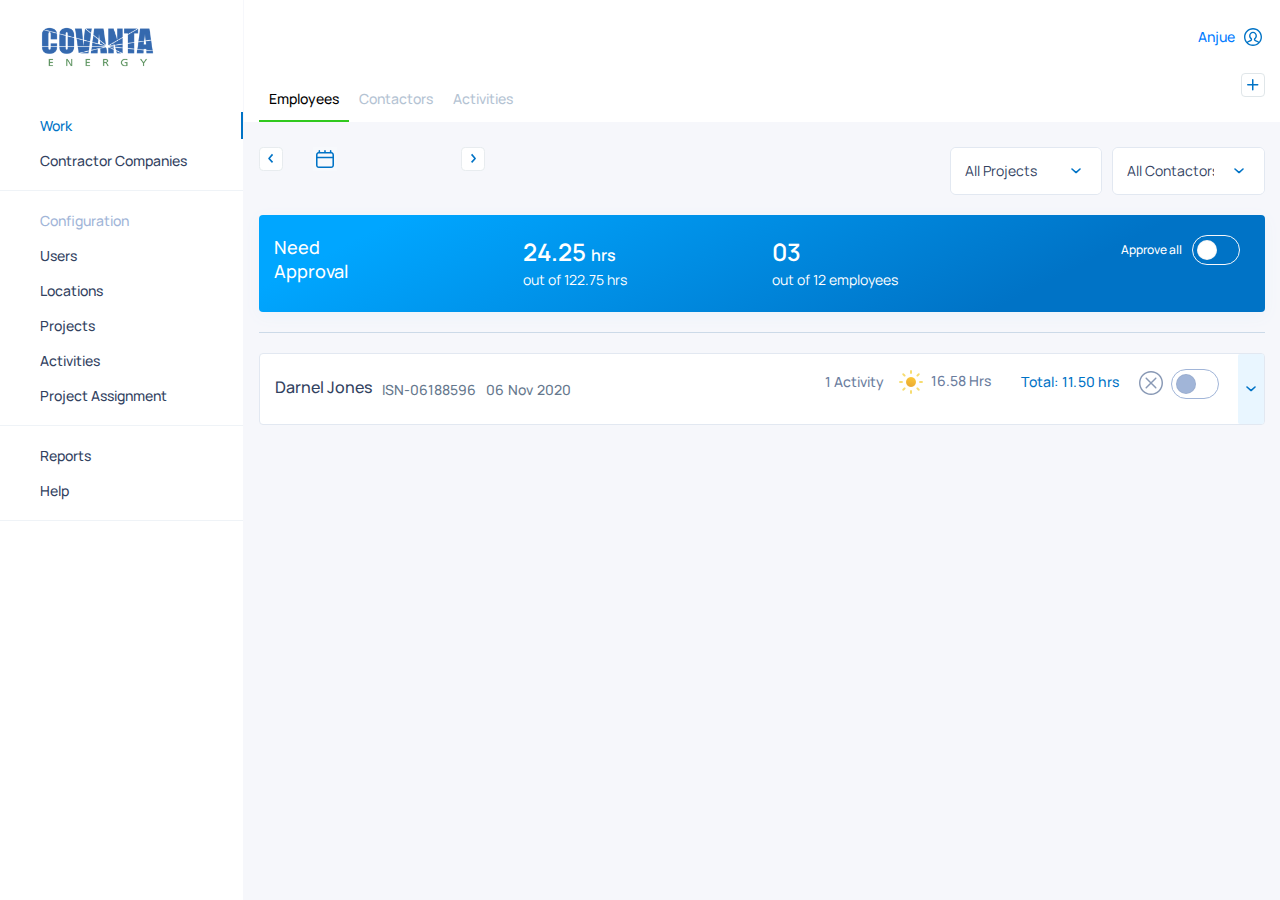
<file: index.html>
<!DOCTYPE html>
<html>
    <head>
        <title>Covanta - Employee</title>
        <meta charset="UTF-8">
        <meta name="viewport" content="width=device-width, initial-scale=1">
        <link rel="stylesheet" href="css/bootstrap.min.css">
        <link rel="stylesheet" href="css/style-ui.css">
       
       
        <link rel="stylesheet" href="css/style.css">
        <!-- <link rel="stylesheet" href="css/style-ui.css"> -->
    </head>
    <body>
        <div class="container-fluid">
            <div class="row flex-xl-nowrap wrap-box">
                <aside id="left-main-nav">
                    <h1><a href=""><img src="./images/logo.png" alt="Covanta"></a></h1>
                    <span class="menu-btn-close toggle d-lg-none"></span>
                    <ul>
                        <li class="active"><a href="./index.html">Work</a></li>
                        <li><a href="./company.html">Contractor Companies</a></li>
                    </ul>
                    <ul>
                        <li class="txt-grey"><a href="">Configuration</a></li>
                        <li><a href="./user-admin.html">Users</a></li>
                        <li><a href="">Locations</a></li>
                        <li><a href="">Projects</a></li>
                        <li><a href="./activity-status.html">Activities</a></li>
                        <li><a href="./assignment.html">Project Assignment</a></li>
                    </ul>
                    <ul>
                        <li><a href="">Reports</a></li>
                        <li><a href="./help.html">Help</a></li>
                    </ul>
                </aside>
                <div id="main-wrap">
                    <header id="header">
                        <div class="container-fluid d-flex justify-content-between">
                            <div class="mobile-menu d-lg-none">
                                <div class="toggle">
                                    <div class="bar"></div>
                                </div>
                                <span>Work</span>
                            </div>
                            

                              <div class="dropdown show ml-auto">
                                <a href="" class="lnk-plus mr-4  d-md-none" data-toggle="modal" data-target="#add-emp-1">+</a>
                                <a class="profile-setting dropdown-toggle" href="#" role="button" id="dropdownMenuLink" data-toggle="dropdown" aria-haspopup="true" aria-expanded="false">Anjue</a>                      
                                <div class="dropdown-menu dropdown-menu-right" aria-labelledby="dropdownMenuLink">
                                    <a class="dropdown-item" href="#" data-toggle="modal" data-target="#chngpwd">Change Password</a>
                                  <a class="dropdown-item" href="#">Logout</a>
                                </div>
                              </div>  
                        </div> 
                        <div class="container-fluid">
                            <div class="tab-header row  position-relative">
                                <nav class="col-md-8">
                                    <ul class="nav nav-pills justify-content-between justify-content-md-start" id="pills-tab" role="tablist">
                                        <li class="nav-item" role="presentation">
                                          <a class="nav-link active" id="employees-tab" data-toggle="pill" href="#pills-employees" role="tab" aria-controls="pills-employees" aria-selected="true">Employees</a>
                                        </li>
                                        <li class="nav-item" role="presentation">
                                          <a class="nav-link" id="contractors-tab" data-toggle="pill" href="#pills-contractors" role="tab" aria-controls="pills-contractors" aria-selected="false">Contactors</a>
                                        </li>
                                        <li class="nav-item" role="presentation">
                                          <a class="nav-link" id="activities-tab" data-toggle="pill" href="#pills-activities" role="tab" aria-controls="pills-activities" aria-selected="false">Activities</a>
                                        </li>
                                      </ul>
                                </nav>
                                <div class="col-md-4 d-none d-md-block">
                                    <a href="" class="lnk-plus" data-toggle="modal" data-target="#add-emp-1">+</a>
                                </div>                          
                            </div>
                        </div> 
                    </header>
                    
                    <div class="container-fluid main-container">                    
                        <div class="tab-data">
                            <div class="tab-content" id="pills-tabContent">
                                <div class="tab-pane fade show active" id="pills-employees" role="tabpanel" aria-labelledby="employees-tab">
                                    <div class="tab-filter row pt-3 mb-3">
                                        <div class=" col-md-8 mr-md-auto pt-4">
                                            <div class="date-picker d-flex week-picker-employee justify-content-between justify-content-md-start">
                                                <button class="prev-day btn" id="previous-day"></button>
                                                <input class="week-picker hasDatepicker" id="dp1606892809754">
                                                <button class="next-day btn" id="next-day"> </button>
                                            </div>
                                        </div>
                                        <div class="col-md-4 d-flex justify-content-end pt-4">
                                            <div class="select mr-md-3">
                                                <select name="" id="">
                                                    <option value="">All Projects</option>
                                                    <option value="">Hemstead Outage - Aug 2020</option>
                                                </select>
                                            </div>
                                            <div class="select">
                                                <select name="" id="">
                                                    <option value="">All Contactors</option>
                                                    <option value="">ABC Welding Company</option>
                                                </select>
                                            </div>
                                        </div>
                                    </div>
                                    <div class="tab-filter-info ">
                                        <div class="row">
                                            <div class="col-md-3 col-6 order-1 order-md-1">
                                                <h2>Need <br> Approval</h2>
                                            </div>
                                            <div class="col-md-3 col-6 order-3 order-md-2">
                                                <strong class="txt-bold">24.25 <small class="txt-small">hrs</small></strong><br>
                                                <span>out of <span class="sep-md"></span> 122.75 hrs</span>
                                            </div>
                                            <div class="col-md-4 col-6 order-4 order-md-3">
                                                <strong class="txt-bold">03</strong>
                                                <br>
                                                <span>out of 12 <span class="sep-md"></span> employees</span>
                                            </div>
                                            <div class="col-md-2 col-6 order-2 order-md-4">
                                                <div class="form-group justify-content-end d-flex align-items-center">  
                                                    <span class="txt-aprov-all">Approve all</span>
                                                    <span class="switch switch-lg">
                                                    <input type="checkbox" class="switch" id="switch-sm" data-toggle="modal" data-target="#alertModal">
                                                    <label for="switch-sm"></label>
                                                    </span>
                                                </div>                       
                                            </div>
                                        </div>
                                    </div>
                                    <hr class="divider">
                                    <ul class="card-list">
                                        <li class="card mb-4">
                                            <div class="row">
                                                    <div class="col-md-4 col-9 order-1 order-md-1 d-md-flex align-items-md-center clock-time">
                                                            <h2>Darnel Jones</h2>

                                                        <h3 class="pl-md-3  pb-3 pb-md-0">ISN-06188596</h3>
                                                        <span class="d-flex pb-4 pb-md-0 pl-md-3"><span class="d-sm-none d-md-block"></span>06 Nov 2020</span>
                                                        <input type="hidden" id="DW" value="2020-11-06">
                                                    </div>
                                                    <div class="col-md-6 ml-auto order-4 order-md-3 justify-content-md-end box-down">
                                                        <div class="d-md-inline-flex d-flex justify-content-between justify-content-md-end activity-emp-box">
                                                                <span class="txt-primary txt-activity pr-md-4">1 Activity</span>
                                                                <span class="txt-secondary txt-activity"><i class="ico-day mr-2"></i> 16.58 Hrs</span>
                                                            <a href="" class="details lnk-update pl-md-5" id="146bfc41-3547-447e-b9b6-3f9f56ef9c37|DAY|7253a921-9773-4cb2-9cd9-0cb1e31597c9|2020-11-06" data-toggle="modal" data-target="#update-emp-1">
                                                                    <span class="d-md-inline-block">Total: 11.50 hrs</span>
                                                            </a>
                                                        </div>
                                                    </div>
                                                    <div class="col-md-2 col-3  order-2 order-md-4 text-right col-btn-toggle pl-0">
                                                        <div class="form-group pr-md-5">
                                                                <span class="ico-close-gray mr-2 reject" id="146bfc41-3547-447e-b9b6-3f9f56ef9c37|ISN-06188596|DAY"></span>
                                                                    <span class="switch switch-lg">
                                                                        <input type="checkbox" class="switch switchApprove" id="ISN-06188596|146bfc41-3547-447e-b9b6-3f9f56ef9c37|DAY|2020-11-06" name="Approve">
                                                                        <label for="ISN-06188596|146bfc41-3547-447e-b9b6-3f9f56ef9c37|DAY|2020-11-06"></label>
                                                                    </span>
                                                        </div>
                                                        <a href="" class="lnk-hours-list d-none d-md-none d-md-block"></a>
                                                    </div>
                                                    <div class="col-md-12 order-5">
                                                        <ul class="acivity-view  d-flex flex-column">
                                                                        <li class="d-md-inline-flex d-flex row pt-4">
                                                                            <span class="col-10">* Unspecified *</span>
                                                                            <span class="col-2 text-right text-md-left txt-hrs">11.50 Hrs</span>
                                                                        </li>

                                                        </ul>
                                                        <a href="" class="lnk-hours-list mt-4 d-block d-md-none"></a>
                                                    </div>
                                            </div>
                                        </li>
                                        
                                    </ul>
    
    
                                    <!-- Employee Modal starts-->
    
                                    <!-- Add Employee Model -->
                                    <div class="modal fade" id="add-emp-1" tabindex="-1" aria-labelledby="addEmployee" style="display: none;" aria-hidden="true">
                                            <div class="modal-dialog modal-dialog-centered">
                                              <div class="modal-content">
                                                <div class="modal-header mb-5">
                                                  <h5 class="modal-title">Add timecard</h5>
                                                  <button type="button" class="close" data-dismiss="modal" aria-label="Close">
                                                    <span aria-hidden="true">×</span>
                                                  </button>
                                                </div>
                                                <div class="modal-body p-0">
                                                    <div class="col-md-12">
                                                        <div class="select mb-5">
                                                            <select name="" id="">
                                                                <option value="">Select Employee</option>
                                                                <option value="">John Honai (ISN-1224-1112)</option>
                                                                <option value="">John Honai (ISN-1224-1112)</option>
                                                            </select>
                                                        </div>
                                                        <div class="d-flex row align-items-center">
                                                            <div class="col-3 col-3 pr-0">
                                                                <!-- <span class="txt-secondary txt-activity"><i class="ico-week mr-2"></i> 10 Sep 2020</span> -->
                                                                <div class="date-picker date-picker-popup d-flex justify-content-between justify-content-md-start">
                                                                    <!-- <button class="prev-day btn" id="previous-day"></button> -->
                                                                    <input class="week-picker hasDatepicker" id="dp1606892809755">
                                                                    <!-- <button class="next-day btn" id="next-day"> </button> -->
                                                                </div>
                                                            
                                                            </div>
                                                            <div class="col-9 pl-0 pl-md-4 text-right">
                                                                <div class="day-night-chk">
                                                                    <div class="toggle-container d-flex">
                                                                        <input id="toggle-on" class="toggle toggle-left checked" name="toggle" type="radio" checked="">
                                                                        <label for="toggle-on" class="btn day-radio-btn"><span class="d-flex"><i class="ico-day mr-2"></i>Day</span></label>
                                                                        <input id="toggle-off" class="toggle toggle-right" name="toggle" type="radio">
                                                                        <label for="toggle-off" class="btn night-radio-btn"><span class="d-flex"><i class="ico-night mr-2"></i>Night</span></label>
                                                                    </div>
                                                                </div>
                                                            </div>
                                                        </div>
                                                        <ul class="row mt-4 activity-update-row">
                                                            <li class="d-flex mb-3">
                                                                <div class="col-6">
                                                                    <div class="select">
                                                                        <select name="" id="">
                                                                            <option value="">Select activity</option>
                                                                        </select>
                                                                    </div>
                                                                </div>
                                                                <div class="col-4 input-increment pl-0">
                                                                    <input type="number" class="increamenter" value="0" min="0" max="10000" step="1" style="display: none;"><div class="input-group  "><div class="input-group-prepend"><button style="min-width: 2.5rem" class="btn btn-decrement " type="button"><strong>−</strong></button></div><input type="text" inputmode="decimal" style="text-align: center" class="form-control increamenter" placeholder=""><div class="input-group-append"><button style="min-width: 2.5rem" class="btn btn-increment " type="button"><strong>+</strong></button></div></div>
                                                                </div>
                                                                <div class="col-2 input-increment pl-0 align-self-center">
                                                                    <span class="icon-delete invisible"></span>
                                                                </div>
                                                            </li>
                                                           <li class="d-flex mb-3">
                                                                <div class="col-6">
                                                                    <div class="select">
                                                                        <select name="" id="">
                                                                            <option value="">Select activity</option>
                                                                        </select>
                                                                    </div>
                                                                </div>
                                                                <div class="col-4 input-increment pl-0">
                                                                    <input type="number" class="increamenter" value="0" min="0" max="10000" step="1" style="display: none;"><div class="input-group  "><div class="input-group-prepend"><button style="min-width: 2.5rem" class="btn btn-decrement " type="button"><strong>−</strong></button></div><input type="text" inputmode="decimal" style="text-align: center" class="form-control increamenter" placeholder=""><div class="input-group-append"><button style="min-width: 2.5rem" class="btn btn-increment " type="button"><strong>+</strong></button></div></div>
                                                                </div>
                                                                <div class="col-2 input-increment pl-0 align-self-center">
                                                                    <span class="icon-delete"></span>
                                                                </div>
                                                            </li>
                                                            <li class="d-flex mb-3">
                                                                <div class="col-6">
                                                                    <div class="select">
                                                                        <select name="" id="">
                                                                            <option value="">Select activity</option>
                                                                        </select>
                                                                    </div>
                                                                </div>
                                                                <div class="col-4 input-increment pl-0">
                                                                    <input type="number" class="increamenter" value="0" min="0" max="10000" step="1" style="display: none;"><div class="input-group  "><div class="input-group-prepend"><button style="min-width: 2.5rem" class="btn btn-decrement " type="button"><strong>−</strong></button></div><input type="text" inputmode="decimal" style="text-align: center" class="form-control increamenter" placeholder=""><div class="input-group-append"><button style="min-width: 2.5rem" class="btn btn-increment " type="button"><strong>+</strong></button></div></div>
                                                                </div>
                                                                <div class="col-2 input-increment pl-0 align-self-center">
                                                                    <span class="icon-delete"></span>
                                                                </div>
                                                            </li>
                                                        </ul>
                                                        <div class="activity-operations">
                                                            <span class="ico-add-activity"></span>
                                                        </div>
                                                        <hr class="divider">
                                                        <div class="row total-hrs-holder">
                                                            <div class="col-6 col-md-8"><span class="txt-secondary txt-activity"><i class="ico-week mr-2"></i> 70.00 hrs</span></div>
                                                            <div class="col-6 col-md-4"><span class="txt-secondary txt-activity">Total:</span><span class="pl-3 txt-primary ">10.00 hrs</span></div>
                                                        </div>
                                                        <div class="row mt-3 align-items-center">
                                                            <div class="col-3 txt-aprov-day">Comment</div>
                                                            <div class="col-9 text-right">
                                                                <div class="select mb-0">
                                                                    <select name="" id="">
                                                                        <option value="">Select activity</option>
                                                                    </select>
                                                                </div>
                                                            </div>
                                                        </div>
                                                        <div class="row mt-3 align-items-center">
                                                            <div class="col-12 text-right">
                                                                <input type="text">
                                                            </div>
                                                        </div>
                                                        <div class="row mt-3">
                                                            <div class="col-8 txt-aprov-day">Approve hours for this day</div>
                                                            <div class="col-4 text-right">
                                                                <div class="form-group m-0">  
                                                                    <span class="switch switch-lg">
                                                                    <input type="checkbox" class="switch" id="switch-aprv-day">
                                                                    <label for="switch-aprv-day"></label>
                                                                    </span>
                                                                </div>
                                                            </div>
                                                        </div>
                                                        <div class="row mt-3">
                                                            <div class="col-8 txt-aprov-day">Reject hours for this shift</div>
                                                            <div class="col-4 text-right">
                                                                <a href="" class="ico-close-gray"></a>
                                                            </div>
                                                        </div>
                                                        
                                                    </div>
                                                </div>
                                                <div class="modal-footer d-flex text-right">
                                                  <button type="button" class="btn btn-time-primary btn-time">Save</button>
                                                </div>
                                              </div>
                                            </div>
                                          </div>
    
                                    <div class="modal fade" id="update-emp-1" tabindex="-1" aria-labelledby="updateEmployee" aria-hidden="true">
                                        <div class="modal-dialog modal-dialog-centered">
                                          <div class="modal-content">
                                            <div class="modal-header mb-5">
                                              <h5 class="modal-title">Allocate  timecard</h5>
                                              <button type="button" class="close" data-dismiss="modal" aria-label="Close">
                                                <span aria-hidden="true">×</span>
                                              </button>
                                            </div>
                                            <div class="modal-body p-0">
                                                <div class="col-md-12">
                                                    <div class="select mb-5 inactive">
                                                        <select name="" id="">
                                                            <option value="">John Honai (ISN-1224-1112)</option>
                                                        </select>
                                                    </div>
                                                    <div class="d-flex row">
                                                        <div class="col-6">
                                                            <!-- <span class="txt-secondary txt-activity"><i class="ico-week mr-2"></i> 10 Sep 2020</span> -->
                                                            <div class="date-picker date-picker-popup d-flex justify-content-between justify-content-md-start">
                                                                <!-- <button class="prev-day btn" id="previous-day"></button> -->
                                                                <input class="week-picker hasDatepicker" id="dp1606892809756">
                                                                <!-- <button class="next-day btn" id="next-day"> </button> -->
                                                            </div>
                                                        
                                                        </div>
                                                        <div class="col-6 text-right"><span class="txt-secondary txt-activity pr-5 mr-5"><i class="ico-night mr-2"></i> 10.00 hrs</span></div>
                                                    </div>
                                                    <ul class="row mt-4 activity-update-row">
                                                        <li class="d-flex mb-3">
                                                            <div class="col-6">
                                                                <div class="select">
                                                                    <select name="" id="">
                                                                        <option value="">Select activity</option>
                                                                    </select>
                                                                </div>
                                                            </div>
                                                            <div class="col-4 input-increment pl-0">
                                                                <input type="number" class="increamenter" value="0" min="0" max="10000" step="1" style="display: none;"><div class="input-group  "><div class="input-group-prepend"><button style="min-width: 2.5rem" class="btn btn-decrement " type="button"><strong>−</strong></button></div><input type="text" inputmode="decimal" style="text-align: center" class="form-control increamenter" placeholder=""><div class="input-group-append"><button style="min-width: 2.5rem" class="btn btn-increment " type="button"><strong>+</strong></button></div></div>
                                                            </div>
                                                            <div class="col-2 input-increment pl-0 align-self-center">
                                                                <span class="icon-delete invisible"></span>
                                                            </div>
                                                        </li>
                                                       <li class="d-flex mb-3">
                                                            <div class="col-6">
                                                                <div class="select">
                                                                    <select name="" id="">
                                                                        <option value="">Select activity</option>
                                                                    </select>
                                                                </div>
                                                            </div>
                                                            <div class="col-4 input-increment pl-0">
                                                                <input type="number" class="increamenter" value="0" min="0" max="10000" step="1" style="display: none;"><div class="input-group  "><div class="input-group-prepend"><button style="min-width: 2.5rem" class="btn btn-decrement " type="button"><strong>−</strong></button></div><input type="text" inputmode="decimal" style="text-align: center" class="form-control increamenter" placeholder=""><div class="input-group-append"><button style="min-width: 2.5rem" class="btn btn-increment " type="button"><strong>+</strong></button></div></div>
                                                            </div>
                                                            <div class="col-2 input-increment pl-0 align-self-center">
                                                                <span class="icon-delete"></span>
                                                            </div>
                                                        </li>
                                                        <li class="d-flex mb-3">
                                                            <div class="col-6">
                                                                <div class="select">
                                                                    <select name="" id="">
                                                                        <option value="">Select activity</option>
                                                                    </select>
                                                                </div>
                                                            </div>
                                                            <div class="col-4 input-increment pl-0">
                                                                <input type="number" class="increamenter" value="0" min="0" max="10000" step="1" style="display: none;"><div class="input-group  "><div class="input-group-prepend"><button style="min-width: 2.5rem" class="btn btn-decrement " type="button"><strong>−</strong></button></div><input type="text" inputmode="decimal" style="text-align: center" class="form-control increamenter" placeholder=""><div class="input-group-append"><button style="min-width: 2.5rem" class="btn btn-increment " type="button"><strong>+</strong></button></div></div>
                                                            </div>
                                                            <div class="col-2 input-increment pl-0 align-self-center">
                                                                <span class="icon-delete"></span>
                                                            </div>
                                                        </li>
                                                    </ul>
                                                    <div class="activity-operations">
                                                        <span class="ico-add-activity"></span>
                                                    </div>
                                                    <hr class="divider">
                                                    <div class="row total-hrs-holder">
                                                        <div class="col-6 col-md-8"><span class="txt-secondary txt-activity"><i class="ico-week mr-2"></i> 70.00 hrs</span></div>
                                                        <div class="col-6 col-md-4"><span class="txt-secondary txt-activity">Total:</span><span class="pl-3 txt-primary ">10.00 hrs</span></div>
                                                    </div>
                                                    <div class="row mt-3 align-items-center">
                                                        <div class="col-3 txt-aprov-day">Comment</div>
                                                        <div class="col-9 text-right">
                                                            <div class="select mb-0">
                                                                <select name="" id="">
                                                                    <option value="">Select activity</option>
                                                                </select>
                                                            </div>
                                                        </div>
                                                    </div>
                                                    <div class="row mt-3">
                                                        <div class="col-8 txt-aprov-day">Approve hours for this day</div>
                                                        <div class="col-4 text-right">
                                                            <div class="form-group m-0">  
                                                                <span class="switch switch-lg">
                                                                <input type="checkbox" class="switch" id="switch-aprv-day">
                                                                <label for="switch-aprv-day"></label>
                                                                </span>
                                                            </div>
                                                        </div>
                                                    </div>
                                                    <div class="row mt-3">
                                                        <div class="col-8 txt-aprov-day">Reject hours for this shift</div>
                                                        <div class="col-4 text-right">
                                                            <a href="" class="ico-close-gray"></a>
                                                        </div>
                                                    </div>
                                                    
                                                </div>
                                            </div>
                                            <div class="modal-footer d-flex justify-content-between modal-footer-multi">
                                              <button type="button" class="btn btn-time-secondary btn-time">Save</button>
                                              <button type="button" class="btn btn-time-primary btn-time">Save &amp; Next</button>
                                              <button type="button" class="btn btn-time-primary btn-time">Save &amp; New</button>
                                            </div>
                                          </div>
                                        </div>
                                      </div>
                                      <!-- Employee Modal ends-->
    
    
                                      <!-- alert starts-->
                                      <div class="modal fade alert-popup" id="alertModal" tabindex="-1" aria-labelledby="alertModalLabel" aria-hidden="true">
                                        <div class="modal-dialog modal-dialog-centered">
                                          <div class="modal-content">
                                            <div class="modal-header">
                                              <h5 class="modal-title" id="exampleModalLabel">Unallocated Timecards</h5>
                                              <button type="button" class="close" data-dismiss="modal" aria-label="Close">
                                                <span aria-hidden="true">×</span>
                                              </button>
                                            </div>
                                            <div class="modal-body p-0 mb-4">
                                                <div class="col-md-12">
                                                    <p>There is still unallocated time, which cannot be approved. Only allocated timecards will be approved.
                                                        evng paryam, cashum idam
                                                    </p>
                                                </div>
                                            </div>
                                            <div class="modal-footer d-flex justify-content-between">
                                              <button type="button" class="btn btn-time-secondary btn-time" data-dismiss="modal">Cancel</button>
                                              <button type="button" class="btn btn-time-primary btn-time">Approve allocated</button>
                                            </div>
                                          </div>
                                        </div>
                                      </div>
                                      <!-- alert ends-->
    
    
    
    
                                </div>
                                <div class="tab-pane fade" id="pills-contractors" role="tabpanel" aria-labelledby="contractors-tab">
                                    <div class="tab-filter row pt-3 mb-3">
                                        <div class=" col-md-8 mr-md-auto pt-4">
                                            <div class="date-picker  week-picker-contactor d-flex justify-content-between justify-content-md-start">
                                                <button class="prev-day btn" id="previous-day"></button>
                                                <input type="hidden" name="contractor-calender" value="" id="contractor-calender">
                                                <label class="week-picker-contract" for="contractor-calender">All Unreviewed</label>
                                                <button class="next-day btn" id="next-day"> </button>
                                                <div class="calender-popup chk-box-all">
                                                    <div class="chk-custom">
                                                        <input type="checkbox" checked="" name="" id="show-all">
                                                        <label for="show-all">Show all unreviewed</label>
                                                    </div>
                                                    <span id="datepicker-contract" class="hasDatepicker"><div class="ui-datepicker-inline ui-datepicker ui-widget ui-widget-content ui-helper-clearfix ui-corner-all" style="display: block;"><div class="ui-datepicker-header ui-widget-header ui-helper-clearfix ui-corner-all"><a class="ui-datepicker-prev ui-corner-all" data-handler="prev" data-event="click" title="Prev"><span class="ui-icon ui-icon-circle-triangle-w">Prev</span></a><a class="ui-datepicker-next ui-corner-all" data-handler="next" data-event="click" title="Next"><span class="ui-icon ui-icon-circle-triangle-e">Next</span></a><div class="ui-datepicker-title"><span class="ui-datepicker-month">Dec</span>&nbsp;<span class="ui-datepicker-year">2020</span></div></div><table class="ui-datepicker-calendar"><thead><tr><th scope="col" class="ui-datepicker-week-end"><span title="Sunday">SUN</span></th><th scope="col"><span title="Monday">MON</span></th><th scope="col"><span title="Tuesday">TUE</span></th><th scope="col"><span title="Wednesday">WED</span></th><th scope="col"><span title="Thursday">THU</span></th><th scope="col"><span title="Friday">FRI</span></th><th scope="col" class="ui-datepicker-week-end"><span title="Saturday">SAT</span></th></tr></thead><tbody><tr><td class=" ui-datepicker-week-end ui-datepicker-other-month " data-handler="selectDay" data-event="click" data-month="10" data-year="2020"><a class="ui-state-default ui-priority-secondary" href="#">29</a></td><td class=" ui-datepicker-other-month " data-handler="selectDay" data-event="click" data-month="10" data-year="2020"><a class="ui-state-default ui-priority-secondary" href="#">30</a></td><td class=" " data-handler="selectDay" data-event="click" data-month="11" data-year="2020"><a class="ui-state-default" href="#">1</a></td><td class=" ui-datepicker-days-cell-over  ui-datepicker-current-day ui-datepicker-today" data-handler="selectDay" data-event="click" data-month="11" data-year="2020"><a class="ui-state-default ui-state-highlight ui-state-active ui-state-hover" href="#">2</a></td><td class=" " data-handler="selectDay" data-event="click" data-month="11" data-year="2020"><a class="ui-state-default" href="#">3</a></td><td class=" " data-handler="selectDay" data-event="click" data-month="11" data-year="2020"><a class="ui-state-default" href="#">4</a></td><td class=" ui-datepicker-week-end " data-handler="selectDay" data-event="click" data-month="11" data-year="2020"><a class="ui-state-default" href="#">5</a></td></tr><tr><td class=" ui-datepicker-week-end " data-handler="selectDay" data-event="click" data-month="11" data-year="2020"><a class="ui-state-default" href="#">6</a></td><td class=" " data-handler="selectDay" data-event="click" data-month="11" data-year="2020"><a class="ui-state-default" href="#">7</a></td><td class=" " data-handler="selectDay" data-event="click" data-month="11" data-year="2020"><a class="ui-state-default" href="#">8</a></td><td class=" " data-handler="selectDay" data-event="click" data-month="11" data-year="2020"><a class="ui-state-default" href="#">9</a></td><td class=" " data-handler="selectDay" data-event="click" data-month="11" data-year="2020"><a class="ui-state-default" href="#">10</a></td><td class=" " data-handler="selectDay" data-event="click" data-month="11" data-year="2020"><a class="ui-state-default" href="#">11</a></td><td class=" ui-datepicker-week-end " data-handler="selectDay" data-event="click" data-month="11" data-year="2020"><a class="ui-state-default" href="#">12</a></td></tr><tr><td class=" ui-datepicker-week-end " data-handler="selectDay" data-event="click" data-month="11" data-year="2020"><a class="ui-state-default" href="#">13</a></td><td class=" " data-handler="selectDay" data-event="click" data-month="11" data-year="2020"><a class="ui-state-default" href="#">14</a></td><td class=" " data-handler="selectDay" data-event="click" data-month="11" data-year="2020"><a class="ui-state-default" href="#">15</a></td><td class=" " data-handler="selectDay" data-event="click" data-month="11" data-year="2020"><a class="ui-state-default" href="#">16</a></td><td class=" " data-handler="selectDay" data-event="click" data-month="11" data-year="2020"><a class="ui-state-default" href="#">17</a></td><td class=" " data-handler="selectDay" data-event="click" data-month="11" data-year="2020"><a class="ui-state-default" href="#">18</a></td><td class=" ui-datepicker-week-end " data-handler="selectDay" data-event="click" data-month="11" data-year="2020"><a class="ui-state-default" href="#">19</a></td></tr><tr><td class=" ui-datepicker-week-end " data-handler="selectDay" data-event="click" data-month="11" data-year="2020"><a class="ui-state-default" href="#">20</a></td><td class=" " data-handler="selectDay" data-event="click" data-month="11" data-year="2020"><a class="ui-state-default" href="#">21</a></td><td class=" " data-handler="selectDay" data-event="click" data-month="11" data-year="2020"><a class="ui-state-default" href="#">22</a></td><td class=" " data-handler="selectDay" data-event="click" data-month="11" data-year="2020"><a class="ui-state-default" href="#">23</a></td><td class=" " data-handler="selectDay" data-event="click" data-month="11" data-year="2020"><a class="ui-state-default" href="#">24</a></td><td class=" " data-handler="selectDay" data-event="click" data-month="11" data-year="2020"><a class="ui-state-default" href="#">25</a></td><td class=" ui-datepicker-week-end " data-handler="selectDay" data-event="click" data-month="11" data-year="2020"><a class="ui-state-default" href="#">26</a></td></tr><tr><td class=" ui-datepicker-week-end " data-handler="selectDay" data-event="click" data-month="11" data-year="2020"><a class="ui-state-default" href="#">27</a></td><td class=" " data-handler="selectDay" data-event="click" data-month="11" data-year="2020"><a class="ui-state-default" href="#">28</a></td><td class=" " data-handler="selectDay" data-event="click" data-month="11" data-year="2020"><a class="ui-state-default" href="#">29</a></td><td class=" " data-handler="selectDay" data-event="click" data-month="11" data-year="2020"><a class="ui-state-default" href="#">30</a></td><td class=" " data-handler="selectDay" data-event="click" data-month="11" data-year="2020"><a class="ui-state-default" href="#">31</a></td><td class=" ui-datepicker-other-month " data-handler="selectDay" data-event="click" data-month="0" data-year="2021"><a class="ui-state-default ui-priority-secondary" href="#">1</a></td><td class=" ui-datepicker-week-end ui-datepicker-other-month " data-handler="selectDay" data-event="click" data-month="0" data-year="2021"><a class="ui-state-default ui-priority-secondary" href="#">2</a></td></tr></tbody></table></div></span>
                                                    <input id="datepicker-contract-ip" type="text">
                                                </div>
                                            </div>
                                        </div>
                                        <div class="col-md-4 d-flex justify-content-end pt-4">
                                            <div class="select mr-md-3">
                                                <select name="" id="">
                                                    <option value="">All Projects</option>
                                                    <option value="">Hemstead Outage - Aug 2020</option>
                                                </select>
                                            </div>
                                            <div class="select">
                                                <select name="" id="">
                                                    <option value="">All Contactors</option>
                                                    <option value="">ABC Welding Company</option>
                                                </select>
                                            </div>
                                        </div>
                                    </div>
                                    <div class="tab-filter-info ">
                                        <div class="row">
                                            <div class="col-md-4 col-12 order-1 order-md-1">
                                                <h2>Needs <br> Review</h2>
                                            </div>
                                            <div class="col-md-4 col-6 order-3 order-md-2">
                                                <strong class="txt-bold">24.25 <small class="txt-small">hrs</small></strong><br>
                                                <span>out of <span class="sep-md"></span> 122.75 hrs</span>
                                            </div>
                                            <div class="col-md-4 col-6 order-4 order-md-3">
                                                <strong class="txt-bold">1</strong>
                                                <br>
                                                <span>out of 1 <span class="sep-md"></span> contractors</span>
                                            </div>
                                            
                                        </div>
                                    </div>
                                    <hr class="divider">
                                    <ul class="card-list">
                                        <li class="card mb-4">
                                            <div class="row">
                                                <div class="col-md-4 col-9 order-1 order-md-1 d-md-flex align-items-md-center">
                                                    <a href="" class="d-flex align-items-center lnk-contactor-title">
                                                        <h2 class="mb-md-0">ABC Welding Company</h2>
                                                        <span class="spn-contract-date pl-md-3">10 Sep 2020</span>
                                                    </a>
                                                </div>
                                                <div class="col-md-7 col-12 order-3 order-md-3 mt-3 mt-md-0 ">
                                                    <div class=" d-flex flex-md-row flex-column justify-content-md-end align-items-md-center">
                                                        <span class="txt-primary-sec txt-activity mr-3">2 Activities</span>
                                                        <span class="txt-primary-sec txt-activity"><i class="ico-clock-warning"></i>6.00 hrs</span>
                                                        
                                                        <span class="txt-primary txt-act-hrs pl-md-5 pl-md-2">98.50/122.75 hrs approved</span>
                                                    </div>
                                                </div>
                                                <div class="col-md-1 col-3  order-2 order-md-4  text-right">
                                                    <div class="form-group pr-md-5 mb-0">  
                                                        <span class="switch switch-lg">
                                                        <input type="checkbox" class="switch" id="switch-sm-12">
                                                        <label for="switch-sm-12"></label>
                                                        </span>
                                                    </div>
                                                    <a href="" class="lnk-hours-list d-none d-md-none d-md-block"></a>
                                                </div>
                                                <div class="col-md-12 order-4 order-md-4">
                                                    <ul class="acivity-view  d-flex flex-column">
                                                        <li class="d-md-inline-flex d-flex row pt-4">
                                                            <span class="col-8 col-md-6 order-1 order-md-1">A12311 Jet lance slurry lines</span>
                                                            <span class="col-12 col-md-3 order-3 order-md-2 text-left txt-hrs-contract text-md-right">38.50/62.75 Hrs approved</span>
                                                            <div class="col-4 col-md-3 order-2 order-md-3 text-right">
                                                                <span class="switch switch-lg pr-md-5">
                                                                    <input type="checkbox" class="switch" id="switch-sm-cont-1">
                                                                    <label for="switch-sm-cont-1"></label>
                                                                </span>
                                                            </div>
                                                        </li>
                                                        <li class="d-md-inline-flex d-flex row pt-4">
                                                            <span class="col-8 col-md-6 order-1 order-md-1">A12311 Vaccum out primary air duct</span>
                                                            <span class="col-12 col-md-3 order-3 order-md-2 text-left txt-hrs-contract text-md-right">60/60 Hrs approved</span>
                                                            <div class="col-4 col-md-3 order-2 order-md-3 text-right">
                                                                <span class="switch switch-lg pr-md-5">
                                                                    <input type="checkbox" class="switch" id="switch-sm-cont-2">
                                                                    <label for="switch-sm-cont-2"></label>
                                                                </span>
                                                            </div>
                                                        </li>
                                                    </ul>
                                                    <a href="" class="lnk-hours-list mt-4 d-md-block d-lg-none"></a>
                                                </div>
                                            </div>
                                        </li>
                                        <li class="card mb-4">
                                            <div class="row">
                                                <div class="col-md-4 col-9 order-1 order-md-1 d-md-flex align-items-md-center">
                                                    <h2 class="mb-md-0">ABC Welding Company</h2>
                                                    <span class="spn-contract-date pl-md-3">10 Sep 2020</span>
                                                </div>
                                                <div class="col-md-7 col-12 order-3 order-md-3 mt-3 mt-md-0 ">
                                                    <div class=" d-flex flex-md-row flex-column justify-content-md-end align-items-md-center">
                                                        <span class="txt-primary-sec txt-activity mr-3">2 Activities</span>
                                                        <span class="txt-primary-sec txt-activity"><i class="ico-pen"></i>6.00 hrs</span>
                                                        
                                                        <span class="txt-primary txt-act-hrs pl-md-5 pl-md-2">98.50/122.75 hrs approved</span>
                                                    </div>
                                                </div>
                                                <div class="col-md-1 col-3  order-2 order-md-4  text-right">
                                                    <div class="form-group pr-md-5 mb-0">  
                                                        <span class="switch switch-lg">
                                                        <input type="checkbox" class="switch" id="switch-sm-12">
                                                        <label for="switch-sm-12"></label>
                                                        </span>
                                                    </div>
                                                    <a href="" class="lnk-hours-list d-none d-md-none d-md-block"></a>
                                                </div>
                                                <div class="col-md-12 order-4 order-md-4">
                                                    <ul class="acivity-view  d-flex flex-column">
                                                        <li class="d-md-inline-flex d-flex row pt-4">
                                                            <span class="col-8 col-md-6 order-1 order-md-1">A12311 Jet lance slurry lines</span>
                                                            <span class="col-12 col-md-3 order-3 order-md-2 text-left txt-hrs-contract text-md-right">38.50/62.75 Hrs approved</span>
                                                            <div class="col-4 col-md-3 order-2 order-md-3 text-right">
                                                                <span class="switch switch-lg pr-md-5">
                                                                    <input type="checkbox" class="switch" id="switch-sm-cont-1">
                                                                    <label for="switch-sm-cont-1"></label>
                                                                </span>
                                                            </div>
                                                        </li>
                                                        <li class="d-md-inline-flex d-flex row pt-4">
                                                            <span class="col-8 col-md-6 order-1 order-md-1">A12311 Vaccum out primary air duct</span>
                                                            <span class="col-12 col-md-3 order-3 order-md-2 text-left txt-hrs-contract text-md-right">60/60 Hrs approved</span>
                                                            <div class="col-4 col-md-3 order-2 order-md-3 text-right">
                                                                <span class="switch switch-lg pr-md-5">
                                                                    <input type="checkbox" class="switch" id="switch-sm-cont-2">
                                                                    <label for="switch-sm-cont-2"></label>
                                                                </span>
                                                            </div>
                                                        </li>
                                                    </ul>
                                                    <a href="" class="lnk-hours-list mt-4 d-md-block d-lg-none"></a>
                                                </div>
                                            </div>
                                        </li>
                                    </ul>
                                </div>
                                <div class="tab-pane fade" id="pills-activities" role="tabpanel" aria-labelledby="activities-tab">
                                    <div class="tab-filter row pt-3 mb-3 justify-content-between">
                                        <div class="col-md-8 d-flex align-items-center flex-column flex-md-row mt-4 mt-md-0">
                                            <div class="date-picker d-flex week-picker-employee justify-content-between justify-content-md-start">
                                                <button class="prev-day btn" id="previous-day"></button>
                                                <input class="week-picker hasDatepicker" id="dp1606892809757">
                                                <button class="next-day btn" id="next-day"> </button>
                                            </div>
                                            <div class="day-night-chk ml-md-4 mt-4 mt-md-0 mr-0 ml-0">
                                                <div class="toggle-container d-flex">
                                                    <input id="toggle-on1" class="toggle toggle-left checked" name="toggle" type="radio" checked="">
                                                    <label for="toggle-on1" class="btn day-radio-btn"><span class="d-flex"><i class="ico-day mr-2"></i>Day</span></label>
                                                    <input id="toggle-off1" class="toggle toggle-right" name="toggle" type="radio">
                                                    <label for="toggle-off1" class="btn night-radio-btn"><span class="d-flex"><i class="ico-night mr-2"></i>Night</span></label>
                                                </div>
                                            </div>
                                        </div>
                                        <div class="col-md-4 flex-column flex-md-row d-flex pt-4">
                                            <div class="select mr-md-3">
                                                <select name="" id="">
                                                    <option value="">All Projects</option>
                                                    <option value="">Hemstead Outage - Aug 2020</option>
                                                </select>
                                            </div>
                                            <div class="select">
                                                <select name="" id="">
                                                    <option value="">All Contactors</option>
                                                    <option value="">ABC Welding Company</option>
                                                </select>
                                            </div>
                                        </div>
                                    </div>
                                    <div class="tab-filter-info ">
                                        <div class="row">
                                            <div class="col-md-4 col-12 order-1 order-md-1">
                                                <h2>3 <br> Activity</h2>
                                            </div>
                                            <div class="col-md-4 col-6 order-3 order-md-2">
                                                <strong class="txt-bold">18.50 <small class="txt-small">hrs</small></strong><br>
                                                <span>Hours clocked</span>
                                            </div>
                                            <div class="col-md-4 col-6 order-4 order-md-3">
                                                <strong class="txt-bold">209.5 <small class="txt-small">hrs</small></strong>
                                                <br>
                                                <span>Daiy total entered</span>
                                            </div>
                                            
                                        </div>
                                    </div>
                                    <hr class="divider">
                                    <ul class="card-list activity-card-list">   
                                        <li class="card mb-4">
                                            <div class="row">
                                                <div class="col-md-4 col-9 order-1 mb-3 mb-md-0">
                                                    <h2>Inspect / UT 2nd Pass - (Tech Std 303-4)</h2>
                                                </div>  
                                                <div class="col-md-2 col-6 order-3 order-md-2">
                                                    <span class="txt-primary-sec txt-activity"><span class="d-block d-md-inline">Hours Worked:</span>15.50 hrs</span> 
                                                </div>  
                                                <div class="col-md-2  col-6 order-4 order-md-3">
                                                    <span class="txt-primary-sec txt-activity"><span class="d-block d-md-inline">Remaining:</span>35.00 hrs</span> 
                                                </div>  
                                                <div class="col-md-3 order-5 order-md-4 mt-3 mt-md-0">
                                                    <span class="txt-primary-sec txt-activity"><span>Est Complete:</span>2020-10-22</span> 
                                                    <i class="ico-green-tick"></i>
                                                </div>  
                                                <div class="col-md-1 col-3 text-right order-md-5 order-2 pl-0">
                                                    <div class="form-group mb-0">  
                                                        <span class="switch switch-lg">
                                                        <input type="checkbox" class="switch" id="switch-sm-1">
                                                        <label for="switch-sm-1"></label>
                                                        </span>
                                                    </div>
                                                </div>                               
                                            </div>
                                        </li>   
                                        <li class="card mb-4">
                                            <div class="row">
                                                <div class="col-md-4 col-9 order-1 mb-3 mb-md-0">
                                                    <h2>Inspect / UT 2nd Pass - (Tech Std 303-4)</h2>
                                                </div>  
                                                <div class="col-md-2 col-6 order-3 order-md-2">
                                                    <span class="txt-primary-sec txt-activity"><span class="d-block d-md-inline">Hours Worked:</span>15.50 hrs</span> 
                                                </div>  
                                                <div class="col-md-2  col-6 order-4 order-md-3">
                                                    <span class="txt-primary-sec txt-activity"><span class="d-block d-md-inline">Remaining:</span>35.00 hrs</span> 
                                                </div>  
                                                <div class="col-md-3 order-5 order-md-4 mt-3 mt-md-0">
                                                    <span class="txt-primary-sec txt-activity"><span>Est Complete:</span>2020-10-22</span> 
                                                </div>  
                                                <div class="col-md-1 col-3 text-right order-md-5 order-2 pl-0">
                                                    <div class="form-group mb-0">  
                                                        <span class="switch switch-lg">
                                                        <input type="checkbox" class="switch" id="switch-sm-2">
                                                        <label for="switch-sm-2"></label>
                                                        </span>
                                                    </div>
                                                </div>                               
                                            </div>
                                        </li>   
                                        <li class="card mb-4">
                                            <div class="row">
                                                <div class="col-md-4 col-9 order-1 mb-3 mb-md-0">
                                                    <h2>Inspect / UT 2nd Pass - (Tech Std 303-4)</h2>
                                                </div>  
                                                <div class="col-md-2 col-6 order-3 order-md-2">
                                                    <span class="txt-primary-sec txt-activity"><span class="d-block d-md-inline">Hours Worked:</span>15.50 hrs</span> 
                                                </div>  
                                                <div class="col-md-2  col-6 order-4 order-md-3">
                                                    <span class="txt-primary-sec txt-activity"><span class="d-block d-md-inline">Remaining:</span>35.00 hrs</span> 
                                                </div>  
                                                <div class="col-md-3 order-5 order-md-4 mt-3 mt-md-0">
                                                    <span class="txt-primary-sec txt-activity"><span>Est Complete:</span>2020-10-22</span> 
                                                    <i class="ico-green-tick"></i>
                                                </div>  
                                                <div class="col-md-1 col-3 text-right order-md-5 order-2 pl-0">
                                                    <div class="form-group mb-0">  
                                                        <span class="switch switch-lg">
                                                        <input type="checkbox" class="switch" id="switch-sm-3">
                                                        <label for="switch-sm-3"></label>
                                                        </span>
                                                    </div>
                                                </div>                               
                                            </div>
                                        </li>   
                                    </ul>
    
                                    <button type="button" class="btn btn-primary" data-toggle="modal" data-target="#update-activity">
                                        update activity status
                                      </button>
                                      <div class="modal fade" id="update-activity" tabindex="-1" role="dialog" aria-labelledby="myModalLabel">
                                        <div class="modal-dialog modal-dialog-centered" role="document">
                                          <div class="modal-content">
                                            <div class="modal-header mb-5">
                                              <h4 class="modal-title" id="myModalLabel">Update activity status</h4>
                                              <button type="button" class="close" data-dismiss="modal" aria-label="Close"><span aria-hidden="true">×</span></button>
                                            </div>
                                            <div class="modal-body p-0">
                                                <div class="pl-4 mb-5">
                                                    <h3 class="modal-title">Inspect / UT 2nd Pass - (Tech Std 303-4)</h3>
                                                </div>
                                                
                                              <form>
                                                  <div class="form-group d-flex">
                                                    <label for="" class="col-sm-4 col-5 col-form-label">2020-10-22</label>
                                                      <div class="col-md-8 col-7">
                                                        <div class="day-night-chk ml-0">
                                                            <div class="toggle-container d-flex">
                                                                <input id="toggle-on2" class="toggle toggle-left checked" name="toggle" type="radio" checked="">
                                                                <label for="toggle-on2" class="btn day-radio-btn"><span class="d-flex"><i class="ico-day mr-2"></i>Day</span></label>
                                                                <input id="toggle-off2" class="toggle toggle-right" name="toggle" type="radio">
                                                                <label for="toggle-off2" class="btn night-radio-btn"><span class="d-flex"><i class="ico-night mr-2"></i>Night</span></label>
                                                            </div>
                                                        </div>
                                                      </div>
                                                  </div>
                                                  <div class="form-group d-flex">
                                                    <label for="" class="col-sm-4 col-5 col-form-label">Hours worked</label>
                                                    <div class="col-sm-8 col-7">
                                                      <input type="text" class="form-control">
                                                    </div>
                                                  </div>
                                                  <div class="form-group d-flex">
                                                    <label for="" class="col-sm-4 col-5 col-form-label">Hours remaining</label>
                                                    <div class="col-sm-8 col-7">
                                                      <input type="text" class="form-control" id="" placeholder="">
                                                    </div>
                                                  </div>
                                                  <div class="form-group d-flex">
                                                    <label for="" class="col-sm-4 col-5 col-form-label">Estimated completion date</label>
                                                    <div class="col-sm-8 col-7 align-self-center">
                                                        <div class="date-picker date-picker-popup  justify-content-between justify-content-md-start">
                                                            <input class="week-picker hasDatepicker" id="dp1606892809758">
                                                        </div>
                                                    </div>
                                                  </div>
                                                  <div class="form-group d-flex justify-content-end">
                                                    <div class="col-sm-8"><label for="" class=" col-form-label text-center">OR</label></div>
                                                  </div>
                                                  <div class="form-group d-flex">
                                                    <label for="" class="col-sm-4 col-5 col-form-label">Activity complete</label>
                                                    <div class="col-sm-8 col-7">
                                                        <div class="form-group mb-0">  
                                                            <span class="switch switch-lg">
                                                            <input type="checkbox" class="switch" id="switch-sm-a1">
                                                            <label for="switch-sm-a1"></label>
                                                            </span>
                                                        </div>
                                                    </div>
                                                  </div>
                                                  <div class="d-flex">
                                                    <div class="col-sm-12">
                                                        <hr class="divider">
                                                    </div>
                                                  </div>
                                                  
                                                  <div class="form-group d-flex">
                                                    <label for="" class="col-sm-4 col-5 col-form-label">Submit activity</label>
                                                    <div class="col-sm-8 col-7">
                                                        <div class="form-group mb-0">  
                                                            <span class="switch switch-lg">
                                                            <input type="checkbox" class="switch" id="switch-sm-a2">
                                                            <label for="switch-sm-a2"></label>
                                                            </span>
                                                        </div>
                                                    </div>
                                                  </div>
                                              </form>
                                            </div>
                                            <div class="modal-footer d-flex mt-5 justify-content-between modal-footer-multi">
                                                <button type="button" class="btn btn-time-primary btn-time">Save</button>
                                                <button type="button" class="btn btn-time-primary btn-time">Save &amp; Next</button>
                                            </div>
                                          </div>
                                        </div>
                                      </div>
                                </div>
                            </div>
                        </div>
                    </div>
                </div>
            </div>
        </div>


    
        <script src="js/jquery-3.5.1.min.js"></script>
        <script src="js/bootstrap.bundle.min.js"></script>
        <script src="js/bootstrap-input-spinner.js"></script>        
        <script src="js/bootstrap-input-spinner.js"></script>   
        <script src="js/jquery-ui.js"></script>
        <script src="js/custom.js"></script>
        <!-- <script src="js/bootstrap.min.js"></script> -->
        
        
    </body>
</html>
</file>
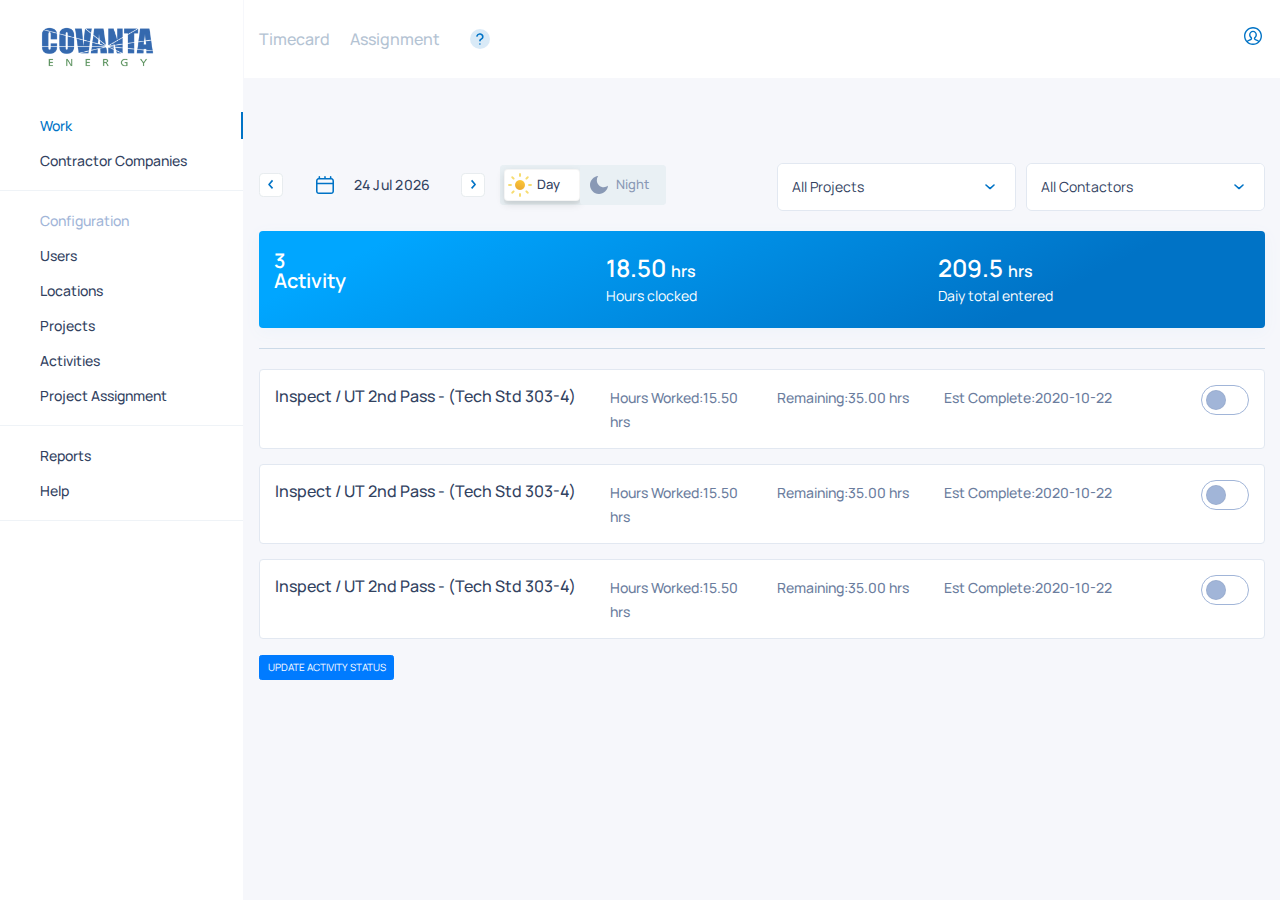
<file: activity-status.html>
<!DOCTYPE html>
<html>
    <head>
        <title>Covanta - Employee</title>
        <meta charset="UTF-8">
        <meta name="viewport" content="width=device-width, initial-scale=1">
        <link rel="stylesheet" href="css/bootstrap.min.css">
        <link rel="stylesheet" href="css/style-ui.css">
        <link rel="stylesheet" href="css/style.css">
    </head>
    <body>
        <div class="container-fluid">
            <div class="row flex-xl-nowrap wrap-box">
                <aside id="left-main-nav">
                    <h1><a href=""><img src="./images/logo.png" alt="Covanta"></a></h1>
                    <span class="menu-btn-close toggle d-lg-none"></span>
                    <ul>
                        <li class="active"><a href="./index.html">Work</a></li>
                        <li><a href="./company.html">Contractor Companies</a></li>
                    </ul>
                    <ul>
                        <li class="txt-grey"><a href="">Configuration</a></li>
                        <li><a href="./user-admin.html">Users</a></li>
                        <li><a href="">Locations</a></li>
                        <li><a href="">Projects</a></li>
                        <li><a href="./activity-status.html">Activities</a></li>
                        <li><a href="./assignment.html">Project Assignment</a></li>
                    </ul>
                    <ul>
                        <li><a href="">Reports</a></li>
                        <li><a href="./help.html">Help</a></li>
                    </ul>
                </aside>
                <div id="main-wrap">
                    <header id="header">
                        <div class="container-fluid d-flex justify-content-between">
                            <nav class="navbar navbar-light">
                                <div class="dropdown menu-selection d-md-none">
                                    <button id="dLabel" class="dropdown-select" type="button" data-toggle="dropdown" aria-haspopup="true" aria-expanded="false">Assignment<span class="caret"></span>
                                    </button>
                                    <ul class="dropdown-menu" aria-labelledby="dLabel">
                                        <li><a href="employee.html">Timecard</a></li>
                                        <li><a href="assignment.html">Assignment</a></li>
                                    </ul>
                                </div>
                                <div class="menu-wrap d-none d-md-block ">
                                    <ul class="header-menu d-flex">
                                        <li><a href="employee.html">Timecard</a></li>
                                        <li><a href="assignment.html">Assignment</a></li>
                                    </ul>
                                </div>
                                <span class="d-flex help-btn ml-3"><i class="ico-help"></i></span>                        
                              </nav>
                              <div class="dropdown show">
                                <a class="profile-setting dropdown-toggle" href="#" role="button" id="dropdownMenuLink" data-toggle="dropdown" aria-haspopup="true" aria-expanded="false"></a>                      
                                <div class="dropdown-menu dropdown-menu-right" aria-labelledby="dropdownMenuLink">
                                  <a class="dropdown-item" href="#">Logout</a>
                                </div>
                              </div>  
                        </div>
                    </header>
                    <main class="assignment-wrap">
                        <div class="container-fluid main-container">
                            <div class="tab-filter row pt-3 mb-3 justify-content-between">
                                <div class="col-md-4 d-flex align-items-center">
                                    <div class="date-picker d-flex week-picker-employee justify-content-between justify-content-md-start">
                                        <button class="prev-day btn" id="previous-day"></button>
                                        <input class="week-picker">
                                        <button class="next-day btn" id="next-day"> </button>
                                    </div>
                                    <div class="day-night-chk ml-md-4 mt-4 mt-md-0 mr-0 ml-0">
                                        <div class="toggle-container d-flex">
                                            <input id="toggle-on" class="toggle toggle-left checked" name="toggle" type="radio" checked="">
                                            <label for="toggle-on" class="btn day-radio-btn"><span class="d-flex"><i class="ico-day mr-2"></i>Day</span></label>
                                            <input id="toggle-off" class="toggle toggle-right" name="toggle" type="radio">
                                            <label for="toggle-off" class="btn night-radio-btn"><span class="d-flex"><i class="ico-night mr-2"></i>Night</span></label>
                                        </div>
                                    </div>
                                </div>
                                <div class="col-md-6 flex-column flex-md-row d-flex pt-4">
                                    <div class="select mr-md-3">
                                        <select name="" id="">
                                            <option value="">All Projects</option>
                                            <option value="">Hemstead Outage - Aug 2020</option>
                                        </select>
                                    </div>
                                    <div class="select">
                                        <select name="" id="">
                                            <option value="">All Contactors</option>
                                            <option value="">ABC Welding Company</option>
                                        </select>
                                    </div>
                                </div>
                            </div>
                            <div class="assignment-wrap-add assignment-wrap-add-box">
                                <div class="tab-filter-info ">
                                    <div class="row">
                                        <div class="col-md-4 col-12 order-1 order-md-1">
                                            <h2>3 <br> Activity</h2>
                                        </div>
                                        <div class="col-md-4 col-6 order-3 order-md-2">
                                            <strong class="txt-bold">18.50 <small class="txt-small">hrs</small></strong><br>
                                            <span>Hours clocked</span>
                                        </div>
                                        <div class="col-md-4 col-6 order-4 order-md-3">
                                            <strong class="txt-bold">209.5 <small class="txt-small">hrs</small></strong>
                                            <br>
                                            <span>Daiy total entered</span>
                                        </div>
                                        
                                    </div>
                                </div>
                                <hr class="divider">
                                <ul class="card-list activity-card-list">   
                                    <li class="card mb-4">
                                        <div class="row">
                                            <div class="col-md-4 col-9 order-1 mb-3 mb-md-0">
                                                <h2>Inspect / UT 2nd Pass - (Tech Std 303-4)</h2>
                                            </div>  
                                            <div class="col-md-2 col-6 order-3 order-md-2">
                                                <span class="txt-primary-sec txt-activity"><span class="d-block d-md-inline">Hours Worked:</span>15.50 hrs</span> 
                                            </div>  
                                            <div class="col-md-2  col-6 order-4 order-md-3">
                                                <span class="txt-primary-sec txt-activity"><span class="d-block d-md-inline">Remaining:</span>35.00 hrs</span> 
                                            </div>  
                                            <div class="col-md-3 order-5 order-md-4 mt-3 mt-md-0">
                                                <span class="txt-primary-sec txt-activity"><span>Est Complete:</span>2020-10-22</span> 
                                                <i class="ico-green-tick"></i>
                                            </div>  
                                            <div class="col-md-1 col-3 text-right order-md-5 order-2 pl-0">
                                                <div class="form-group mb-0">  
                                                    <span class="switch switch-lg">
                                                    <input type="checkbox" class="switch" id="switch-sm-1">
                                                    <label for="switch-sm-1"></label>
                                                    </span>
                                                </div>
                                            </div>                               
                                        </div>
                                    </li>   
                                    <li class="card mb-4">
                                        <div class="row">
                                            <div class="col-md-4 col-9 order-1 mb-3 mb-md-0">
                                                <h2>Inspect / UT 2nd Pass - (Tech Std 303-4)</h2>
                                            </div>  
                                            <div class="col-md-2 col-6 order-3 order-md-2">
                                                <span class="txt-primary-sec txt-activity"><span class="d-block d-md-inline">Hours Worked:</span>15.50 hrs</span> 
                                            </div>  
                                            <div class="col-md-2  col-6 order-4 order-md-3">
                                                <span class="txt-primary-sec txt-activity"><span class="d-block d-md-inline">Remaining:</span>35.00 hrs</span> 
                                            </div>  
                                            <div class="col-md-3 order-5 order-md-4 mt-3 mt-md-0">
                                                <span class="txt-primary-sec txt-activity"><span>Est Complete:</span>2020-10-22</span> 
                                            </div>  
                                            <div class="col-md-1 col-3 text-right order-md-5 order-2 pl-0">
                                                <div class="form-group mb-0">  
                                                    <span class="switch switch-lg">
                                                    <input type="checkbox" class="switch" id="switch-sm-2">
                                                    <label for="switch-sm-2"></label>
                                                    </span>
                                                </div>
                                            </div>                               
                                        </div>
                                    </li>   
                                    <li class="card mb-4">
                                        <div class="row">
                                            <div class="col-md-4 col-9 order-1 mb-3 mb-md-0">
                                                <h2>Inspect / UT 2nd Pass - (Tech Std 303-4)</h2>
                                            </div>  
                                            <div class="col-md-2 col-6 order-3 order-md-2">
                                                <span class="txt-primary-sec txt-activity"><span class="d-block d-md-inline">Hours Worked:</span>15.50 hrs</span> 
                                            </div>  
                                            <div class="col-md-2  col-6 order-4 order-md-3">
                                                <span class="txt-primary-sec txt-activity"><span class="d-block d-md-inline">Remaining:</span>35.00 hrs</span> 
                                            </div>  
                                            <div class="col-md-3 order-5 order-md-4 mt-3 mt-md-0">
                                                <span class="txt-primary-sec txt-activity"><span>Est Complete:</span>2020-10-22</span> 
                                                <i class="ico-green-tick"></i>
                                            </div>  
                                            <div class="col-md-1 col-3 text-right order-md-5 order-2 pl-0">
                                                <div class="form-group mb-0">  
                                                    <span class="switch switch-lg">
                                                    <input type="checkbox" class="switch" id="switch-sm-3">
                                                    <label for="switch-sm-3"></label>
                                                    </span>
                                                </div>
                                            </div>                               
                                        </div>
                                    </li>   
                                </ul>
                            </div>
                            <button type="button" class="btn btn-primary" data-toggle="modal" data-target="#update-activity">
                                update activity status
                              </button>
                            <!-- Modal Popup-->
                            <div class="modal fade" id="update-activity" tabindex="-1" role="dialog" aria-labelledby="myModalLabel">
                                <div class="modal-dialog modal-dialog-centered" role="document">
                                  <div class="modal-content">
                                    <div class="modal-header mb-5">
                                      <h4 class="modal-title" id="myModalLabel">Update activity status</h4>
                                      <button type="button" class="close" data-dismiss="modal" aria-label="Close"><span aria-hidden="true">&times;</span></button>
                                    </div>
                                    <div class="modal-body p-0">
                                        <div class="pl-4 mb-3">
                                            <h3 class="modal-title">Inspect / UT 2nd Pass - (Tech Std 303-4)</h3>
                                            <h3 class="modal-title ">2020-10-22</h3>
                                        </div>
                                        
                                      <form>
                                          <div class="form-group d-flex">
                                            <label for="" class="col-sm-4 col-form-label">Hours worked</label>
                                            <div class="col-sm-8">
                                              <input type="text" class="form-control">
                                            </div>
                                          </div>
                                          <div class="form-group d-flex">
                                            <label for="" class="col-sm-4 col-form-label">Hours remaining</label>
                                            <div class="col-sm-8">
                                              <input type="text" class="form-control" id="" placeholder="">
                                            </div>
                                          </div>
                                          <div class="form-group d-flex">
                                            <label for="" class="col-sm-4 col-form-label">Estimated completion date</label>
                                            <div class="col-sm-8 align-self-center">
                                                <div class="date-picker date-picker-popup  justify-content-between justify-content-md-start">
                                                    <input class="week-picker">
                                                </div>
                                            </div>
                                          </div>
                                          <div class="form-group d-flex justify-content-end">
                                            <div class="col-sm-8"><label for="" class=" col-form-label text-center">OR</label></div>
                                          </div>
                                          <div class="form-group d-flex">
                                            <label for="" class="col-sm-4 col-form-label">Activity complete</label>
                                            <div class="col-sm-8">
                                                <div class="form-group mb-0">  
                                                    <span class="switch switch-lg">
                                                    <input type="checkbox" class="switch" id="switch-sm-a1">
                                                    <label for="switch-sm-a1"></label>
                                                    </span>
                                                </div>
                                            </div>
                                          </div>
                                          <div class="d-flex">
                                            <div class="col-sm-12">
                                                <hr class="divider">
                                            </div>
                                          </div>
                                          
                                          <div class="form-group d-flex">
                                            <label for="" class="col-sm-4 col-form-label">Submit activity</label>
                                            <div class="col-sm-8">
                                                <div class="form-group mb-0">  
                                                    <span class="switch switch-lg">
                                                    <input type="checkbox" class="switch" id="switch-sm-a2">
                                                    <label for="switch-sm-a2"></label>
                                                    </span>
                                                </div>
                                            </div>
                                          </div>
                                      </form>
                                    </div>
                                    <div class="modal-footer d-flex mt-5 justify-content-between modal-footer-multi">
                                        <button type="button" class="btn btn-time-primary btn-time">Save</button>
                                        <button type="button" class="btn btn-time-primary btn-time">Save & Next</button>
                                    </div>
                                  </div>
                                </div>
                              </div>
        
                        </div>
                    </main>
                </div>
            </div>
            
        </div>
        <script src="js/jquery-3.5.1.min.js"></script>
        <script src="js/bootstrap.bundle.min.js"></script>
        <script src="js/bootstrap-input-spinner.js"></script>        
        <script src="js/bootstrap-input-spinner.js"></script>   
        <script src="js/jquery-ui.js"></script>
        <script src="js/custom.js"></script>
        <!-- <script src="js/bootstrap.min.js"></script> -->
    </body>
</html>
</file>
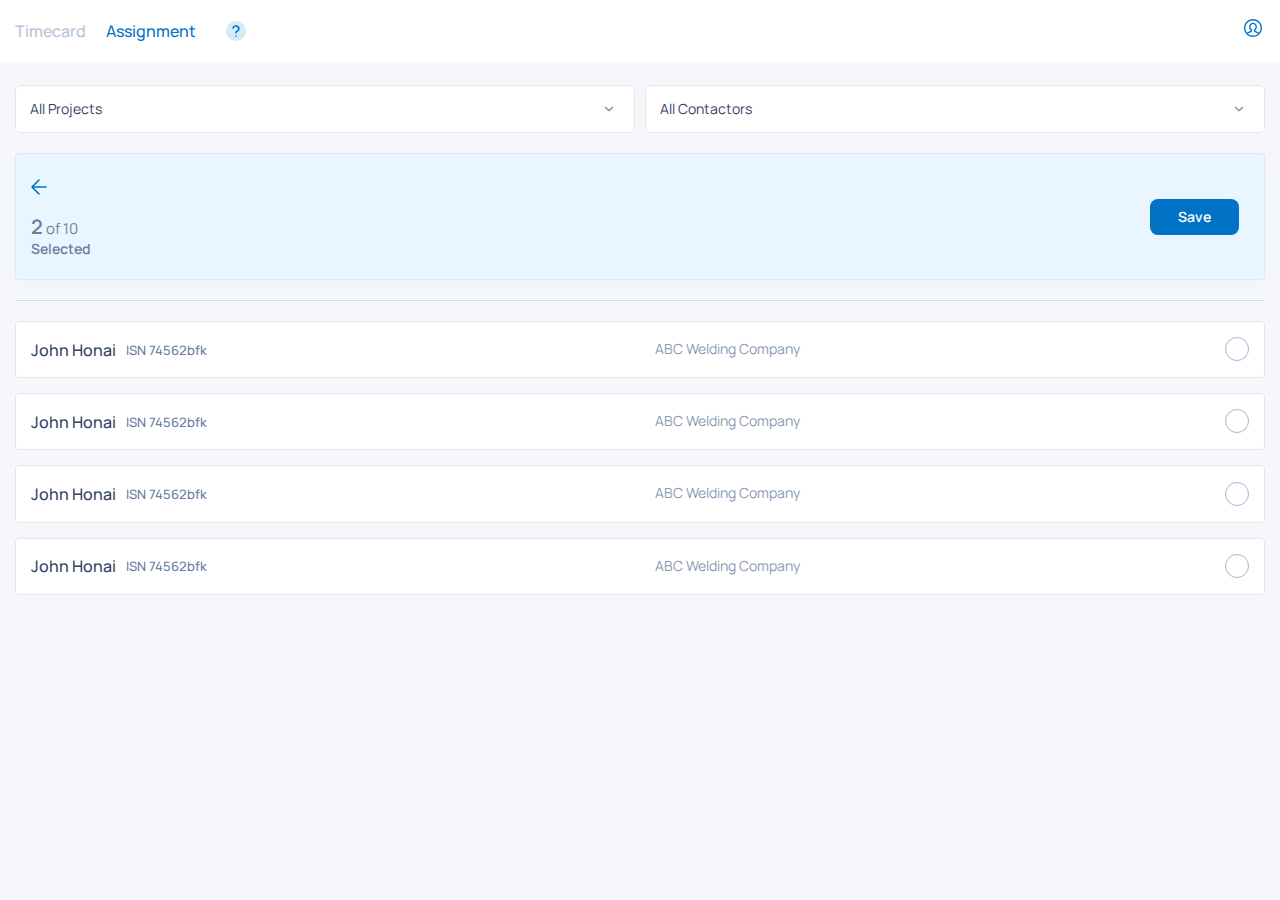
<file: Assignment-save.html>
<!DOCTYPE html>
<html>
    <head>
        <title>Covanta - Employee</title>
        <meta charset="UTF-8">
        <meta name="viewport" content="width=device-width, initial-scale=1">
        <link rel="stylesheet" href="css/bootstrap.min.css">
        <link rel="stylesheet" href="css/style-ui.css">
        <link rel="stylesheet" href="css/style.css">
    </head>
    <body>
        <div>
            <header id="header">
                <div class="container-fluid d-flex justify-content-between">
                    <nav class="navbar navbar-light">
                        <div class="dropdown menu-selection d-md-none">
                            <button id="dLabel" class="dropdown-select" type="button" data-toggle="dropdown" aria-haspopup="true" aria-expanded="false">Assignment<span class="caret"></span>
                            </button>
                            <ul class="dropdown-menu" aria-labelledby="dLabel">
                                <li><a href="employee.html">Timecard</a></li>
                                <li><a href="assignment.html">Assignment</a></li>
                            </ul>
                        </div>
                        <div class="menu-wrap d-none d-md-block ">
                            <ul class="header-menu d-flex">
                                <li><a href="employee.html">Timecard</a></li>
                                <li><a href="assignment.html" class="active">Assignment</a></li>
                            </ul>
                        </div>
                        <span class="d-flex help-btn ml-3"><i class="ico-help"></i></span>                        
                      </nav>
                      <div class="dropdown show">
                        <a class="profile-setting dropdown-toggle" href="#" role="button" id="dropdownMenuLink" data-toggle="dropdown" aria-haspopup="true" aria-expanded="false"></a>                      
                        <div class="dropdown-menu dropdown-menu-right" aria-labelledby="dropdownMenuLink">
                          <a class="dropdown-item" href="#">Logout</a>
                        </div>
                      </div>  
                </div>
            </header>
            <main class="assignment-wrap assignment-wrap-save">
                <div class="container-fluid main-container">
                    <div class="tab-filter row pt-3 mb-3">
                        <div class="col-md-12 flex-column flex-md-row d-flex justify-content-end pt-4 disabled-area">
                            <div class="select mr-md-3">
                                <select name="" id="">
                                    <option value="">All Projects</option>
                                    <option value="">Hemstead Outage - Aug 2020</option>
                                </select>
                            </div>
                            <div class="select">
                                <select name="" id="">
                                    <option value="">All Contactors</option>
                                    <option value="">ABC Welding Company</option>
                                </select>
                            </div>
                        </div>
                    </div>

                    <div class="tab-filter-info ">
                        <div class="row">
                            <div class="col-6 ">
                                <a href="assignment.html" class="ico-back"></a>
                                <h2><strong>2</strong> <span>of 10</span><br> Selected</h2>
                            </div>
                            <div class="col-6 text-right d-flex justify-content-end align-self-end align-self-md-center">
                                <button class=" btn btn-time btn-time-primary btn-time-assgnmt-save">Save</button>
                            </div>
                        </div>
                    </div>
                    <hr class="divider">
                    <ul class="card-list">
                        <li class="card mb-4">
                            <div class="row">
                                <div class="col-md-6 col-9 d-md-flex align-items-md-center ">
                                    <h2>John Honai</h2>
                                    <h3 class="pl-md-3">ISN 74562bfk</h3>
                                </div>
                                <div class="col-md-3 order-3 order-md-2 col-12 txt-company-assnmt"><span>ABC Welding Company</span></div>
                                <div class="col-3 text-right order-2 order-md-3 ">
                                    <div class="chk-custom"><input type="checkbox" name="" id="assignment-1"><label for="assignment-1"></label></div>
                                </div>                                
                            </div>
                        </li>
                        <li class="card mb-4">
                            <div class="row">
                                <div class="col-md-6 col-9 d-md-flex align-items-md-center ">
                                    <h2>John Honai</h2>
                                    <h3 class="pl-md-3">ISN 74562bfk</h3>
                                </div>
                                <div class="col-md-3 order-3 order-md-2 col-12 txt-company-assnmt"><span>ABC Welding Company</span></div>
                                <div class="col-3 text-right order-2 order-md-3 ">
                                    <div class="chk-custom"><input type="checkbox" name="" id="assignment-2"><label for="assignment-2"></label></div>
                                </div>                                
                            </div>
                        </li>
                        <li class="card mb-4">
                            <div class="row">
                                <div class="col-md-6 col-9 d-md-flex align-items-md-center ">
                                    <h2>John Honai</h2>
                                    <h3 class="pl-md-3">ISN 74562bfk</h3>
                                </div>
                                <div class="col-md-3 order-3 order-md-2 col-12 txt-company-assnmt"><span>ABC Welding Company</span></div>
                                <div class="col-3 text-right order-2 order-md-3 ">
                                    <div class="chk-custom"><input type="checkbox" name="" id="assignment-3"><label for="assignment-3"></label></div>
                                </div>                                
                            </div>
                        </li>
                        <li class="card mb-4">
                            <div class="row">
                                <div class="col-md-6 col-9 d-md-flex align-items-md-center ">
                                    <h2>John Honai</h2>
                                    <h3 class="pl-md-3">ISN 74562bfk</h3>
                                </div>
                                <div class="col-md-3 order-3 order-md-2 col-12 txt-company-assnmt"><span>ABC Welding Company</span></div>
                                <div class="col-3 text-right order-2 order-md-3 ">
                                    <div class="chk-custom"><input type="checkbox" name="" id="assignment-4"><label for="assignment-4"></label></div>
                                </div>                                
                            </div>
                        </li>
                                     
                    </ul>
                </div>
            </main>
        </div>
        <script src="js/jquery-3.5.1.min.js"></script>
        <script src="js/bootstrap.bundle.min.js"></script>
        <script src="js/bootstrap-input-spinner.js"></script>        
        <script src="js/bootstrap-input-spinner.js"></script>   
        <script src="js/jquery-ui.js"></script>
        <script src="js/custom.js"></script>
        <!-- <script src="js/bootstrap.min.js"></script> -->
        
        
    </body>
</html>
</file>
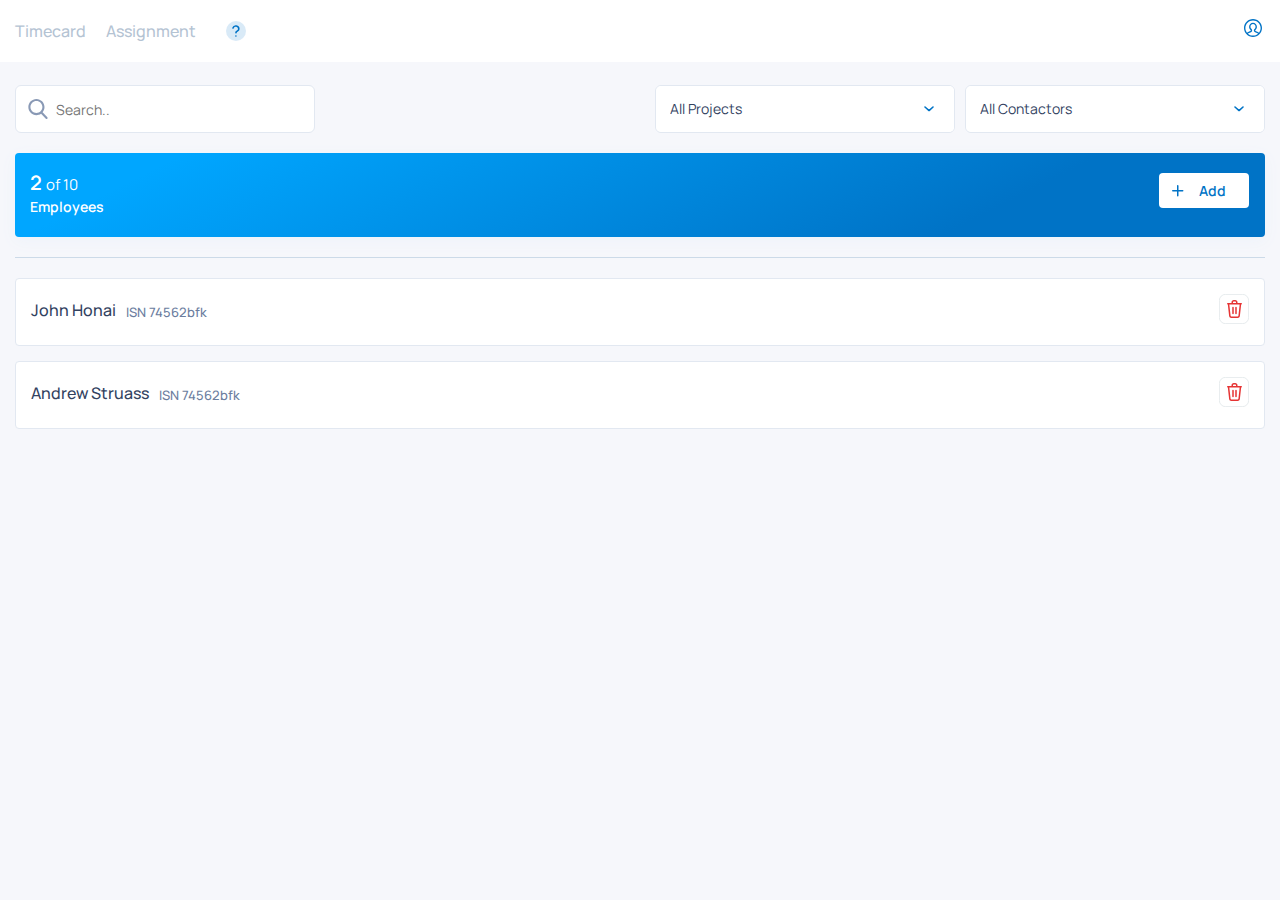
<file: assignment.html>
<!DOCTYPE html>
<html>
    <head>
        <title>Covanta - Employee</title>
        <meta charset="UTF-8">
        <meta name="viewport" content="width=device-width, initial-scale=1">
        <link rel="stylesheet" href="css/bootstrap.min.css">
        <link rel="stylesheet" href="css/style-ui.css">
        <link rel="stylesheet" href="css/sweetalert2.min.css">
        <link rel="stylesheet" href="css/style.css">
    </head>
    <body>
        <div>
            <header id="header">
                <div class="container-fluid d-flex justify-content-between">
                    <nav class="navbar navbar-light">
                        <div class="dropdown menu-selection d-md-none">
                            <button id="dLabel" class="dropdown-select" type="button" data-toggle="dropdown" aria-haspopup="true" aria-expanded="false">Assignment<span class="caret"></span>
                            </button>
                            <ul class="dropdown-menu" aria-labelledby="dLabel">
                                <li><a href="employee.html">Timecard</a></li>
                                <li><a href="assignment.html">Assignment</a></li>
                            </ul>
                        </div>
                        <div class="menu-wrap d-none d-md-block ">
                            <ul class="header-menu d-flex">
                                <li><a href="employee.html">Timecard</a></li>
                                <li><a href="assignment.html">Assignment</a></li>
                            </ul>
                        </div>
                        <span class="d-flex help-btn ml-3"><i class="ico-help"></i></span>                        
                      </nav>
                      <div class="dropdown show">
                        <a class="profile-setting dropdown-toggle" href="#" role="button" id="dropdownMenuLink" data-toggle="dropdown" aria-haspopup="true" aria-expanded="false"></a>                      
                        <div class="dropdown-menu dropdown-menu-right" aria-labelledby="dropdownMenuLink">
                          <a class="dropdown-item" href="#">Logout</a>
                        </div>
                      </div>  
                </div>
            </header>
            <main class="assignment-wrap">
                <div class="container-fluid main-container">
                    <div class="tab-filter row pt-3 mb-3 justify-content-end ">
                        <div class="col-md-6 flex-column flex-md-row d-flex pt-4 search-val">
                            <label>
                                <input type="text" placeholder="Search..">
                            </label>
                        </div>
                        <div class="col-md-6 flex-column flex-md-row d-flex pt-4">
                            <div class="select mr-md-3">
                                <select name="" id="">
                                    <option value="">All Projects</option>
                                    <option value="">Hemstead Outage - Aug 2020</option>
                                </select>
                            </div>
                            <div class="select">
                                <select name="" id="">
                                    <option value="">All Contactors</option>
                                    <option value="">ABC Welding Company</option>
                                </select>
                            </div>
                        </div>
                    </div>
                    <div class="assignment-wrap-add assignment-wrap-add-box">
                        <div class="tab-filter-info ">
                            <div class="row">
                                <div class="col-6 ">
                                    <h2>2 <span>of 10</span><br> <span>Employees</span></h2>
                                </div>
                                <div class="col-6 text-right">
                                    <a class=" btn btn-time-add btn-time" href="assignment-save.html"><i class="ico-plus"></i> Add</a>
                                </div>
                            </div>
                        </div>
                        <hr class="divider">
                        <ul class="card-list">
                            <li class="card mb-4">
                                <div class="row">
                                    <div class="col-9  d-md-flex align-items-md-center">
                                        <h2>John Honai</h2>
                                        <h3 class="pl-md-3">ISN 74562bfk</h3>
                                    </div>                                
                                    <div class="col-3 text-right">
                                        <span class="icon-delete"></span>
                                    </div>                                
                                </div>
                            </li>
                            <li class="card mb-4">
                                <div class="row">
                                    <div class="col-9  d-md-flex align-items-md-center">
                                        <h2>Andrew Struass</h2>
                                        <h3 class="pl-md-3">ISN 74562bfk</h3>
                                    </div>                                
                                    <div class="col-3 text-right">
                                        <span class="icon-delete"></span>
                                    </div>                                
                                </div>
                            </li>                        
                        </ul>
                    </div>
                    <div class="assignment-wrap-save assignment-wrap-save-box">
                        <div class="tab-filter-info ">
                            <div class="row">
                                <div class="col-6 ">
                                    <a href="assignment.html" class="ico-back"></a>
                                    <h2><strong>2</strong> <span>of 10</span><br> Selected</h2>
                                </div>
                                <div class="col-6 text-right d-flex justify-content-end align-self-end align-self-md-center">
                                    <button class=" btn btn-time btn-time-primary btn-time-assgnmt-save">Save</button>
                                </div>
                            </div>
                        </div>
                        <hr class="divider">
                        <ul class="card-list">
                            <li class="card mb-4">
                                <div class="row">
                                    <div class="col-2">
                                        <div class="chk-custom"><input type="checkbox" name="" id="assignment-1"><label for="assignment-1"></label></div>
                                    </div>
                                    <div class="col-md-6 col-9 d-md-flex align-items-md-center">
                                        <h2>John Honai</h2>
                                        <h3 class="pl-md-3">ISN 74562bfk</h3>
                                    </div>
                                    <div class="col-md-4 col-12 txt-company-assnmt"><span>ABC Welding Company</span></div>
                                </div>
                            </li>
                            <li class="card mb-4">
                                <div class="row">
                                    <div class="col-2">
                                        <div class="chk-custom"><input type="checkbox" name="" id="assignment-2"><label for="assignment-2"></label></div>
                                    </div>
                                    <div class="col-md-6 col-9 d-md-flex align-items-md-center">
                                        <h2>John Honai</h2>
                                        <h3 class="pl-md-3">ISN 74562bfk</h3>
                                    </div>
                                    <div class="col-md-4 col-12 txt-company-assnmt"><span>ABC Welding Company</span></div>
                                </div>
                            </li>
                                         
                        </ul>
                    </div>
                </div>
            </main>
        </div>
        <script src="js/jquery-3.5.1.min.js"></script>
        <script src="js/bootstrap.bundle.min.js"></script>
        <script src="js/bootstrap-input-spinner.js"></script>        
        <script src="js/bootstrap-input-spinner.js"></script>   
        <script src="js/jquery-ui.js"></script>
        <script src="js/sweetalert2.min.js"></script>
        <script src="js/custom.js"></script>
        <!-- <script src="js/bootstrap.min.js"></script> -->
    </body>
</html>
</file>
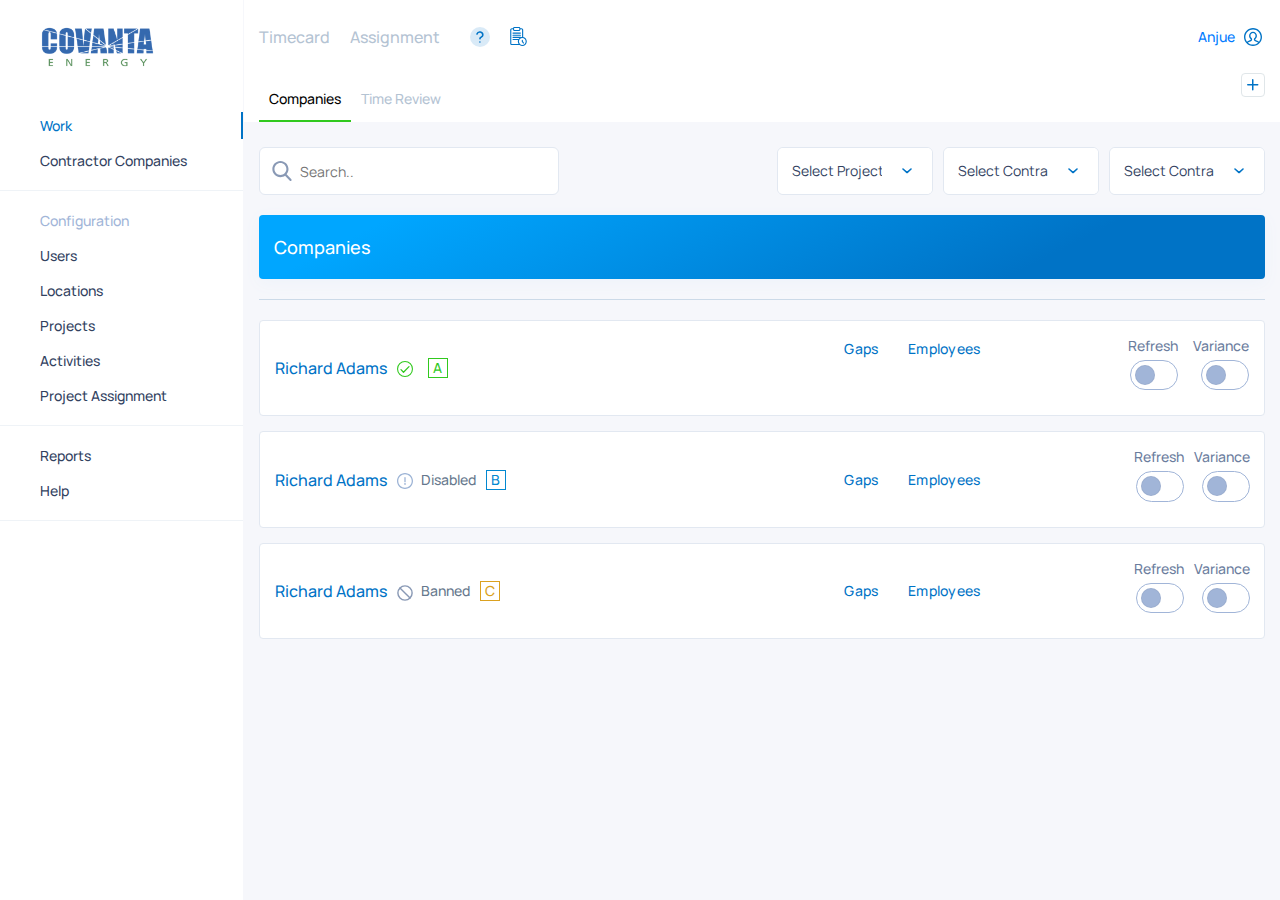
<file: company.html>
<!DOCTYPE html>
<html>
    <head>
        <title>Covanta - Employee</title>
        <meta charset="UTF-8">
        <meta name="viewport" content="width=device-width, initial-scale=1">
        <link rel="stylesheet" href="css/bootstrap.min.css">
        <link rel="stylesheet" href="css/style-ui.css">
       
       
        <link rel="stylesheet" href="css/style.css">
        <!-- <link rel="stylesheet" href="css/style-ui.css"> -->
    </head>
    <body>
        <div class="container-fluid">
            <div class="row flex-xl-nowrap wrap-box">
                <aside id="left-main-nav">
                    <h1><a href=""><img src="./images/logo.png" alt="Covanta"></a></h1>
                    <span class="menu-btn-close toggle d-lg-none"></span>
                    <ul>
                        <li class="active"><a href="./index.html">Work</a></li>
                        <li><a href="./company.html">Contractor Companies</a></li>
                    </ul>
                    <ul>
                        <li class="txt-grey"><a href="">Configuration</a></li>
                        <li><a href="./user-admin.html">Users</a></li>
                        <li><a href="">Locations</a></li>
                        <li><a href="">Projects</a></li>
                        <li><a href="./activity-status.html">Activities</a></li>
                        <li><a href="./assignment.html">Project Assignment</a></li>
                    </ul>
                    <ul>
                        <li><a href="">Reports</a></li>
                        <li><a href="./help.html">Help</a></li>
                    </ul>
                </aside>
            
            <div id="main-wrap">
                <header id="header">
                    <div class="container-fluid d-flex justify-content-between">
                        <nav class="navbar navbar-light">
                            <div class="dropdown menu-selection d-md-none">
                                <button id="dLabel" class="dropdown-select" type="button" data-toggle="dropdown" aria-haspopup="true" aria-expanded="false">Timecard<span class="caret"></span>
                                </button>
                                <ul class="dropdown-menu" aria-labelledby="dLabel">
                                    <li><a href="employee.html">Timecard</a></li>
                                    <li><a href="assignment.html">Assignment</a></li>
                                </ul>
                            </div>
                            <div class="menu-wrap d-none d-md-block">
                                <ul class="header-menu d-flex">
                                    <li><a href="employee.html">Timecard</a></li>
                                    <li><a href="assignment.html">Assignment</a></li>
                                </ul>
                            </div>
                            
                            <span class="help-btn ml-3"><a href="help.html" target="_blank" class="d-flex "><i class="ico-help"></i></a></span>
                            <span class="d-flex  ml-3"><i class="ico-report"></i></span>
                            </nav>
                            <div class="dropdown show">
                            <a href="" class="lnk-plus mr-4  d-md-none" data-toggle="modal" data-target="#add-emp-1">+</a>
                            <a class="profile-setting dropdown-toggle" href="#" role="button" id="dropdownMenuLink" data-toggle="dropdown" aria-haspopup="true" aria-expanded="false">Anjue</a>                      
                            <div class="dropdown-menu dropdown-menu-right" aria-labelledby="dropdownMenuLink">
                                <a class="dropdown-item" href="#" data-toggle="modal" data-target="#chngpwd">Change Password</a>
                                <a class="dropdown-item" href="#">Logout</a>
                            </div>
                            </div>  
                    </div>    
                    <div class="container-fluid">
                        <div class="tab-header row  position-relative">
                            <nav class="col-md-8">
                                <ul class="nav nav-pills justify-content-between justify-content-md-start" id="pills-tab" role="tablist">
                                    <li class="nav-item" role="presentation">
                                        <a class="active nav-link" id="employees-tab" data-toggle="pill" href="" role="tab" aria-controls="pills-employees" aria-selected="true">Companies</a>
                                    </li>
                                    <li class="nav-item" role="presentation">
                                        <a class="nav-link" id="contractors-tab" data-toggle="pill" href="" role="tab" aria-controls="pills-contractors" aria-selected="false">Time Review</a>
                                    </li>
                                </ul>
                            </nav>
                            <div class="col-md-4 d-none d-md-block">
                                <a href="" class="addEmployee lnk-plus" data-toggle="modal" data-target="#add-emp-1" id="addButtonWeb">+</a>
                            </div>
                        </div>
                    </div>  

                    

                </header>
                
                <div class="container-fluid main-container">                    
                    <div class="tab-data">
                        <div class="tab-content" id="pills-tabContent">
                            <div class="tab-pane fade show active" id="pills-employees" role="tabpanel" aria-labelledby="employees-tab">
                                <div class="tab-filter row pt-3 mb-3">
                                    <div class="col-md-6 flex-column flex-md-row d-flex pt-4 search-val">
                                        <label>
                                            <input type="text" placeholder="Search.." id="searchText" name="searchText" autocomplete="off">
                                        </label>
                                    </div>
                                    <div class="col-md-6 d-flex justify-content-end pt-4">
                                        <div class="select mr-md-3">
                                            <select name="project" id="project">
                                                <option data-tokens="-1" value="">Select Project</option>
                                            <option value="8cb9d191-1eef-455e-bdf9-ac027a538334">Essex Unit 1 2020 Fall Outage (Nov.)</option>
                                    </select>
                                        </div>
                                        <div class="select mr-md-3">
                                            <select name="Contractor" id="contractor"><option value="0">Select Contractor</option></select>
                                        </div>
                                        <div class="select">
                                            <select name="Contractor" id="contractor"><option value="0">Select Contractor</option><option value="50b4c97b-70a4-4b7d-8cf7-97074983ddd2">1Source Safety and Health Inc.</option><option value="425dc198-1746-4202-8de3-72fba967712f">2545755 Ontario Inc.</option><option value="b8f13716-5e69-4059-8b9a-ba0fc94bfa0c">3S Team, LLC</option><option value="eaa1ead8-605b-46a0-b820-431040bb9171">A&amp;A Machinery Moving, Inc.</option><option value="b4702a19-d32b-4c4b-bba6-9760f8f9a89f">A. Chapman Company LLC</option><option value="f5733ad7-ea72-4597-9f9a-4f8c8c562460">Aaes Engineering Inc</option><option value="2ead8ea8-b905-4af0-9f55-2468a398d344">Applied Technical Services, Inc.</option><option value="0d442735-4599-4d46-8abd-15138fcde330">Brock Services, LLC</option><option value="48e43d37-2281-4d9d-9512-ff13558d2806">C &amp; I Boiler Repair Inc.</option><option value="b33bd8b1-6f6c-42c6-ab03-97f847a925d3">Covanta Field Services</option><option value="3f9a26fc-c39a-4189-b466-c2ac50709477">East Coast Valve Services, Inc.</option><option value="89e9d70f-96d6-4269-9073-f415b170ffbb">Encon Mechanical</option><option value="de689e60-ff19-4d4b-bc74-c7edd666c0ed">Excel Hydraulics LLC</option><option value="25316308-9cfb-4123-a24e-cb0ddc7341f9">Groome Industrial Service Group, LLC</option><option value="86dfca51-d12e-4fe0-8917-9ff9dd927629">Harvard NDE</option><option value="796b8818-6935-4e04-b0b8-18584b171b0f">Helfrich Bros. Boiler Works, Inc.</option><option value="a182d3d4-b034-4bfa-a4e8-3454f5990174">InnovativEnergy</option><option value="5c4d7f4f-97a4-4a8a-acd3-7a7eb273539b">Mid-Atlantic Industrial Construction, LLC</option><option value="1642ac3f-4630-42f2-99dd-e8683650870e">New England Mechanical Overlay</option><option value="0c5742a6-8c75-4f78-9644-ab062f5d8959">North American Industrial Services, Inc.</option><option value="02ce1048-96f3-4e46-8ede-c65eab8e04a7">Phasor Engineering Services LLC</option><option value="6fed3e7a-3efe-41f2-9562-6155bcaf26a3">Plattco Corporation</option><option value="678a7fff-b251-424a-8d1d-17dfe8f41d6e">Radenhausen &amp; O'Neill Inc.</option><option value="bd46021b-f06e-4863-bc5f-42cac63908db">Remtek Services, Inc.</option><option value="d728f120-8cdb-4941-b6ad-bb79e26d2aae">The Overlay Guys, LLC</option><option value="052f95bc-f7fc-4616-b7e3-f271caf93d11">TrueBlue Enterprises, Inc.</option><option value="2d07ca62-69cb-4954-ae16-8c925fe16d37">West Virginia Paint, LLC.</option><option value="6420dd4a-3fa0-4ca6-8553-247efdca0408">Zayachek Mechanical LTD.</option></select>
                                        </div>
                                    </div>
                                </div>
                                <div class="tab-filter-info ">
                                    <div class="row">
                                        <div class="col-md-3 col-6 order-1 order-md-1">
                                                <h2>Companies </h2>
                                        </div>
                                    </div>
                                </div>
                                <hr class="divider">
                                <ul class="card-list c-list-row">
                                    <li class="card mb-4">
                                        <div class="row">
                                                <div class="col-md-4 col-12 order-1 order-md-1 d-flex align-items-md-center clock-time">
                                                        <h2 class="mb-md-0 c-title" data-toggle="modal" data-target="#modal-c">Richard Adams</h2>

                                                    <h3 class="pl-3  pb-3 pb-md-0"><span class="ico-green mr-2"></span> </h3>
                                                    <span class="d-flex pb-4 pb-md-0 ml-3 grade-a"><span class="d-sm-none d-md-block "></span>A</span>
                                                    <input type="hidden" id="DW" value="2020-11-27">
                                                </div>
                                                <div class="col-md-4 ml-auto order-2 col-6 order-md-3 justify-content-md-end box-down">
                                                    <div class="d-md-inline-flex d-flex  align-items-center justify-content-between justify-content-md-start activity-emp-box">
                                                            
                                                        
                                                        <a href="" class="details lnk-update pl-md-5"  data-toggle="modal" data-target="#modal-gap">
                                                            <span class="d-md-inline-block ">Gaps</span>
                                                    </a>
                                                    <a href="" class="details lnk-update pl-md-5"  data-toggle="modal" data-target="#modal-employees">
                                                        <span class="d-md-inline-block ">Employees</span>
                                                </a>
                                                    </div>
                                                </div>
                                                <div class="col-md-4 col-6 d-flex order-3 order-md-4   justify-content-end text-right col-btn-toggle pl-md-0">
                                                    <div class="form-group pr-md-3">
                                                        <span class="txt-activity d-flex mb-2">Refresh</span>
                                                                <span class="switch switch-lg">
                                                                    <input type="checkbox" class="switch switchApprove" id="ISN-05749806|647dcce5-8210-498e-9e9d-75754be85bac|DAY|2020-11-27" name="Approve">
                                                                    <label for="ISN-05749806|647dcce5-8210-498e-9e9d-75754be85bac|DAY|2020-11-27"></label>
                                                                </span>
                                                    </div>
                                                    <div class="form-group pl-2">
                                                        <span class="txt-activity  d-flex mb-2">Variance</span>
                                                        <span class="switch switch-lg">
                                                            <input type="checkbox" class="switch switchApprove" id="ISN-05749806|647dcce5-8210-498e-9e9d-75754be85bac|DAY|2020-11-27" name="Approve">
                                                            <label for="ISN-05749806|647dcce5-8210-498e-9e9d-75754be85bac|DAY|2020-11-27"></label>
                                                        </span>
                                            </div>
                                                </div>
                                                
                                                
                                        </div>
                                    </li>
                                    <li class="card mb-4">
                                        <div class="row">
                                                <div class="col-md-4 col-9 order-1 order-md-1 d-md-flex align-items-md-center clock-time">
                                                    <h2 class="mb-md-0 c-title" data-toggle="modal" data-target="#modal-c">Richard Adams</h2>

                                                    <h3 class="pl-md-3  pb-3 pb-md-0"><span class="ico-disabled mr-2"></span> Disabled</h3>
                                                    <span class="d-flex pb-4 pb-md-0 ml-md-3 grade-b"><span class="d-sm-none d-md-block"></span>B</span>
                                                    <input type="hidden" id="DW" value="2020-11-27">
                                                </div>
                                                <div class="col-md-4 ml-auto order-4 order-md-3 justify-content-md-end box-down">
                                                    <div class="d-md-inline-flex d-flex justify-content-between align-items-center justify-content-md-start activity-emp-box" style="height: 100%;">
                                                            
                                                    
                                                        <a href="http://iis-ccmtimecard-test.us-east-2.elasticbeanstalk.com/EmployeeTime" class="details lnk-update pl-md-5" id="647dcce5-8210-498e-9e9d-75754be85bac|DAY||2020-11-27" data-toggle="modal" data-target="#update-emp-1">
                                                            <span class="d-md-inline-block ">Gaps</span>
                                                    </a>
                                                    <a href="http://iis-ccmtimecard-test.us-east-2.elasticbeanstalk.com/EmployeeTime" class="details lnk-update pl-md-5" id="647dcce5-8210-498e-9e9d-75754be85bac|DAY||2020-11-27" data-toggle="modal" data-target="#update-emp-1">
                                                        <span class="d-md-inline-block ">Employees</span>
                                                </a>
                                                    </div>
                                                </div>
                                                <div class="col-md-4 col-3 d-flex order-2 order-md-4  justify-content-between text-right col-btn-toggle pl-0">
                                                    <div class="form-group pr-md-3">
                                                        <span class="txt-activity d-flex mb-2">Refresh</span>
                                                                <span class="switch switch-lg">
                                                                    <input type="checkbox" class="switch switchApprove" id="ISN-05749806|647dcce5-8210-498e-9e9d-75754be85bac|DAY|2020-11-27" name="Approve">
                                                                    <label for="ISN-05749806|647dcce5-8210-498e-9e9d-75754be85bac|DAY|2020-11-27"></label>
                                                                </span>
                                                    </div>
                                                    <div class="form-group ">
                                                        <span class="txt-activity  d-flex mb-2">Variance</span>
                                                        <span class="switch switch-lg">
                                                            <input type="checkbox" class="switch switchApprove" id="ISN-05749806|647dcce5-8210-498e-9e9d-75754be85bac|DAY|2020-11-27" name="Approve">
                                                            <label for="ISN-05749806|647dcce5-8210-498e-9e9d-75754be85bac|DAY|2020-11-27"></label>
                                                        </span>
                                            </div>
                                                </div>
                                                
                                                
                                        </div>
                                    </li>
                                    <li class="card mb-4">
                                        <div class="row">
                                                <div class="col-md-4 col-9 order-1 order-md-1 d-md-flex align-items-md-center clock-time">
                                                    <h2 class="mb-md-0 c-title" data-toggle="modal" data-target="#modal-c">Richard Adams</h2>
                                                    <h3 class="pl-md-3  pb-3 pb-md-0"><span class="ico-suspension-status mr-2"></span> Banned</h3>
                                                    <span class="d-flex pb-4 pb-md-0 ml-md-3 grade-c"><span class="d-sm-none d-md-block"></span>C</span>
                                                    <input type="hidden" id="DW" value="2020-11-27">
                                                </div>
                                                <div class="col-md-4 ml-auto order-4 order-md-3 justify-content-md-end box-down">
                                                    <div class="d-md-inline-flex d-flex justify-content-between align-items-center justify-content-md-start  activity-emp-box" style="height: 100%;">
                                                            
                                                    
                                                        <a href="http://iis-ccmtimecard-test.us-east-2.elasticbeanstalk.com/EmployeeTime" class="details lnk-update pl-md-5" id="647dcce5-8210-498e-9e9d-75754be85bac|DAY||2020-11-27" data-toggle="modal" data-target="#update-emp-1">
                                                            <span class="d-md-inline-block ">Gaps</span>
                                                    </a>
                                                    <a href="http://iis-ccmtimecard-test.us-east-2.elasticbeanstalk.com/EmployeeTime" class="details lnk-update pl-md-5" id="647dcce5-8210-498e-9e9d-75754be85bac|DAY||2020-11-27" data-toggle="modal" data-target="#update-emp-1">
                                                        <span class="d-md-inline-block ">Employees</span>
                                                </a>
                                                    </div>
                                                </div>
                                                <div class="col-md-4 col-3 d-flex order-2 order-md-4  justify-content-between text-right col-btn-toggle pl-0">
                                                    <div class="form-group pr-md-3">
                                                        <span class="txt-activity d-flex mb-2">Refresh</span>
                                                                <span class="switch switch-lg">
                                                                    <input type="checkbox" class="switch switchApprove" id="ISN-05749806|647dcce5-8210-498e-9e9d-75754be85bac|DAY|2020-11-27" name="Approve">
                                                                    <label for="ISN-05749806|647dcce5-8210-498e-9e9d-75754be85bac|DAY|2020-11-27"></label>
                                                                </span>
                                                    </div>
                                                    <div class="form-group ">
                                                        <span class="txt-activity  d-flex mb-2">Variance</span>
                                                        <span class="switch switch-lg">
                                                            <input type="checkbox" class="switch switchApprove" id="ISN-05749806|647dcce5-8210-498e-9e9d-75754be85bac|DAY|2020-11-27" name="Approve">
                                                            <label for="ISN-05749806|647dcce5-8210-498e-9e9d-75754be85bac|DAY|2020-11-27"></label>
                                                        </span>
                                            </div>
                                                </div>
                                                
                                                
                                        </div>
                                    </li>
                        </ul>
                        <!--MOdal - Gap -->
                        <div class="modal fade show" id="modal-gap" tabindex="-1" aria-labelledby="modalGap" aria-modal="true" role="dialog" >
                            <div class="modal-dialog modal-dialog-centered">
                                <div class="modal-content">
                                <div class="modal-header mb-5">
                                    <h5 class="modal-title">Gaps</h5>
                                    <button type="button" class="close" data-dismiss="modal" aria-label="Close">
                                    <span aria-hidden="true">×</span>
                                    </button>
                                </div>
                                <div class="modal-body p-0">
                                    <div class="col-md-12 mb-5">
                                        <ul class="gaps-list">
                                            <li>
                                                <h3>Contractor SP 5 5B Form 2019</h3>
                                                <div>
                                                    <span>Not Submitted</span>
                                                    <span>0 of 100</span>
                                                </div>
                                            </li>
                                            <li>
                                                <h3>Contractor SP 5 5B Form 2019</h3>
                                                <div>
                                                    <span>Not Submitted</span>
                                                    <span>0 of 100</span>
                                                </div>
                                            </li>
                                            <li>
                                                <h3>Contractor SP 5 5B Form 2019</h3>
                                                <div>
                                                    <span>Not Submitted</span>
                                                    <span>0 of 100</span>
                                                </div>
                                            </li>
                                        </ul>
                                    </div>
                                </div>

                                </div>
                            </div>
                            </div>
                        <!--MOdal - Employee -->
                            <div class="modal fade show" id="modal-employees" tabindex="-1" aria-labelledby="modalGap" aria-modal="true" role="dialog" >
                            <div class="modal-dialog modal-dialog-centered">
                                <div class="modal-content">
                                <div class="modal-header mb-5">
                                    <h5 class="modal-title">Employees</h5>
                                    <button type="button" class="close" data-dismiss="modal" aria-label="Close">
                                    <span aria-hidden="true">×</span>
                                    </button>
                                </div>
                                <div class="modal-body p-0">
                                    <div class="col-md-12 mb-5 m-emp-list">
                                        <!-- New changes starts-->
                                        <header>
                                            <h2 class="mb-4 txt-emp-prj">ABC Project</h2>
                                            <h2 class="mb-4">ABC Company</h2>
                                        </header>
                                        <!-- New changes ends-->
                                        <ul>
                                            <li>
                                                <div class="d-flex justify-content-between">
                                                    <h3>John Doe
                                                        <span>ISN-1224-1112</span>
                                                    </h3>
                                                    <span class="green">Active</span>
                                                </div>
                                            </li>
                                            <li>
                                                <div class="d-flex justify-content-between">
                                                    <h3>John Doe
                                                        <span>ISN-1224-1112</span>
                                                    </h3>
                                                    <span class="green">Active</span>
                                                </div>
                                            </li>
                                            <li>
                                                <div class="d-flex justify-content-between">
                                                    <h3>John Doe
                                                        <span>ISN-1224-1112</span>
                                                    </h3>
                                                    <span class="green">Active</span>
                                                </div>
                                            </li>
                                            
                                        </ul>
                                    </div>
                                </div>

                                </div>
                            </div>
                            </div>



                            <!--MOdal - Company -->
                            <div class="modal fade show" id="modal-c" tabindex="-1" aria-labelledby="modalGap" aria-modal="true" role="dialog" >
                            <div class="modal-dialog modal-dialog-centered">
                                <div class="modal-content">
                                <div class="modal-header mb-5">
                                    <h5 class="modal-title">ABC</h5>
                                    <button type="button" class="close" data-dismiss="modal" aria-label="Close">
                                    <span aria-hidden="true">×</span>
                                    </button>
                                </div>
                                <div class="modal-body p-0">
                                    <div class="col-md-12 mb-5 m-emp-c-list">
                                        <ul>
                                            <li>
                                                <div class="d-flex justify-content-between">
                                                    <span class="txt-c-name">Contractor Name</span>
                                                    <span class="txt-c-name-val">ABC Company</span>
                                                </div>
                                            </li>
                                            <li>
                                                <div class="d-flex justify-content-between">
                                                    <span class="txt-c-name">Contractor ID</span>
                                                    <span class="txt-c-name-val">012-102</span>
                                                </div>
                                            </li>
                                            <li>
                                                <div class="d-flex justify-content-between">
                                                    <span class="txt-c-name">PeopleSoft ID</span>
                                                    <span class="txt-c-name-val">262-2384701-13</span>
                                                </div>
                                            </li>
                                            <li>
                                                <div class="d-flex justify-content-between">
                                                    <span class="txt-c-name">Variance</span>
                                                    <div class="txt-c-name-val">
                                                        <div class="form-group mb-0">  
                                                            <span class="switch switch-lg">
                                                            <input type="checkbox" class="switch" id="switch-sm-1">
                                                            <label for="switch-sm-1"></label>
                                                            </span>
                                                        </div>
                                                    </div>
                                                </div>
                                                <span>Refresh data from server on priority.</span>
                                            </li>
                                            <li>
                                                <div class="d-flex justify-content-between">
                                                    <span class="txt-c-name">Refresh</span>
                                                    <div class="txt-c-name-val">
                                                        <div class="form-group mb-0">  
                                                            <span class="switch switch-lg">
                                                            <input type="checkbox" class="switch" id="switch-sm-2">
                                                            <label for="switch-sm-2"></label>
                                                            </span>
                                                        </div>
                                                    </div>
                                                </div>
                                                <span>Refresh data from server on priority.</span>
                                            </li>
                                            <li>
                                                <div class="d-flex justify-content-between">
                                                    <span class="txt-c-name align-self-center">Status</span>
                                                    <div class="txt-c-name-val">
                                                        <div class="select mr-md-3">
                                                            <select name="" id="">
                                                                <option value="">Enable</option>
                                                                <option value="">Disabled</option>
                                                                <option value="">Banned</option>
                                                            </select>
                                                        </div>
                                                    </div>
                                                </div>
                                                <span>Update Disabled/Banned status.</span>
                                            </li>

                                            <li>
                                                <div class="d-flex justify-content-between">
                                                    <span class="txt-c-name">Grade</span>
                                                    <span class="txt-c-name-val"><span class="d-flex pb-4 pb-md-0 ml-md-3 grade-a"><span class="d-sm-none d-md-block "></span>A</span></span>
                                                </div>
                                            </li>
                                            
                                            
                                            
                                        </ul>
                                    </div>
                                </div>

                                </div>
                            </div>
                            </div>





                            </div>
                            <div class="tab-pane fade" id="pills-contractors" role="tabpanel" aria-labelledby="contractors-tab">
                                <div class="tab-filter row pt-3 mb-3">
                                    <div class=" col-md-8 mr-md-auto pt-4">
                                        <div class="date-picker  week-picker-contactor d-flex justify-content-between justify-content-md-start">
                                            <button class="prev-day btn" id="previous-day"></button>
                                            <input type="hidden" name="contractor-calender" value="" id="contractor-calender">
                                            <label class="week-picker-contract" for="contractor-calender">All Unreviewed</label>
                                            <button class="next-day btn" id="next-day"> </button>
                                            <div class="calender-popup chk-box-all">
                                                <div class="chk-custom">
                                                    <input type="checkbox" checked name="" id="show-all">
                                                    <label for="show-all">Show all unreviewed</label>
                                                </div>
                                                <span id="datepicker-contract"></span>
                                                <input id="datepicker-contract-ip" type="text">
                                            </div>
                                        </div>
                                    </div>
                                    <div class="col-md-4 d-flex justify-content-end pt-4">
                                        <div class="select mr-md-3">
                                            <select name="" id="">
                                                <option value="">All Projects</option>
                                                <option value="">Hemstead Outage - Aug 2020</option>
                                            </select>
                                        </div>
                                        <div class="select">
                                            <select name="" id="">
                                                <option value="">All Contactors</option>
                                                <option value="">ABC Welding Company</option>
                                            </select>
                                        </div>
                                    </div>
                                </div>
                                <div class="tab-filter-info ">
                                    <div class="row">
                                        <div class="col-md-4 col-12 order-1 order-md-1">
                                            <h2>Needs <br> Review</h2>
                                        </div>
                                        <div class="col-md-4 col-6 order-3 order-md-2">
                                            <strong class="txt-bold">24.25 <small class="txt-small">hrs</small></strong><br>
                                            <span>out of <span class="sep-md"></span> 122.75 hrs</span>
                                        </div>
                                        <div class="col-md-4 col-6 order-4 order-md-3">
                                            <strong class="txt-bold">1</strong>
                                            <br>
                                            <span>out of 1 <span class="sep-md"></span> contractors</span>
                                        </div>
                                        
                                    </div>
                                </div>
                                <hr class="divider">
                                <ul class="card-list">
                                    <li class="card mb-4">
                                        <div class="row">
                                            <div class="col-md-4 col-9 order-1 order-md-1 d-md-flex align-items-md-center">
                                                <a href="" class="d-flex align-items-center lnk-contactor-title">
                                                    <h2 class="mb-md-0">ABC Welding Company</h2>
                                                    <span class="spn-contract-date pl-md-3">10 Sep 2020</span>
                                                </a>
                                            </div>
                                            <div class="col-md-7 col-12 order-3 order-md-3 mt-3 mt-md-0 ">
                                                <div class=" d-flex flex-md-row flex-column justify-content-md-end align-items-md-center">
                                                    <span class="txt-primary-sec txt-activity mr-3">2 Activities</span>
                                                    <span class="txt-primary-sec txt-activity"><i class="ico-clock-warning"></i>6.00 hrs</span>
                                                    
                                                    <span class="txt-primary txt-act-hrs pl-md-5 pl-md-2">98.50/122.75 hrs approved</span>
                                                </div>
                                            </div>
                                            <div class="col-md-1 col-3  order-2 order-md-4  text-right">
                                                <div class="form-group pr-md-5 mb-0">  
                                                    <span class="switch switch-lg">
                                                    <input type="checkbox" class="switch" id="switch-sm-12">
                                                    <label for="switch-sm-12"></label>
                                                    </span>
                                                </div>
                                                <a href="" class="lnk-hours-list d-none d-md-none d-md-block"></a>
                                            </div>
                                            <div class="col-md-12 order-4 order-md-4">
                                                <ul class="acivity-view  d-flex flex-column">
                                                    <li class="d-md-inline-flex d-flex row pt-4">
                                                        <span class="col-8 col-md-6 order-1 order-md-1">A12311 Jet lance slurry lines</span>
                                                        <span class="col-12 col-md-3 order-3 order-md-2 text-left txt-hrs-contract text-md-right">38.50/62.75 Hrs approved</span>
                                                        <div class="col-4 col-md-3 order-2 order-md-3 text-right">
                                                            <span class="switch switch-lg pr-md-5">
                                                                <input type="checkbox" class="switch" id="switch-sm-cont-1">
                                                                <label for="switch-sm-cont-1"></label>
                                                            </span>
                                                        </div>
                                                    </li>
                                                    <li class="d-md-inline-flex d-flex row pt-4">
                                                        <span class="col-8 col-md-6 order-1 order-md-1">A12311 Vaccum out primary air duct</span>
                                                        <span class="col-12 col-md-3 order-3 order-md-2 text-left txt-hrs-contract text-md-right">60/60 Hrs approved</span>
                                                        <div class="col-4 col-md-3 order-2 order-md-3 text-right">
                                                            <span class="switch switch-lg pr-md-5">
                                                                <input type="checkbox" class="switch" id="switch-sm-cont-2">
                                                                <label for="switch-sm-cont-2"></label>
                                                            </span>
                                                        </div>
                                                    </li>
                                                </ul>
                                                <a href="" class="lnk-hours-list mt-4 d-md-block d-lg-none"></a>
                                            </div>
                                        </div>
                                    </li>
                                    <li class="card mb-4">
                                        <div class="row">
                                            <div class="col-md-4 col-9 order-1 order-md-1 d-md-flex align-items-md-center">
                                                <h2 class="mb-md-0">ABC Welding Company</h2>
                                                <span class="spn-contract-date pl-md-3">10 Sep 2020</span>
                                            </div>
                                            <div class="col-md-7 col-12 order-3 order-md-3 mt-3 mt-md-0 ">
                                                <div class=" d-flex flex-md-row flex-column justify-content-md-end align-items-md-center">
                                                    <span class="txt-primary-sec txt-activity mr-3">2 Activities</span>
                                                    <span class="txt-primary-sec txt-activity"><i class="ico-pen"></i>6.00 hrs</span>
                                                    
                                                    <span class="txt-primary txt-act-hrs pl-md-5 pl-md-2">98.50/122.75 hrs approved</span>
                                                </div>
                                            </div>
                                            <div class="col-md-1 col-3  order-2 order-md-4  text-right">
                                                <div class="form-group pr-md-5 mb-0">  
                                                    <span class="switch switch-lg">
                                                    <input type="checkbox" class="switch" id="switch-sm-12">
                                                    <label for="switch-sm-12"></label>
                                                    </span>
                                                </div>
                                                <a href="" class="lnk-hours-list d-none d-md-none d-md-block"></a>
                                            </div>
                                            <div class="col-md-12 order-4 order-md-4">
                                                <ul class="acivity-view  d-flex flex-column">
                                                    <li class="d-md-inline-flex d-flex row pt-4">
                                                        <span class="col-8 col-md-6 order-1 order-md-1">A12311 Jet lance slurry lines</span>
                                                        <span class="col-12 col-md-3 order-3 order-md-2 text-left txt-hrs-contract text-md-right">38.50/62.75 Hrs approved</span>
                                                        <div class="col-4 col-md-3 order-2 order-md-3 text-right">
                                                            <span class="switch switch-lg pr-md-5">
                                                                <input type="checkbox" class="switch" id="switch-sm-cont-1">
                                                                <label for="switch-sm-cont-1"></label>
                                                            </span>
                                                        </div>
                                                    </li>
                                                    <li class="d-md-inline-flex d-flex row pt-4">
                                                        <span class="col-8 col-md-6 order-1 order-md-1">A12311 Vaccum out primary air duct</span>
                                                        <span class="col-12 col-md-3 order-3 order-md-2 text-left txt-hrs-contract text-md-right">60/60 Hrs approved</span>
                                                        <div class="col-4 col-md-3 order-2 order-md-3 text-right">
                                                            <span class="switch switch-lg pr-md-5">
                                                                <input type="checkbox" class="switch" id="switch-sm-cont-2">
                                                                <label for="switch-sm-cont-2"></label>
                                                            </span>
                                                        </div>
                                                    </li>
                                                </ul>
                                                <a href="" class="lnk-hours-list mt-4 d-md-block d-lg-none"></a>
                                            </div>
                                        </div>
                                    </li>
                                </ul>
                            </div>
                            <div class="tab-pane fade" id="pills-activities" role="tabpanel" aria-labelledby="activities-tab">
                                <div class="tab-filter row pt-3 mb-3 justify-content-between">
                                    <div class="col-md-8 d-flex align-items-center flex-column flex-md-row mt-4 mt-md-0">
                                        <div class="date-picker d-flex week-picker-employee justify-content-between justify-content-md-start">
                                            <button class="prev-day btn" id="previous-day"></button>
                                            <input class="week-picker">
                                            <button class="next-day btn" id="next-day"> </button>
                                        </div>
                                        <div class="day-night-chk ml-md-4 mt-4 mt-md-0 mr-0 ml-0">
                                            <div class="toggle-container d-flex">
                                                <input id="toggle-on1" class="toggle toggle-left checked" name="toggle" type="radio" checked="">
                                                <label for="toggle-on1" class="btn day-radio-btn"><span class="d-flex"><i class="ico-day mr-2"></i>Day</span></label>
                                                <input id="toggle-off1" class="toggle toggle-right" name="toggle" type="radio">
                                                <label for="toggle-off1" class="btn night-radio-btn"><span class="d-flex"><i class="ico-night mr-2"></i>Night</span></label>
                                            </div>
                                        </div>
                                    </div>
                                    <div class="col-md-4 flex-column flex-md-row d-flex pt-4">
                                        <div class="select mr-md-3">
                                            <select name="" id="">
                                                <option value="">All Projects</option>
                                                <option value="">Hemstead Outage - Aug 2020</option>
                                            </select>
                                        </div>
                                        <div class="select">
                                            <select name="" id="">
                                                <option value="">All Contactors</option>
                                                <option value="">ABC Welding Company</option>
                                            </select>
                                        </div>
                                    </div>
                                </div>
                                <div class="tab-filter-info ">
                                    <div class="row">
                                        <div class="col-md-4 col-12 order-1 order-md-1">
                                            <h2>3 <br> Activity</h2>
                                        </div>
                                        <div class="col-md-4 col-6 order-3 order-md-2">
                                            <strong class="txt-bold">18.50 <small class="txt-small">hrs</small></strong><br>
                                            <span>Hours clocked</span>
                                        </div>
                                        <div class="col-md-4 col-6 order-4 order-md-3">
                                            <strong class="txt-bold">209.5 <small class="txt-small">hrs</small></strong>
                                            <br>
                                            <span>Daiy total entered</span>
                                        </div>
                                        
                                    </div>
                                </div>
                                <hr class="divider">
                                <ul class="card-list activity-card-list">   
                                    <li class="card mb-4">
                                        <div class="row">
                                            <div class="col-md-4 col-9 order-1 mb-3 mb-md-0">
                                                <h2>Inspect / UT 2nd Pass - (Tech Std 303-4)</h2>
                                            </div>  
                                            <div class="col-md-2 col-6 order-3 order-md-2">
                                                <span class="txt-primary-sec txt-activity"><span class="d-block d-md-inline">Hours Worked:</span>15.50 hrs</span> 
                                            </div>  
                                            <div class="col-md-2  col-6 order-4 order-md-3">
                                                <span class="txt-primary-sec txt-activity"><span class="d-block d-md-inline">Remaining:</span>35.00 hrs</span> 
                                            </div>  
                                            <div class="col-md-3 order-5 order-md-4 mt-3 mt-md-0">
                                                <span class="txt-primary-sec txt-activity"><span>Est Complete:</span>2020-10-22</span> 
                                                <i class="ico-green-tick"></i>
                                            </div>  
                                            <div class="col-md-1 col-3 text-right order-md-5 order-2 pl-0">
                                                <div class="form-group mb-0">  
                                                    <span class="switch switch-lg">
                                                    <input type="checkbox" class="switch" id="switch-sm-1">
                                                    <label for="switch-sm-1"></label>
                                                    </span>
                                                </div>
                                            </div>                               
                                        </div>
                                    </li>   
                                    <li class="card mb-4">
                                        <div class="row">
                                            <div class="col-md-4 col-9 order-1 mb-3 mb-md-0">
                                                <h2>Inspect / UT 2nd Pass - (Tech Std 303-4)</h2>
                                            </div>  
                                            <div class="col-md-2 col-6 order-3 order-md-2">
                                                <span class="txt-primary-sec txt-activity"><span class="d-block d-md-inline">Hours Worked:</span>15.50 hrs</span> 
                                            </div>  
                                            <div class="col-md-2  col-6 order-4 order-md-3">
                                                <span class="txt-primary-sec txt-activity"><span class="d-block d-md-inline">Remaining:</span>35.00 hrs</span> 
                                            </div>  
                                            <div class="col-md-3 order-5 order-md-4 mt-3 mt-md-0">
                                                <span class="txt-primary-sec txt-activity"><span>Est Complete:</span>2020-10-22</span> 
                                            </div>  
                                            <div class="col-md-1 col-3 text-right order-md-5 order-2 pl-0">
                                                <div class="form-group mb-0">  
                                                    <span class="switch switch-lg">
                                                    <input type="checkbox" class="switch" id="switch-sm-2">
                                                    <label for="switch-sm-2"></label>
                                                    </span>
                                                </div>
                                            </div>                               
                                        </div>
                                    </li>   
                                    <li class="card mb-4">
                                        <div class="row">
                                            <div class="col-md-4 col-9 order-1 mb-3 mb-md-0">
                                                <h2>Inspect / UT 2nd Pass - (Tech Std 303-4)</h2>
                                            </div>  
                                            <div class="col-md-2 col-6 order-3 order-md-2">
                                                <span class="txt-primary-sec txt-activity"><span class="d-block d-md-inline">Hours Worked:</span>15.50 hrs</span> 
                                            </div>  
                                            <div class="col-md-2  col-6 order-4 order-md-3">
                                                <span class="txt-primary-sec txt-activity"><span class="d-block d-md-inline">Remaining:</span>35.00 hrs</span> 
                                            </div>  
                                            <div class="col-md-3 order-5 order-md-4 mt-3 mt-md-0">
                                                <span class="txt-primary-sec txt-activity"><span>Est Complete:</span>2020-10-22</span> 
                                                <i class="ico-green-tick"></i>
                                            </div>  
                                            <div class="col-md-1 col-3 text-right order-md-5 order-2 pl-0">
                                                <div class="form-group mb-0">  
                                                    <span class="switch switch-lg">
                                                    <input type="checkbox" class="switch" id="switch-sm-3">
                                                    <label for="switch-sm-3"></label>
                                                    </span>
                                                </div>
                                            </div>                               
                                        </div>
                                    </li>   
                                </ul>

                                <button type="button" class="btn btn-primary" data-toggle="modal" data-target="#update-activity">
                                    update activity status
                                    </button>
                                    <div class="modal fade" id="update-activity" tabindex="-1" role="dialog" aria-labelledby="myModalLabel">
                                    <div class="modal-dialog modal-dialog-centered" role="document">
                                        <div class="modal-content">
                                        <div class="modal-header mb-5">
                                            <h4 class="modal-title" id="myModalLabel">Update activity status</h4>
                                            <button type="button" class="close" data-dismiss="modal" aria-label="Close"><span aria-hidden="true">&times;</span></button>
                                        </div>
                                        <div class="modal-body p-0">
                                            <div class="pl-4 mb-5">
                                                <h3 class="modal-title">Inspect / UT 2nd Pass - (Tech Std 303-4)</h3>
                                            </div>
                                            
                                            <form>
                                                <div class="form-group d-flex">
                                                <label for="" class="col-sm-4 col-5 col-form-label">2020-10-22</label>
                                                    <div class="col-md-8 col-7">
                                                    <div class="day-night-chk ml-0">
                                                        <div class="toggle-container d-flex">
                                                            <input id="toggle-on2" class="toggle toggle-left checked" name="toggle" type="radio" checked="">
                                                            <label for="toggle-on2" class="btn day-radio-btn"><span class="d-flex"><i class="ico-day mr-2"></i>Day</span></label>
                                                            <input id="toggle-off2" class="toggle toggle-right" name="toggle" type="radio">
                                                            <label for="toggle-off2" class="btn night-radio-btn"><span class="d-flex"><i class="ico-night mr-2"></i>Night</span></label>
                                                        </div>
                                                    </div>
                                                    </div>
                                                </div>
                                                <div class="form-group d-flex">
                                                <label for="" class="col-sm-4 col-5 col-form-label">Hours worked</label>
                                                <div class="col-sm-8 col-7">
                                                    <input type="text" class="form-control">
                                                </div>
                                                </div>
                                                <div class="form-group d-flex">
                                                <label for="" class="col-sm-4 col-5 col-form-label">Hours remaining</label>
                                                <div class="col-sm-8 col-7">
                                                    <input type="text" class="form-control" id="" placeholder="">
                                                </div>
                                                </div>
                                                <div class="form-group d-flex">
                                                <label for="" class="col-sm-4 col-5 col-form-label">Estimated completion date</label>
                                                <div class="col-sm-8 col-7 align-self-center">
                                                    <div class="date-picker date-picker-popup  justify-content-between justify-content-md-start">
                                                        <input class="week-picker">
                                                    </div>
                                                </div>
                                                </div>
                                                <div class="form-group d-flex justify-content-end">
                                                <div class="col-sm-8"><label for="" class=" col-form-label text-center">OR</label></div>
                                                </div>
                                                <div class="form-group d-flex">
                                                <label for="" class="col-sm-4 col-5 col-form-label">Activity complete</label>
                                                <div class="col-sm-8 col-7">
                                                    <div class="form-group mb-0">  
                                                        <span class="switch switch-lg">
                                                        <input type="checkbox" class="switch" id="switch-sm-a1">
                                                        <label for="switch-sm-a1"></label>
                                                        </span>
                                                    </div>
                                                </div>
                                                </div>
                                                <div class="d-flex">
                                                <div class="col-sm-12">
                                                    <hr class="divider">
                                                </div>
                                                </div>
                                                
                                                <div class="form-group d-flex">
                                                <label for="" class="col-sm-4 col-5 col-form-label">Submit activity</label>
                                                <div class="col-sm-8 col-7">
                                                    <div class="form-group mb-0">  
                                                        <span class="switch switch-lg">
                                                        <input type="checkbox" class="switch" id="switch-sm-a2">
                                                        <label for="switch-sm-a2"></label>
                                                        </span>
                                                    </div>
                                                </div>
                                                </div>
                                            </form>
                                        </div>
                                        <div class="modal-footer d-flex mt-5 justify-content-between modal-footer-multi">
                                            <button type="button" class="btn btn-time-primary btn-time">Save</button>
                                            <button type="button" class="btn btn-time-primary btn-time">Save & Next</button>
                                        </div>
                                        </div>
                                    </div>
                                    </div>
                            </div>
                        </div>
                    </div>
                </div>
            </div>
        </div>
    </div>

         <!-- Modal -->
         <div class="modal fade" id="chngpwd" tabindex="-1" role="dialog" aria-labelledby="exampleModalLabel" aria-hidden="true">
            <div class="modal-dialog  modal-dialog-centered" role="document">
            <div class="modal-content">
                <div class="modal-header mb-5">
                <h5 class="modal-title" id="exampleModalLabel">Reset Password</h5>
                <button type="button" class="close" data-dismiss="modal" aria-label="Close">
                    <span aria-hidden="true">&times;</span>
                </button>
                </div>
                <div class="modal-body">
                    <div class="container login-form">
                        <form class="row align-items-center" action="http://localhost:41989/Login/ResetPassword" method="post">
                            <div class="validate-input">
                                <input class="" type="password" name="password-new" placeholder="Current Password" id="curr-pwd">
                                <span class="focus-input ico-user-pwd"></span>
                                <span class="error-msg" id="empty-curr-pwd">Current Password is required</span>
                                <span class="error-msg" id="invalid-curr-pwd">Current Password entered is invalid</span>
                                <input class="" type="hidden" name="curr-pwd-val" id="curr-pwd-val" value="123">
                            </div>
            
                            <div class="validate-input">
                                <input class="" type="password" name="password-new" placeholder="New Password" id="new-pwd">
                                <span class="focus-input ico-user-pwd"></span>
                                <span class="error-msg" id="empty-new-pwd">New Password is required</span>
                            </div>
            
                            <div class="validate-input">
                                <input class="" type="password" name="password-confirm" placeholder="Confirm Password" id="conf-pwd">
                                <span class="focus-input ico-user-pwd"></span>
                                <span class="error-msg" id="empty-conf-pwd">Confirm Password is required</span>
                                <span class="error-msg" id="pwd-match">New Password and Confirm Password do not match</span>
                            </div>
            
                            <div class="container-login-form-btn mb-4 d-flex pt-4">
                                <button class="btn btn btn-time-primary btn-time mr-3" id="btnOK">Ok</button>
                                <button class="btn btn btn-time-secondary btn-time">Cancel</button>
                            </div>
                        <input name="__RequestVerificationToken" type="hidden" value="CfDJ8KgHlzhxU49El4lO3oq_UeyzEnZiHevC_wvrT3Wc0TMW-XQi_Qt_pqn7ETO0yT96BJGRTMdSy8DsjXk-WMIiEuzRB9_24AztO0iqo4QVgLs_vTVyz9zd0ypioSQKehFNRcn1wEGan0_4L8iRl7s5bPw"></form>
                    </div>
                </div>
    
            </div>
            </div>
        </div>

        <!-- <div class="loader">
            <img src="images/loader.svg">
        </div> -->
        <script src="js/jquery-3.5.1.min.js"></script>
        <script src="js/bootstrap.bundle.min.js"></script>
        <script src="js/bootstrap-input-spinner.js"></script>        
        <script src="js/bootstrap-input-spinner.js"></script>   
        <script src="js/jquery-ui.js"></script>
        <script src="js/custom.js"></script>
        <!-- <script src="js/bootstrap.min.js"></script> -->
        
        
    </body>
</html>
</file>
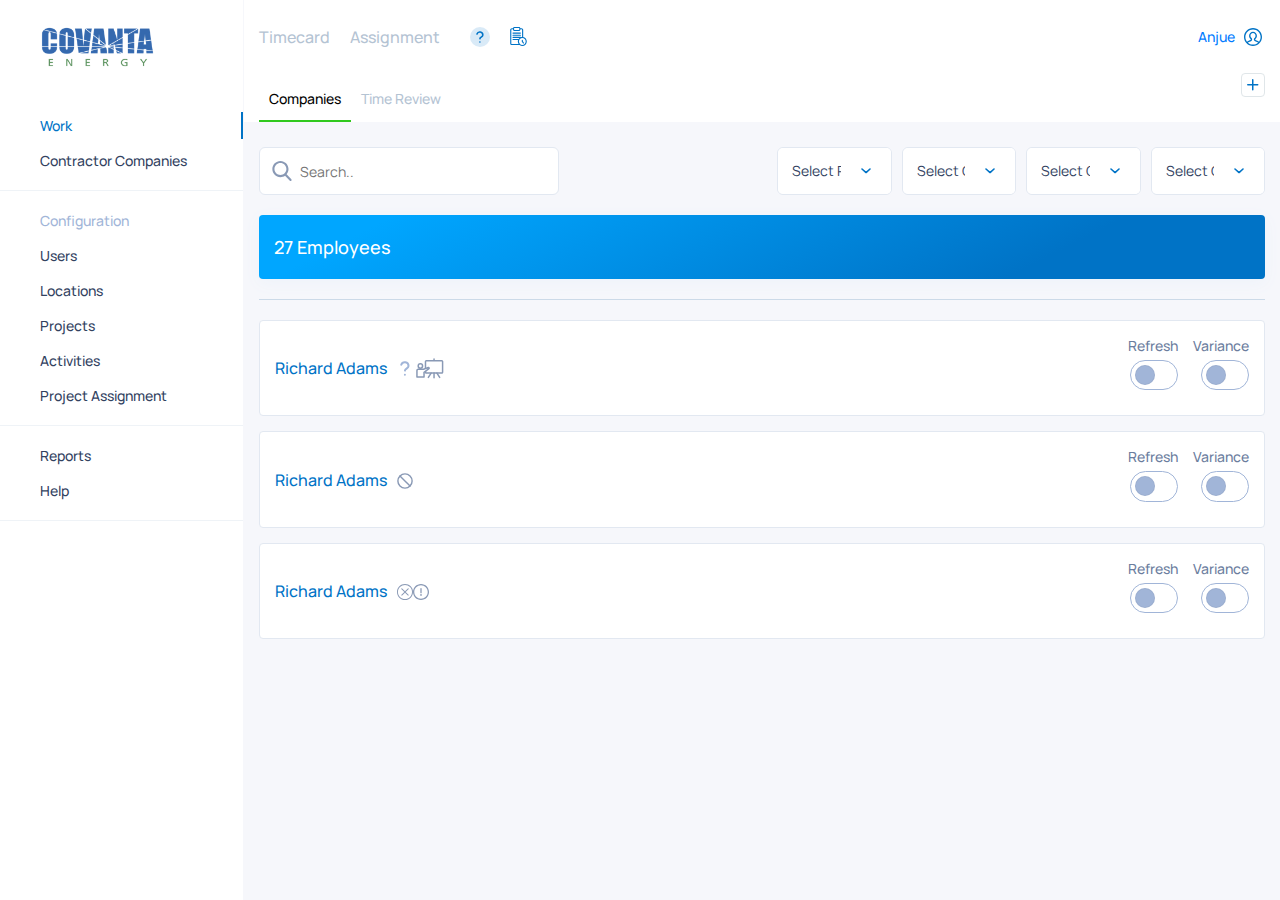
<file: emp-listing.html>
<!DOCTYPE html>
<html>
    <head>
        <title>Covanta - Employee</title>
        <meta charset="UTF-8">
        <meta name="viewport" content="width=device-width, initial-scale=1">
        <link rel="stylesheet" href="css/bootstrap.min.css">
        <link rel="stylesheet" href="css/style-ui.css">
       
       
        <link rel="stylesheet" href="css/style.css">
        <!-- <link rel="stylesheet" href="css/style-ui.css"> -->
    </head>
    <body>
        <div class="container-fluid">
            <div class="row flex-xl-nowrap wrap-box">
                <aside id="left-main-nav">
                    <h1><a href=""><img src="./images/logo.png" alt="Covanta"></a></h1>
                    <span class="menu-btn-close toggle d-lg-none"></span>
                    <ul>
                        <li class="active"><a href="./index.html">Work</a></li>
                        <li><a href="./company.html">Contractor Companies</a></li>
                    </ul>
                    <ul>
                        <li class="txt-grey"><a href="">Configuration</a></li>
                        <li><a href="./user-admin.html">Users</a></li>
                        <li><a href="">Locations</a></li>
                        <li><a href="">Projects</a></li>
                        <li><a href="./activity-status.html">Activities</a></li>
                        <li><a href="./assignment.html">Project Assignment</a></li>
                    </ul>
                    <ul>
                        <li><a href="">Reports</a></li>
                        <li><a href="./help.html">Help</a></li>
                    </ul>
                </aside>
            
            <div id="main-wrap">
                <header id="header">
                    <div class="container-fluid d-flex justify-content-between">
                        <nav class="navbar navbar-light">
                            <div class="dropdown menu-selection d-md-none">
                                <button id="dLabel" class="dropdown-select" type="button" data-toggle="dropdown" aria-haspopup="true" aria-expanded="false">Timecard<span class="caret"></span>
                                </button>
                                <ul class="dropdown-menu" aria-labelledby="dLabel">
                                    <li><a href="employee.html">Timecard</a></li>
                                    <li><a href="assignment.html">Assignment</a></li>
                                </ul>
                            </div>
                            <div class="menu-wrap d-none d-md-block">
                                <ul class="header-menu d-flex">
                                    <li><a href="employee.html">Timecard</a></li>
                                    <li><a href="assignment.html">Assignment</a></li>
                                </ul>
                            </div>
                            
                            <span class="help-btn ml-3"><a href="help.html" target="_blank" class="d-flex "><i class="ico-help"></i></a></span>
                            <span class="d-flex  ml-3"><i class="ico-report"></i></span>
                            </nav>
                            <div class="dropdown show">
                                <a href="" class="lnk-plus mr-4  d-md-none" data-toggle="modal" data-target="#add-emp-1">+</a>
                            <a class="profile-setting dropdown-toggle" href="#" role="button" id="dropdownMenuLink" data-toggle="dropdown" aria-haspopup="true" aria-expanded="false">Anjue</a>                      
                            <div class="dropdown-menu dropdown-menu-right" aria-labelledby="dropdownMenuLink">
                                <a class="dropdown-item" href="#" data-toggle="modal" data-target="#chngpwd">Change Password</a>
                                <a class="dropdown-item" href="#">Logout</a>
                            </div>
                            </div>  
                    </div>    
                    <div class="container-fluid">
                        <div class="tab-header row  position-relative">
                            <nav class="col-md-8">
                                <ul class="nav nav-pills justify-content-between justify-content-md-start" id="pills-tab" role="tablist">
                                    <li class="nav-item" role="presentation">
                                        <a class="active nav-link" id="employees-tab" data-toggle="pill" href="" role="tab" aria-controls="pills-employees" aria-selected="true">Companies</a>
                                    </li>
                                    <li class="nav-item" role="presentation">
                                        <a class="nav-link" id="contractors-tab" data-toggle="pill" href="" role="tab" aria-controls="pills-contractors" aria-selected="false">Time Review</a>
                                    </li>
                                </ul>
                            </nav>
                            <div class="col-md-4 d-none d-md-block">
                                <a href="" class="addEmployee lnk-plus" data-toggle="modal" data-target="#add-emp-details" id="addButtonWeb">+</a>
                            </div>
                        </div>
                    </div>  
                </header>
                
                <div class="container-fluid main-container">                    
                    <div class="tab-data">
                        <div class="tab-content" id="pills-tabContent">
                            <div class="tab-pane fade show active" id="pills-employees" role="tabpanel" aria-labelledby="employees-tab">
                                <div class="tab-filter row pt-3 mb-3">
                                    <div class="col-md-6 flex-column flex-md-row d-flex pt-4 search-val">
                                        <label>
                                            <input type="text" placeholder="Search.." id="searchText" name="searchText" autocomplete="off">
                                        </label>
                                    </div>
                                    <div class="col-md-6 d-flex justify-content-end pt-4 flex-column flex-md-row">
                                        <div class="select mr-md-3">
                                            <select name="project" id="project">
                                                <option data-tokens="-1" value="">Select Project</option>
                                                <option value="8cb9d191-1eef-455e-bdf9-ac027a538334">Essex Unit 1 2020 Fall Outage (Nov.)</option>
                                            </select>
                                        </div>
                                        <div class="select mr-md-3">
                                            <select name="Contractor" id="contractor"><option value="0">Select Contractor</option></select>
                                        </div>
                                        <div class="select mr-md-3">
                                            <select name="Contractor" id="contractor"><option value="0">Select Contractor</option></select>
                                        </div>
                                        <div class="select">
                                            <select name="Contractor" id="contractor"><option value="0">Select Contractor</option><option value="50b4c97b-70a4-4b7d-8cf7-97074983ddd2">1Source Safety and Health Inc.</option><option value="425dc198-1746-4202-8de3-72fba967712f">2545755 Ontario Inc.</option><option value="b8f13716-5e69-4059-8b9a-ba0fc94bfa0c">3S Team, LLC</option><option value="eaa1ead8-605b-46a0-b820-431040bb9171">A&amp;A Machinery Moving, Inc.</option><option value="b4702a19-d32b-4c4b-bba6-9760f8f9a89f">A. Chapman Company LLC</option><option value="f5733ad7-ea72-4597-9f9a-4f8c8c562460">Aaes Engineering Inc</option><option value="2ead8ea8-b905-4af0-9f55-2468a398d344">Applied Technical Services, Inc.</option><option value="0d442735-4599-4d46-8abd-15138fcde330">Brock Services, LLC</option><option value="48e43d37-2281-4d9d-9512-ff13558d2806">C &amp; I Boiler Repair Inc.</option><option value="b33bd8b1-6f6c-42c6-ab03-97f847a925d3">Covanta Field Services</option><option value="3f9a26fc-c39a-4189-b466-c2ac50709477">East Coast Valve Services, Inc.</option><option value="89e9d70f-96d6-4269-9073-f415b170ffbb">Encon Mechanical</option><option value="de689e60-ff19-4d4b-bc74-c7edd666c0ed">Excel Hydraulics LLC</option><option value="25316308-9cfb-4123-a24e-cb0ddc7341f9">Groome Industrial Service Group, LLC</option><option value="86dfca51-d12e-4fe0-8917-9ff9dd927629">Harvard NDE</option><option value="796b8818-6935-4e04-b0b8-18584b171b0f">Helfrich Bros. Boiler Works, Inc.</option><option value="a182d3d4-b034-4bfa-a4e8-3454f5990174">InnovativEnergy</option><option value="5c4d7f4f-97a4-4a8a-acd3-7a7eb273539b">Mid-Atlantic Industrial Construction, LLC</option><option value="1642ac3f-4630-42f2-99dd-e8683650870e">New England Mechanical Overlay</option><option value="0c5742a6-8c75-4f78-9644-ab062f5d8959">North American Industrial Services, Inc.</option><option value="02ce1048-96f3-4e46-8ede-c65eab8e04a7">Phasor Engineering Services LLC</option><option value="6fed3e7a-3efe-41f2-9562-6155bcaf26a3">Plattco Corporation</option><option value="678a7fff-b251-424a-8d1d-17dfe8f41d6e">Radenhausen &amp; O'Neill Inc.</option><option value="bd46021b-f06e-4863-bc5f-42cac63908db">Remtek Services, Inc.</option><option value="d728f120-8cdb-4941-b6ad-bb79e26d2aae">The Overlay Guys, LLC</option><option value="052f95bc-f7fc-4616-b7e3-f271caf93d11">TrueBlue Enterprises, Inc.</option><option value="2d07ca62-69cb-4954-ae16-8c925fe16d37">West Virginia Paint, LLC.</option><option value="6420dd4a-3fa0-4ca6-8553-247efdca0408">Zayachek Mechanical LTD.</option></select>
                                        </div>
                                        
                                    </div>
                                </div>
                                <div class="tab-filter-info ">
                                    <div class="row">
                                        <div class="col-md-3 col-6 order-1 order-md-1">
                                                <h2>27 Employees </h2>
                                        </div>
                                    </div>
                                </div>
                                <hr class="divider">
                                <ul class="card-list c-list-row">
                                    <li class="card mb-4">
                                        <div class="row">
                                                <div class="col-md-6 col-12 order-1 order-md-1 d-flex align-items-md-center clock-time">
                                                    <h2 class="mb-md-0 c-title" data-toggle="modal" data-target="#edit-emp-details">Richard Adams</h2>
                                                    <h3 class="pl-3  pb-3 pb-md-0"><i class="ico-quest-grey"></i> <span class="ico-training-status"></span></h3>
                                                </div>
                                                
                                                <div class="col-md-6 ml-md-auto col-6 d-flex order-3 order-md-4   justify-content-end text-right col-btn-toggle pl-md-0">
                                                    <div class="form-group pr-md-3">
                                                        <span class="txt-activity d-flex mb-2">Refresh</span>
                                                                <span class="switch switch-lg">
                                                                    <input type="checkbox" class="switch switchApprove" id="ISN-05749806|647dcce5-8210-498e-9e9d-75754be85bac|DAY|2020-11-27" name="Approve">
                                                                    <label for="ISN-05749806|647dcce5-8210-498e-9e9d-75754be85bac|DAY|2020-11-27"></label>
                                                                </span>
                                                    </div>
                                                    <div class="form-group pl-2">
                                                        <span class="txt-activity  d-flex mb-2">Variance</span>
                                                        <span class="switch switch-lg">
                                                            <input type="checkbox" class="switch switchApprove" id="ISN-05749806|647dcce5-8210-498e-9e9d-75754be85bac|DAY|2020-11-27" name="Approve">
                                                            <label for="ISN-05749806|647dcce5-8210-498e-9e9d-75754be85bac|DAY|2020-11-27"></label>
                                                        </span>
                                            </div>
                                                </div>
                                                
                                                
                                        </div>
                                    </li>
                                    <li class="card mb-4">
                                        <div class="row">
                                                <div class="col-md-6 col-12 order-1 order-md-1 d-flex align-items-md-center clock-time">
                                                    <h2 class="mb-md-0 c-title" data-toggle="modal" data-target="#edit-emp-details">Richard Adams</h2>
                                                    <h3 class="pl-3  pb-3 pb-md-0"><span class="ico-suspension-status"></span></h3>
                                                </div>
                                                
                                                <div class="col-md-6 ml-md-auto col-6 d-flex order-3 order-md-4   justify-content-end text-right col-btn-toggle pl-md-0">
                                                    <div class="form-group pr-md-3">
                                                        <span class="txt-activity d-flex mb-2">Refresh</span>
                                                                <span class="switch switch-lg">
                                                                    <input type="checkbox" class="switch switchApprove" id="ISN-05749806|647dcce5-8210-498e-9e9d-75754be85bac|DAY|2020-11-27" name="Approve">
                                                                    <label for="ISN-05749806|647dcce5-8210-498e-9e9d-75754be85bac|DAY|2020-11-27"></label>
                                                                </span>
                                                    </div>
                                                    <div class="form-group pl-2">
                                                        <span class="txt-activity  d-flex mb-2">Variance</span>
                                                        <span class="switch switch-lg">
                                                            <input type="checkbox" class="switch switchApprove" id="ISN-05749806|647dcce5-8210-498e-9e9d-75754be85bac|DAY|2020-11-27" name="Approve">
                                                            <label for="ISN-05749806|647dcce5-8210-498e-9e9d-75754be85bac|DAY|2020-11-27"></label>
                                                        </span>
                                            </div>
                                                </div>
                                                
                                                
                                        </div>
                                    </li>
                                    <li class="card mb-4">
                                        <div class="row">
                                                <div class="col-md-6 col-12 order-1 order-md-1 d-flex align-items-md-center clock-time">
                                                    <h2 class="mb-md-0 c-title" data-toggle="modal" data-target="#edit-emp-details">Richard Adams</h2>
                                                    <h3 class="pl-3  pb-3 pb-md-0"><span class="ico-close-gray ico-close-gray-sm"></span><span class="ico-disabled-dark"></span></h3>
                                                </div>
                                                
                                                <div class="col-md-6 ml-md-auto col-6 d-flex order-3 order-md-4   justify-content-end text-right col-btn-toggle pl-md-0">
                                                    <div class="form-group pr-md-3">
                                                        <span class="txt-activity d-flex mb-2">Refresh</span>
                                                                <span class="switch switch-lg">
                                                                    <input type="checkbox" class="switch switchApprove" id="ISN-05749806|647dcce5-8210-498e-9e9d-75754be85bac|DAY|2020-11-27" name="Approve">
                                                                    <label for="ISN-05749806|647dcce5-8210-498e-9e9d-75754be85bac|DAY|2020-11-27"></label>
                                                                </span>
                                                    </div>
                                                    <div class="form-group pl-2">
                                                        <span class="txt-activity  d-flex mb-2">Variance</span>
                                                        <span class="switch switch-lg">
                                                            <input type="checkbox" class="switch switchApprove" id="ISN-05749806|647dcce5-8210-498e-9e9d-75754be85bac|DAY|2020-11-27" name="Approve">
                                                            <label for="ISN-05749806|647dcce5-8210-498e-9e9d-75754be85bac|DAY|2020-11-27"></label>
                                                        </span>
                                            </div>
                                                </div>
                                                
                                                
                                        </div>
                                    </li>
                        </ul>

                            <!-- Add Employee popup-->
                            <div class="modal fade" id="add-emp-details" tabindex="-1" role="dialog" aria-labelledby="exampleModalLabel" aria-hidden="true">
                                <div class="modal-dialog modal-dialog-centered">
                                    <div class="modal-content">
                                    <div class="modal-header mb-5">
                                        <h5 class="modal-title">Employee Details</h5>
                                        <button type="button" class="close" data-dismiss="modal" aria-label="Close">
                                        <span aria-hidden="true">×</span>
                                        </button>
                                    </div>
                                    <div class="modal-body p-0">
                                        <div class="col-md-12 m-emp-c-list">
                                            <ul>
                                                <li>
                                                    <div class="d-flex justify-content-between">
                                                        <span class="txt-c-name">Employee</span>
                                                        <span class="txt-c-name-val">ABC Company</span>
                                                    </div>
                                                </li>
                                                <li>
                                                    <div class="d-flex justify-content-between">
                                                        <span class="txt-c-name">Employee ID</span>
                                                        <span class="txt-c-name-val">012-102</span>
                                                    </div>
                                                </li>
                                            
                                                <li>
                                                    <div class="d-flex justify-content-between">
                                                        <span class="txt-c-name">Override</span>
                                                        <div class="txt-c-name-val">
                                                            <div class="form-group mb-0">  
                                                                <span class="switch switch-lg">
                                                                <input type="checkbox" class="switch" id="switch-sm-1">
                                                                <label for="switch-sm-1"></label>
                                                                </span>
                                                            </div>
                                                        </div>
                                                    </div>
                                                    <span>Toggling overrides current traning.</span>
                                                </li>
                                                <li>
                                                    <div class="d-flex justify-content-between">
                                                        <span class="txt-c-name">Refresh</span>
                                                        <div class="txt-c-name-val">
                                                            <div class="form-group mb-0">  
                                                                <span class="switch switch-lg">
                                                                <input type="checkbox" class="switch" id="switch-sm-2">
                                                                <label for="switch-sm-2"></label>
                                                                </span>
                                                            </div>
                                                        </div>
                                                    </div>
                                                    <span>Refresh data from server on priority.</span>
                                                </li>
                                                <li class="mb-0 pb-0">
                                                    <div class="d-flex justify-content-between">
                                                        <span class="txt-c-name align-self-center">Status</span>
                                                        <div class="txt-c-name-val">
                                                            <div class="select mr-md-3">
                                                                <select name="" id="">
                                                                    <option value="">Active</option>
                                                                    <option value="">Inactive</option>
                                                                    <option value="">Suspended</option>
                                                                    <option value="">Banned</option>
                                                                </select>
                                                            </div>
                                                        </div>
                                                    </div>
                                                    <span>Update Active/Inactive/Suspended/Banned status.</span>
                                                    <div class="status-list mt-3">
                                                        <ul>
                                                            <li>
                                                                <div class="d-flex justify-content-between">
                                                                    <span class="txt-c-name align-self-center">Permanent</span>
                                                                    <div class="txt-c-name-val">
                                                                        <div class="form-group mb-0">  
                                                                            <span class="switch switch-lg">
                                                                            <input type="checkbox" class="switch" id="switch-sm-1">
                                                                            <label for="switch-sm-1"></label>
                                                                            </span>
                                                                        </div>
                                                                    </div>
                                                                </div>
                                                            </li>
                                                            <li>
                                                                <div class="d-flex justify-content-between">
                                                                    <span class="txt-c-name">Until</span>
                                                                    <span class="txt-c-name-val">12/31/2020</span>
                                                                </div>
                                                            </li>
                                                            <li>
                                                                <div class="d-flex justify-content-between">
                                                                    <span class="txt-c-name align-self-center">Reason</span>
                                                                    <div class="txt-c-name-val">
                                                                        <div class="select m-0">
                                                                            <select name="" id="">
                                                                                <option value="">Other</option>
                                                                            </select>
                                                                        </div>
                                                                    </div>
                                                                </div>
                                                            </li>
                                                        </ul>

                                                    </div>
                                                </li>
            
                                                <li>
                                                    <div class="d-flex justify-content-between">
                                                        <span class="txt-c-name align-self-center">Facilities Notified</span>
                                                        <div class="txt-c-name-val">
                                                            <div class="form-group mb-0">  
                                                                <span class="switch switch-lg">
                                                                <input type="checkbox" class="switch" id="switch-sm-1">
                                                                <label for="switch-sm-1"></label>
                                                                </span>
                                                            </div>
                                                        </div>
                                                    </div>
                                                </li>
                                                <li>
                                                    <div class="d-flex justify-content-between">
                                                        <span class="txt-c-name align-self-center">Contractor Notified</span>
                                                        <div class="txt-c-name-val">
                                                            <div class="form-group mb-0">  
                                                                <span class="switch switch-lg">
                                                                <input type="checkbox" class="switch" id="switch-sm-2">
                                                                <label for="switch-sm-2"></label>
                                                                </span>
                                                            </div>
                                                        </div>
                                                    </div>
                                                </li>
                                            </ul>
                                        </div>
                                    </div>
                                    <div class="modal-footer pt-0 d-flex justify-content-between modal-footer-multi">
                                        <button type="button" class="btn btn-time-secondary btn-time">Cancel</button>
                                        <button type="button" class="btn btn-time-primary btn-time">Save</button>
                                    </div>
            
                                    </div>
                                </div>
                            </div>

                            <!-- Edit Employee popup-->
                            <div class="modal fade" id="edit-emp-details" tabindex="-1" role="dialog" aria-labelledby="exampleModalLabel" aria-hidden="true">
                                <div class="modal-dialog modal-dialog-centered">
                                    <div class="modal-content">
                                    <div class="modal-header  mb-5">
                                        <h5 class="modal-title">Employee Details</h5>
                                        <button type="button" class="close" data-dismiss="modal" aria-label="Close">
                                        <span aria-hidden="true">×</span>
                                        </button>
                                    </div>
                                    <div class="modal-body p-0">
                                        <div class="col-md-12 m-emp-c-list">
                                            <ul>
                                                <li>
                                                    <div class="d-flex justify-content-between">
                                                        <span class="txt-c-name col-4 pl-0 align-self-center">Employee</span>
                                                        <div class="col-8 pr-0">
                                                            <input type="text">
                                                        </div>
                                                    </div>
                                                </li>
                                                <li>
                                                    <div class="d-flex justify-content-between">
                                                        <span class="txt-c-name col-4 pl-0 align-self-center">Employee ID</span>
                                                        <div class="col-8 pr-0">
                                                            <input type="text">
                                                        </div>
                                                    </div>
                                                </li>
                                            
                                                <li>
                                                    <div class="d-flex justify-content-between">
                                                        <span class="txt-c-name col-4 pl-0 align-self-center">Override</span>
                                                        <div class="txt-c-name-val">
                                                            <div class="form-group mb-0">  
                                                                <span class="switch switch-lg">
                                                                <input type="checkbox" class="switch" id="switch-sm-1">
                                                                <label for="switch-sm-1"></label>
                                                                </span>
                                                            </div>
                                                        </div>
                                                    </div>
                                                    <span>Toggling overrides current traning.</span>
                                                </li>
                                                <li>
                                                    <div class="d-flex justify-content-between">
                                                        <span class="txt-c-name">Refresh</span>
                                                        <div class="txt-c-name-val">
                                                            <div class="form-group mb-0">  
                                                                <span class="switch switch-lg">
                                                                <input type="checkbox" class="switch" id="switch-sm-2">
                                                                <label for="switch-sm-2"></label>
                                                                </span>
                                                            </div>
                                                        </div>
                                                    </div>
                                                    <span>Refresh data from server on priority.</span>
                                                </li>
                                                <li class="mb-0 pb-0">
                                                    <div class="d-flex justify-content-between">
                                                        <span class="txt-c-name align-self-center">Status</span>
                                                        <div class="txt-c-name-val">
                                                            <div class="select mr-md-3">
                                                                <select name="" id="">
                                                                    <option value="">Active</option>
                                                                    <option value="">Inactive</option>
                                                                    <option value="">Suspended</option>
                                                                    <option value="">Banned</option>
                                                                </select>
                                                            </div>
                                                        </div>
                                                    </div>
                                                    <span>Update Active/Inactive/Suspended/Banned status.</span>
                                                    <div class="status-list mt-3">
                                                        <ul>
                                                            <li>
                                                                <div class="d-flex justify-content-between">
                                                                    <span class="txt-c-name align-self-center">Permanent</span>
                                                                    <div class="txt-c-name-val">
                                                                        <div class="form-group mb-0">  
                                                                            <span class="switch switch-lg">
                                                                            <input type="checkbox" class="switch" id="switch-sm-1">
                                                                            <label for="switch-sm-1"></label>
                                                                            </span>
                                                                        </div>
                                                                    </div>
                                                                </div>
                                                            </li>
                                                            <li>
                                                                <div class="d-flex justify-content-between">
                                                                    <span class="txt-c-name col-4 pl-0 align-self-center">Until</span>
                                                                    <div class="col-8 pr-0">
                                                                        <input type="text">
                                                                    </div>
                                                                </div>
                                                            </li>
                                                            <li>
                                                                <div class="d-flex justify-content-between">
                                                                    <span class="txt-c-name align-self-center">Reason</span>
                                                                    <div class="txt-c-name-val">
                                                                        <div class="select m-0">
                                                                            <select name="" id="">
                                                                                <option value="">Other</option>
                                                                            </select>
                                                                        </div>
                                                                    </div>
                                                                </div>
                                                            </li>
                                                        </ul>

                                                    </div>
                                                </li>
            
                                                <li>
                                                    <div class="d-flex justify-content-between">
                                                        <span class="txt-c-name align-self-center">Facilities Notified</span>
                                                        <div class="txt-c-name-val">
                                                            <div class="form-group mb-0">  
                                                                <span class="switch switch-lg">
                                                                <input type="checkbox" class="switch" id="switch-sm-1">
                                                                <label for="switch-sm-1"></label>
                                                                </span>
                                                            </div>
                                                        </div>
                                                    </div>
                                                </li>
                                                <li>
                                                    <div class="d-flex justify-content-between">
                                                        <span class="txt-c-name align-self-center">Contractor Notified</span>
                                                        <div class="txt-c-name-val">
                                                            <div class="form-group mb-0">  
                                                                <span class="switch switch-lg">
                                                                <input type="checkbox" class="switch" id="switch-sm-2">
                                                                <label for="switch-sm-2"></label>
                                                                </span>
                                                            </div>
                                                        </div>
                                                    </div>
                                                </li>
                                            </ul>
                                            
                                        </div>
                                    </div>
                                    <div class="modal-footer pt-0 d-flex justify-content-between modal-footer-multi">
                                        <button type="button" class="btn btn-time-secondary btn-time">Cancel</button>
                                        <button type="button" class="btn btn-time-primary btn-time">Save</button>
                                    </div>
            
                                    </div>
                                </div>
                            </div>






                            </div>
                            <div class="tab-pane fade" id="pills-contractors" role="tabpanel" aria-labelledby="contractors-tab">
                                <div class="tab-filter row pt-3 mb-3">
                                    <div class=" col-md-8 mr-md-auto pt-4">
                                        <div class="date-picker  week-picker-contactor d-flex justify-content-between justify-content-md-start">
                                            <button class="prev-day btn" id="previous-day"></button>
                                            <input type="hidden" name="contractor-calender" value="" id="contractor-calender">
                                            <label class="week-picker-contract" for="contractor-calender">All Unreviewed</label>
                                            <button class="next-day btn" id="next-day"> </button>
                                            <div class="calender-popup chk-box-all">
                                                <div class="chk-custom">
                                                    <input type="checkbox" checked name="" id="show-all">
                                                    <label for="show-all">Show all unreviewed</label>
                                                </div>
                                                <span id="datepicker-contract"></span>
                                                <input id="datepicker-contract-ip" type="text">
                                            </div>
                                        </div>
                                    </div>
                                    <div class="col-md-4 d-flex justify-content-end pt-4">
                                        <div class="select mr-md-3">
                                            <select name="" id="">
                                                <option value="">All Projects</option>
                                                <option value="">Hemstead Outage - Aug 2020</option>
                                            </select>
                                        </div>
                                        <div class="select">
                                            <select name="" id="">
                                                <option value="">All Contactors</option>
                                                <option value="">ABC Welding Company</option>
                                            </select>
                                        </div>
                                    </div>
                                </div>
                                <div class="tab-filter-info ">
                                    <div class="row">
                                        <div class="col-md-4 col-12 order-1 order-md-1">
                                            <h2>Needs <br> Review</h2>
                                        </div>
                                        <div class="col-md-4 col-6 order-3 order-md-2">
                                            <strong class="txt-bold">24.25 <small class="txt-small">hrs</small></strong><br>
                                            <span>out of <span class="sep-md"></span> 122.75 hrs</span>
                                        </div>
                                        <div class="col-md-4 col-6 order-4 order-md-3">
                                            <strong class="txt-bold">1</strong>
                                            <br>
                                            <span>out of 1 <span class="sep-md"></span> contractors</span>
                                        </div>
                                        
                                    </div>
                                </div>
                                <hr class="divider">
                                <ul class="card-list">
                                    <li class="card mb-4">
                                        <div class="row">
                                            <div class="col-md-4 col-9 order-1 order-md-1 d-md-flex align-items-md-center">
                                                <a href="" class="d-flex align-items-center lnk-contactor-title">
                                                    <h2 class="mb-md-0">ABC Welding Company</h2>
                                                    <span class="spn-contract-date pl-md-3">10 Sep 2020</span>
                                                </a>
                                            </div>
                                            <div class="col-md-7 col-12 order-3 order-md-3 mt-3 mt-md-0 ">
                                                <div class=" d-flex flex-md-row flex-column justify-content-md-end align-items-md-center">
                                                    <span class="txt-primary-sec txt-activity mr-3">2 Activities</span>
                                                    <span class="txt-primary-sec txt-activity"><i class="ico-clock-warning"></i>6.00 hrs</span>
                                                    
                                                    <span class="txt-primary txt-act-hrs pl-md-5 pl-md-2">98.50/122.75 hrs approved</span>
                                                </div>
                                            </div>
                                            <div class="col-md-1 col-3  order-2 order-md-4  text-right">
                                                <div class="form-group pr-md-5 mb-0">  
                                                    <span class="switch switch-lg">
                                                    <input type="checkbox" class="switch" id="switch-sm-12">
                                                    <label for="switch-sm-12"></label>
                                                    </span>
                                                </div>
                                                <a href="" class="lnk-hours-list d-none d-md-none d-md-block"></a>
                                            </div>
                                            <div class="col-md-12 order-4 order-md-4">
                                                <ul class="acivity-view  d-flex flex-column">
                                                    <li class="d-md-inline-flex d-flex row pt-4">
                                                        <span class="col-8 col-md-6 order-1 order-md-1">A12311 Jet lance slurry lines</span>
                                                        <span class="col-12 col-md-3 order-3 order-md-2 text-left txt-hrs-contract text-md-right">38.50/62.75 Hrs approved</span>
                                                        <div class="col-4 col-md-3 order-2 order-md-3 text-right">
                                                            <span class="switch switch-lg pr-md-5">
                                                                <input type="checkbox" class="switch" id="switch-sm-cont-1">
                                                                <label for="switch-sm-cont-1"></label>
                                                            </span>
                                                        </div>
                                                    </li>
                                                    <li class="d-md-inline-flex d-flex row pt-4">
                                                        <span class="col-8 col-md-6 order-1 order-md-1">A12311 Vaccum out primary air duct</span>
                                                        <span class="col-12 col-md-3 order-3 order-md-2 text-left txt-hrs-contract text-md-right">60/60 Hrs approved</span>
                                                        <div class="col-4 col-md-3 order-2 order-md-3 text-right">
                                                            <span class="switch switch-lg pr-md-5">
                                                                <input type="checkbox" class="switch" id="switch-sm-cont-2">
                                                                <label for="switch-sm-cont-2"></label>
                                                            </span>
                                                        </div>
                                                    </li>
                                                </ul>
                                                <a href="" class="lnk-hours-list mt-4 d-md-block d-lg-none"></a>
                                            </div>
                                        </div>
                                    </li>
                                    <li class="card mb-4">
                                        <div class="row">
                                            <div class="col-md-4 col-9 order-1 order-md-1 d-md-flex align-items-md-center">
                                                <h2 class="mb-md-0">ABC Welding Company</h2>
                                                <span class="spn-contract-date pl-md-3">10 Sep 2020</span>
                                            </div>
                                            <div class="col-md-7 col-12 order-3 order-md-3 mt-3 mt-md-0 ">
                                                <div class=" d-flex flex-md-row flex-column justify-content-md-end align-items-md-center">
                                                    <span class="txt-primary-sec txt-activity mr-3">2 Activities</span>
                                                    <span class="txt-primary-sec txt-activity"><i class="ico-pen"></i>6.00 hrs</span>
                                                    
                                                    <span class="txt-primary txt-act-hrs pl-md-5 pl-md-2">98.50/122.75 hrs approved</span>
                                                </div>
                                            </div>
                                            <div class="col-md-1 col-3  order-2 order-md-4  text-right">
                                                <div class="form-group pr-md-5 mb-0">  
                                                    <span class="switch switch-lg">
                                                    <input type="checkbox" class="switch" id="switch-sm-12">
                                                    <label for="switch-sm-12"></label>
                                                    </span>
                                                </div>
                                                <a href="" class="lnk-hours-list d-none d-md-none d-md-block"></a>
                                            </div>
                                            <div class="col-md-12 order-4 order-md-4">
                                                <ul class="acivity-view  d-flex flex-column">
                                                    <li class="d-md-inline-flex d-flex row pt-4">
                                                        <span class="col-8 col-md-6 order-1 order-md-1">A12311 Jet lance slurry lines</span>
                                                        <span class="col-12 col-md-3 order-3 order-md-2 text-left txt-hrs-contract text-md-right">38.50/62.75 Hrs approved</span>
                                                        <div class="col-4 col-md-3 order-2 order-md-3 text-right">
                                                            <span class="switch switch-lg pr-md-5">
                                                                <input type="checkbox" class="switch" id="switch-sm-cont-1">
                                                                <label for="switch-sm-cont-1"></label>
                                                            </span>
                                                        </div>
                                                    </li>
                                                    <li class="d-md-inline-flex d-flex row pt-4">
                                                        <span class="col-8 col-md-6 order-1 order-md-1">A12311 Vaccum out primary air duct</span>
                                                        <span class="col-12 col-md-3 order-3 order-md-2 text-left txt-hrs-contract text-md-right">60/60 Hrs approved</span>
                                                        <div class="col-4 col-md-3 order-2 order-md-3 text-right">
                                                            <span class="switch switch-lg pr-md-5">
                                                                <input type="checkbox" class="switch" id="switch-sm-cont-2">
                                                                <label for="switch-sm-cont-2"></label>
                                                            </span>
                                                        </div>
                                                    </li>
                                                </ul>
                                                <a href="" class="lnk-hours-list mt-4 d-md-block d-lg-none"></a>
                                            </div>
                                        </div>
                                    </li>
                                </ul>
                            </div>
                            
                        </div>
                    </div>
                </div>
                
            </div>
        </div>
    </div>


        <script src="js/jquery-3.5.1.min.js"></script>
        <script src="js/bootstrap.bundle.min.js"></script>
        <script src="js/bootstrap-input-spinner.js"></script>        
        <script src="js/bootstrap-input-spinner.js"></script>   
        <script src="js/jquery-ui.js"></script>
        <script src="js/custom.js"></script>
    </body>
</html>
</file>
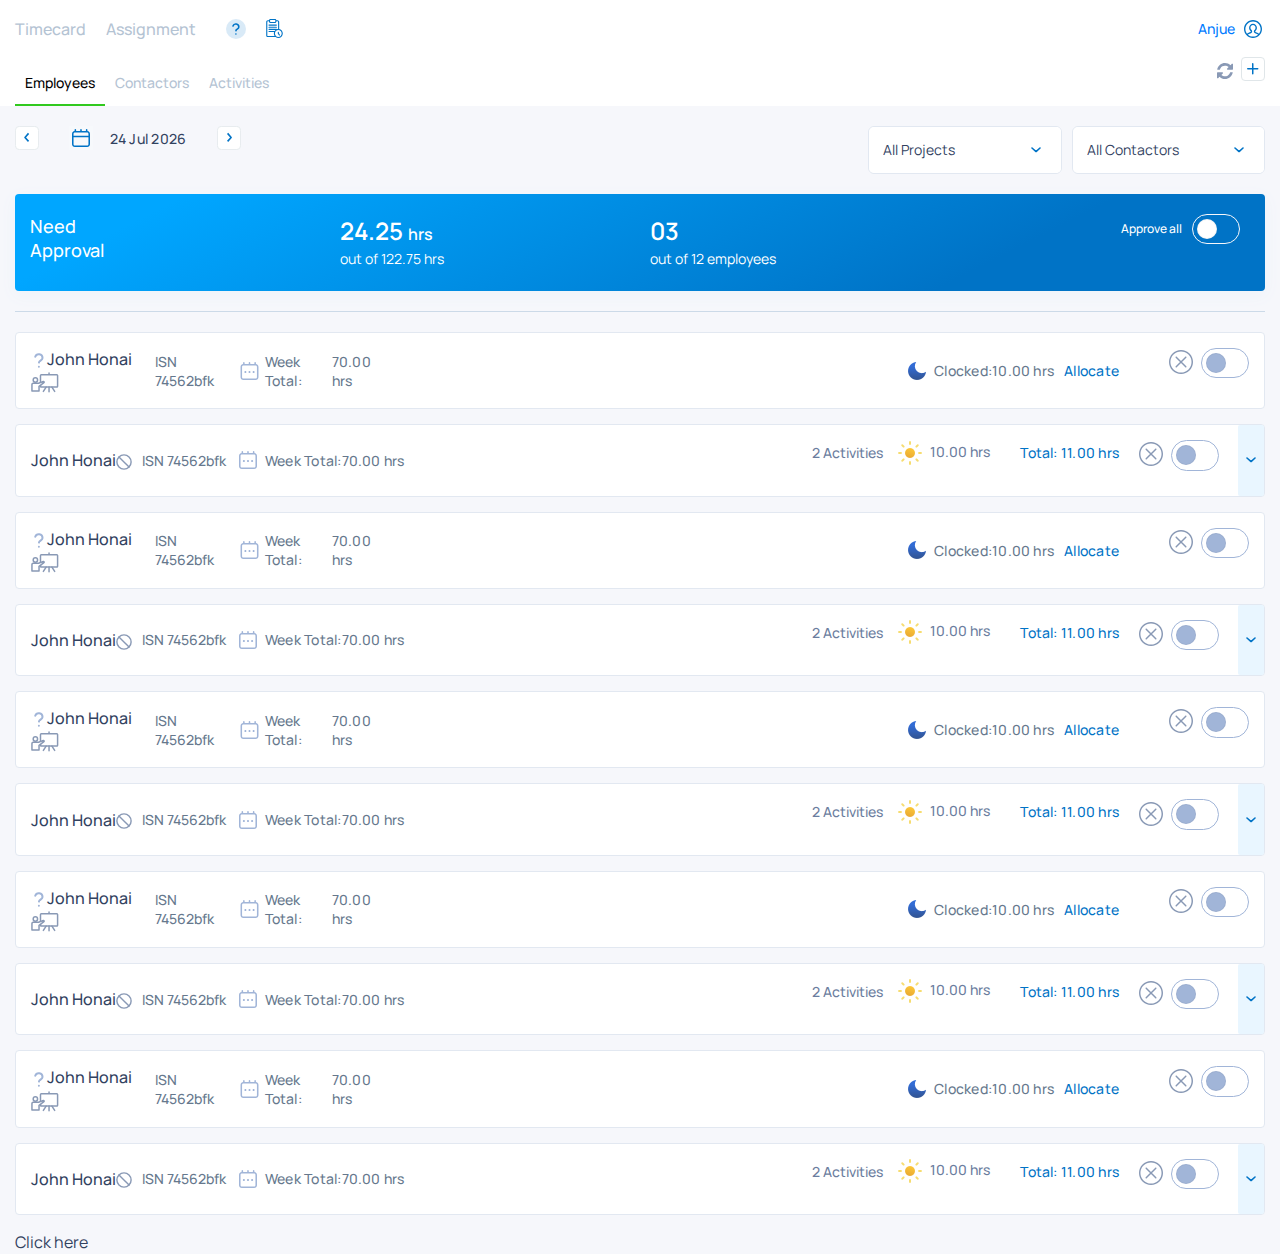
<file: employee.html>
<!DOCTYPE html>
<html>

<head>
    <title>Covanta - Employee</title>
    <meta charset="UTF-8">
    <meta name="viewport" content="width=device-width, initial-scale=1">
    <link rel="stylesheet" href="css/bootstrap.min.css">
    <link rel="stylesheet" href="css/style-ui.css">
    <link rel="stylesheet" href="css/sweetalert2.min.css">
    <link rel="stylesheet" href="css/style.css">
    <!-- <link rel="stylesheet" href="css/style-ui.css"> -->
</head>

<body>
    <div>
        <header id="header">
            <div class="container-fluid d-flex justify-content-between">
                <nav class="navbar navbar-light">
                    <div class="dropdown menu-selection d-md-none">
                        <button id="dLabel" class="dropdown-select" type="button" data-toggle="dropdown" aria-haspopup="true" aria-expanded="false">Timecard<span class="caret"></span>
                            </button>
                        <ul class="dropdown-menu" aria-labelledby="dLabel">
                            <li><a href="employee.html">Timecard</a></li>
                            <li><a href="assignment.html">Assignment</a></li>
                        </ul>
                    </div>
                    <div class="menu-wrap d-none d-md-block">
                        <ul class="header-menu d-flex">
                            <li><a href="employee.html">Timecard</a></li>
                            <li><a href="assignment.html">Assignment</a></li>
                        </ul>
                    </div>

                    <span class="help-btn ml-3"><a href="help.html" target="_blank" class="d-flex "><i class="ico-help"></i></a></span>
                    <span class="d-flex  ml-3"><i class="ico-report"></i></span>
                </nav>
                <div class="dropdown show">
                    <span class="ico-refresh mr-2 d-md-none"></span>
                    <a href="" class="lnk-plus mr-4  d-md-none" data-toggle="modal" data-target="#add-emp-1">+</a>
                    <a class="profile-setting dropdown-toggle" href="#" role="button" id="dropdownMenuLink" data-toggle="dropdown" aria-haspopup="true" aria-expanded="false">Anjue</a>
                    <div class="dropdown-menu dropdown-menu-right" aria-labelledby="dropdownMenuLink">
                        <a class="dropdown-item" href="#" data-toggle="modal" data-target="#chngpwd">Change Password</a>
                        <a class="dropdown-item" href="#">Logout</a>
                    </div>
                </div>
            </div>
            <div class="container-fluid">
                <div class="tab-header row  position-relative">
                    <nav class="col-md-8">
                        <ul class="nav nav-pills justify-content-between justify-content-md-start" id="pills-tab" role="tablist">
                            <li class="nav-item" role="presentation">
                                <a class="nav-link active" id="employees-tab" data-toggle="pill" href="#pills-employees" role="tab" aria-controls="pills-employees" aria-selected="true">Employees</a>
                            </li>
                            <li class="nav-item" role="presentation">
                                <a class="nav-link" id="contractors-tab" data-toggle="pill" href="#pills-contractors" role="tab" aria-controls="pills-contractors" aria-selected="false">Contactors</a>
                            </li>
                            <li class="nav-item" role="presentation">
                                <a class="nav-link" id="activities-tab" data-toggle="pill" href="#pills-activities" role="tab" aria-controls="pills-activities" aria-selected="false">Activities</a>
                            </li>
                        </ul>
                    </nav>
                    <div class="col-md-4 d-none d-md-block">
                        <span class="ico-refresh mr-2"></span>
                        <a href="" class="lnk-plus" data-toggle="modal" data-target="#add-emp-1">+</a>
                    </div>
                </div>
            </div>



        </header>
        <main>
            <div class="container-fluid main-container">
                <div class="tab-data">
                    <div class="tab-content" id="pills-tabContent">
                        <div class="tab-pane fade show active" id="pills-employees" role="tabpanel" aria-labelledby="employees-tab">
                            <div class="tab-filter row pt-3 mb-3">
                                <div class=" col-md-8 mr-md-auto pt-4">
                                    <div class="date-picker d-flex week-picker-employee justify-content-between justify-content-md-start">
                                        <button class="prev-day btn" id="previous-day"></button>
                                        <input class="week-picker">
                                        <button class="next-day btn" id="next-day"> </button>
                                    </div>
                                </div>
                                <div class="col-md-4 d-flex justify-content-end pt-4">
                                    <div class="select mr-md-3">
                                        <select name="" id="">
                                                <option value="">All Projects</option>
                                                <option value="">Hemstead Outage - Aug 2020</option>
                                            </select>
                                    </div>
                                    <div class="select">
                                        <select name="" id="">
                                                <option value="">All Contactors</option>
                                                <option value="">ABC Welding Company</option>
                                            </select>
                                    </div>
                                </div>
                            </div>
                            <div class="tab-filter-info ">
                                <div class="row">
                                    <div class="col-md-3 col-6 order-1 order-md-1">
                                        <h2>Need <br> Approval</h2>
                                    </div>
                                    <div class="col-md-3 col-6 order-3 order-md-2">
                                        <strong class="txt-bold">24.25 <small class="txt-small">hrs</small></strong><br>
                                        <span>out of <span class="sep-md"></span> 122.75 hrs</span>
                                    </div>
                                    <div class="col-md-4 col-6 order-4 order-md-3">
                                        <strong class="txt-bold">03</strong>
                                        <br>
                                        <span>out of 12 <span class="sep-md"></span> employees</span>
                                    </div>
                                    <div class="col-md-2 col-6 order-2 order-md-4">
                                        <div class="form-group justify-content-end d-flex align-items-center">
                                            <span class="txt-aprov-all">Approve all</span>
                                            <span class="switch switch-lg">
                                                <input type="checkbox" class="switch" id="switch-sm" data-toggle="modal" data-target="#alertModal">
                                                <label for="switch-sm"></label>
                                                </span>
                                        </div>
                                    </div>
                                </div>
                            </div>
                            <hr class="divider">
                            <ul class="card-list">
                                <li class="card mb-4">
                                    <div class="row">
                                        <div class="col-md-4 col-6 order-1 order-md-1 d-md-flex align-items-md-center clock-time">
                                            <h2 class="mb-md-0"> <i class="ico-quest-grey"></i>John Honai<span class="ico-training-status"></span></h2>
                                            <h3 class="pl-md-3 pb-3 pb-md-0">ISN 74562bfk</h3>
                                            <span class="d-flex pr-md-5 pb-4 pb-md-0 pl-md-3"><i class="ico-week mr-2"></i><span class="d-sm-none d-md-block">Week Total:</span> 70.00 hrs</span>
                                        </div>
                                        <div class="col-md-6 col-12 order-4 ml-auto d-md-inline-flex d-flex justify-content-between justify-content-md-end clock-time">
                                            <span class="d-flex pr-md-3"><i class="ico-night mr-2"></i><span class="d-sm-none d-md-block">Clocked:</span> 10.00 hrs</span>
                                            <a href="" class="lnk-update align-self-end align-self-md-center" data-toggle="modal" data-target="#update-emp-1">Allocate</a>
                                        </div>
                                        <div class="col-md-2 col-6 col-btn-toggle order-2 order-md-4 text-right pl-0">
                                            <div class="form-group mb-0">
                                                <a href="" class="ico-close-gray mr-2"></a>
                                                <span class="switch switch-lg">
                                                    <input type="checkbox" class="switch" id="switch-sm-1">
                                                    <label for="switch-sm-1"></label>
                                                    </span>
                                            </div>
                                        </div>

                                    </div>
                                </li>
                                <li class="card mb-4">
                                    <div class="row">
                                        <div class="col-md-4 col-6 order-1 order-md-1 d-md-flex align-items-md-center clock-time">
                                            <h2 class="mb-md-0">John Honai<span class="ico-suspension-status"></span></h2>
                                            <h3 class="pl-md-3  pb-3 pb-md-0">ISN 74562bfk</h3>
                                            <span class="d-flex pb-4 pb-md-0 pl-md-3"><i class="ico-week mr-2"></i><span class="d-sm-none d-md-block">Week Total:</span>70.00 hrs</span>
                                        </div>
                                        <div class="col-md-6 order-4 ml-auto order-md-3 justify-content-md-end box-down">
                                            <div class="d-md-inline-flex d-flex justify-content-between justify-content-md-end activity-emp-box">
                                                <span class="txt-primary txt-activity pr-md-4">2 Activities</span>
                                                <span class="txt-secondary txt-activity"><i class="ico-day mr-2"></i> 10.00 hrs</span>
                                                <a href="" class="lnk-update pl-md-5  "><span class="d-sm-none d-md-inline-block">Total:</span> 11.00 hrs</a>
                                            </div>
                                        </div>
                                        <div class="col-md-2 col-6 col-btn-toggle order-2 order-md-4 text-right pl-0">
                                            <div class="form-group pr-md-5">
                                                <a href="" class="ico-close-gray mr-2"></a>
                                                <span class="switch switch-lg">
                                                        <input type="checkbox" class="switch" id="switch-sm-2">
                                                        <label for="switch-sm-2"></label>
                                                        </span>
                                            </div>
                                            <a href="" class="lnk-hours-list d-none d-md-none d-md-block"></a>
                                        </div>
                                        <div class="col-md-12 order-5">
                                            <ul class="acivity-view  d-flex flex-column">
                                                <li class="d-md-inline-flex d-flex row pt-4">
                                                    <span class="col-10">A12311 Jet lance slurry lines</span>
                                                    <span class="col-2 text-right text-md-left txt-hrs">5 Hrs</span>
                                                </li>
                                                <li class="d-md-inline-flex d-flex row pt-4">
                                                    <span class="col-10">A12311 Vaccum out primary air duct</span>
                                                    <span class="col-2 text-right text-md-left txt-hrs">5 Hrs</span>
                                                </li>
                                            </ul>
                                            <a href="" class="lnk-hours-list mt-4 d-block d-md-none"></a>
                                        </div>
                                    </div>
                                </li>
                                <li class="card mb-4">
                                    <div class="row">
                                        <div class="col-md-4 col-6 order-1 order-md-1 d-md-flex align-items-md-center clock-time">
                                            <h2 class="mb-md-0"> <i class="ico-quest-grey"></i>John Honai<span class="ico-training-status"></span></h2>
                                            <h3 class="pl-md-3 pb-3 pb-md-0">ISN 74562bfk</h3>
                                            <span class="d-flex pr-md-5 pb-4 pb-md-0 pl-md-3"><i class="ico-week mr-2"></i><span class="d-sm-none d-md-block">Week Total:</span> 70.00 hrs</span>
                                        </div>
                                        <div class="col-md-6 col-12 order-4 ml-auto d-md-inline-flex d-flex justify-content-between justify-content-md-end clock-time">
                                            <span class="d-flex pr-md-3"><i class="ico-night mr-2"></i><span class="d-sm-none d-md-block">Clocked:</span> 10.00 hrs</span>
                                            <a href="" class="lnk-update align-self-end align-self-md-center" data-toggle="modal" data-target="#update-emp-1">Allocate</a>
                                        </div>
                                        <div class="col-md-2 col-6 col-btn-toggle order-2 order-md-4 text-right pl-0">
                                            <div class="form-group mb-0">
                                                <a href="" class="ico-close-gray mr-2"></a>
                                                <span class="switch switch-lg">
                                                    <input type="checkbox" class="switch" id="switch-sm-1">
                                                    <label for="switch-sm-1"></label>
                                                    </span>
                                            </div>
                                        </div>

                                    </div>
                                </li>
                                <li class="card mb-4">
                                    <div class="row">
                                        <div class="col-md-4 col-6 order-1 order-md-1 d-md-flex align-items-md-center clock-time">
                                            <h2 class="mb-md-0">John Honai<span class="ico-suspension-status"></span></h2>
                                            <h3 class="pl-md-3  pb-3 pb-md-0">ISN 74562bfk</h3>
                                            <span class="d-flex pb-4 pb-md-0 pl-md-3"><i class="ico-week mr-2"></i><span class="d-sm-none d-md-block">Week Total:</span>70.00 hrs</span>
                                        </div>
                                        <div class="col-md-6 order-4 ml-auto order-md-3 justify-content-md-end box-down">
                                            <div class="d-md-inline-flex d-flex justify-content-between justify-content-md-end activity-emp-box">
                                                <span class="txt-primary txt-activity pr-md-4">2 Activities</span>
                                                <span class="txt-secondary txt-activity"><i class="ico-day mr-2"></i> 10.00 hrs</span>
                                                <a href="" class="lnk-update pl-md-5  "><span class="d-sm-none d-md-inline-block">Total:</span> 11.00 hrs</a>
                                            </div>
                                        </div>
                                        <div class="col-md-2 col-6 col-btn-toggle order-2 order-md-4 text-right pl-0">
                                            <div class="form-group pr-md-5">
                                                <a href="" class="ico-close-gray mr-2"></a>
                                                <span class="switch switch-lg">
                                                        <input type="checkbox" class="switch" id="switch-sm-2">
                                                        <label for="switch-sm-2"></label>
                                                        </span>
                                            </div>
                                            <a href="" class="lnk-hours-list d-none d-md-none d-md-block"></a>
                                        </div>
                                        <div class="col-md-12 order-5">
                                            <ul class="acivity-view  d-flex flex-column">
                                                <li class="d-md-inline-flex d-flex row pt-4">
                                                    <span class="col-10">A12311 Jet lance slurry lines</span>
                                                    <span class="col-2 text-right text-md-left txt-hrs">5 Hrs</span>
                                                </li>
                                                <li class="d-md-inline-flex d-flex row pt-4">
                                                    <span class="col-10">A12311 Vaccum out primary air duct</span>
                                                    <span class="col-2 text-right text-md-left txt-hrs">5 Hrs</span>
                                                </li>
                                            </ul>
                                            <a href="" class="lnk-hours-list mt-4 d-block d-md-none"></a>
                                        </div>
                                    </div>
                                </li>
                                <li class="card mb-4">
                                    <div class="row">
                                        <div class="col-md-4 col-6 order-1 order-md-1 d-md-flex align-items-md-center clock-time">
                                            <h2 class="mb-md-0"> <i class="ico-quest-grey"></i>John Honai<span class="ico-training-status"></span></h2>
                                            <h3 class="pl-md-3 pb-3 pb-md-0">ISN 74562bfk</h3>
                                            <span class="d-flex pr-md-5 pb-4 pb-md-0 pl-md-3"><i class="ico-week mr-2"></i><span class="d-sm-none d-md-block">Week Total:</span> 70.00 hrs</span>
                                        </div>
                                        <div class="col-md-6 col-12 order-4 ml-auto d-md-inline-flex d-flex justify-content-between justify-content-md-end clock-time">
                                            <span class="d-flex pr-md-3"><i class="ico-night mr-2"></i><span class="d-sm-none d-md-block">Clocked:</span> 10.00 hrs</span>
                                            <a href="" class="lnk-update align-self-end align-self-md-center" data-toggle="modal" data-target="#update-emp-1">Allocate</a>
                                        </div>
                                        <div class="col-md-2 col-6 col-btn-toggle order-2 order-md-4 text-right pl-0">
                                            <div class="form-group mb-0">
                                                <a href="" class="ico-close-gray mr-2"></a>
                                                <span class="switch switch-lg">
                                                    <input type="checkbox" class="switch" id="switch-sm-1">
                                                    <label for="switch-sm-1"></label>
                                                    </span>
                                            </div>
                                        </div>

                                    </div>
                                </li>
                                <li class="card mb-4">
                                    <div class="row">
                                        <div class="col-md-4 col-6 order-1 order-md-1 d-md-flex align-items-md-center clock-time">
                                            <h2 class="mb-md-0">John Honai<span class="ico-suspension-status"></span></h2>
                                            <h3 class="pl-md-3  pb-3 pb-md-0">ISN 74562bfk</h3>
                                            <span class="d-flex pb-4 pb-md-0 pl-md-3"><i class="ico-week mr-2"></i><span class="d-sm-none d-md-block">Week Total:</span>70.00 hrs</span>
                                        </div>
                                        <div class="col-md-6 order-4 ml-auto order-md-3 justify-content-md-end box-down">
                                            <div class="d-md-inline-flex d-flex justify-content-between justify-content-md-end activity-emp-box">
                                                <span class="txt-primary txt-activity pr-md-4">2 Activities</span>
                                                <span class="txt-secondary txt-activity"><i class="ico-day mr-2"></i> 10.00 hrs</span>
                                                <a href="" class="lnk-update pl-md-5  "><span class="d-sm-none d-md-inline-block">Total:</span> 11.00 hrs</a>
                                            </div>
                                        </div>
                                        <div class="col-md-2 col-6 col-btn-toggle order-2 order-md-4 text-right pl-0">
                                            <div class="form-group pr-md-5">
                                                <a href="" class="ico-close-gray mr-2"></a>
                                                <span class="switch switch-lg">
                                                        <input type="checkbox" class="switch" id="switch-sm-2">
                                                        <label for="switch-sm-2"></label>
                                                        </span>
                                            </div>
                                            <a href="" class="lnk-hours-list d-none d-md-none d-md-block"></a>
                                        </div>
                                        <div class="col-md-12 order-5">
                                            <ul class="acivity-view  d-flex flex-column">
                                                <li class="d-md-inline-flex d-flex row pt-4">
                                                    <span class="col-10">A12311 Jet lance slurry lines</span>
                                                    <span class="col-2 text-right text-md-left txt-hrs">5 Hrs</span>
                                                </li>
                                                <li class="d-md-inline-flex d-flex row pt-4">
                                                    <span class="col-10">A12311 Vaccum out primary air duct</span>
                                                    <span class="col-2 text-right text-md-left txt-hrs">5 Hrs</span>
                                                </li>
                                            </ul>
                                            <a href="" class="lnk-hours-list mt-4 d-block d-md-none"></a>
                                        </div>
                                    </div>
                                </li>
                                <li class="card mb-4">
                                    <div class="row">
                                        <div class="col-md-4 col-6 order-1 order-md-1 d-md-flex align-items-md-center clock-time">
                                            <h2 class="mb-md-0"> <i class="ico-quest-grey"></i>John Honai<span class="ico-training-status"></span></h2>
                                            <h3 class="pl-md-3 pb-3 pb-md-0">ISN 74562bfk</h3>
                                            <span class="d-flex pr-md-5 pb-4 pb-md-0 pl-md-3"><i class="ico-week mr-2"></i><span class="d-sm-none d-md-block">Week Total:</span> 70.00 hrs</span>
                                        </div>
                                        <div class="col-md-6 col-12 order-4 ml-auto d-md-inline-flex d-flex justify-content-between justify-content-md-end clock-time">
                                            <span class="d-flex pr-md-3"><i class="ico-night mr-2"></i><span class="d-sm-none d-md-block">Clocked:</span> 10.00 hrs</span>
                                            <a href="" class="lnk-update align-self-end align-self-md-center" data-toggle="modal" data-target="#update-emp-1">Allocate</a>
                                        </div>
                                        <div class="col-md-2 col-6 col-btn-toggle order-2 order-md-4 text-right pl-0">
                                            <div class="form-group mb-0">
                                                <a href="" class="ico-close-gray mr-2"></a>
                                                <span class="switch switch-lg">
                                                    <input type="checkbox" class="switch" id="switch-sm-1">
                                                    <label for="switch-sm-1"></label>
                                                    </span>
                                            </div>
                                        </div>

                                    </div>
                                </li>
                                <li class="card mb-4">
                                    <div class="row">
                                        <div class="col-md-4 col-6 order-1 order-md-1 d-md-flex align-items-md-center clock-time">
                                            <h2 class="mb-md-0">John Honai<span class="ico-suspension-status"></span></h2>
                                            <h3 class="pl-md-3  pb-3 pb-md-0">ISN 74562bfk</h3>
                                            <span class="d-flex pb-4 pb-md-0 pl-md-3"><i class="ico-week mr-2"></i><span class="d-sm-none d-md-block">Week Total:</span>70.00 hrs</span>
                                        </div>
                                        <div class="col-md-6 order-4 ml-auto order-md-3 justify-content-md-end box-down">
                                            <div class="d-md-inline-flex d-flex justify-content-between justify-content-md-end activity-emp-box">
                                                <span class="txt-primary txt-activity pr-md-4">2 Activities</span>
                                                <span class="txt-secondary txt-activity"><i class="ico-day mr-2"></i> 10.00 hrs</span>
                                                <a href="" class="lnk-update pl-md-5  "><span class="d-sm-none d-md-inline-block">Total:</span> 11.00 hrs</a>
                                            </div>
                                        </div>
                                        <div class="col-md-2 col-6 col-btn-toggle order-2 order-md-4 text-right pl-0">
                                            <div class="form-group pr-md-5">
                                                <a href="" class="ico-close-gray mr-2"></a>
                                                <span class="switch switch-lg">
                                                        <input type="checkbox" class="switch" id="switch-sm-2">
                                                        <label for="switch-sm-2"></label>
                                                        </span>
                                            </div>
                                            <a href="" class="lnk-hours-list d-none d-md-none d-md-block"></a>
                                        </div>
                                        <div class="col-md-12 order-5">
                                            <ul class="acivity-view  d-flex flex-column">
                                                <li class="d-md-inline-flex d-flex row pt-4">
                                                    <span class="col-10">A12311 Jet lance slurry lines</span>
                                                    <span class="col-2 text-right text-md-left txt-hrs">5 Hrs</span>
                                                </li>
                                                <li class="d-md-inline-flex d-flex row pt-4">
                                                    <span class="col-10">A12311 Vaccum out primary air duct</span>
                                                    <span class="col-2 text-right text-md-left txt-hrs">5 Hrs</span>
                                                </li>
                                            </ul>
                                            <a href="" class="lnk-hours-list mt-4 d-block d-md-none"></a>
                                        </div>
                                    </div>
                                </li>
                                <li class="card mb-4">
                                    <div class="row">
                                        <div class="col-md-4 col-6 order-1 order-md-1 d-md-flex align-items-md-center clock-time">
                                            <h2 class="mb-md-0"> <i class="ico-quest-grey"></i>John Honai<span class="ico-training-status"></span></h2>
                                            <h3 class="pl-md-3 pb-3 pb-md-0">ISN 74562bfk</h3>
                                            <span class="d-flex pr-md-5 pb-4 pb-md-0 pl-md-3"><i class="ico-week mr-2"></i><span class="d-sm-none d-md-block">Week Total:</span> 70.00 hrs</span>
                                        </div>
                                        <div class="col-md-6 col-12 order-4 ml-auto d-md-inline-flex d-flex justify-content-between justify-content-md-end clock-time">
                                            <span class="d-flex pr-md-3"><i class="ico-night mr-2"></i><span class="d-sm-none d-md-block">Clocked:</span> 10.00 hrs</span>
                                            <a href="" class="lnk-update align-self-end align-self-md-center" data-toggle="modal" data-target="#update-emp-1">Allocate</a>
                                        </div>
                                        <div class="col-md-2 col-6 col-btn-toggle order-2 order-md-4 text-right pl-0">
                                            <div class="form-group mb-0">
                                                <a href="" class="ico-close-gray mr-2"></a>
                                                <span class="switch switch-lg">
                                                    <input type="checkbox" class="switch" id="switch-sm-1">
                                                    <label for="switch-sm-1"></label>
                                                    </span>
                                            </div>
                                        </div>

                                    </div>
                                </li>
                                <li class="card mb-4">
                                    <div class="row">
                                        <div class="col-md-4 col-6 order-1 order-md-1 d-md-flex align-items-md-center clock-time">
                                            <h2 class="mb-md-0">John Honai<span class="ico-suspension-status"></span></h2>
                                            <h3 class="pl-md-3  pb-3 pb-md-0">ISN 74562bfk</h3>
                                            <span class="d-flex pb-4 pb-md-0 pl-md-3"><i class="ico-week mr-2"></i><span class="d-sm-none d-md-block">Week Total:</span>70.00 hrs</span>
                                        </div>
                                        <div class="col-md-6 order-4 ml-auto order-md-3 justify-content-md-end box-down">
                                            <div class="d-md-inline-flex d-flex justify-content-between justify-content-md-end activity-emp-box">
                                                <span class="txt-primary txt-activity pr-md-4">2 Activities</span>
                                                <span class="txt-secondary txt-activity"><i class="ico-day mr-2"></i> 10.00 hrs</span>
                                                <a href="" class="lnk-update pl-md-5  "><span class="d-sm-none d-md-inline-block">Total:</span> 11.00 hrs</a>
                                            </div>
                                        </div>
                                        <div class="col-md-2 col-6 col-btn-toggle order-2 order-md-4 text-right pl-0">
                                            <div class="form-group pr-md-5">
                                                <a href="" class="ico-close-gray mr-2"></a>
                                                <span class="switch switch-lg">
                                                        <input type="checkbox" class="switch" id="switch-sm-2">
                                                        <label for="switch-sm-2"></label>
                                                        </span>
                                            </div>
                                            <a href="" class="lnk-hours-list d-none d-md-none d-md-block"></a>
                                        </div>
                                        <div class="col-md-12 order-5">
                                            <ul class="acivity-view  d-flex flex-column">
                                                <li class="d-md-inline-flex d-flex row pt-4">
                                                    <span class="col-10">A12311 Jet lance slurry lines</span>
                                                    <span class="col-2 text-right text-md-left txt-hrs">5 Hrs</span>
                                                </li>
                                                <li class="d-md-inline-flex d-flex row pt-4">
                                                    <span class="col-10">A12311 Vaccum out primary air duct</span>
                                                    <span class="col-2 text-right text-md-left txt-hrs">5 Hrs</span>
                                                </li>
                                            </ul>
                                            <a href="" class="lnk-hours-list mt-4 d-block d-md-none"></a>
                                        </div>
                                    </div>
                                </li>
                            </ul>


                            <!-- Employee Modal starts-->

                            <!-- Add Employee Model -->
                            <div class="modal fade" id="add-emp-1" tabindex="-1" aria-labelledby="addEmployee" aria-hidden="true">
                                <div class="modal-dialog modal-dialog-centered">
                                    <div class="modal-content">
                                        <div class="modal-header mb-5">
                                            <h5 class="modal-title">Add timecard</h5>
                                            <button type="button" class="close" data-dismiss="modal" aria-label="Close">
                                                <span aria-hidden="true">&times;</span>
                                              </button>
                                        </div>
                                        <div class="modal-body p-0">
                                            <div class="col-md-12">
                                                <div class="select mb-5">
                                                    <select name="" id="">
                                                            <option value="">Select Employee</option>
                                                            <option value="">John Honai (ISN-1224-1112)</option>
                                                            <option value="">John Honai (ISN-1224-1112)</option>
                                                        </select>
                                                </div>
                                                <div class="d-flex row align-items-center">
                                                    <div class="col-3 col-3 pr-0">
                                                        <!-- <span class="txt-secondary txt-activity"><i class="ico-week mr-2"></i> 10 Sep 2020</span> -->
                                                        <div class="date-picker date-picker-popup d-flex justify-content-between justify-content-md-start">
                                                            <!-- <button class="prev-day btn" id="previous-day"></button> -->
                                                            <input class="week-picker">
                                                            <!-- <button class="next-day btn" id="next-day"> </button> -->
                                                        </div>

                                                    </div>
                                                    <div class="col-9 pl-0 pl-md-4 text-right">
                                                        <div class="day-night-chk">
                                                            <div class="toggle-container d-flex">
                                                                <input id="toggle-on" class="toggle toggle-left checked" name="toggle" type="radio" checked="">
                                                                <label for="toggle-on" class="btn day-radio-btn"><span class="d-flex"><i class="ico-day mr-2"></i>Day</span></label>
                                                                <input id="toggle-off" class="toggle toggle-right" name="toggle" type="radio">
                                                                <label for="toggle-off" class="btn night-radio-btn"><span class="d-flex"><i class="ico-night mr-2"></i>Night</span></label>
                                                            </div>
                                                        </div>
                                                    </div>
                                                </div>
                                                <ul class="row mt-4 activity-update-row">
                                                    <li class="d-flex mb-3">
                                                        <div class="col-6">
                                                            <div class="select">
                                                                <select name="" id="">
                                                                        <option value="">Select activity</option>
                                                                    </select>
                                                            </div>
                                                        </div>
                                                        <div class="col-4 input-increment pl-0">
                                                            <input type="number" class="increamenter" value="0" min="0" max="10000" step="1" />
                                                        </div>
                                                        <div class="col-2 input-increment pl-0 align-self-center">
                                                            <span class="icon-delete invisible"></span>
                                                        </div>
                                                    </li>
                                                    <li class="d-flex mb-3">
                                                        <div class="col-6">
                                                            <div class="select">
                                                                <select name="" id="">
                                                                        <option value="">Select activity</option>
                                                                    </select>
                                                            </div>
                                                        </div>
                                                        <div class="col-4 input-increment pl-0">
                                                            <input type="number" class="increamenter" value="0" min="0" max="10000" step="1" />
                                                        </div>
                                                        <div class="col-2 input-increment pl-0 align-self-center">
                                                            <span class="icon-delete"></span>
                                                        </div>
                                                    </li>
                                                    <li class="d-flex mb-3">
                                                        <div class="col-6">
                                                            <div class="select">
                                                                <select name="" id="">
                                                                        <option value="">Select activity</option>
                                                                    </select>
                                                            </div>
                                                        </div>
                                                        <div class="col-4 input-increment pl-0">
                                                            <input type="number" class="increamenter" value="0" min="0" max="10000" step="1" />
                                                        </div>
                                                        <div class="col-2 input-increment pl-0 align-self-center">
                                                            <span class="icon-delete"></span>
                                                        </div>
                                                    </li>
                                                </ul>
                                                <div class="activity-operations">
                                                    <span class="ico-add-activity"></span>
                                                </div>
                                                <hr class="divider">
                                                <div class="row total-hrs-holder">
                                                    <div class="col-6 col-md-8"><span class="txt-secondary txt-activity"><i class="ico-week mr-2"></i> 70.00 hrs</span></div>
                                                    <div class="col-6 col-md-4"><span class="txt-secondary txt-activity">Total:</span><span class="pl-3 txt-primary ">10.00 hrs</span></div>
                                                </div>
                                                <div class="row mt-3 align-items-center">
                                                    <div class="col-3 txt-aprov-day">Comment</div>
                                                    <div class="col-9 text-right">
                                                        <div class="select mb-0">
                                                            <select name="" id="">
                                                                    <option value="">Select activity</option>
                                                                </select>
                                                        </div>
                                                    </div>
                                                </div>
                                                <div class="row mt-3 align-items-center">
                                                    <div class="col-12 text-right">
                                                        <input type="text">
                                                    </div>
                                                </div>
                                                <div class="row mt-3">
                                                    <div class="col-8 txt-aprov-day">Approve hours for this day</div>
                                                    <div class="col-4 text-right">
                                                        <div class="form-group m-0">
                                                            <span class="switch switch-lg">
                                                                <input type="checkbox" class="switch" id="switch-aprv-day">
                                                                <label for="switch-aprv-day"></label>
                                                                </span>
                                                        </div>
                                                    </div>
                                                </div>
                                                <div class="row mt-3">
                                                    <div class="col-8 txt-aprov-day">Reject hours for this shift</div>
                                                    <div class="col-4 text-right">
                                                        <a href="" class="ico-close-gray"></a>
                                                    </div>
                                                </div>

                                            </div>
                                        </div>
                                        <div class="modal-footer d-flex text-right">
                                            <button type="button" class="btn btn-time-primary btn-time">Save</button>
                                        </div>
                                    </div>
                                </div>
                            </div>

                            <div class="modal fade" id="update-emp-1" tabindex="-1" aria-labelledby="updateEmployee" aria-hidden="true">
                                <div class="modal-dialog modal-dialog-centered">
                                    <div class="modal-content">
                                        <div class="modal-header mb-5">
                                            <h5 class="modal-title">Allocate timecard</h5>
                                            <button type="button" class="close" data-dismiss="modal" aria-label="Close">
                                            <span aria-hidden="true">&times;</span>
                                          </button>
                                        </div>
                                        <div class="modal-body p-0">
                                            <div class="col-md-12">
                                                <div class="select mb-5 inactive">
                                                    <select name="" id="">
                                                        <option value="">John Honai (ISN-1224-1112)</option>
                                                    </select>
                                                </div>
                                                <div class="d-flex row">
                                                    <div class="col-6">
                                                        <!-- <span class="txt-secondary txt-activity"><i class="ico-week mr-2"></i> 10 Sep 2020</span> -->
                                                        <div class="date-picker date-picker-popup d-flex justify-content-between justify-content-md-start">
                                                            <!-- <button class="prev-day btn" id="previous-day"></button> -->
                                                            <input class="week-picker">
                                                            <!-- <button class="next-day btn" id="next-day"> </button> -->
                                                        </div>

                                                    </div>
                                                    <div class="col-6 text-right"><span class="txt-secondary txt-activity pr-5 mr-5"><i class="ico-night mr-2"></i> 10.00 hrs</span></div>
                                                </div>
                                                <ul class="row mt-4 activity-update-row">
                                                    <li class="d-flex mb-3">
                                                        <div class="col-6">
                                                            <div class="select">
                                                                <select name="" id="">
                                                                    <option value="">Select activity</option>
                                                                </select>
                                                            </div>
                                                        </div>
                                                        <div class="col-4 input-increment pl-0">
                                                            <input type="number" class="increamenter" value="0" min="0" max="10000" step="1" />
                                                        </div>
                                                        <div class="col-2 input-increment pl-0 align-self-center">
                                                            <span class="icon-delete invisible"></span>
                                                        </div>
                                                    </li>
                                                    <li class="d-flex mb-3">
                                                        <div class="col-6">
                                                            <div class="select">
                                                                <select name="" id="">
                                                                    <option value="">Select activity</option>
                                                                </select>
                                                            </div>
                                                        </div>
                                                        <div class="col-4 input-increment pl-0">
                                                            <input type="number" class="increamenter" value="0" min="0" max="10000" step="1" />
                                                        </div>
                                                        <div class="col-2 input-increment pl-0 align-self-center">
                                                            <span class="icon-delete"></span>
                                                        </div>
                                                    </li>
                                                    <li class="d-flex mb-3">
                                                        <div class="col-6">
                                                            <div class="select">
                                                                <select name="" id="">
                                                                    <option value="">Select activity</option>
                                                                </select>
                                                            </div>
                                                        </div>
                                                        <div class="col-4 input-increment pl-0">
                                                            <input type="number" class="increamenter" value="0" min="0" max="10000" step="1" />
                                                        </div>
                                                        <div class="col-2 input-increment pl-0 align-self-center">
                                                            <span class="icon-delete"></span>
                                                        </div>
                                                    </li>
                                                </ul>
                                                <div class="activity-operations">
                                                    <span class="ico-add-activity"></span>
                                                </div>
                                                <hr class="divider">
                                                <div class="row total-hrs-holder">
                                                    <div class="col-6 col-md-8"><span class="txt-secondary txt-activity"><i class="ico-week mr-2"></i> 70.00 hrs</span></div>
                                                    <div class="col-6 col-md-4"><span class="txt-secondary txt-activity">Total:</span><span class="pl-3 txt-primary ">10.00 hrs</span></div>
                                                </div>
                                                <div class="row mt-3 align-items-center">
                                                    <div class="col-3 txt-aprov-day">Comment</div>
                                                    <div class="col-9 text-right">
                                                        <div class="select mb-0">
                                                            <select name="" id="">
                                                                <option value="">Select activity</option>
                                                            </select>
                                                        </div>
                                                    </div>
                                                </div>
                                                <div class="row mt-3">
                                                    <div class="col-8 txt-aprov-day">Approve hours for this day</div>
                                                    <div class="col-4 text-right">
                                                        <div class="form-group m-0">
                                                            <span class="switch switch-lg">
                                                            <input type="checkbox" class="switch" id="switch-aprv-day">
                                                            <label for="switch-aprv-day"></label>
                                                            </span>
                                                        </div>
                                                    </div>
                                                </div>
                                                <div class="row mt-3">
                                                    <div class="col-8 txt-aprov-day">Reject hours for this shift</div>
                                                    <div class="col-4 text-right">
                                                        <a href="" class="ico-close-gray"></a>
                                                    </div>
                                                </div>

                                            </div>
                                        </div>
                                        <div class="modal-footer d-flex justify-content-between modal-footer-multi">
                                            <button type="button" class="btn btn-time-secondary btn-time">Save</button>
                                            <button type="button" class="btn btn-time-primary btn-time">Save & Next</button>
                                            <button type="button" class="btn btn-time-primary btn-time">Save & New</button>
                                        </div>
                                    </div>
                                </div>
                            </div>
                            <!-- Employee Modal ends-->


                            <!-- alert starts-->
                            <div class="modal fade alert-popup" id="alertModal" tabindex="-1" aria-labelledby="alertModalLabel" aria-hidden="true">
                                <div class="modal-dialog modal-dialog-centered">
                                    <div class="modal-content">
                                        <div class="modal-header">
                                            <h5 class="modal-title" id="exampleModalLabel">Unallocated Timecards</h5>
                                            <button type="button" class="close" data-dismiss="modal" aria-label="Close">
                                            <span aria-hidden="true">&times;</span>
                                          </button>
                                        </div>
                                        <div class="modal-body p-0 mb-4">
                                            <div class="col-md-12">
                                                <p>There is still unallocated time, which cannot be approved. Only allocated timecards will be approved.
                                                </p>
                                            </div>
                                        </div>
                                        <div class="modal-footer d-flex justify-content-between">
                                            <button type="button" class="btn btn-time-secondary btn-time" data-dismiss="modal">Cancel</button>
                                            <button type="button" class="btn btn-time-primary btn-time">Approve allocated</button>
                                        </div>
                                    </div>
                                </div>
                            </div>
                            <!-- alert ends-->

                            <span class="alert-ss">Click here</span>


                        </div>
                        <div class="tab-pane fade" id="pills-contractors" role="tabpanel" aria-labelledby="contractors-tab">
                            <div class="tab-filter row pt-3 mb-3">
                                <div class=" col-md-8 mr-md-auto pt-4">
                                    <div class="date-picker  week-picker-contactor d-flex justify-content-between justify-content-md-start">
                                        <button class="prev-day btn" id="previous-day"></button>
                                        <input type="hidden" name="contractor-calender" value="" id="contractor-calender">
                                        <label class="week-picker-contract" for="contractor-calender">All Unreviewed</label>
                                        <button class="next-day btn" id="next-day"> </button>
                                        <div class="calender-popup chk-box-all">
                                            <div class="chk-custom">
                                                <input type="checkbox" checked name="" id="show-all">
                                                <label for="show-all">Show all unreviewed</label>
                                            </div>
                                            <span id="datepicker-contract"></span>
                                            <input id="datepicker-contract-ip" type="text">
                                        </div>
                                    </div>
                                </div>
                                <div class="col-md-4 d-flex justify-content-end pt-4">
                                    <div class="select mr-md-3">
                                        <select name="" id="">
                                                <option value="">All Projects</option>
                                                <option value="">Hemstead Outage - Aug 2020</option>
                                            </select>
                                    </div>
                                    <div class="select">
                                        <select name="" id="">
                                                <option value="">All Contactors</option>
                                                <option value="">ABC Welding Company</option>
                                            </select>
                                    </div>
                                </div>
                            </div>
                            <div class="tab-filter-info ">
                                <div class="row">
                                    <div class="col-md-4 col-12 order-1 order-md-1">
                                        <h2>Needs <br> Review</h2>
                                    </div>
                                    <div class="col-md-4 col-6 order-3 order-md-2">
                                        <strong class="txt-bold">24.25 <small class="txt-small">hrs</small></strong><br>
                                        <span>out of <span class="sep-md"></span> 122.75 hrs</span>
                                    </div>
                                    <div class="col-md-4 col-6 order-4 order-md-3">
                                        <strong class="txt-bold">1</strong>
                                        <br>
                                        <span>out of 1 <span class="sep-md"></span> contractors</span>
                                    </div>

                                </div>
                            </div>
                            <hr class="divider">
                            <ul class="card-list">
                                <li class="card mb-4">
                                    <div class="row">
                                        <div class="col-md-4 col-9 order-1 order-md-1 d-md-flex align-items-md-center">
                                            <a href="" class="d-flex align-items-center lnk-contactor-title">
                                                <h2 class="mb-md-0">ABC Welding Company</h2>
                                                <span class="spn-contract-date pl-md-3">10 Sep 2020</span>
                                            </a>
                                        </div>
                                        <div class="col-md-7 col-12 order-3 order-md-3 mt-3 mt-md-0 ">
                                            <div class=" d-flex flex-md-row flex-column justify-content-md-end align-items-md-center">
                                                <span class="txt-primary-sec txt-activity mr-3">2 Activities</span>
                                                <span class="txt-primary-sec txt-activity"><i class="ico-clock-warning"></i>6.00 hrs</span>

                                                <span class="txt-primary txt-act-hrs pl-md-5 pl-md-2">98.50/122.75 hrs approved</span>
                                            </div>
                                        </div>
                                        <div class="col-md-1 col-3  order-2 order-md-4  text-right">
                                            <div class="form-group pr-md-5 mb-0">
                                                <span class="switch switch-lg">
                                                    <input type="checkbox" class="switch" id="switch-sm-12">
                                                    <label for="switch-sm-12"></label>
                                                    </span>
                                            </div>
                                            <a href="" class="lnk-hours-list d-none d-md-none d-md-block"></a>
                                        </div>
                                        <div class="col-md-12 order-4 order-md-4">
                                            <ul class="acivity-view  d-flex flex-column">
                                                <li class="d-md-inline-flex d-flex row pt-4">
                                                    <span class="col-8 col-md-6 order-1 order-md-1">A12311 Jet lance slurry lines</span>
                                                    <span class="col-12 col-md-3 order-3 order-md-2 text-left txt-hrs-contract text-md-right">38.50/62.75 Hrs approved</span>
                                                    <div class="col-4 col-md-3 order-2 order-md-3 text-right">
                                                        <span class="switch switch-lg pr-md-5">
                                                                <input type="checkbox" class="switch" id="switch-sm-cont-1">
                                                                <label for="switch-sm-cont-1"></label>
                                                            </span>
                                                    </div>
                                                </li>
                                                <li class="d-md-inline-flex d-flex row pt-4">
                                                    <span class="col-8 col-md-6 order-1 order-md-1">A12311 Vaccum out primary air duct</span>
                                                    <span class="col-12 col-md-3 order-3 order-md-2 text-left txt-hrs-contract text-md-right">60/60 Hrs approved</span>
                                                    <div class="col-4 col-md-3 order-2 order-md-3 text-right">
                                                        <span class="switch switch-lg pr-md-5">
                                                                <input type="checkbox" class="switch" id="switch-sm-cont-2">
                                                                <label for="switch-sm-cont-2"></label>
                                                            </span>
                                                    </div>
                                                </li>
                                            </ul>
                                            <a href="" class="lnk-hours-list mt-4 d-md-block d-lg-none"></a>
                                        </div>
                                    </div>
                                </li>
                                <li class="card mb-4">
                                    <div class="row">
                                        <div class="col-md-4 col-9 order-1 order-md-1 d-md-flex align-items-md-center">
                                            <h2 class="mb-md-0">ABC Welding Company</h2>
                                            <span class="spn-contract-date pl-md-3">10 Sep 2020</span>
                                        </div>
                                        <div class="col-md-7 col-12 order-3 order-md-3 mt-3 mt-md-0 ">
                                            <div class=" d-flex flex-md-row flex-column justify-content-md-end align-items-md-center">
                                                <span class="txt-primary-sec txt-activity mr-3">2 Activities</span>
                                                <span class="txt-primary-sec txt-activity"><i class="ico-pen"></i>6.00 hrs</span>

                                                <span class="txt-primary txt-act-hrs pl-md-5 pl-md-2">98.50/122.75 hrs approved</span>
                                            </div>
                                        </div>
                                        <div class="col-md-1 col-3  order-2 order-md-4  text-right">
                                            <div class="form-group pr-md-5 mb-0">
                                                <span class="switch switch-lg">
                                                    <input type="checkbox" class="switch" id="switch-sm-12">
                                                    <label for="switch-sm-12"></label>
                                                    </span>
                                            </div>
                                            <a href="" class="lnk-hours-list d-none d-md-none d-md-block"></a>
                                        </div>
                                        <div class="col-md-12 order-4 order-md-4">
                                            <ul class="acivity-view  d-flex flex-column">
                                                <li class="d-md-inline-flex d-flex row pt-4">
                                                    <span class="col-8 col-md-6 order-1 order-md-1">A12311 Jet lance slurry lines</span>
                                                    <span class="col-12 col-md-3 order-3 order-md-2 text-left txt-hrs-contract text-md-right">38.50/62.75 Hrs approved</span>
                                                    <div class="col-4 col-md-3 order-2 order-md-3 text-right">
                                                        <span class="switch switch-lg pr-md-5">
                                                                <input type="checkbox" class="switch" id="switch-sm-cont-1">
                                                                <label for="switch-sm-cont-1"></label>
                                                            </span>
                                                    </div>
                                                </li>
                                                <li class="d-md-inline-flex d-flex row pt-4">
                                                    <span class="col-8 col-md-6 order-1 order-md-1">A12311 Vaccum out primary air duct</span>
                                                    <span class="col-12 col-md-3 order-3 order-md-2 text-left txt-hrs-contract text-md-right">60/60 Hrs approved</span>
                                                    <div class="col-4 col-md-3 order-2 order-md-3 text-right">
                                                        <span class="switch switch-lg pr-md-5">
                                                                <input type="checkbox" class="switch" id="switch-sm-cont-2">
                                                                <label for="switch-sm-cont-2"></label>
                                                            </span>
                                                    </div>
                                                </li>
                                            </ul>
                                            <a href="" class="lnk-hours-list mt-4 d-md-block d-lg-none"></a>
                                        </div>
                                    </div>
                                </li>
                            </ul>
                        </div>
                        <div class="tab-pane fade" id="pills-activities" role="tabpanel" aria-labelledby="activities-tab">
                            <div class="tab-filter row pt-3 mb-3 justify-content-between">
                                <div class="col-md-8 d-flex align-items-center flex-column flex-md-row mt-4 mt-md-0">
                                    <div class="date-picker d-flex week-picker-employee justify-content-between justify-content-md-start">
                                        <button class="prev-day btn" id="previous-day"></button>
                                        <input class="week-picker">
                                        <button class="next-day btn" id="next-day"> </button>
                                    </div>
                                    <div class="day-night-chk ml-md-4 mt-4 mt-md-0 mr-0 ml-0">
                                        <div class="toggle-container d-flex">
                                            <input id="toggle-on1" class="toggle toggle-left checked" name="toggle" type="radio" checked="">
                                            <label for="toggle-on1" class="btn day-radio-btn"><span class="d-flex"><i class="ico-day mr-2"></i>Day</span></label>
                                            <input id="toggle-off1" class="toggle toggle-right" name="toggle" type="radio">
                                            <label for="toggle-off1" class="btn night-radio-btn"><span class="d-flex"><i class="ico-night mr-2"></i>Night</span></label>
                                        </div>
                                    </div>
                                </div>
                                <div class="col-md-4 flex-column flex-md-row d-flex pt-4">
                                    <div class="select mr-md-3">
                                        <select name="" id="">
                                                <option value="">All Projects</option>
                                                <option value="">Hemstead Outage - Aug 2020</option>
                                            </select>
                                    </div>
                                    <div class="select">
                                        <select name="" id="">
                                                <option value="">All Contactors</option>
                                                <option value="">ABC Welding Company</option>
                                            </select>
                                    </div>
                                </div>
                            </div>
                            <div class="tab-filter-info ">
                                <div class="row">
                                    <div class="col-md-4 col-12 order-1 order-md-1">
                                        <h2>3 <br> Activity</h2>
                                    </div>
                                    <div class="col-md-4 col-6 order-3 order-md-2">
                                        <strong class="txt-bold">18.50 <small class="txt-small">hrs</small></strong><br>
                                        <span>Hours clocked</span>
                                    </div>
                                    <div class="col-md-4 col-6 order-4 order-md-3">
                                        <strong class="txt-bold">209.5 <small class="txt-small">hrs</small></strong>
                                        <br>
                                        <span>Daiy total entered</span>
                                    </div>

                                </div>
                            </div>
                            <hr class="divider">
                            <ul class="card-list activity-card-list">
                                <li class="card mb-4">
                                    <div class="row">
                                        <div class="col-md-4 col-9 order-1 mb-3 mb-md-0">
                                            <h2>Inspect / UT 2nd Pass - (Tech Std 303-4)</h2>
                                        </div>
                                        <div class="col-md-2 col-6 order-3 order-md-2">
                                            <span class="txt-primary-sec txt-activity"><span class="d-block d-md-inline">Hours Worked:</span>15.50 hrs</span>
                                        </div>
                                        <div class="col-md-2  col-6 order-4 order-md-3">
                                            <span class="txt-primary-sec txt-activity"><span class="d-block d-md-inline">Remaining:</span>35.00 hrs</span>
                                        </div>
                                        <div class="col-md-3 order-5 order-md-4 mt-3 mt-md-0">
                                            <span class="txt-primary-sec txt-activity"><span>Est Complete:</span>2020-10-22</span>
                                            <i class="ico-green-tick"></i>
                                        </div>
                                        <div class="col-md-1 col-3 text-right order-md-5 order-2 pl-0">
                                            <div class="form-group mb-0">
                                                <span class="switch switch-lg">
                                                    <input type="checkbox" class="switch" id="switch-sm-1">
                                                    <label for="switch-sm-1"></label>
                                                    </span>
                                            </div>
                                        </div>
                                    </div>
                                </li>
                                <li class="card mb-4">
                                    <div class="row">
                                        <div class="col-md-4 col-9 order-1 mb-3 mb-md-0">
                                            <h2>Inspect / UT 2nd Pass - (Tech Std 303-4)</h2>
                                        </div>
                                        <div class="col-md-2 col-6 order-3 order-md-2">
                                            <span class="txt-primary-sec txt-activity"><span class="d-block d-md-inline">Hours Worked:</span>15.50 hrs</span>
                                        </div>
                                        <div class="col-md-2  col-6 order-4 order-md-3">
                                            <span class="txt-primary-sec txt-activity"><span class="d-block d-md-inline">Remaining:</span>35.00 hrs</span>
                                        </div>
                                        <div class="col-md-3 order-5 order-md-4 mt-3 mt-md-0">
                                            <span class="txt-primary-sec txt-activity"><span>Est Complete:</span>2020-10-22</span>
                                        </div>
                                        <div class="col-md-1 col-3 text-right order-md-5 order-2 pl-0">
                                            <div class="form-group mb-0">
                                                <span class="switch switch-lg">
                                                    <input type="checkbox" class="switch" id="switch-sm-2">
                                                    <label for="switch-sm-2"></label>
                                                    </span>
                                            </div>
                                        </div>
                                    </div>
                                </li>
                                <li class="card mb-4">
                                    <div class="row">
                                        <div class="col-md-4 col-9 order-1 mb-3 mb-md-0">
                                            <h2>Inspect / UT 2nd Pass - (Tech Std 303-4)</h2>
                                        </div>
                                        <div class="col-md-2 col-6 order-3 order-md-2">
                                            <span class="txt-primary-sec txt-activity"><span class="d-block d-md-inline">Hours Worked:</span>15.50 hrs</span>
                                        </div>
                                        <div class="col-md-2  col-6 order-4 order-md-3">
                                            <span class="txt-primary-sec txt-activity"><span class="d-block d-md-inline">Remaining:</span>35.00 hrs</span>
                                        </div>
                                        <div class="col-md-3 order-5 order-md-4 mt-3 mt-md-0">
                                            <span class="txt-primary-sec txt-activity"><span>Est Complete:</span>2020-10-22</span>
                                            <i class="ico-green-tick"></i>
                                        </div>
                                        <div class="col-md-1 col-3 text-right order-md-5 order-2 pl-0">
                                            <div class="form-group mb-0">
                                                <span class="switch switch-lg">
                                                    <input type="checkbox" class="switch" id="switch-sm-3">
                                                    <label for="switch-sm-3"></label>
                                                    </span>
                                            </div>
                                        </div>
                                    </div>
                                </li>
                            </ul>

                            <button type="button" class="btn btn-primary" data-toggle="modal" data-target="#update-activity">
                                    update activity status
                                  </button>
                            <div class="modal fade" id="update-activity" tabindex="-1" role="dialog" aria-labelledby="myModalLabel">
                                <div class="modal-dialog modal-dialog-centered" role="document">
                                    <div class="modal-content">
                                        <div class="modal-header mb-5">
                                            <h4 class="modal-title" id="myModalLabel">Update activity status</h4>
                                            <button type="button" class="close" data-dismiss="modal" aria-label="Close"><span aria-hidden="true">&times;</span></button>
                                        </div>
                                        <div class="modal-body p-0">
                                            <div class="pl-4 mb-5">
                                                <h3 class="modal-title">Inspect / UT 2nd Pass - (Tech Std 303-4)</h3>
                                            </div>

                                            <form>
                                                <div class="form-group d-flex">
                                                    <label for="" class="col-sm-4 col-5 col-form-label">2020-10-22</label>
                                                    <div class="col-md-8 col-7">
                                                        <div class="day-night-chk ml-0">
                                                            <div class="toggle-container d-flex">
                                                                <input id="toggle-on2" class="toggle toggle-left checked" name="toggle" type="radio" checked="">
                                                                <label for="toggle-on2" class="btn day-radio-btn"><span class="d-flex"><i class="ico-day mr-2"></i>Day</span></label>
                                                                <input id="toggle-off2" class="toggle toggle-right" name="toggle" type="radio">
                                                                <label for="toggle-off2" class="btn night-radio-btn"><span class="d-flex"><i class="ico-night mr-2"></i>Night</span></label>
                                                            </div>
                                                        </div>
                                                    </div>
                                                </div>
                                                <div class="form-group d-flex">
                                                    <label for="" class="col-sm-4 col-5 col-form-label">Hours worked</label>
                                                    <div class="col-sm-8 col-7">
                                                        <input type="text" class="form-control">
                                                    </div>
                                                </div>
                                                <div class="form-group d-flex">
                                                    <label for="" class="col-sm-4 col-5 col-form-label">Hours remaining</label>
                                                    <div class="col-sm-8 col-7">
                                                        <input type="text" class="form-control" id="" placeholder="">
                                                    </div>
                                                </div>
                                                <div class="form-group d-flex">
                                                    <label for="" class="col-sm-4 col-5 col-form-label">Estimated completion date</label>
                                                    <div class="col-sm-8 col-7 align-self-center">
                                                        <div class="date-picker date-picker-popup  justify-content-between justify-content-md-start">
                                                            <input class="week-picker">
                                                        </div>
                                                    </div>
                                                </div>
                                                <div class="form-group d-flex justify-content-end">
                                                    <div class="col-sm-8"><label for="" class=" col-form-label text-center">OR</label></div>
                                                </div>
                                                <div class="form-group d-flex">
                                                    <label for="" class="col-sm-4 col-5 col-form-label">Activity complete</label>
                                                    <div class="col-sm-8 col-7">
                                                        <div class="form-group mb-0">
                                                            <span class="switch switch-lg">
                                                        <input type="checkbox" class="switch" id="switch-sm-a1">
                                                        <label for="switch-sm-a1"></label>
                                                        </span>
                                                        </div>
                                                    </div>
                                                </div>
                                                <div class="d-flex">
                                                    <div class="col-sm-12">
                                                        <hr class="divider">
                                                    </div>
                                                </div>

                                                <div class="form-group d-flex">
                                                    <label for="" class="col-sm-4 col-5 col-form-label">Submit activity</label>
                                                    <div class="col-sm-8 col-7">
                                                        <div class="form-group mb-0">
                                                            <span class="switch switch-lg">
                                                        <input type="checkbox" class="switch" id="switch-sm-a2">
                                                        <label for="switch-sm-a2"></label>
                                                        </span>
                                                        </div>
                                                    </div>
                                                </div>
                                            </form>
                                        </div>
                                        <div class="modal-footer d-flex mt-5 justify-content-between modal-footer-multi">
                                            <button type="button" class="btn btn-time-primary btn-time">Save</button>
                                            <button type="button" class="btn btn-time-primary btn-time">Save & Next</button>
                                        </div>
                                    </div>
                                </div>
                            </div>
                        </div>
                    </div>
                </div>
            </div>
        </main>
    </div>

    <!-- Modal -->
    <div class="modal fade" id="chngpwd" tabindex="-1" role="dialog" aria-labelledby="exampleModalLabel" aria-hidden="true">
        <div class="modal-dialog  modal-dialog-centered" role="document">
            <div class="modal-content">
                <div class="modal-header mb-5">
                    <h5 class="modal-title" id="exampleModalLabel">Reset Password</h5>
                    <button type="button" class="close" data-dismiss="modal" aria-label="Close">
                    <span aria-hidden="true">&times;</span>
                </button>
                </div>
                <div class="modal-body">
                    <div class="container login-form">
                        <form class="row align-items-center" action="http://localhost:41989/Login/ResetPassword" method="post">
                            <div class="validate-input">
                                <input class="" type="password" name="password-new" placeholder="Current Password" id="curr-pwd">
                                <span class="focus-input ico-user-pwd"></span>
                                <span class="error-msg" id="empty-curr-pwd">Current Password is required</span>
                                <span class="error-msg" id="invalid-curr-pwd">Current Password entered is invalid</span>
                                <input class="" type="hidden" name="curr-pwd-val" id="curr-pwd-val" value="123">
                            </div>

                            <div class="validate-input">
                                <input class="" type="password" name="password-new" placeholder="New Password" id="new-pwd">
                                <span class="focus-input ico-user-pwd"></span>
                                <span class="error-msg" id="empty-new-pwd">New Password is required</span>
                            </div>

                            <div class="validate-input">
                                <input class="" type="password" name="password-confirm" placeholder="Confirm Password" id="conf-pwd">
                                <span class="focus-input ico-user-pwd"></span>
                                <span class="error-msg" id="empty-conf-pwd">Confirm Password is required</span>
                                <span class="error-msg" id="pwd-match">New Password and Confirm Password do not match</span>
                            </div>

                            <div class="container-login-form-btn mb-4 d-flex pt-4">
                                <button class="btn btn btn-time-primary btn-time mr-3" id="btnOK">Ok</button>
                                <button class="btn btn btn-time-secondary btn-time">Cancel</button>
                            </div>
                            <input name="__RequestVerificationToken" type="hidden" value="CfDJ8KgHlzhxU49El4lO3oq_UeyzEnZiHevC_wvrT3Wc0TMW-XQi_Qt_pqn7ETO0yT96BJGRTMdSy8DsjXk-WMIiEuzRB9_24AztO0iqo4QVgLs_vTVyz9zd0ypioSQKehFNRcn1wEGan0_4L8iRl7s5bPw"></form>
                    </div>
                </div>

            </div>
        </div>
    </div>

    <!-- <div class="loader">
            <img src="images/loader.svg">
        </div> -->
    <script src="js/jquery-3.5.1.min.js"></script>
    <script src="js/bootstrap.bundle.min.js"></script>
    <script src="js/bootstrap-input-spinner.js"></script>
    <script src="js/bootstrap-input-spinner.js"></script>
    <script src="js/jquery-ui.js"></script>
    <script src="js/sweetalert2.min.js"></script>
    <script src="js/custom.js"></script>
    <!-- <script src="js/bootstrap.min.js"></script> -->


</body>

</html>
</file>
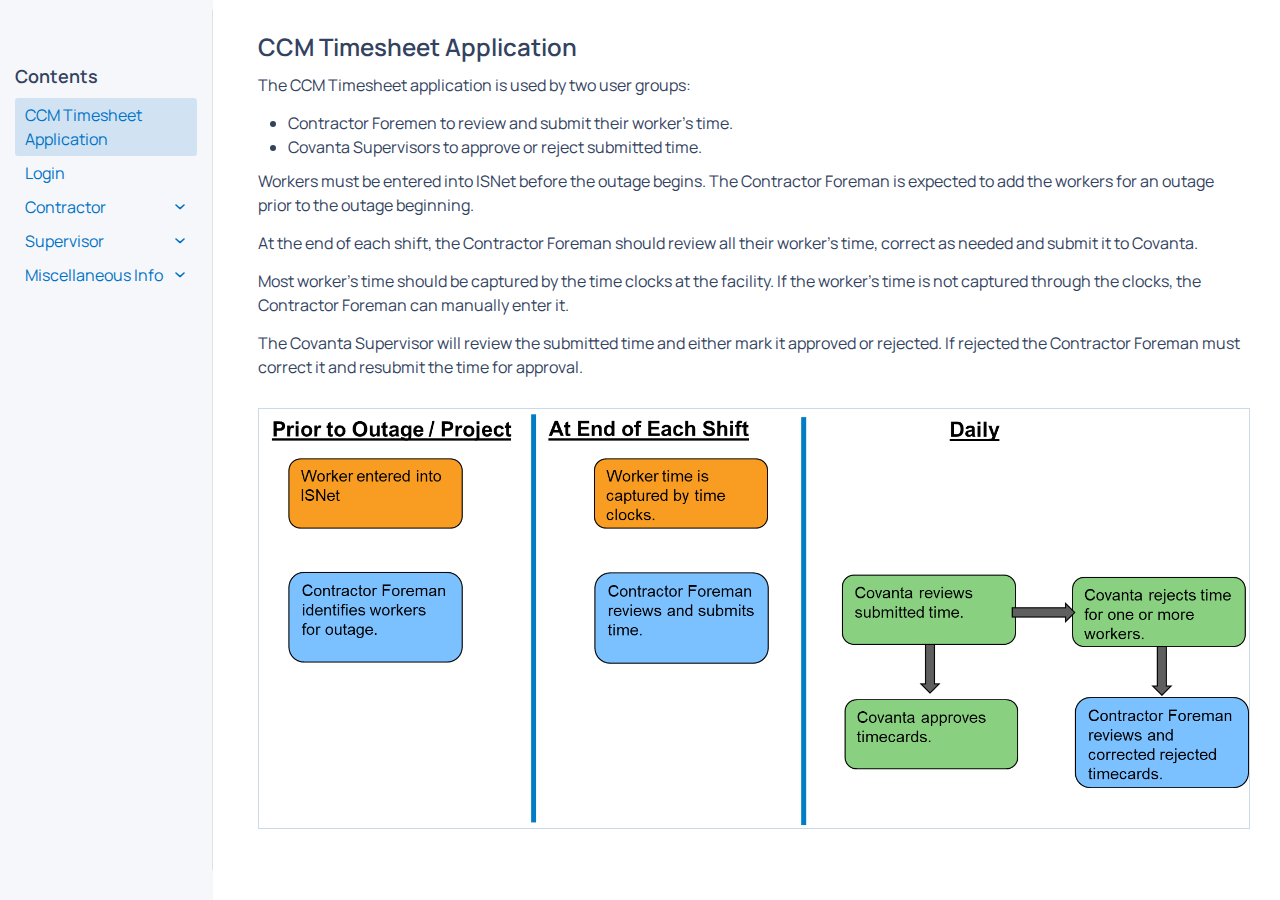
<file: help.html>
<!DOCTYPE html>
<html>
    <head>
        <title>Timecard - User Manual</title>
        <meta charset="UTF-8">
        <meta name="viewport" content="width=device-width, initial-scale=1">
        <link rel="stylesheet" href="css/bootstrap.min.css">
        <link rel="stylesheet" href="css/style-ui.css">
        <link rel="stylesheet" href="css/datatables.min.css">
        <link rel="stylesheet" href="css/select2.min.css">
        <link rel="stylesheet" href="css/style.css">
    </head>
    <body>
        <div>
            <main style="padding: 0;" class="help-wrapper">
                <div class="container-fluid main-container">                    
                    <div class="row help-content">
                        <div class="col-md-3 col-xl-2 pt-5 border-right left-sticky">
                            
                            <!-- <input id="menu-toggle" type="checkbox" /> -->
                            <label class="menu-btn" for="menu-toggle">
                              <span></span>
                            </label>                            
                            <div class="menu-box">
                                <h3 class="mb-3">Contents</h3>
                                <ul id="list-tab" class="list-group nav" role="tablist">
                                    <li><a class="nav-link active" id="list-home-list" data-toggle="list" href="#timesheet" role="tab" aria-controls="v-pills-time" aria-selected="true">CCM Timesheet Application</a>
                                    <li><a class="nav-link" id="list-login-list" data-toggle="list" href="#login" role="tab" aria-controls="v-pills-login" aria-selected="false">Login</a>
                                    <li><a class="nav-link sub-nav" id="list-contractor-list" data-toggle="list" href="#contractor" role="tab" aria-controls="v-pills-contractor" aria-selected="false">Contractor</a>
                                        <ul class="pl-4 list-group nav" role="tablist">
                                            <li><a class="nav-link active" role="tab" data-toggle="list" href="#add-worker"  aria-selected="true">Add Worker</a></li>
                                            <li><a class="nav-link" role="tab" data-toggle="list" href="#submit-time" aria-selected="false">Submit Time</a></li>
                                            <li><a class="nav-link" role="tab" data-toggle="list" href="#add-new" aria-selected="false">Add New Timecard</a></li>
                                            <li><a class="nav-link" role="tab" data-toggle="list" href="#unapproved" aria-selected="false">See Unapproved Timecards</a></li>
                                            <li><a class="nav-link" role="tab" data-toggle="list" href="#view-rejected" aria-selected="false">View and Correct Rejected Time</a></li>
                                        </ul>
                                    </li>
                                   <li><a  class="nav-link sub-nav" id="list-supervisor-list" data-toggle="list" href="#supervisor" role="tab" aria-controls="v-pills-supervisor" aria-selected="false">Supervisor</a>
                                        <ul class="pl-4 list-group nav"  role="tablist">
                                            <li><a a class="nav-link active" data-toggle="list" href="#review-submitted" aria-selected="true">Review Submitted Time</a></li>
                                            <li><a class="nav-link" role="tab" data-toggle="list" href="#review-submitted-reject" aria-selected="false">Reject Time</a></li>
                                            <li><a class="nav-link" role="tab" data-toggle="list" href="#add-worker-review" aria-selected="false">Add Worker</a></li>
                                        </ul>
                                    </li> 
                                    <li>
                                        <a class="nav-link sub-nav" id="list-miscellaneous-list" data-toggle="list" href="#miscellaneous" role="tab" aria-controls="v-pills-miscellaneous" aria-selected="false">Miscellaneous Info</a>
                                        <ul class="pl-4 list-group nav" role="tablist">
                                            <li><a a class="nav-link active" data-toggle="list" href="#page-info" aria-selected="true">Timecard Page Information</a></li>
                                        </ul>
                                    </li>
    
                                </ul>
                            </div>
                        </div>
                        <div class="col-md-9 col-xl-10 pl-md-5 pt-5 pb-4">
                            <div class="container">
                                <div class="tab-content" id="nav-tabContent">
                                    <div class="tab-pane fade show active" id="timesheet"  role="tabpanel" aria-labelledby="list-home-list">
                                        <h2 class="mb-3">CCM Timesheet Application</h2>
                                        <p>The CCM Timesheet application is used by two user groups:</p>
                                        <ul class="mb-3">
                                            <li>Contractor Foremen to review and submit their worker’s time.</li>
                                            <li>Covanta Supervisors to approve or reject submitted time. </li>
                                        </ul>
                                        <p>Workers must be entered into ISNet before the outage begins.   The Contractor Foreman is expected to add the workers for an outage prior to the outage beginning. </p>
                                        <p>At the end of each shift, the Contractor Foreman should review all their worker’s time, correct as needed and submit it to Covanta. </p>
                                        <p>Most worker’s time should be captured by the time clocks at the facility.  If the worker’s time is not captured through the clocks, the Contractor Foreman can manually enter it. </p>
                                        <p>The Covanta Supervisor will review the submitted time and either mark it approved or rejected.  If rejected the Contractor Foreman must correct it and resubmit the time for approval. </p>
                                        </p>
                                        <img src="images/help/time-sheet.png" alt="" class="mt-4 img-1">
                                    </div>
                                    <div class="tab-pane fade" id="login" role="tabpanel" aria-labelledby="list-login-list">
                                        <h2 class="mb-3">Login</h2>
                                        <div class="row">
                                            <div class="col-md-4">
                                                <ol class="pl-4 pb-4">
                                                    <li>Enter User Name</li>
                                                    <li>Enter Password</li>
                                                    <li>Click Login</li>
                                                </ol>
                                                <img src="images/help/login.png" alt="" style="width: auto;">
                                            </div>
                                        </div>
                                    </div> 
                                    <div class="tab-pane fade" id="contractor" role="tabpanel" aria-labelledby="list-login-list">
                                        <h2 class="mb-3">Contractor</h2>
                                        <p>The Contractor Foreman has the ability to do the following: </p>
                                        <div class="row">
                                            <div class="col-md-12">
                                                <ol class="pl-4 pb-4">
                                                    <li> Add Workers to Outage</li>
                                                    <li>Submit Time </li>
                                                    <li>Add New Timecard</li>
                                                    <li>Review Unapproved Timecards</li>
                                                    <li>Review Rejected Timecard</li>
                                                </ol>
                                                <div class="tab-content">
                                                    <div id="add-worker" class="tab-pane fade show active" role="tabpanel" aria-labelledby="list-login-list">
                                                        <h3 class="mb-3">Add Worker</h3>
                                                        <div class="row">
                                                            <div class="col-md-12">
                                                                <h4>Step 1: Go to Assignment Page</h4>
                                                                <img src="./images/help/add-1.png" style="width: 300px;"/>
                                                            </div>
                                                        </div>
                                                        <div class="row mt-5">
                                                            <div class="col-md-12">
                                                                <h4>Step 2: Review Assigned Workers</h4>
                                                                <div class="d-lg-flex">
                                                                    <div class="col-4 pl-0"><img src="./images/help/assigned.png" style="width: 300px;"/></div>
                                                                    <div class="col-8">
                                                                        <ol class="pl-4">
                                                                            <li>Confirm correct project/outage</li>
                                                                            <li>Click Add to add a new worker to this project.</li>
                                                                        </ol>
                                                                        <br>
                                                                        <p><img src="./images/help/dot.png" style="width:50px"/> The dark blue bar shows the number of workers assigned to this outage. </p>
                                                                        <p><img src="./images/help/dot.png" style="width:50px"/> This has the list of workers assigned.</p>
                                                                        <p><img src="./images/help/clock.png" style="width:50px"/> Worker has timecards for this project. </p>
                                                                        <p><img src="./images/help/delete.png" style="width:50px"/> Remove this worker from this outage. </p>
                                                                        <p><img src="./images/help/worker.png" style="width:50px"/> Worker is not trained.  </p>
                                                                        <p><img src="./images/help/close-1.png" style="width:50px"/> Worker is not trained.  </p>
                                                                        <p><img src="./images/help/qq.png" style="width:50px"/> Worker is not trained.  </p>
                                                                    </div>
                                                                </div>
                                                            </div>
                                                        </div>
                                                        <div class="row">
                                                            <div class="col-md-12">
                                                                <h4 class="pt-5">Step 3: Add New Worker</h4>
                                                                <div class="d-lg-flex">
                                                                    <div class="col-4 pl-0">
                                                                        <img src="./images/help/new-wrker.png" style="width: 300px;"/>
                                                                    </div>
                                                                    <div class="col-8">
                                                                        <ol class="pl-4">
                                                                            <li>Select Workers to add</li>
                                                                            <li>Click Save</li>
                                                                        </ol>
                                                                    </div>
                                                                </div>
                                                            </div>
                                                        </div>
                                                    </div>
                                                    <div id="submit-time" class="tab-pane fade" role="tabpanel" aria-labelledby="list-login-list">
                                                        <h3 class="mb-3">Submit Time</h3>
                                                        <div class="row">
                                                            <div class="col-md-12">
                                                                <h4>Step 1: Review All Workers for the Day</h4>
                                                                <div class="d-lg-flex">
                                                                    <img src="./images/help/submit-1.png" style="width: 300px;"/>
                                                                    <ol class="pl-5 ml-5">
                                                                        <li>Pick the day</li>
                                                                        <li> Pick the project</li>
                                                                        <li> Click Assign to review time</li>
                                                                    </ol>
                                                                </div>
                                                            </div>
                                                        </div>
                                                        <div class="row mt-5">
                                                            <div class="col-md-12">
                                                                <h4>Step 2: For Each Worker, review and correct their time, then submit</h4>
                                                                <div class="d-lg-flex">
                                                                    <img src="./images/help/submit-2.png" style="width: 300px;"/>
                                                                    <ol class="pl-5 ml-5">
                                                                        <li>Confirm the hours</li>
                                                                        <li>Confirm the activity – should be “Unspecified”. </li>
                                                                        <li>Submit hours for this worker</li>
                                                                        <li>Save and move to the next worker or Save and return</li>
                                                                    </ol>
                                                                </div>
                                                            </div>
                                                        </div>
                                                        <div class="row">
                                                            <div class="col-md-12">
                                                            <h4 class="mt-5">Step 3: Correct Time for a Worker</h4>
                                                            <div class="d-lg-flex">
                                                                <img src="./images/help/submit-3.png" style="width: 300px;"/>
                                                                <ol class="pl-5 ml-5">
                                                                    <li>If hours are wrong.</li>
                                                                    <li>Use + or – to change, or type in a number. </li>
                                                                    <li>Provide Reason why hours were changed</li>
                                                                    <li>Submit the hours</li>
                                                                </ol>
                                                            </div>
                                                        </div>
                                                        </div>
                                                    </div>
                                                    <div id="add-new" class="tab-pane fade" role="tabpanel" aria-labelledby="list-login-list">
                                                        <h3 class="mb-3">Add New Timecard</h3>
                                                        <div class="row">
                                                            <div class="col-md-12">
                                                                <h4>Step 1: Click “+” to add a new timecard</h4>
                                                                <div class="d-lg-flex">
                                                                    <img src="./images/help/time-card-1.png" style="width: 300px;"/>
                                                                    <ol class="pl-5 ml-5">
                                                                        <li>Click the + to add a timecard for a worker not listed in the project.</li>
                                                                    </ol>
                                                                </div>
                                                            </div>
                                                        </div>
                                                        <div class="row mt-5">
                                                            <div class="col-md-12">
                                                                <h4>Step 2: Add Timecard for Worker</h4>
                                                                <div class="d-lg-flex">
                                                                    <img src="./images/help/time-card-2.png" style="width: 300px;"/>
                                                                    <ol class="pl-5 ml-5">
                                                                        <li>Confirm date and shift</li>
                                                                        <li>Choose the worker</li>
                                                                        <li>Enter hours</li>
                                                                        <li>Select Reason worker did not have clock hours</li>
                                                                        <li>Enter any additional detail</li>
                                                                        <li>Submit hours</li>
                                                                        <li>Save</li>
                                                                    </ol>
                                                                </div>
                                                            </div>
                                                        </div>
                                                    </div>
                                                    <div id="unapproved" class="tab-pane fade" role="tabpanel" aria-labelledby="list-login-list">
                                                        <h3 class="mb-3">See Unapproved Timecards</h3>
                                                        <div class="row">
                                                            <div class="col-md-12">
                                                                <h4>Step 1: Click “+” to add a new timecard</h4>
                                                                <div class="d-lg-flex">
                                                                    <img src="./images/help/unapproved.png" style="width: 300px;"/>
                                                                    <ol class="pl-5 ml-5">
                                                                        <li>Click Time Review</li>
                                                                        <li>Shows all submitted timecards that Covanta has not approved.</li>
                                                                    </ol>
                                                                </div>
                                                            </div>
                                                        </div>
                                                    </div>
                                                    <div id="view-rejected" class="tab-pane fade" role="tabpanel" aria-labelledby="list-login-list">
                                                        <h3 class="mb-3">View and Correct Rejected Time</h3>
                                                        <p>The Covanta Site Supervisor can reject time that has been submitted. When rejected, the timecard will appear on the foreman’s list for them to correct the time.</p>
                                                        <div class="row">
                                                            <div class="col-md-12">
                                                                <h4>Step 1: Correct Workers for a Day</h4>
                                                                <div class="d-lg-flex">
                                                                    <img src="./images/help/view-1.png" style="width: 300px;"/>
                                                                    <ol class="pl-5 ml-5">
                                                                        <li>Pick the date.</li>
                                                                        <li>Pick the project.</li>
                                                                        <li>The “X” appears for Rejected timecards</li>
                                                                        <li>Click the worker name to correct their timesheet. </li>
                                                                    </ol>
                                                                </div>
                                                            </div>
                                                            
                                                        </div>
                                                        <div class="row mt-5">
                                                            <div class="col-md-12">
                                                                <h4>Step 2: For Rejected Timecard, review and correct their time, then submit</h4>
                                                                <div class="d-lg-flex">
                                                                    <img src="./images/help/view-2.png" style="width: 300px;"/>
                                                                    <ol class="pl-5 ml-5">
                                                                        <li>If hours are wrong. </li>
                                                                        <li>Use + or – to change, or type in a number.</li>
                                                                        <li>Provide Reason why hours were changed</li>
                                                                        <li>Submit the hours</li>
                                                                    </ol>
                                                                </div>
                                                            </div>
                                                        </div>
                                                    </div>
                                                </div>
                                            </div>
                                        </div>
                                    </div> 
                                    <div class="tab-pane fade" id="supervisor" role="tabpanel" aria-labelledby="list-login-list">
                                        <h2 class="mb-3">Supervisor</h2>
                                        <div class="row">
                                            <div class="col-md-12">
                                                <div class="tab-content">
                                                    <div id="review-submitted" class="tab-pane fade show active" role="tabpanel" aria-labelledby="list-login-list">
                                                        <h3 class="mb-3">Review Submitted Time</h3>
                                                        <div class="row">
                                                            <div class="col-md-12">
                                                                <h4>Step 1: Choose Day, Outage and Contractor</h4>
                                                                <div class="d-lg-flex">
                                                                    <img src="./images/help/view-s-1.png" style="width: 300px;"/>
                                                                    <ol class="pl-5 ml-5 col-md-6">
                                                                        <li>Pick Project</li>
                                                                        <li>Pick Contractor</li>
                                                                    </ol>
                                                                </div>
                                                            </div>
                                                        </div>
                                                        <div class="row mt-5">
                                                            <div class="col-md-12">
                                                                <h4>Step 2: Review what has been submitted and is ready for review</h4>
                                                                <div class="d-lg-flex">
                                                                    <img src="./images/help/view-s-2.png" style="width: 300px;"/>
                                                                    <div class="col-md-8">
                                                                        <ol class="pl-5 ml-5 ">
                                                                            <li>Pick All Unreviewed to all submitted timecards that are ready for your review. </li>
                                                                            <li>Review the number of hours that have been submitted and are ready. </li>
                                                                            <li>List of contractors and how hours are ready to be submitted.</li>
                                                                        </ol>
                                                                        <p class="pl-5 ml-5 mt-4"><img src="./images/help/date.png" style="width:50px"/> Click here to pick a specific date.</p>
                                                                    </div>
                                                                </div>
                                                            </div>
                                                        </div>
                                                        <div class="row mt-5">
                                                            <div class="col-md-12">
                                                                <h4>Step 3: Approve Hours</h4>
                                                                <div class="d-lg-flex">
                                                                    <img src="./images/help/view-s-3.png" style="width: 300px;"/>
                                                                    <div class="col-md-8">
                                                                        <ol class="pl-5 ml-5 ">
                                                                            <li>Shows how many hours need to be reviewed/approved.  </li>
                                                                            <li>Click here to review and approve the timesheets for this contractor.</li>
                                                                        </ol>
                                                                        <div class="pl-5 ml-5 mt-4">
                                                                            <p ><img src="./images/help/date.png" style="width:50px"/> The clock icon shows how many hours were reported by the time clock.</p>
                                                                        <p><img src="./images/help/dot.png" style="width:50px"/> This contractor has entered hours, but have NOT submitted them for your review, so the button is not available.</p>
                                                                        <p><img src="./images/help/dot.png" style="width:50px"/> If the time is in <strong style="color:red">RED</strong>, it means that the contractor has entered more time than was reported by the clock. </p>
                                                                        </div>
                                                                    </div>
                                                                </div>
                                                            </div>
                                                        </div>
                                                    </div>
                                                    <div id="review-submitted-reject" class="tab-pane fade" role="tabpanel" aria-labelledby="list-login-list">
                                                        <h3 class="mb-3">Reject Time</h3>
                                                        <div class="row">
                                                            <div class="col-md-12">
                                                                <h4>Step 1: Choose Day, Outage and Contractor</h4>
                                                                <div class="d-lg-flex">
                                                                    <img src="./images/help/reject-1.png" style="width: 300px;"/>
                                                                    <ol class="pl-5 ml-5 col-md-6">
                                                                        <li>Pick Project</li>
                                                                        <li>Pick Contractor</li>
                                                                    </ol>
                                                                </div>
                                                                <div class="d-lg-flex mt-5 pt-5">
                                                                    <img src="./images/help/reject-2.png" style="width: 300px;"/>
                                                                    <ol class="pl-5 ml-5 col-md-6">
                                                                        <li>Find the correct date that needs to be rejected. </li>
                                                                        <li>Click on the name of the contractor.</li>
                                                                    </ol>
                                                                </div>
                                                            </div>
                                                        </div>
                                                        <div class="row mt-5">
                                                            <div class="col-md-12">
                                                                <h4>Step 2: Reject time</h4>
                                                                <div class="d-lg-flex">
                                                                    <img src="./images/help/reject-3.png" style="width: 300px;"/>
                                                                    <div class="col-md-8">
                                                                        <ol class="pl-5 ml-5 ">
                                                                            <li>Scroll through the list of workers to review their hours. </li>
                                                                            <li>When you find the worker to reject, click the “X” to reject the time and send it back to the foreman for them to correct it. </li>
                                                                        </ol>
                                                                    </div>
                                                                </div>
                                                            </div>
                                                        </div>
                                                    </div>
                                                    <div id="add-worker-review" class="tab-pane fade" role="tabpanel" aria-labelledby="list-login-list">
                                                        <h3 class="mb-3">Add Worker</h3>
                                                        <div class="row">
                                                            <div class="col-md-12">
                                                                <h4>Step 1: Go to Assignment Page</h4>
                                                                <div class="d-lg-flex">
                                                                    <img src="./images/help/worker-1.png" style="width: 300px;"/>
                                                                    <ol class="pl-5 ml-5 col-md-6">
                                                                        <li>Click the dropdown arrow</li>
                                                                        <li>Click Assignment</li>
                                                                    </ol>
                                                                </div>
                                                            </div>
                                                        </div>
                                                        <div class="row mt-5">
                                                            <div class="col-md-12">
                                                                <h4>Step 2: Review Assigned Workers</h4>
                                                                <div class="d-lg-flex">
                                                                    <img src="./images/help/worker-2.png" style="width: 300px;"/>
                                                                    <div class="col-md-8">
                                                                        <ol class="pl-5 ml-5 ">
                                                                            <li>Confirm correct project/outage </li>
                                                                            <li>Click Add to add a new worker to this project. </li>
                                                                        </ol>
                                                                        <div class="pl-5 ml-5 mt-4">
                                                                            <p><img src="./images/help/date.png" style="width:50px"> The dark blue bar shows the number of workers assigned to this outage. </p>
                                                                            <p><img src="./images/help/dot.png" style="width:50px"> This has the list of workers assigned. </p>
                                                                            <p><img src="./images/help/clock.png" style="width:50px"> Worker has timecards for this project. </p>
                                                                            <p><img src="./images/help/delete.png" style="width:50px"> Remove this worker from this outage</p>
                                                                            <p><img src="./images/help/worker.png" style="width:50px"> Worker is not trained.</p>
                                                                        </div>
                                                                    </div>
                                                                </div>
                                                            </div>
                                                        </div>
                                                        <div class="row mt-5">
                                                            <div class="col-md-12">
                                                                <h4>Step 3: Add New Worker</h4>
                                                                <div class="d-lg-flex">
                                                                    <img src="./images/help/worker-3.png" style="width: 300px;"/>
                                                                    <div class="col-md-8">
                                                                        <ol class="pl-5 ml-5 ">
                                                                            <li>Select Workers to add</li>
                                                                            <li>Click Save</li>
                                                                        </ol>
                                                                </div>
                                                                </div>
                                                            </div>
                                                        </div>
                                                    </div>
                                                </div>

                                            </div>
                                        </div>
                                    </div>
                                    <div class="tab-pane fade" id="miscellaneous" role="tabpanel" aria-labelledby="list-login-list">
                                        <h2 class="mb-3">Miscellaneous Info</h2>
                                        <div class="row">
                                            <div class="col-md-12">
                                                <div class="tab-content">
                                                    <div id="page-info" class="tab-pane fade show active" role="tabpanel" aria-labelledby="list-login-list">
                                                        <h3 class="mb-4">Timecard Page Information</h3>
                                                        <div class="row">
                                                            <div class="col-md-12">
                                                                <div class="d-lg-flex">
                                                                    <img src="./images/help/info.png" style="width: 300px;"/>
                                                                    <ol class="pl-5 ml-5 col-md-6">
                                                                        <li>Worker</li>
                                                                        <li>Date</li>
                                                                        <li>Shift (sun or moon) and hours from time clock</li>
                                                                        <li>Activity will always be Unspecified</li>
                                                                        <li>Hours that can be edited</li>
                                                                        <li>Not used now</li>
                                                                        <li>Sum of the total hours entered</li>
                                                                        <li>If number of ours exceed the clock hours, a reason must be selected.</li>
                                                                        <li>Text to provide more details on why time was changed.</li>
                                                                        <li> Button to submit the hours</li>
                                                                    </ol>
                                                                </div>
                                                            </div>
                                                        </div>
                                                    </div>
                                                </div>
                                                
                                            </div>
                                        </div>
                                    </div>
                                </div>
                            </div>
                        </div>
                    </div>
                    
                </div>
            </main>
        <script src="js/jquery-3.5.1.min.js"></script>
        <script src="js/bootstrap.bundle.min.js"></script>
        <script src="js/bootstrap-input-spinner.js"></script>        
        <script src="js/bootstrap-input-spinner.js"></script>   
        <script src="js/jquery-ui.js"></script>
        <script src="js/datatables.min.js"></script>
        <script src="js/select2.min.js"></script>
        <script src="js/custom.js"></script>
    </body>
</html>
</file>
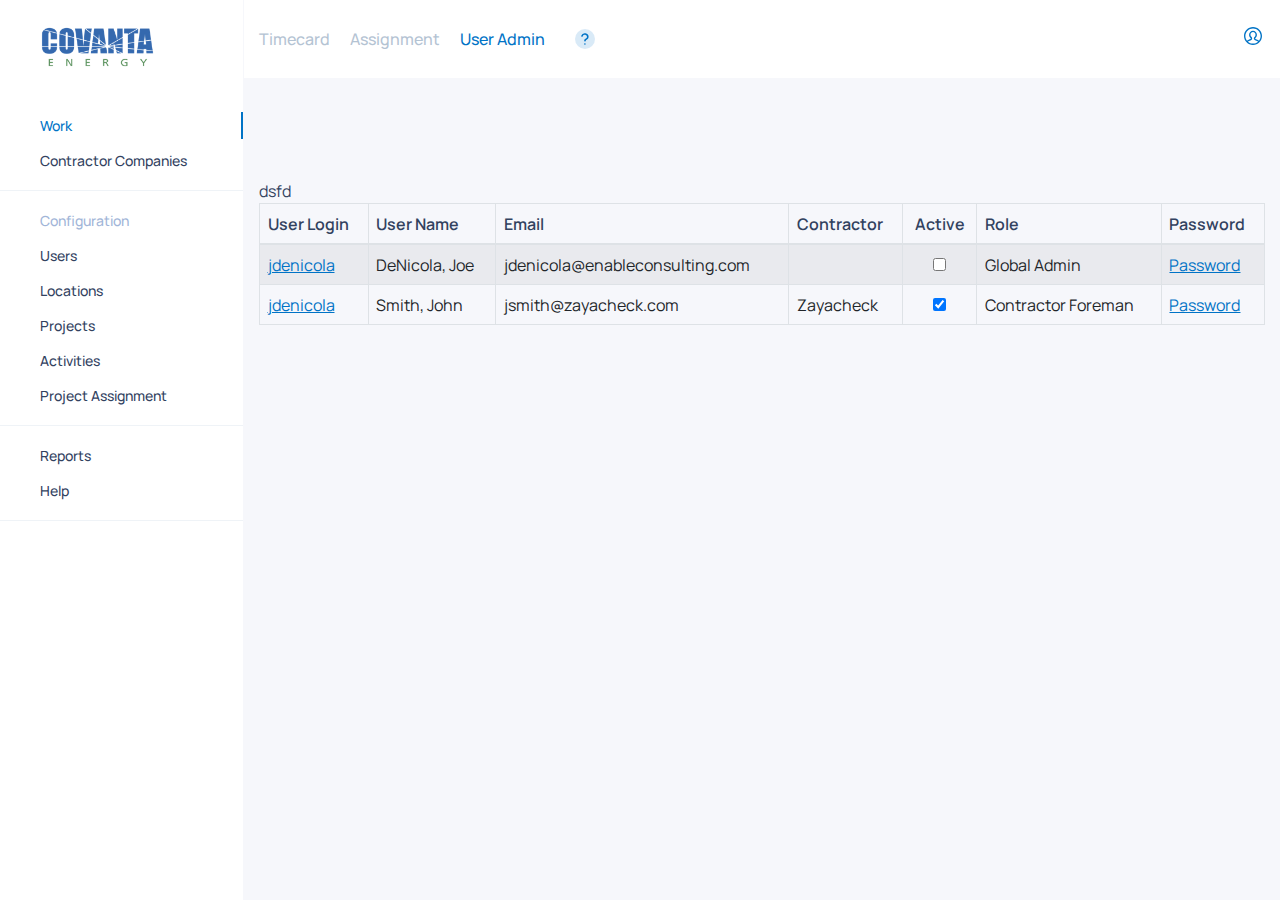
<file: user-admin.html>
<!DOCTYPE html>
<html>
    <head>
        <title>Covanta - Employee</title>
        <meta charset="UTF-8">
        <meta name="viewport" content="width=device-width, initial-scale=1">
        <link rel="stylesheet" href="css/bootstrap.min.css">
        <link rel="stylesheet" href="css/style-ui.css">
        <link rel="stylesheet" href="css/datatables.min.css">
        <link rel="stylesheet" href="css/responsive.dataTables.min.css">
        <link rel="stylesheet" href="css/select2.min.css">
        <link rel="stylesheet" href="css/style.css">
    </head>
    <body>
      <div class="container-fluid">
        <div class="row flex-xl-nowrap wrap-box">
          <aside id="left-main-nav">
            <h1><a href=""><img src="./images/logo.png" alt="Covanta"></a></h1>
            <span class="menu-btn-close toggle d-lg-none"></span>
            <ul>
                <li class="active"><a href="./index.html">Work</a></li>
                <li><a href="./company.html">Contractor Companies</a></li>
            </ul>
            <ul>
                <li class="txt-grey"><a href="">Configuration</a></li>
                <li><a href="./user-admin.html">Users</a></li>
                <li><a href="">Locations</a></li>
                <li><a href="">Projects</a></li>
                <li><a href="./activity-status.html">Activities</a></li>
                <li><a href="./assignment.html">Project Assignment</a></li>
            </ul>
            <ul>
                <li><a href="">Reports</a></li>
                <li><a href="./help.html">Help</a></li>
            </ul>
        </aside>
        <div id="main-wrap">
          <header id="header">
            <div class="container-fluid d-flex justify-content-between">
                <nav class="navbar navbar-light">
                    <div class="dropdown menu-selection d-md-none">
                        <button id="dLabel" class="dropdown-select" type="button" data-toggle="dropdown" aria-haspopup="true" aria-expanded="false">Timecard<span class="caret"></span>
                        </button>
                        <ul class="dropdown-menu" aria-labelledby="dLabel">
                            <li><a href="employee.html">Timecard</a></li>
                            <li><a href="assignment.html">Assignment</a></li>
                        </ul>
                    </div>
                    <div class="menu-wrap d-none d-md-block">
                        <ul class="header-menu d-flex">
                            <li><a href="employee.html">Timecard</a></li>
                            <li><a href="assignment.html">Assignment</a></li>
                            <li><a href="user-admin.html" class="active">User Admin</a></li>
                        </ul>
                    </div>
                    
                    <span class="d-flex help-btn ml-3"><i class="ico-help"></i></span>
                  </nav>
                  <div class="dropdown show">
                    <a href="" class="lnk-plus mr-4  d-md-none" data-toggle="modal" data-target="#add-emp-1">+</a>
                    <a class="profile-setting dropdown-toggle" href="#" role="button" id="dropdownMenuLink" data-toggle="dropdown" aria-haspopup="true" aria-expanded="false"></a>                      
                    <div class="dropdown-menu dropdown-menu-right" aria-labelledby="dropdownMenuLink">
                      <a class="dropdown-item" href="#">Logout</a>
                    </div>
                  </div>  
            </div>    

        </header>
        <main>
            <div class="container-fluid main-container">       
              <p>dsfd</p>             
                <table id="example" class="table  table-striped table-bordered display responsive  nowrap" cellspacing="0" width="100%">
                  <thead>
                    <tr>
                      <th>User Login</th>
                      <th>User Name</th>
                      <th>Email</th>
                      <th>Contractor</th>
                      <th class="text-center">Active</th>
                      <th>Role</th>
                      <th>Password</th>
                    </tr>
                  </thead>
                  <tbody>
                    <tr>
                        <td><span class="lnk-user-edit">jdenicola</span></td>
                        <td>DeNicola, Joe</td>
                        <td>jdenicola@enableconsulting.com</td>
                        <td></td>
                        <td class="text-center"><input type="checkbox"></td>
                        <td>Global Admin</td>
                        <td class="lnk-pass-change">Password</td>
                      </tr>
                      <tr>
                        <td ><span class="lnk-user-edit">jdenicola</span></td>
                        <td>Smith, John</td>
                        <td>jsmith@zayacheck.com</td>
                        <td>Zayacheck</td>
                        <td class="text-center"><input type="checkbox" checked></td>
                        <td>Contractor Foreman</td>
                        <td class="lnk-pass-change">Password</td>
                      </tr>  
                                  
                  </tbody>
                </table>
                
                <!-- Modal -->
                <div class="modal fade user-admin-modal" id="user-edit" tabindex="-1" role="dialog" aria-labelledby="myModalLabel" aria-hidden="true">
                  <div class="modal-dialog modal-dialog-centered" role="document">
                    <div class="modal-content">
                      <div class="modal-header mb-5">
                        <h4 class="modal-title" id="myModalLabel">Edit User (or Add User if adding)</h4>
                        <button type="button" class="close" data-dismiss="modal" aria-label="Close"><span aria-hidden="true">&times;</span></button>
                      </div>
                      <div class="modal-body">
                        <form>
                            <div class="form-group row">
                                <label  class="col-sm-4 col-form-label">User Login*</label>
                                <div class="col-sm-8">
                                  <input type="text"  class="form-control-plaintext" >
                                </div>
                            </div>
                            <div class="form-group row">
                                <label  class="col-sm-4 col-form-label">Last Name*</label>
                                <div class="col-sm-8">
                                  <input type="text"  class="form-control-plaintext" >
                                </div>
                            </div>
                            <div class="form-group row">
                                <label  class="col-sm-4 col-form-label">First Name*</label>
                                <div class="col-sm-8">
                                  <input type="text"  class="form-control-plaintext" >
                                </div>
                            </div>
                            <div class="form-group row">
                                <label for="email" class="col-sm-4 col-form-label">Email*</label>
                                <div class="col-sm-8">
                                  <input type="email"  class="form-control-plaintext" id="email">
                                </div>
                            </div>
                            <div class="form-group row">
                                <label class="col-sm-4 col-form-label">Cell Phone</label>
                                <div class="col-sm-8">
                                  <input type="text"  class="form-control-plaintext" >
                                </div>
                            </div>
                            <div class="form-group row">
                                <label class="col-sm-4 col-form-label">Active</label>
                                <div class="col-sm-8">
                                  <input type="checkbox"  class="form-control-plaintext" >
                                </div>
                            </div>
                            <div class="form-group row">
                                <label class="col-sm-4 col-form-label">Role*</label>
                                <div class="col-sm-8 mb-3">
                                  <select name="" id="" class="multi-select" name="role[]" multiple="multiple">
                                      <option value="">Role 1</option>
                                      <option value="">Role 2</option>
                                      <option value="">Role 3</option>
                                  </select>
                                </div>
                            </div>
                            <div class="form-group row">
                                <label class="col-sm-4 col-form-label">Contractor</label>
                                <div class="col-sm-8 mb-3">
                                        <select name="" id="" class="multi-select" name="contractor[]" multiple="multiple">
                                            <option value="">Contractor 1</option>
                                            <option value="">Contractor 2</option>
                                            <option value="">Contractor 3</option>
                                        </select>
                                </div>
                            </div>
                            <div class="row">
                                <div class="col-md-6">
                                    <div class="form-group row">
                                        <label class="col-sm-8 col-form-label">Req Password Change</label>
                                        <div class="col-sm-4">
                                            <input type="checkbox" name="" id="">
                                        </div>
                                    </div>
                                    <div class="form-group row">
                                        <label class="col-sm-8 col-form-label">Locked Out</label>
                                        <div class="col-sm-4">
                                            <input type="checkbox" name="" id="">
                                        </div>
                                    </div>
                                    <div class="form-group row">
                                        <label class="col-sm-8 col-form-label">Failure Count</label>
                                        <div class="col-sm-4">
                                            <span>0</span>
                                        </div>
                                    </div>
                                </div>
                                <div class="col-md-6">
                                    <ul class="col-md-12 pl-0 mb-4">
                                        <li class="row">
                                            <span class="col-4 pl-0">Created By</span>
                                            <span class="col-8">jjohnson</span>
                                        </li>
                                        <li class="row">
                                            <span class="col-4 pl-0">Created On</span>
                                            <span class="col-8">10/17/2019 11:32 AM</span>
                                        </li>
                                    </ul>
                                    <ul class="col-md-12 pl-0">
                                        <li class="row">
                                            <span class="col-4 pl-0">Modified By</span>
                                            <span class="col-8">hbenson</span>
                                        </li>
                                        <li class="row">
                                            <span class="col-4 pl-0">Modified On</span>
                                            <span class="col-8">9/22/2020 2:15 PM</span>
                                        </li>
                                    </ul>

                                </div>
                            </div>
                        </form>
                      </div>
                      <div class="modal-footer">
                        <button type="button" class="btn btn-time-primary btn-time">Save</button>
                      </div>
                    </div>
                  </div>
                </div>

                <!-- Password changne modal-->
                <div class="modal fade user-admin-modal" id="pass-change" tabindex="-1" role="dialog" aria-labelledby="myModalLabel">
                    <div class="modal-dialog modal-dialog-centered" role="document">
                      <div class="modal-content">
                        <div class="modal-header mb-5">
                          <h4 class="modal-title" id="myModalLabel">Change password for xxxxxxxxx</h4>
                          <button type="button" class="close" data-dismiss="modal" aria-label="Close"><span aria-hidden="true">&times;</span></button>
                        </div>
                        <div class="modal-body">
                          <form>
                              <div class="form-group row">
                                <label for="inputPassword" class="col-sm-4 col-form-label">New Password</label>
                                <div class="col-sm-8">
                                  <input type="password" class="form-control" id="inputPassword" placeholder="Password">
                                </div>
                              </div>
                              <div class="form-group row">
                                <label for="inputPassword" class="col-sm-4 col-form-label">Re-enter Password</label>
                                <div class="col-sm-8">
                                  <input type="password" class="form-control" id="inputPassword" placeholder="Password">
                                </div>
                              </div>
                              <div class="form-group row justify-content-end">
                                <div class="col-sm-8">
                                  <input type="checkbox" name="" id="rew-pass">
                                  <label for="rew-pass">Require Password Change at Next Login</label>
                                </div>
                              </div>
                          </form>
                        </div>
                        <div class="modal-footer">
                            <button type="button" class="btn btn-time-primary btn-time">Save</button>
                        </div>
                      </div>
                    </div>
                  </div>
                
            </div>
        </main>
        </div>
        </div>
           
        </div>
        <script src="js/jquery-3.5.1.min.js"></script>
        <script src="js/bootstrap.bundle.min.js"></script>
        <script src="js/bootstrap-input-spinner.js"></script>        
        <script src="js/bootstrap-input-spinner.js"></script>   
        <script src="js/jquery-ui.js"></script>
        <script src="js/datatables.min.js"></script>
        <script src="js/dataTables.responsive.min.js"></script>
        <script src="js/select2.min.js"></script>
        <script src="js/custom.js"></script>
    </body>
</html>
</file>
<file: css/style.css>
@charset "utf-8";

/* CSS Document */


/* CSS DocumentProject: Covanta Website
----------------------------------------------------------------------------------------------------------*/


/*------------------Layout,Table of Contents-----------------------------------------------------------------
1. BASIC STYLING FOR COMMON HTML ELEMENTS
2. TYPOS
3. COMMON CSS CLASSES
4. SKELITON
5. HEADER SECTION
6. BODY SECTION
7. FOOTER SECTION
8. MEDIA QUERIES
-----------------------------------------------------------------------------------------------------------*/


/*................................................
    1. BASIC STYLING FOR COMMON HTML ELEMENTS
.................................................*/

* {
    margin: 0;
    padding: 0;
    -moz-box-sizing: border-box;
    -webkit-box-sizing: border-box;
    box-sizing: border-box;
}

html {
    font-size: 62.5%;
}

html,
body {
    font-family: "Manrope", Arial, sans-serif;
    -webkit-text-size-adjust: 100%;
    -ms-text-size-adjust: 100%;
    -webkit-font-smoothing: antialiased;
    height: 100%;
}

body {
    font-size: 16px;
    font-size: 1.6rem;
    color: #32425f;
    line-height: 2.4rem;
}

html,
body,
div,
span,
applet,
object,
iframe,
h1,
h2,
h3,
h4,
h5,
h6,
p,
blockquote,
pre,
a,
abbr,
acronym,
address,
big,
cite,
code,
del,
dfn,
em,
img,
ins,
kbd,
q,
s,
samp,
small,
strike,
strong,
sub,
sup,
tt,
var,
b,
u,
i,
center,
dl,
dt,
dd,
ol,
ul,
li,
fieldset,
form,
label,
legend,
table,
caption,
tbody,
tfoot,
thead,
tr,
th,
td,
article,
aside,
canvas,
details,
embed,
figure,
figcaption,
footer,
header,
hgroup,
menu,
nav,
output,
ruby,
section,
summary,
time,
mark,
audio,
video {
    margin: 0;
    padding: 0;
    border: 0;
    vertical-align: baseline;
}


/* make sure to set some focus styles for accessibility */

:focus {
    outline: 0;
}


/* HTML5 display-role reset for older browsers */

article,
aside,
details,
figcaption,
figure,
footer,
header,
hgroup,
menu,
nav,
section {
    display: block;
}

ol,
ul {
    list-style: none;
}

blockquote,
q {
    quotes: none;
}

blockquote:before,
blockquote:after,
q:before,
q:after {
    content: "";
    content: none;
}

table {
    border-collapse: collapse;
    border-spacing: 0;
}

input[type="search"]::-webkit-search-cancel-button,
input[type="search"]::-webkit-search-decoration,
input[type="search"]::-webkit-search-results-button,
input[type="search"]::-webkit-search-results-decoration {
    -webkit-appearance: none;
    -moz-appearance: none;
}

input[type="search"] {
    -webkit-appearance: none;
    -moz-appearance: none;
    -webkit-box-sizing: content-box;
    -moz-box-sizing: content-box;
    box-sizing: content-box;
}

textarea {
    overflow: auto;
    vertical-align: top;
    resize: vertical;
}


/**
 * Correct `inline-block` display not defined in IE 6/7/8/9 and Firefox 3.
 */

audio,
canvas,
video {
    display: inline-block;
    *display: inline;
    *zoom: 1;
    max-width: 100%;
}


/**
 * Prevent modern browsers from displaying `audio` without controls.
 * Remove excess height in iOS 5 devices.
 */

audio:not([controls]) {
    display: none;
    height: 0;
}


/**
 * Address styling not present in IE 7/8/9, Firefox 3, and Safari 4.
 * Known issue: no IE 6 support.
 */

[hidden] {
    display: none;
}


/**
 * 1. Correct text resizing oddly in IE 6/7 when body `font-size` is set using
 *    `em` units.
 * 2. Prevent iOS text size adjust after orientation change, without disabling
 *    user zoom.
 */


/*html {
  /*font-size: 100%; /* 1 */


/*-webkit-text-size-adjust: 100%; /* 2 */


/* -ms-text-size-adjust: 100%;  2 */


/*} */


/**
 * Address `outline` inconsistency between Chrome and other browsers.
 */

a:focus {
    outline: thin dotted;
}


/**
 * Improve readability when focused and also mouse hovered in all browsers.
 */

a:active,
a:hover {
    outline: 0;
}


/**
 * 1. Remove border when inside `a` element in IE 6/7/8/9 and Firefox 3.
 * 2. Improve image quality when scaled in IE 7.
 */

img {
    border: 0;
    /* 1 */
    -ms-interpolation-mode: bicubic;
    /* 2 */
}


/**
 * Address margin not present in IE 6/7/8/9, Safari 5, and Opera 11.
 */

figure {
    margin: 0;
}


/**
 * Correct margin displayed oddly in IE 6/7.
 */

form {
    margin: 0;
}


/**
 * Define consistent border, margin, and padding.
 */

fieldset {
    border: 1px solid #c0c0c0;
    margin: 0 2px;
    padding: 0.35em 0.625em 0.75em;
}


/**
 * 1. Correct color not being inherited in IE 6/7/8/9.
 * 2. Correct text not wrapping in Firefox 3.
 * 3. Correct alignment displayed oddly in IE 6/7.
 */

legend {
    border: 0;
    /* 1 */
    padding: 0;
    white-space: normal;
    /* 2 */
    *margin-left: -7px;
    /* 3 */
}


/**
 * 1. Correct font size not being inherited in all browsers.
 * 2. Address margins set differently in IE 6/7, Firefox 3+, Safari 5,
 *    and Chrome.
 * 3. Improve appearance and consistency in all browsers.
 */

button,
input,
select,
textarea {
    font-size: 100%;
    /* 1 */
    margin: 0;
    /* 2 */
    vertical-align: baseline;
    /* 3 */
    *vertical-align: middle;
    /* 3 */
}


/**
 * Address Firefox 3+ setting `line-height` on `input` using `!important` in
 * the UA stylesheet.
 */

button,
input {
    line-height: normal;
}


/**
 * Address inconsistent `text-transform` inheritance for `button` and `select`.
 * All other form control elements do not inherit `text-transform` values.
 * Correct `button` style inheritance in Chrome, Safari 5+, and IE 6+.
 * Correct `select` style inheritance in Firefox 4+ and Opera.
 */

button,
select {
    text-transform: none;
}


/**
 * 1. Avoid the WebKit bug in Android 4.0.* where (2) destroys native `audio`
 *    and `video` controls.
 * 2. Correct inability to style clickable `input` types in iOS.
 * 3. Improve usability and consistency of cursor style between image-type
 *    `input` and others.
 * 4. Remove inner spacing in IE 7 without affecting normal text inputs.
 *    Known issue: inner spacing remains in IE 6.
 */

button,
html input[type="button"],

/* 1 */

input[type="reset"],
input[type="submit"] {
    -webkit-appearance: button;
    /* 2 */
    cursor: pointer;
    /* 3 */
    *overflow: visible;
    /* 4 */
}


/**
 * Re-set default cursor for disabled elements.
 */

button[disabled],
html input[disabled] {
    cursor: default;
}


/**
 * 1. Address box sizing set to content-box in IE 8/9.
 * 2. Remove excess padding in IE 8/9.
 * 3. Remove excess padding in IE 7.
 *    Known issue: excess padding remains in IE 6.
 */

input[type="checkbox"],
input[type="radio"] {
    /*box-sizing: border-box;  1 */
    /*  padding: 0;  2 */
    /*height: 13px;  3 */
    /*width: 13px;  3 */
}


/**
 * 1. Address `appearance` set to `searchfield` in Safari 5 and Chrome.
 * 2. Address `box-sizing` set to `border-box` in Safari 5 and Chrome
 *    (include `-moz` to future-proof).
 */

input[type="search"] {
    -webkit-appearance: textfield;
    /* 1 */
    -moz-box-sizing: content-box;
    -webkit-box-sizing: content-box;
    /* 2 */
    box-sizing: content-box;
}


/**
 * Remove inner padding and search cancel button in Safari 5 and Chrome
 * on OS X.
 */

input[type="search"]::-webkit-search-cancel-button,
input[type="search"]::-webkit-search-decoration {
    -webkit-appearance: none;
}


/**
 * Remove inner padding and border in Firefox 3+.
 */

button::-moz-focus-inner,
input::-moz-focus-inner {
    border: 0;
    padding: 0;
}


/**
 * 1. Remove default vertical scrollbar in IE 6/7/8/9.
 * 2. Improve readability and alignment in all browsers.
 */

textarea {
    overflow: auto;
    /* 1 */
    vertical-align: top;
    /* 2 */
}


/**
 * Remove most spacing between table cells.
 */

table {
    border-collapse: collapse;
    border-spacing: 0;
}

html,
button,
input,
select,
textarea {
    color: #32425f;
}

::-moz-selection {
    background: #b3d4fc;
    text-shadow: none;
}

::selection {
    background: #b3d4fc;
    text-shadow: none;
}

img {
    vertical-align: middle;
}

fieldset {
    border: 0;
    margin: 0;
    padding: 0;
}

textarea {
    resize: vertical;
}

.chromeframe {
    margin: 0.2em 0;
    background: #ccc;
    color: #000;
    padding: 0.2em 0;
}

input[type="text"],
input[type="email"],
input[type="password"],
textarea {
    border: 0;
    border-radius: 0;
    border: 1px solid #000;
    padding: 10px;
    width: 100%;
    color: #000;
    font-size: 1.4rem;
}

button {
    text-transform: uppercase;
    color: #000;
    padding-top: 15px;
    padding-bottom: 15px;
    padding-left: 33px;
    padding-right: 33px;
}


/*Variables*/

:root {
    --header-color: rgba(0, 0, 0, 0.10980392156862745);
    --footer-color: rgba(0, 0, 0, 0.9);
}

a:hover,
a {
    outline: none;
    text-decoration: none;
}


/*................................................
    2. TYPOS
.................................................*/

@font-face {
    font-family: "Manrope-SemiBold";
    src: url("../fonts/Manrope-SemiBold.woff2") format("woff2"), url("../fonts/Manrope-SemiBold.woff") format("woff");
    font-weight: 600;
    font-style: normal;
    font-display: swap;
}

@font-face {
    font-family: "Manrope-Medium";
    src: url("../fonts/Manrope-Medium.woff2") format("woff2"), url("../fonts/Manrope-Medium.woff") format("woff");
    font-weight: 500;
    font-style: normal;
    font-display: swap;
}

@font-face {
    font-family: "Manrope";
    src: url("../fonts/Manrope-Regular.woff2") format("woff2"), url("../fonts/Manrope-Regular.woff") format("woff");
    font-weight: normal;
    font-style: normal;
    font-display: swap;
}


/*................................................
    3. COMMON CSS CLASSES
.................................................*/

.switch {
    font-size: 1rem;
    position: relative;
}

.switch input {
    position: absolute;
    height: 1px;
    width: 1px;
    background: none;
    border: 0;
    clip: rect(0 0 0 0);
    clip-path: inset(50%);
    overflow: hidden;
    padding: 0;
}

.switch input+label {
    position: relative;
    min-width: calc(calc(2.375rem * 0.8) * 2);
    border-radius: calc(2.375rem * 0.8);
    height: calc(2.375rem * 0.8);
    line-height: calc(2.375rem * 0.8);
    display: inline-block;
    cursor: pointer;
    outline: none;
    user-select: none;
    vertical-align: middle;
    text-indent: calc(calc(calc(2.375rem * 0.8) * 2) + 0.5rem);
}

.switch input+label::before,
.switch input+label::after {
    content: "";
    position: absolute;
    top: 0;
    left: 0;
    width: calc(calc(2.375rem * 0.8) * 2);
    bottom: 0;
    display: block;
}

.switch input+label::before {
    right: 0;
    background-color: #ffffff;
    border: solid 1px #a1b5d8;
    border-radius: calc(2.375rem * 0.8);
    transition: 0.2s all;
}

.switch input+label::after {
    top: 5px;
    left: 5px;
    width: calc(calc(2.375rem * 0.8) - calc(2px * 2));
    height: calc(calc(2.375rem * 0.8) - calc(2px * 2));
    border-radius: 50%;
    border: solid 0.5px rgba(0, 0, 0, 0.04);
    background-color: #a1b5d8;
    transition: 0.2s all;
}

.switch input:checked+label::before {
    background-color: #31c91e;
    border: none;
}

.switch input:checked+label::after {
    margin-left: calc(2.375rem * 0.8);
}


/* .switch input:focus + label::before {
  outline: none;
  box-shadow: 0 0 0 0.2rem rgba(0, 136, 221, 0.25);
} */

.switch input:disabled+label {
    color: #868e96;
    cursor: not-allowed;
}

.switch input:disabled+label::before {
    background-color: #e9ecef;
}

.switch.switch-lg {
    font-size: 1.25rem;
}

.switch.switch-lg input+label {
    min-width: calc(calc(3rem * 0.8) * 2);
    height: calc(3.8rem * 0.8);
    line-height: calc(3rem * 0.8);
    text-indent: calc(calc(calc(3rem * 0.8) * 2) + 0.5rem);
}

.switch.switch-lg input+label::before {
    width: calc(calc(3rem * 0.8) * 2);
}

.switch.switch-lg input+label::after {
    width: calc(calc(3rem * 0.8) - calc(2px * 2));
    height: calc(calc(3rem * 0.8) - calc(2px * 2));
}

.switch.switch-lg input:checked+label::after {
    margin-left: calc(2rem * 0.8);
    background-color: #ffffff;
    border: none;
}

.switch+.switch {
    margin-left: 1rem;
}

.tab-filter-info .switch input+label::after {
    background-color: #ffffff;
}

.tab-filter-info .switch input:checked+label::before {
    background-color: #31c91e;
    border: none;
}

.txt-primary {
    color: #32425f;
}

.txt-secondary {
    color: #66788d;
}


/*icons*/

.ico-clock {
    background-image: url("data:image/svg+xml,%3Csvg xmlns='http://www.w3.org/2000/svg' viewBox='0 0 24 24'%3E%3Cg fill='none' fill-rule='evenodd'%3E%3Cg%3E%3Cg%3E%3Cg%3E%3Cg%3E%3Cpath fill='%2366788D' fill-opacity='.556' fill-rule='nonzero' d='M12 3c4.97 0 9 4.03 9 9s-4.03 9-9 9-9-4.03-9-9 4.03-9 9-9zm0 1.385c-4.206 0-7.615 3.41-7.615 7.615 0 4.206 3.41 7.615 7.615 7.615 4.206 0 7.615-3.41 7.615-7.615 0-4.206-3.41-7.615-7.615-7.615zm0 3.046c.382 0 .692.31.692.693v4.512l2.249 2.249c.27.27.27.708 0 .979-.27.27-.709.27-.98 0l-2.45-2.451c-.13-.13-.203-.306-.203-.49v-4.8c0-.382.31-.692.692-.692z' transform='translate(-36 -594) translate(16 507) translate(20 87)'/%3E%3C/g%3E%3C/g%3E%3C/g%3E%3C/g%3E%3C/g%3E%3C/svg%3E");
    /* background-image: url("data:image/svg+xml,%3Csvg xmlns='http://www.w3.org/2000/svg' width='24' height='24' viewBox='0 0 24 24'%3E%3Cg fill='none' fill-rule='evenodd'%3E%3Cg%3E%3Cg%3E%3Cg%3E%3Cg%3E%3Cpath fill='%2366788D' fill-opacity='.556' fill-rule='nonzero' d='M12 3c4.97 0 9 4.03 9 9s-4.03 9-9 9-9-4.03-9-9 4.03-9 9-9zm0 1.385c-4.206 0-7.615 3.41-7.615 7.615 0 4.206 3.41 7.615 7.615 7.615 4.206 0 7.615-3.41 7.615-7.615 0-4.206-3.41-7.615-7.615-7.615zm0 3.046c.382 0 .692.31.692.693v4.512l2.249 2.249c.27.27.27.708 0 .979-.27.27-.709.27-.98 0l-2.45-2.451c-.13-.13-.203-.306-.203-.49v-4.8c0-.382.31-.692.692-.692z' transform='translate(-36 -594) translate(16 507) translate(20 87)'/%3E%3C/g%3E%3C/g%3E%3C/g%3E%3C/g%3E%3C/g%3E%3C/svg%3E"); */
    background-repeat: no-repeat;
    background-position: center;
    width: 2.4rem;
    height: 2.4rem;
    display: inline-block;
}

.ico-week {
    background-image: url("data:image/svg+xml,%3Csvg xmlns='http://www.w3.org/2000/svg' width='24' height='24' viewBox='0 0 24 24'%3E%3Cg fill='none' fill-rule='evenodd'%3E%3Cg%3E%3Cg%3E%3Cpath fill='%23A1B5D8' fill-rule='nonzero' d='M17.657 3c.39 0 .713.29.765.667l.007.104V5.07C19.87 5.199 21 6.41 21 7.886V18.17C21 19.734 19.734 21 18.171 21H5.83C4.266 21 3 19.734 3 18.171V7.886C3 6.41 4.13 5.199 5.571 5.069V3.77c0-.426.346-.771.772-.771.39 0 .713.29.764.667l.007.104v1.286h4.114V3.771c0-.39.29-.713.667-.764L12 3c.39 0 .713.29.764.667l.007.104v1.286h4.114V3.771c0-.39.29-.713.667-.764L17.657 3zM6.337 6.6h-.508c-.71 0-1.286.576-1.286 1.286V18.17c0 .71.575 1.286 1.286 1.286H18.17c.71 0 1.286-.575 1.286-1.286V7.886c0-.71-.575-1.286-1.286-1.286l-.501-.001-.013.001h-.006l-5.638-.001L12 6.6h-.007l-5.638-.001-.012.001h-.007zM12 12c.568 0 1.029.46 1.029 1.029 0 .568-.46 1.028-1.029 1.028-.568 0-1.029-.46-1.029-1.028 0-.568.46-1.029 1.029-1.029zm4.114 0c.568 0 1.029.46 1.029 1.029 0 .568-.46 1.028-1.029 1.028-.568 0-1.028-.46-1.028-1.028 0-.568.46-1.029 1.028-1.029zm-8.228 0c.568 0 1.028.46 1.028 1.029 0 .568-.46 1.028-1.028 1.028-.568 0-1.029-.46-1.029-1.028 0-.568.46-1.029 1.029-1.029z' transform='translate(-386 -51) translate(386 51)'/%3E%3C/g%3E%3C/g%3E%3C/g%3E%3C/svg%3E%0A");
    background-repeat: no-repeat;
    background-position: center;
    width: 2.4rem;
    height: 2.4rem;
    display: inline-block;
}

.ico-day {
    background-image: url("../images/day-icn.png");
    background-repeat: no-repeat;
    background-position: center;
    width: 2.4rem;
    height: 2.4rem;
    display: inline-block;
}

.ico-night {
    background-image: url("../images/night-icn.png");
    background-repeat: no-repeat;
    background-position: center;
    width: 2.4rem;
    height: 2.4rem;
    display: inline-block;
}

.icon-delete {
    background-image: url("data:image/svg+xml,%3Csvg xmlns='http://www.w3.org/2000/svg' width='30' height='30' viewBox='0 0 30 30'%3E%3Cg fill='none' fill-rule='evenodd'%3E%3Cg%3E%3Cg%3E%3Cg%3E%3Cg transform='translate(-16 -330) translate(16 166) translate(0 49) translate(0 115)'%3E%3Crect width='29.2' height='29.2' x='.4' y='.4' fill='%23FFF' fill-rule='nonzero' stroke='%23E0E6E9' stroke-width='.8' rx='6'/%3E%3Cpath fill='%23E63434' d='M14.75 7.5c-.414 0-.75.336-.75.75V9h3v-.75c0-.414-.336-.75-.75-.75h-1.5zM18.5 9v-.75C18.5 7.007 17.493 6 16.25 6h-1.5c-1.243 0-2.25 1.007-2.25 2.25V9H8.75c-.414 0-.75.336-.75.75s.336.75.75.75h.079l1.277 11.498c.127 1.14 1.09 2.002 2.236 2.002h6.315c1.147 0 2.11-.862 2.236-2.002L22.171 10.5h.079c.414 0 .75-.336.75-.75S22.664 9 22.25 9H18.5zm2.162 1.5H10.338l1.259 11.332c.043.38.364.668.745.668h6.315c.382 0 .703-.287.746-.668l1.26-11.332zM14 12.75c.414 0 .75.336.75.75v6c0 .414-.336.75-.75.75s-.75-.336-.75-.75v-6c0-.414.336-.75.75-.75zm3 0c.414 0 .75.336.75.75v6c0 .414-.336.75-.75.75s-.75-.336-.75-.75v-6c0-.414.336-.75.75-.75z'/%3E%3C/g%3E%3C/g%3E%3C/g%3E%3C/g%3E%3C/g%3E%3C/svg%3E");
    background-repeat: no-repeat;
    background-position: center;
    width: 3rem;
    height: 3rem;
    display: inline-block;
    cursor: pointer;
}

.next-day,
.prev-day {
    width: 2.4rem;
    height: 2.4rem;
    background-repeat: no-repeat;
    background-position: center;
    display: inline-block;
    cursor: pointer;
    color: transparent;
    outline: none;
}

.prev-day {
    background-image: url("data:image/svg+xml,%3Csvg xmlns='http://www.w3.org/2000/svg' width='24' height='24' viewBox='0 0 24 24'%3E%3Cg fill='none' fill-rule='evenodd'%3E%3Cg%3E%3Cg%3E%3Cg transform='translate(-16 -128) translate(16 128) matrix(-1 0 0 1 24 0)'%3E%3Crect width='23.2' height='23.2' x='.4' y='.4' fill='%23FFF' fill-rule='nonzero' stroke='%23E0E6E9' stroke-width='.8' rx='4'/%3E%3Cpath stroke='%230073C6' stroke-linejoin='round' stroke-width='1.6' d='M8.23 9.63L12.292 13.17 16.23 9.63' transform='matrix(0 1 1 0 .83 -.83)'/%3E%3C/g%3E%3C/g%3E%3C/g%3E%3C/g%3E%3C/svg%3E");
    width: 2.4rem;
    height: 2.4rem;
    background-repeat: no-repeat;
    background-position: center;
    display: inline-block;
    cursor: pointer;
    color: transparent;
    outline: none;
}

.next-day {
    background-image: url("data:image/svg+xml,%3Csvg xmlns='http://www.w3.org/2000/svg' width='24' height='24' viewBox='0 0 24 24'%3E%3Cg fill='none' fill-rule='evenodd'%3E%3Cg%3E%3Cg%3E%3Cg transform='translate(-280 -128) translate(16 128) translate(264)'%3E%3Crect width='23.2' height='23.2' x='.4' y='.4' fill='%23FFF' fill-rule='nonzero' stroke='%23E0E6E9' stroke-width='.8' rx='4'/%3E%3Cpath stroke='%230073C6' stroke-linejoin='round' stroke-width='1.6' d='M8.37 9.63L12.433 13.17 16.37 9.63' transform='matrix(0 1 1 0 .97 -.97)'/%3E%3C/g%3E%3C/g%3E%3C/g%3E%3C/g%3E%3C/svg%3E");
    background-repeat: no-repeat;
    background-position: center;
}

.ico-plus {
    background-image: url("data:image/svg+xml,%3Csvg xmlns='http://www.w3.org/2000/svg' width='12' height='12' viewBox='0 0 12 12'%3E%3Cg fill='none' fill-rule='evenodd'%3E%3Cg fill='%230073C6' fill-rule='nonzero'%3E%3Cg%3E%3Cg%3E%3Cpath d='M17.75 12c.414 0 .75.336.75.75V17h4.25c.38 0 .693.282.743.648l.007.102c0 .414-.336.75-.75.75h-4.251l.001 4.25c0 .38-.282.693-.648.743l-.102.007c-.414 0-.75-.336-.75-.75l-.001-4.25H12.75c-.38 0-.693-.282-.743-.648L12 17.75c0-.414.336-.75.75-.75H17v-4.25c0-.38.282-.693.648-.743z' transform='translate(-211 -239) translate(16 205) translate(183 22)'/%3E%3C/g%3E%3C/g%3E%3C/g%3E%3C/g%3E%3C/svg%3E");
    width: 1.2rem;
    height: 1.2rem;
    background-repeat: no-repeat;
    background-position: center;
    display: inline-block;
}


/*Button styles*/

.btn-time {
    width: 100%;
    padding: 1.2rem 1rem;
    font: 1.4rem Manrope-Semibold;
    text-align: center;
    text-transform: none;
    border-radius: 8px;
}

.btn-time:hover {
    color: #fff;
}

.btn-time-secondary,
.btn-time-secondary:hover {
    background-color: rgba(33, 121, 235, 0.13);
    color: #0073c6;
}

.btn-time-primary {
    background-color: #0073c6;
    color: #fff;
}

.btn-time-add .ico-plus {
    margin-right: 1.2rem;
    vertical-align: middle;
    margin-top: -3px;
}

.btn-time-add {
    background-color: #fff;
    color: #0073c6;
    max-width: 9rem;
    padding: 0.7rem 1.2rem;
    border-radius: 4px;
    text-align: left;
}

.btn-time-add:hover {
    color: #0073c6;
}


/*datepicker*/

.week-picker,
#date1,
#dateA,
#date2 {
    border: 0;
    outline: none;
    background-image: url("data:image/svg+xml,%3Csvg xmlns='http://www.w3.org/2000/svg' width='24' height='24' viewBox='0 0 24 24'%3E%3Cg fill='none' fill-rule='evenodd'%3E%3Cg%3E%3Cg%3E%3Cpath fill='%23F7F9FC' d='M0 0H24V24H0z' transform='translate(-264 -50) translate(264 50)'/%3E%3Cpath fill='%230073C6' fill-rule='nonzero' d='M17.657 3c.426 0 .772.345.772.771V5.07C19.87 5.199 21 6.41 21 7.886V18.17C21 19.734 19.734 21 18.171 21H5.83C4.266 21 3 19.734 3 18.171V7.886C3 6.41 4.13 5.199 5.571 5.069V3.77c0-.426.346-.771.772-.771.426 0 .771.345.771.771v1.286h4.114V3.771c0-.39.29-.713.667-.764L12 3c.426 0 .771.345.771.771v1.286h4.114V3.771c0-.39.29-.713.667-.764zm1.8 8.228H4.542v6.943c0 .71.576 1.286 1.287 1.286H18.17c.71 0 1.286-.575 1.286-1.286v-6.943zM11.987 6.6l-5.632-.001-.012.001h-.514c-.71 0-1.286.576-1.286 1.286l-.001 1.799h14.915v-1.8c0-.71-.575-1.285-1.286-1.285l-.501-.001-.013.001h-.013l-5.631-.001L12 6.6h-.013z' transform='translate(-264 -50) translate(264 50)'/%3E%3C/g%3E%3C/g%3E%3C/g%3E%3C/svg%3E");
    background-color: transparent;
    background-repeat: no-repeat;
    background-position: 3rem 0;
    font: 1.4rem Manrope-Medium;
    letter-spacing: 0.23px;
    color: #32425f;
    text-align: center;
    text-indent: 4rem;
}

.inactive {
    pointer-events: none;
}

.inactive.select::after {
    background-image: url("data:image/svg+xml,%3Csvg xmlns='http://www.w3.org/2000/svg' width='10' height='6' viewBox='0 0 10 6'%3E%3Cg fill='none' fill-rule='evenodd' stroke-linejoin='round'%3E%3Cg stroke='%23B4C3D3' stroke-width='2'%3E%3Cg%3E%3Cpath d='M311 22L315.063 25.541 319 22' transform='translate(-326 -109) translate(16 88)'/%3E%3C/g%3E%3C/g%3E%3C/g%3E%3C/svg%3E");
}

.txt-act-hrs {
    color: #32425f;
    font-size: 1.4rem;
    letter-spacing: 0.2px;
}

.txt-hrs-contract {
    color: #8999b5;
    font-size: 1.4rem;
}


/*Disabled area*/


/*.disabled-area,
.disabled-area .prev-day,
.disabled-area .next-day,
.disabled-area.week-picker-contactor
div#ui-datepicker-div
.ui-datepicker-header,
.disabled-area.week-picker-contactor
div#ui-datepicker-div
.ui-datepicker-calendar,
.disabled-area.week-picker-employee
div#ui-datepicker-div
.ui-datepicker-header,
.disabled-area.week-picker-employee
div#ui-datepicker-div
.ui-datepicker-calendar {
    pointer-events: none;
}*/


/*.disabled-area.week-picker-contactor {
        pointer-events: unset;
    }

    .disabled-area.week-picker-employee {
        pointer-events: unset;
    }*/

.disabled-area .select::after {
    background-image: url("data:image/svg+xml,%3Csvg xmlns='http://www.w3.org/2000/svg' width='10' height='6' viewBox='0 0 10 6'%3E%3Cg fill='none' fill-rule='evenodd' stroke-linejoin='round'%3E%3Cg stroke='%238999B5' stroke-width='1.6'%3E%3Cg%3E%3Cg%3E%3Cpath d='M8 10L12.063 13.541 16 10' transform='translate(-271 -157) translate(16 136) translate(248 12)'/%3E%3C/g%3E%3C/g%3E%3C/g%3E%3C/g%3E%3C/svg%3E");
}

.disabled-area .prev-day {
    background-image: url("data:image/svg+xml,%3Csvg xmlns='http://www.w3.org/2000/svg' width='24' height='24' viewBox='0 0 24 24'%3E%3Cg fill='none' fill-rule='evenodd'%3E%3Cg%3E%3Cg%3E%3Cg transform='translate(-16 -128) translate(16 128) matrix(-1 0 0 1 24 0)'%3E%3Crect width='23.2' height='23.2' x='.4' y='.4' fill='%23FFF' fill-rule='nonzero' stroke='%23E0E6E9' stroke-width='.8' rx='4'/%3E%3Cpath stroke='%238999B5' stroke-linejoin='round' stroke-width='1.6' d='M8.23 9.63L12.292 13.17 16.23 9.63' transform='matrix(0 1 1 0 .83 -.83)'/%3E%3C/g%3E%3C/g%3E%3C/g%3E%3C/g%3E%3C/svg%3E");
}

.disabled-area .next-day {
    background-image: url("data:image/svg+xml,%3Csvg xmlns='http://www.w3.org/2000/svg' width='24' height='24' viewBox='0 0 24 24'%3E%3Cg fill='none' fill-rule='evenodd'%3E%3Cg%3E%3Cg%3E%3Cg transform='translate(-280 -128) translate(16 128) translate(264)'%3E%3Crect width='23.2' height='23.2' x='.4' y='.4' fill='%23FFF' fill-rule='nonzero' stroke='%23E0E6E9' stroke-width='.8' rx='4'/%3E%3Cpath stroke='%238999B5' stroke-linejoin='round' stroke-width='1.6' d='M8.37 9.63L12.433 13.17 16.37 9.63' transform='matrix(0 1 1 0 .97 -.97)'/%3E%3C/g%3E%3C/g%3E%3C/g%3E%3C/g%3E%3C/svg%3E");
}


/*................................................
    4. SKELITON
.................................................*/

.main-container,
body {
    background-color: #f6f7fb;
}

#header,
.tab-header {
    background: #fff;
}


/*................................................
    5. HEADER SECTION
.................................................*/

.logo {
    margin-right: 1.2rem;
}

#header {
    position: fixed;
    top: 0;
    width: 100%;
    z-index: 100;
}

#header h1 a {
    font-size: 1.6rem;
    font-weight: 500;
    line-height: 1.26;
    color: #0073c6;
    font: 1.6rem "Manrope-Medium";
}

.profile-setting {
    background-image: url("data:image/svg+xml,%3Csvg xmlns='http://www.w3.org/2000/svg' width='24' height='24' viewBox='0 0 24 24'%3E%3Cg fill='none' fill-rule='evenodd'%3E%3Cg%3E%3Cg%3E%3Cg%3E%3Cg%3E%3Cpath fill='%230073C6' fill-rule='nonzero' d='M12 3c4.97 0 9 4.03 9 9s-4.03 9-9 9-9-4.03-9-9 4.03-9 9-9zm0 5.077c-1.374 0-2.538 1.125-2.538 2.692 0 .912.295 1.506.923 2.1.226.187.402.403.527.641.252.477.28.97.183 1.42-.02.091-.042.164-.042.156-.218.81-.782 1.157-2.019 1.58l-.411.139c-.16.054-.285.098-.404.142-.587.216-1.008.437-1.312.713 1.35 1.216 3.135 1.955 5.093 1.955 1.958 0 3.743-.738 5.092-1.952-.302-.27-.72-.483-1.314-.696-.103-.037-.211-.075-.348-.12l-.356-.12c-1.288-.435-1.868-.786-2.118-1.608-.015-.05-.034-.119-.05-.207-.078-.41-.06-.853.127-1.29.122-.284.31-.539.543-.734.66-.596.962-1.206.962-2.119 0-1.54-1.181-2.692-2.538-2.692zm0-3.692c-4.206 0-7.615 3.41-7.615 7.615 0 1.748.588 3.358 1.578 4.643.453-.415 1.03-.72 1.777-.995.132-.05.268-.097.438-.154l.409-.138c.797-.273 1.08-.447 1.148-.69l.007-.03c.034-.159.024-.331-.054-.48-.04-.077-.1-.15-.22-.25-.921-.869-1.391-1.813-1.391-3.137 0-2.342 1.795-4.077 3.923-4.077 2.114 0 3.923 1.765 3.923 4.077 0 1.328-.482 2.3-1.439 3.164-.085.071-.141.148-.178.235-.063.147-.07.324-.04.486l.012.051c.07.234.376.42 1.238.71l.355.119c.146.049.262.09.376.13.76.273 1.337.57 1.789.98.99-1.285 1.58-2.896 1.58-4.644 0-4.206-3.41-7.615-7.616-7.615z' transform='translate(-280 -20) translate(16 20) translate(264)'/%3E%3C/g%3E%3C/g%3E%3C/g%3E%3C/g%3E%3C/g%3E%3C/svg%3E");
    background-repeat: no-repeat;
    width: 24px;
    height: 24px;
    background-size: 24px;
    display: inline-block;
    outline: none;
}

#header .profile-setting:after {
    display: none;
}

#header .container-fluid {
    padding-bottom: 0;
    align-items: center;
}

#header .container-fluid.d-flex {
    padding-top: 1.6rem;
    padding-bottom: 1.6rem;
}

#header .container-fluid .navbar {
    padding: 0;
    -ms-flex-align: flex-start;
    align-items: flex-start;
}

.help-btn {
    cursor: pointer;
    width: 2rem;
    height: 2rem;
    background-color: rgba(0, 115, 198, 0.15);
    border-radius: 50%;
    margin-top: 2px;
}

.ico-help {
    background-image: url("data:image/svg+xml,%3Csvg xmlns='http://www.w3.org/2000/svg' width='8' height='12' viewBox='0 0 8 12'%3E%3Cg fill='none' fill-rule='evenodd' stroke-linecap='round' stroke-linejoin='round'%3E%3Cg stroke='%230073C6' stroke-width='1.6'%3E%3Cg%3E%3Cg%3E%3Cg%3E%3Cpath d='M0 2.005C.485.625 1.895-.204 3.337.043 4.78.291 5.832 1.542 5.83 3.005c0 1.48-1.909 2.028-2.498 2.798-.246.32-.332.816-.332.816M2.91 10.005L2.92 10.005' transform='translate(-145 -56) translate(137 50) translate(2 2) translate(7 5)'/%3E%3C/g%3E%3C/g%3E%3C/g%3E%3C/g%3E%3C/g%3E%3C/svg%3E");
    background-repeat: no-repeat;
    background-position: center;
    height: 2rem;
    width: 100%;
}

.ico-report {
    background-image: url("data:image/svg+xml,%3C%3Fxml version='1.0' encoding='iso-8859-1'%3F%3E%3C!-- Generator: Adobe Illustrator 19.0.0, SVG Export Plug-In . SVG Version: 6.00 Build 0) --%3E%3Csvg version='1.1' id='Capa_1' xmlns='http://www.w3.org/2000/svg' xmlns:xlink='http://www.w3.org/1999/xlink' x='0px' y='0px' viewBox='0 0 512 512' style='enable-background:new 0 0 512 512;' xml:space='preserve'%3E%3Cg%3E%3Cg%3E%3Cpath fill='%230073C6' d='M306.777,149.701H108.168c-8.284,0-15,6.716-15,15s6.716,15,15,15h198.609c8.284,0,15-6.716,15-15 S315.061,149.701,306.777,149.701z'/%3E%3C/g%3E%3C/g%3E%3Cg%3E%3Cg%3E%3Cpath fill='%230073C6' d='M306.777,206.829H108.168c-8.284,0-15,6.716-15,15s6.716,15,15,15h198.609c8.284,0,15-6.716,15-15 S315.061,206.829,306.777,206.829z'/%3E%3C/g%3E%3C/g%3E%3Cg%3E%3Cg%3E%3Cpath fill='%230073C6' d='M382.599,270.397V76.753c0-24.813-20.187-45-45-45h-30.65C302.902,13.608,286.684,0,267.337,0H147.586 c-19.346,0-35.565,13.608-39.612,31.753h-30.65c-24.813,0-45,20.187-45,45v365.576c0,24.813,20.187,45,45,45H286.32 C306.551,502.805,331.732,512,359.001,512c66.54,0,120.674-54.718,120.674-121.976 C479.675,330.927,437.879,281.519,382.599,270.397z M136.993,40.594c0-5.842,4.752-10.594,10.593-10.594h119.751 c5.841,0,10.593,4.752,10.593,10.594v27.15c0,5.841-4.752,10.593-10.593,10.593H147.586c-5.841,0-10.593-4.752-10.593-10.593 V40.594z M108.168,351.086h136.465c-4.087,12.233-6.305,25.328-6.305,38.938c0,24.859,7.402,48.001,20.086,67.305H77.325 c-8.271,0-15-6.729-15-15V76.753c0-8.271,6.729-15,15-15h29.668v5.991c0,22.383,18.21,40.593,40.593,40.593h119.751 c22.383,0,40.593-18.21,40.593-40.593v-5.991h29.668c8.271,0,15,6.729,15,15V268.22c-10.979,0.583-21.572,2.66-31.588,6.026 c-1.977-5.974-7.597-10.289-14.234-10.289H108.168c-8.284,0-15,6.716-15,15s6.716,15,15,15h176.556 c-9.707,7.685-18.221,16.841-25.219,27.129H108.168c-8.284,0-15,6.716-15,15S99.884,351.086,108.168,351.086z M359.002,482 c-49.998,0-90.674-41.26-90.674-91.976c0-50.715,40.676-91.976,90.674-91.976c49.998,0,90.674,41.26,90.674,91.976 S409.001,482,359.002,482z'/%3E%3C/g%3E%3C/g%3E%3Cg%3E%3Cg%3E%3Cpath fill='%230073C6' d='M403.046,423.52l-29.044-38.518V359.22c0-8.284-6.716-15-15-15s-15,6.716-15,15v30.803c0,3.259,1.062,6.429,3.023,9.031 l32.067,42.527c2.948,3.911,7.441,5.97,11.988,5.97c3.145,0,6.315-0.985,9.02-3.024 C406.714,439.54,408.033,430.134,403.046,423.52z'/%3E%3C/g%3E%3C/g%3E%3Cg%3E%3C/g%3E%3Cg%3E%3C/g%3E%3Cg%3E%3C/g%3E%3Cg%3E%3C/g%3E%3Cg%3E%3C/g%3E%3Cg%3E%3C/g%3E%3Cg%3E%3C/g%3E%3Cg%3E%3C/g%3E%3Cg%3E%3C/g%3E%3Cg%3E%3C/g%3E%3Cg%3E%3C/g%3E%3Cg%3E%3C/g%3E%3Cg%3E%3C/g%3E%3Cg%3E%3C/g%3E%3Cg%3E%3C/g%3E%3C/svg%3E");
    width: 20px;
    height: 20px;
    display: inline-block;
    background-size: 19px;
    margin-left: 8px;
    background-repeat: no-repeat;
    vertical-align: middle;
    background-position: center;
    margin-top: 2px;
}

#header .dropdown-item {
    font-size: 1.4rem;
}

.card-list .row.open .lnk-hours-list.d-md-block {
    height: 71px;
}

.menu-selection button {
    border: 0;
    background: transparent;
    padding: 0;
    font-size: 1.6rem;
    font-weight: 500;
    line-height: 1.26;
    color: #0073c6;
    font: 1.6rem "Manrope-Medium";
    text-transform: none;
    outline: none;
}

.menu-selection button:after {
    content: "";
    background-image: url("data:image/svg+xml,%3Csvg xmlns='http://www.w3.org/2000/svg' width='10' height='6' viewBox='0 0 10 6'%3E%3Cg fill='none' fill-rule='evenodd' stroke-linecap='round' stroke-linejoin='round'%3E%3Cg stroke='%230073C6' stroke-width='1.6'%3E%3Cg%3E%3Cg%3E%3Cg%3E%3Cg%3E%3Cpath d='M8 10L12.063 13.541 16 10' transform='translate(-104 -29) translate(16 20) translate(81)'/%3E%3C/g%3E%3C/g%3E%3C/g%3E%3C/g%3E%3C/g%3E%3C/g%3E%3C/svg%3E");
    height: 1.1rem;
    display: inline-block;
    background-size: 2rem;
    background-repeat: no-repeat;
    background-position: center;
    width: 2rem;
    background-size: 1rem;
    margin-left: 0.8rem;
}

.menu-selection li {
    cursor: pointer;
    font: 1.6rem "Manrope-Medium";
    color: #32425f;
    padding: 10px;
    border: 1px solid #e2e8f1;
}

.menu-selection li:first-child {
    border-bottom: 0;
}

.menu-selection li:hover {
    background-color: #0073c6;
}

.menu-selection li:hover a {
    color: #ffffff;
}

.menu-selection .dropdown-menu {
    box-shadow: 0 8px 50px 0 rgba(0, 0, 0, 0.1);
    border: 0;
    padding: 0;
}

.menu-selection .dropdown-menu li a {
    line-height: 1.26;
    color: #000;
    font-size: 1.4rem;
}

.menu-selection .dropdown-menu li:hover a {
    color: #fff;
}

#header .header-menu li {
    padding: 0 20px 0 0;
}

#header .header-menu li a {
    line-height: 1.26;
    color: #b4c3d3;
    font: 1.6rem "Manrope-Medium";
}

#header .header-menu li a.active {
    color: #0073c6;
}


/*................................................
    6. BODY SECTION
.................................................*/


/*Login form*/

.login-form form,
#reset-pwd .change-pwd-form {
    height: 100vh;
    flex-direction: column;
    justify-content: center;
    max-width: 500px;
    margin: 0 auto;
}

.login-form form input[type="text"],
.login-form form input[type="password"],
#change-pwd .login-form input[type="text"],
#change-pwd .login-form input[type="password"],
#reset-pwd .login-form input[type="text"],
#reset-pwd .login-form input[type="password"] {
    font-size: 15px;
    line-height: 1.2;
    display: block;
    width: 100%;
    height: 45px;
    background: transparent;
    padding: 0 5px 0 38px;
    border: 0;
    outline: none;
}

.login-form .validate-input {
    position: relative;
    width: 100%;
    position: relative;
    border-bottom: 2px solid #e0e0e0;
    margin-bottom: 30px;
}

.login-form .focus-input {
    position: absolute;
    display: block;
    width: 100%;
    height: 100%;
    top: 0;
    left: 0;
    pointer-events: none;
}

.login-form .focus-input::before {
    content: "";
    display: block;
    position: absolute;
    bottom: -2px;
    left: 0;
    width: 0;
    height: 2px;
    -webkit-transition: all 0.4s;
    -o-transition: all 0.4s;
    -moz-transition: all 0.4s;
    transition: all 0.4s;
    background: #fff;
}

.focus-input::after {
    display: block;
    width: 100%;
    position: absolute;
    top: 6px;
    left: 0px;
    padding-left: 5px;
    -webkit-transition: all 0.4s;
    -o-transition: all 0.4s;
    -moz-transition: all 0.4s;
    transition: all 0.4s;
}

.container-login-form-btn,
.container-login-form-btn .login-form-btn {
    width: 100%;
}

.container-login-form-btn .login-form-btn {
    padding: 10px;
    font-weight: bold;
}

.login-form .login-avatar {
    width: 100px;
    fill: #444444;
    margin-bottom: 15px;
}

.login-form .txt-forgot a {
    font-size: 12px;
}

.ico-user-name {
    background-image: url("data:image/svg+xml,%3Csvg xmlns='http://www.w3.org/2000/svg' viewBox='0 0 512 512'%3E%3Cpath d='M256 0c-74.4 0-135 60.6-135 135s60.6 135 135 135 135-60.6 135-135S330.4 0 256 0z'/%3E%3Cpath d='M478.5 398.7C438.1 338.1 370.6 302 297.8 302h-83.7c-72.7 0-140.3 36.1-180.6 96.7l-2.5 3.8V512h450 0V402.5L478.5 398.7z'/%3E%3C/svg%3E");
    background-repeat: no-repeat;
    background-size: 20px;
    background-position: center left;
    opacity: 0.5;
}

.ico-user-pwd {
    background-image: url("data:image/svg+xml,%3Csvg id='bold' enable-background='new 0 0 24 24' height='512' viewBox='0 0 24 24' width='512' xmlns='http://www.w3.org/2000/svg'%3E%3Cpath d='m18.75 9h-.75v-3c0-3.309-2.691-6-6-6s-6 2.691-6 6v3h-.75c-1.24 0-2.25 1.009-2.25 2.25v10.5c0 1.241 1.01 2.25 2.25 2.25h13.5c1.24 0 2.25-1.009 2.25-2.25v-10.5c0-1.241-1.01-2.25-2.25-2.25zm-10.75-3c0-2.206 1.794-4 4-4s4 1.794 4 4v3h-8zm5 10.722v2.278c0 .552-.447 1-1 1s-1-.448-1-1v-2.278c-.595-.347-1-.985-1-1.722 0-1.103.897-2 2-2s2 .897 2 2c0 .737-.405 1.375-1 1.722z'/%3E%3C/svg%3E");
    background-repeat: no-repeat;
    background-repeat: no-repeat;
    background-size: 20px;
    background-position: center left;
    opacity: 0.5;
}

.ico-user-email {
    background-image: url("data:image/svg+xml,%3C%3Fxml version='1.0' encoding='iso-8859-1'%3F%3E%3C!-- Generator: Adobe Illustrator 19.0.0, SVG Export Plug-In . SVG Version: 6.00 Build 0) --%3E%3Csvg version='1.1' id='Layer_1' xmlns='http://www.w3.org/2000/svg' xmlns:xlink='http://www.w3.org/1999/xlink' x='0px' y='0px' viewBox='0 0 512 512' style='enable-background:new 0 0 512 512;' xml:space='preserve'%3E%3Cg%3E%3Cg%3E%3Cg%3E%3Cpath d='M10.688,95.156C80.958,154.667,204.26,259.365,240.5,292.01c4.865,4.406,10.083,6.646,15.5,6.646 c5.406,0,10.615-2.219,15.469-6.604c36.271-32.677,159.573-137.385,229.844-196.896c4.375-3.698,5.042-10.198,1.5-14.719 C494.625,69.99,482.417,64,469.333,64H42.667c-13.083,0-25.292,5.99-33.479,16.438C5.646,84.958,6.313,91.458,10.688,95.156z'/%3E%3Cpath d='M505.813,127.406c-3.781-1.76-8.229-1.146-11.375,1.542C416.51,195.01,317.052,279.688,285.76,307.885 c-17.563,15.854-41.938,15.854-59.542-0.021c-33.354-30.052-145.042-125-208.656-178.917c-3.167-2.688-7.625-3.281-11.375-1.542 C2.417,129.156,0,132.927,0,137.083v268.25C0,428.865,19.135,448,42.667,448h426.667C492.865,448,512,428.865,512,405.333 v-268.25C512,132.927,509.583,129.146,505.813,127.406z'/%3E%3C/g%3E%3C/g%3E%3C/g%3E%3Cg%3E%3C/g%3E%3Cg%3E%3C/g%3E%3Cg%3E%3C/g%3E%3Cg%3E%3C/g%3E%3Cg%3E%3C/g%3E%3Cg%3E%3C/g%3E%3Cg%3E%3C/g%3E%3Cg%3E%3C/g%3E%3Cg%3E%3C/g%3E%3Cg%3E%3C/g%3E%3Cg%3E%3C/g%3E%3Cg%3E%3C/g%3E%3Cg%3E%3C/g%3E%3Cg%3E%3C/g%3E%3Cg%3E%3C/g%3E%3C/svg%3E");
    background-repeat: no-repeat;
    background-size: 20px;
    background-position: center left;
    opacity: 0.5;
}

.login-form .txt-login {
    font-size: 12px;
}

main {
    padding-top: 10.1rem;
}


/*Employees*/

.circl-span {
    display: inline-block;
    width: 50px;
    height: 50px;
    background: #ccc;
}

.lnk-plus {
    display: inline-block;
    padding: 0 0.6rem;
    width: 24px;
    height: 24px;
    border-radius: 4px;
    border: solid 0.8px #e0e6e9;
    background-image: url("data:image/svg+xml,%3Csvg xmlns='http://www.w3.org/2000/svg' width='12' height='12' viewBox='0 0 12 12'%3E%3Cg fill='none' fill-rule='evenodd'%3E%3Cg fill='%230073C6' fill-rule='nonzero'%3E%3Cg%3E%3Cg%3E%3Cg%3E%3Cpath d='M11.75 6c.414 0 .75.336.75.75V11h4.25c.38 0 .693.282.743.648l.007.102c0 .414-.336.75-.75.75h-4.251l.001 4.25c0 .38-.282.693-.648.743l-.102.007c-.414 0-.75-.336-.75-.75l-.001-4.25H6.75c-.38 0-.693-.282-.743-.648L6 11.75c0-.414.336-.75.75-.75H11V6.75c0-.38.282-.693.648-.743z' transform='translate(-246 -26) translate(16 20) translate(224)'/%3E%3C/g%3E%3C/g%3E%3C/g%3E%3C/g%3E%3C/g%3E%3C/svg%3E");
    background-color: #fff;
    background-repeat: no-repeat;
    background-position: center;
    background-size: 1.2rem;
    color: transparent;
    vertical-align: top;
}

.lnk-plus:hover {
    color: transparent;
}

.tab-header .col-md-4 {
    position: absolute;
    right: 0;
    width: auto;
    z-index: 1;
}

.tab-header nav a {
    color: #b4c3d3;
    font: 1.4rem "Manrope-Medium";
    padding-bottom: 1.2rem;
    padding-top: 1.6rem;
}

select {
    -webkit-appearance: none;
    -moz-appearance: none;
    -ms-appearance: none;
    appearance: none;
    outline: 0;
    box-shadow: none;
    border: 0 !important;
    background: #fff;
    background-image: none;
    font-size: 1.4rem;
}


/* Remove IE arrow */

select::-ms-expand {
    display: none;
}


/* Custom Select */

.select {
    position: relative;
    display: flex;
    width: 100%;
    height: 3em;
    line-height: 3;
    background: #fff;
    overflow: hidden;
    border-radius: 0.6rem;
    margin-bottom: 1rem;
    border: 1px solid #e2e8f1;
}

.select.hdr-select {
    height: 24px;
    width: 150px;
    border: 0;
}

.select.hdr-select select {
    font: 1.6rem "Manrope-Medium";
    line-height: 1.26;
    color: #0073c6;
}

select {
    flex: 1;
    padding: 0 1em;
    cursor: pointer;
}


/* Arrow */

.select::after {
    content: "";
    position: absolute;
    top: 0;
    right: 0;
    padding: 0 2.5em 0 1rem;
    background: #fff;
    background-image: url("data:image/svg+xml,%3Csvg xmlns='http://www.w3.org/2000/svg' width='10' height='6' viewBox='0 0 10 6'%3E%3Cg fill='none' fill-rule='evenodd' stroke-linecap='round' stroke-linejoin='round'%3E%3Cg stroke='%230073C6' stroke-width='1.6'%3E%3Cg%3E%3Cg%3E%3Cg%3E%3Cg%3E%3Cpath d='M8 10L12.063 13.541 16 10' transform='translate(-104 -29) translate(16 20) translate(81)'/%3E%3C/g%3E%3C/g%3E%3C/g%3E%3C/g%3E%3C/g%3E%3C/g%3E%3C/svg%3E");
    cursor: pointer;
    pointer-events: none;
    -webkit-transition: 0.25s all ease;
    -o-transition: 0.25s all ease;
    transition: 0.25s all ease;
    background-repeat: no-repeat;
    background-position: center;
    width: 2rem;
    height: 100%;
    background-size: 1rem;
}


/* Transition */

.select:hover::after {
    color: #f39c12;
}

.border-grey {
    border-color: #cbcbcb;
}

.tab-filter-info {
    padding: 2rem 1rem 0 0;
    background: #fafafa;
    box-shadow: 0 4px 16px 0 #eef3fa;
    background-image: linear-gradient(153deg, #00a6ff 12%, #0073c6 77%);
    color: #fff;
    font-size: 1.4rem;
    border-radius: 0.4rem;
    top: 60px;
}

.tab-filter-info .row h2 {
    font: 1.8rem "Manrope-Medium";
}

.txt-bold {
    font: 2.4rem Manrope-SemiBold;
}

.txt-bold .txt-small {
    font-size: 1.6rem;
}

.tab-filter-info .row {
    margin-left: 0;
    margin-right: 0;
}

.tab-filter-info .row>div {
    padding-bottom: 2rem;
}

.tab-filter-info .row>div span {
    color: #fff;
}

.tab-filter-info .main-container {
    background: #f6f7fb;
}

.tab-header .nav-pills .nav-link.active {
    background: #fff;
    border-bottom: 2px solid #31c91e;
    color: #000;
    border-radius: 0;
}

.tab-filter .col-md-4 {
    flex-direction: column;
}

.tab-filter-info .switch input+label::before {
    background-color: transparent;
    border: 1px solid #f6f7fb;
}

.txt-aprov-all {
    color: #fff;
    margin-right: 1rem;
    white-space: nowrap;
    font-size: 1.2rem;
    font-family: "Manrope-Medium";
}

.divider {
    margin: 2rem 0;
    border-color: #ccdae8;
}

.card-list .card {
    padding: 1.5rem;
    border-color: #e2e8f1;
    border-radius: 0.4rem;
}

.card-list .card h2 {
    font: 1.6rem "Manrope-Medium";
    color: #32425f;
    margin-bottom: 0.5rem;
}

.card-list .card h3 {
    font: 1.3rem "Manrope-Medium";
    color: #6b7d9e;
}

.card-list .card .clock-time span {
    color: #66788d;
    font-size: 1.4rem;
    letter-spacing: 0.23px;
}

.card-list .card .clock-time span strong {
    color: #1a2b3a;
    font: 1.4rem Manrope-Medium;
    padding-left: 0.3rem;
}

.card-list .card .clock-time>span {
    /* padding: 0.4rem 0; */
    color: #6b7d9e;
    font-size: 1.4rem;
}

.txt-no-activity {
    color: #66788d;
    font: 1.4rem "Manrope-Medium";
    letter-spacing: 0.23px;
}

.lnk-update {
    font: 1.4rem "Manrope-Medium";
    letter-spacing: 0.23px;
    color: #0073c6;
}

.txt-activity {
    font: 1.2rem Manrope-Medium;
    color: #6b7d9e;
}

.txt-activity i {
    vertical-align: middle;
}

.lnk-hours-list {
    background-image: url("data:image/svg+xml,%3Csvg xmlns='http://www.w3.org/2000/svg' width='10' height='6' viewBox='0 0 10 6'%3E%3Cg fill='none' fill-rule='evenodd' stroke-linecap='round' stroke-linejoin='round'%3E%3Cg stroke='%230073C6' stroke-width='1.6'%3E%3Cg%3E%3Cg%3E%3Cg%3E%3Cg%3E%3Cpath d='M8 10L12.063 13.541 16 10' transform='translate(-104 -29) translate(16 20) translate(81)'/%3E%3C/g%3E%3C/g%3E%3C/g%3E%3C/g%3E%3C/g%3E%3C/g%3E%3C/svg%3E");
    background-repeat: no-repeat;
    background-position: center;
    background-size: 1rem;
    text-decoration: none;
    outline: none;
    display: block;
    height: 3.5rem;
    margin-left: -15px;
    margin-right: -15px;
    margin-bottom: -15px;
    background-color: #e9f6ff;
    border-radius: 2px;
}

.card-list .card .open .lnk-hours-list {
    background-image: url("data:image/svg+xml,%3C%3Fxml version='1.0' encoding='iso-8859-1'%3F%3E%3C!-- Generator: Adobe Illustrator 19.0.0, SVG Export Plug-In . SVG Version: 6.00 Build 0) --%3E%3Csvg version='1.1' id='Capa_1' xmlns='http://www.w3.org/2000/svg' xmlns:xlink='http://www.w3.org/1999/xlink' x='0px' y='0px' viewBox='0 0 256 256' style='enable-background:new 0 0 256 256;' xml:space='preserve'%3E%3Cg%3E%3Cg%3E%3Cpolygon fill='%232179eb' stroke='%232179eb' points='128,48.907 0,176.907 30.187,207.093 128,109.28 225.813,207.093 256,176.907 '/%3E%3C/g%3E%3C/g%3E%3Cg%3E%3C/g%3E%3Cg%3E%3C/g%3E%3Cg%3E%3C/g%3E%3Cg%3E%3C/g%3E%3Cg%3E%3C/g%3E%3Cg%3E%3C/g%3E%3Cg%3E%3C/g%3E%3Cg%3E%3C/g%3E%3Cg%3E%3C/g%3E%3Cg%3E%3C/g%3E%3Cg%3E%3C/g%3E%3Cg%3E%3C/g%3E%3Cg%3E%3C/g%3E%3Cg%3E%3C/g%3E%3Cg%3E%3C/g%3E%3C/svg%3E");
}

.acivity-view {
    border-top: 1px solid rgba(180, 195, 211, 0.32);
    margin-top: 1.6rem;
    height: 0;
    opacity: 0;
    z-index: -1;
    position: absolute;
    overflow: hidden;
    -webkit-transition: height 0.5s ease-in-out;
    -moz-transition: height 0.5s ease-in-out;
    -o-transition: height 0.5s ease-in-out;
    transition: height 0.5s ease-in-out;
    transform-origin: left top;
    transform: scaleY(0);
}

.card-list .card .open .acivity-view {
    height: auto;
    opacity: 1;
    transition: all 0.5s ease-in-out;
    position: relative;
    z-index: 1;
    transform: scaleY(1);
    color: #32425f;
}

.lnk-contactor-title h2,
.lnk-contactor-title span {
    color: #0073c6 !important;
}

.txt-hrs {
    font-size: 1.4rem;
    color: #8999b5;
}

.acivity-view li {
    font-size: 1.4rem;
}

.activity-update-row li {
    width: 100%;
}

.input-increment .input-group {
    height: 48px;
    border: 1px solid #e2e8f1;
    border-radius: 0.6rem;
}

.activity-update-row .select {
    margin-bottom: 0;
}

.input-increment .input-group button,
.input-increment .input-group input {
    border: 0;
    height: 100%;
}

.input-increment .input-group button {
    /* padding: 0 1.5rem; */
}

.input-increment .input-group button strong {
    color: #0073c6;
    font-size: 2rem;
}

.modal-title {
    color: #32425f;
    font: 1.6rem Manrope-Medium;
}

.modal-header {
    border: 0;
    box-shadow: 0 6px 10px 0 rgba(131, 134, 163, 0.12);
    background-color: #ffffff;
    padding: 2.2rem 1.5rem;
}

.modal-header .close {
    background-image: url("data:image/svg+xml,%3Csvg xmlns='http://www.w3.org/2000/svg' viewBox='0 0 26 26'%3E%3Cg fill='none' fill-rule='evenodd'%3E%3Cg fill='%232179EB'%3E%3Cg%3E%3Cg%3E%3Cpath d='M13 4c.552 0 1 .448 1 1l-.001 7H21c.552 0 1 .448 1 1s-.448 1-1 1h-7.001L14 21c0 .552-.448 1-1 1s-1-.448-1-1l-.001-7H5c-.552 0-1-.448-1-1s.448-1 1-1h6.999L12 5c0-.552.448-1 1-1z' transform='translate(-278 -19) translate(278 19) rotate(-45 13 13)'/%3E%3C/g%3E%3C/g%3E%3C/g%3E%3C/g%3E%3C/svg%3E");
    opacity: 1;
    color: transparent;
    text-shadow: none;
    background-repeat: no-repeat;
    background-position: center;
}

.ico-add-activity {
    background-image: url("data:image/svg+xml,%3Csvg xmlns='http://www.w3.org/2000/svg' width='30' height='30' viewBox='0 0 30 30'%3E%3Cg fill='none' fill-rule='evenodd'%3E%3Cg fill-rule='nonzero'%3E%3Cg%3E%3Cg transform='translate(-16 -272) translate(16 166) translate(0 106)'%3E%3Crect width='29.2' height='29.2' x='.4' y='.4' fill='%23FFF' stroke='%23E0E6E9' stroke-width='.8' rx='6'/%3E%3Cg fill='%232179EB' stroke='%232179EB' stroke-width='.4'%3E%3Cpath d='M17.975 3.313L14.662 0l-3.313 3.313.994.994 1.616-1.617v2.835c0 1.025-.444 1.998-1.218 2.67L9.988 10.58c-.4.347-.739.75-1.006 1.191-.263-.443-.594-.844-.988-1.185l-2.76-2.393c-.774-.67-1.218-1.644-1.218-2.669V2.69l1.616 1.617.994-.994L3.313 0 0 3.313l.994.994L2.61 2.69v2.835c0 1.433.62 2.793 1.704 3.732l2.759 2.392c.755.654 1.19 1.622 1.194 2.654V18h1.406v-3.688c0-1.016.45-1.988 1.236-2.67l2.752-2.385c1.083-.939 1.704-2.299 1.704-3.732V2.69l1.616 1.617.994-.994z' transform='rotate(90 8.5 14.5)'/%3E%3C/g%3E%3C/g%3E%3C/g%3E%3C/g%3E%3C/g%3E%3C/svg%3E");
    width: 3rem;
    height: 3rem;
    border: 0;
    outline: none;
    background-repeat: no-repeat;
    display: inline-block;
    cursor: pointer;
}

.modal-footer {
    border: 0;
    padding: 2.2rem 1.5rem;
}

.modal-footer .btn-time {
    margin: 0;
    width: 49%;
}

.date-picker-popup .week-picker {
    background-image: url("data:image/svg+xml,%3Csvg xmlns='http://www.w3.org/2000/svg' width='24' height='24' viewBox='0 0 24 24'%3E%3Cg fill='none' fill-rule='evenodd'%3E%3Cg%3E%3Cg%3E%3Cg%3E%3Cg%3E%3Cpath fill='%230073C6' fill-rule='nonzero' d='M17.657 3c.426 0 .772.345.772.771V5.07C19.87 5.199 21 6.41 21 7.886V18.17C21 19.734 19.734 21 18.171 21H5.83C4.266 21 3 19.734 3 18.171V7.886C3 6.41 4.13 5.199 5.571 5.069V3.77c0-.426.346-.771.772-.771.426 0 .771.345.771.771v1.286h4.114V3.771c0-.39.29-.713.667-.764L12 3c.426 0 .771.345.771.771v1.286h4.114V3.771c0-.39.29-.713.667-.764zm1.8 8.228H4.542v6.943c0 .71.576 1.286 1.287 1.286H18.17c.71 0 1.286-.575 1.286-1.286v-6.943zM11.987 6.6l-5.632-.001-.012.001h-.514c-.71 0-1.286.576-1.286 1.286l-.001 1.799h14.915v-1.8c0-.71-.575-1.285-1.286-1.285l-.501-.001-.013.001h-.013l-5.631-.001L12 6.6h-.013z' transform='translate(-16 -166) translate(16 160) translate(0 6)'/%3E%3C/g%3E%3C/g%3E%3C/g%3E%3C/g%3E%3C/g%3E%3C/svg%3E");
    background-repeat: no-repeat;
    background-position: left center;
    display: inline-block;
    text-indent: 4rem;
    text-align: left;
}

.day-night-chk {
    width: 16.6rem;
    border-radius: 4px;
    margin-left: auto;
    background-color: #e9f0f4;
}

.day-night-chk input[type="radio"].toggle {
    position: absolute;
    left: -99em;
}

.day-night-chk input[type="radio"].toggle+label span {
    font: 1.3rem/2.3rem "Manrope-Medium";
    letter-spacing: -0.08px;
    height: 100%;
    padding: 3px;
    border: solid 0.5px transparent;
}

.day-night-chk input[type="radio"].toggle+label {
    color: #8999b5;
    border-radius: 4px;
    width: 86px;
    height: 40px;
    border-radius: 4px;
    background-color: #e9f0f4;
    padding: 3px 5px 3px 3px;
}

.day-night-chk input[type="radio"].toggle.checked+label {
    display: inline-block;
    color: #32425f;
    width: 86px;
    height: 40px;
    border-radius: 4px;
    background-color: #e9f0f4;
}

.day-night-chk input[type="radio"].toggle.checked+label span {
    background-color: #fff;
    border-radius: 4px;
    box-shadow: 0 3px 1px 0 rgba(0, 0, 0, 0.04), 0 3px 8px 0 rgba(0, 0, 0, 0.12);
    border-color: rgba(0, 0, 0, 0.04);
}

.day-night-chk .toggle-container label.night-radio-btn {
    border-left: 0 !important;
    margin-left: -6px;
}

.day-night-chk input[type="radio"].toggle.checked+label .ico-day {
    background-image: url("../images/day-icn.png");
}

.day-night-chk input[type="radio"].toggle.checked+label .ico-night {
    background-image: url("../images/night-icn.png");
}

.day-night-chk input[type="radio"].toggle+label .ico-day {
    background-image: url("../images/day-grey-icn.svg");
}

.day-night-chk input[type="radio"].toggle+label .ico-night {
    background-image: url("../images/night-grey-icn.svg");
}


/* Date picker */

div#ui-datepicker-div {
    margin-top: 10px;
    border: none;
    border-radius: 4px;
    box-shadow: 0 8px 50px 0 rgba(0, 0, 0, 0.1);
    background-color: #ffffff;
    padding: 10px;
}

.ui-datepicker .ui-datepicker-prev span,
.ui-datepicker .ui-datepicker-next span {
    width: 2.4rem;
    height: 2.4rem;
    background-repeat: no-repeat;
    background-position: center;
    display: inline-block;
    cursor: pointer;
    color: transparent;
    outline: none;
}

.ui-datepicker .ui-datepicker-prev span {
    background-image: url("data:image/svg+xml,%3Csvg xmlns='http://www.w3.org/2000/svg' width='24' height='24' viewBox='0 0 24 24'%3E%3Cg fill='none' fill-rule='evenodd'%3E%3Cg%3E%3Cg%3E%3Cg transform='translate(-16 -128) translate(16 128) matrix(-1 0 0 1 24 0)'%3E%3Crect width='23.2' height='23.2' x='.4' y='.4' fill='%23FFF' fill-rule='nonzero' stroke='%23E0E6E9' stroke-width='.8' rx='4'/%3E%3Cpath stroke='%230073C6' stroke-linejoin='round' stroke-width='1.6' d='M8.23 9.63L12.292 13.17 16.23 9.63' transform='matrix(0 1 1 0 .83 -.83)'/%3E%3C/g%3E%3C/g%3E%3C/g%3E%3C/g%3E%3C/svg%3E");
    margin-left: 0;
    left: 0;
}

.ui-datepicker .ui-datepicker-next span {
    background-image: url("data:image/svg+xml,%3Csvg xmlns='http://www.w3.org/2000/svg' width='24' height='24' viewBox='0 0 24 24'%3E%3Cg fill='none' fill-rule='evenodd'%3E%3Cg%3E%3Cg%3E%3Cg transform='translate(-280 -128) translate(16 128) translate(264)'%3E%3Crect width='23.2' height='23.2' x='.4' y='.4' fill='%23FFF' fill-rule='nonzero' stroke='%23E0E6E9' stroke-width='.8' rx='4'/%3E%3Cpath stroke='%230073C6' stroke-linejoin='round' stroke-width='1.6' d='M8.37 9.63L12.433 13.17 16.37 9.63' transform='matrix(0 1 1 0 .97 -.97)'/%3E%3C/g%3E%3C/g%3E%3C/g%3E%3C/g%3E%3C/svg%3E");
}

.ui-datepicker .ui-datepicker-header {
    background: #ffffff;
    border: none;
    padding: 10px;
}

.ui-datepicker .ui-datepicker-title {
    font: 1.6rem "Manrope-Medium";
    color: #32425f;
}

.ui-datepicker th {
    border: 0;
    font: 1.2rem "Manrope-SemiBold";
    letter-spacing: -0.07px;
    color: #a1b5d8;
}

.ui-datepicker td a {
    border: none !important;
    background: none !important;
    font: 1.4rem "Manrope";
    letter-spacing: -0.38px;
    text-align: center;
    color: #32425f !important;
    padding: 8px;
}

.ui-datepicker td.ui-datepicker-other-month a {
    display: none;
}

.ui-datepicker td a.ui-state-highlight {
    background-color: #0073c6 !important;
    border-radius: 50%;
    color: #ffffff !important;
}

.ui-state-hover,
.ui-widget-content .ui-state-hover,
.ui-widget-header .ui-state-hover,
.ui-state-focus,
.ui-widget-content .ui-state-focus,
.ui-widget-header .ui-state-focus,
.ui-button:hover,
.ui-button:focus {
    border: 0;
    background: none;
}

.week-picker-contactor .week-picker {}


/*Contactor Tab*/

.spn-contract-date {
    color: #6b7d9e;
    font: 1.3rem "Manrope-Medium";
}

.activity-list.card-list .card .clock-time>span strong {
    color: #8999b5;
}

.date-picker.open .ui-datepicker {
    display: block;
    position: absolute;
    z-index: 2;
}

.date-picker {
    position: relative;
}

div#ui-datepicker-div {
    top: 39px !important;
    left: 0 !important;
    position: absolute !important;
}


/*Custom chkbox*/

.chk-custom input[type="checkbox"] {
    padding: 0;
    height: initial;
    width: initial;
    margin-bottom: 0;
    display: none;
    cursor: pointer;
}

.chk-custom label {
    position: relative;
    cursor: pointer;
    color: #384b6b;
    font-size: 1.4rem;
}

.chk-custom label:before {
    content: "";
    -webkit-appearance: none;
    background-color: #fff;
    border: solid 1px #a1b5d8;
    display: inline-block;
    position: relative;
    vertical-align: middle;
    cursor: pointer;
    margin-right: 1.4rem;
    border-radius: 50%;
    width: 20px;
    height: 20px;
    top: -1px;
}

.chk-custom input[type="checkbox"]:checked+label::before {
    border: 1px solid transparent;
}

.chk-custom input[type="checkbox"]:checked+label:after {
    content: "";
    display: block;
    position: absolute;
    top: 2px;
    left: 0;
    width: 20px;
    height: 20px;
    border: 1px solid transparent;
    background-image: url("data:image/svg+xml,%3Csvg xmlns='http://www.w3.org/2000/svg' width='20' height='20' viewBox='0 0 20 20'%3E%3Cg fill='none' fill-rule='evenodd'%3E%3Cg%3E%3Cg%3E%3Cg%3E%3Cg transform='translate(-637 -207) translate(635 205) translate(2 2)'%3E%3Ccircle cx='10' cy='10' r='9.318' fill='%230073C6' stroke='%230073C6' stroke-opacity='.15' stroke-width='1.364'/%3E%3Cg stroke='%23FFF' stroke-linecap='round' stroke-linejoin='round' stroke-width='1.6'%3E%3Cpath d='M10 0L3.125 7 0 3.818' transform='translate(5 7)'/%3E%3C/g%3E%3C/g%3E%3C/g%3E%3C/g%3E%3C/g%3E%3C/g%3E%3C/svg%3E");
    background-repeat: no-repeat;
    background-position: center;
}

.week-picker-contactor .chk-custom {
    display: none;
}

.week-picker-contactor.open .chk-custom {
    display: block;
    position: absolute;
    background: #fff;
    padding: 1.6rem;
    z-index: 2;
    width: 100%;
    border-radius: 4px;
    top: 0;
    left: 0;
}

.week-picker-contactor div#ui-datepicker-div {
    /* margin: 0; */
    /* top: 100px !important; */
    padding-top: 65px;
}

.week-picker-contactor .chk-custom label {
    width: 100%;
    border-bottom: 1px solid #ddd;
    padding-bottom: 1.6rem;
}

.week-picker-employee .chk-custom {
    display: none;
}

.week-picker-employee.open .chk-custom {
    display: block;
    position: absolute;
    background: #fff;
    padding: 1.6rem;
    z-index: 2;
    width: 100%;
    border-radius: 4px;
    top: 0;
    left: 0;
}

.week-picker-employee div#ui-datepicker-div {
    /* margin: 0; */
    /* top: 100px !important; */
    padding-top: 65px;
}

.week-picker-employee .chk-custom label {
    width: 100%;
    border-bottom: 1px solid #ddd;
    padding-bottom: 1.6rem;
}

main.assignment-wrap {
    padding-top: 6rem;
}

.assignment-wrap-save .tab-filter-info {
    border: solid 1px #e2e8f1;
    background-color: #e9f6ff;
    background-image: none;
    color: #6b7d9e;
    font: 2rem Manrope-SemiBold;
}

.assignment-wrap-save .tab-filter-info .row h2 strong {
    font-size: 2rem;
}

.assignment-wrap-save .tab-filter-info .row h2 span {
    font: 1.5rem Manrope;
    color: #6b7d9e;
}

.assignment-wrap-save .chk-custom label:before,
.assignment-wrap-save .chk-custom input[type="checkbox"]:checked+label:after {
    width: 2.4rem;
    height: 2.4rem;
    background-size: 2.4rem;
    margin: 0;
}

.assignment-wrap-save .card-list .card h2 {
    margin-bottom: 0;
}

.assignment-wrap-save .btn-time-assgnmt-save {
    max-width: 8.9rem;
    padding: 0.75rem 1rem;
}

.week-picker-contactor .week-picker::placeholder {
    color: #32425f;
    font-size: 1.4rem;
}

.week-picker-employee .week-picker::placeholder {
    color: #32425f;
    font-size: 1.4rem;
}

.card-list .card .clock-time>span {
    color: #8999b5;
    font-size: 1.4rem;
}

.activity-list.card-list .card .clock-time>span {
    font-family: "Manrope-SemiBold";
}

.activity-list.card-list .card .clock-time>span strong {
    font-family: "Manrope";
}

.modal .date-picker-popup .week-picker,
.modal .date-picker-popup #date2 {
    text-indent: 3rem;
}

.modal .date-picker-popup #date2 {
    background-position: left;
    text-align: left;
}

.activity-update-row .col-2 {
    width: 44px;
    max-width: 44px;
}

.activity-update-row .col-4 {
    width: 150px;
    max-width: 150px;
}

.input-increment .input-group .input-group-prepend button {
    padding-left: 1.5rem;
}

.input-increment .input-group .input-group-append button {
    padding-right: 1.5rem;
}

.activity-update-row .col-6 {
    width: calc(100% - 195px);
    max-width: 100%;
    flex: 1;
}

table.fixedHeader-floating {
    position: fixed !important;
    background-color: white;
}

table.fixedHeader-floating.no-footer {
    border-bottom-width: 0;
}

table.fixedHeader-locked {
    position: absolute !important;
    background-color: white;
}

@media print {
    table.fixedHeader-floating {
        display: none;
    }
}

.txt-aprov-day {
    font-size: 1.4rem;
}

.assignment-wrap-add .tab-filter-info .row h2 {
    font: 2rem/20px "Manrope-SemiBold";
    color: #fff;
}

.assignment-wrap-add .tab-filter-info .row h2 span {
    font-size: 1.4rem;
    color: #fff;
}

.assignment-wrap-add .tab-filter-info .row h2 span:first-child {
    font: 1.5rem "Manrope";
    color: #fff;
}

.assignment-wrap-add .tab-filter-info .row>div {
    padding-right: 6px;
}

.ico-back {
    background-image: url("data:image/svg+xml,%3Csvg xmlns='http://www.w3.org/2000/svg' width='16' height='16' viewBox='0 0 16 16'%3E%3Cg fill='none' fill-rule='evenodd' stroke-linecap='round' stroke-linejoin='round'%3E%3Cg stroke='%230073C6' stroke-width='1.6'%3E%3Cg%3E%3Cpath d='M14 7L0 7M7 14L0 7 7 0' transform='translate(-554 -56) translate(555 57)'/%3E%3C/g%3E%3C/g%3E%3C/g%3E%3C/svg%3E");
    background-repeat: no-repeat;
    width: 16px;
    height: 16px;
    display: inline-block;
}

.assignment-wrap-save .tab-filter-info .row h2 {
    font: 1.4rem/20px "Manrope-SemiBold";
    margin-top: 1.6rem;
}

.assignment-wrap-save .tab-filter-info .row h2 strong {
    font: 2rem/20px "Manrope-SemiBold";
}

.txt-company-assnmt {
    color: #8999b5;
    font-size: 1.4rem;
}

.activity-emp-box {
    width: 100%;
}

.calender-popup {
    position: absolute;
    z-index: 2;
    background: #fff;
    top: 42px;
    display: none;
    border-radius: 4px;
    box-shadow: 0 8px 50px 0 rgba(0, 0, 0, 0.1);
    padding: 1.6rem 1.2rem;
}

.calender-popup.active {
    display: block;
}

.newcalender-popup {
    position: absolute;
    z-index: 2;
    background: #fff;
    top: 42px;
    display: none;
    border-radius: 4px;
    box-shadow: 0 8px 50px 0 rgba(0, 0, 0, 0.1);
    padding: 1.6rem 1.2rem;
}

.newcalender-popup.active {
    display: block;
}

.week-picker-contactor .calender-popup .chk-custom {
    display: block;
    padding-bottom: 1rem;
}

.week-picker-employee .newcalender-popup .chk-custom {
    display: block;
    padding-bottom: 1rem;
}

.week-picker-contactor .week-picker-contract {
    color: #32425f;
    font: 1.4rem Manrope-Medium;
    padding: 0 2.2rem;
    position: relative;
}

.week-picker-employee .week-picker-emp {
    color: #32425f;
    font: 1.4rem Manrope-Medium;
    padding: 0 2.2rem;
    position: relative;
}

.week-picker-contactor .week-picker-contract:before {
    content: "";
    background-image: url("data:image/svg+xml,%3Csvg xmlns='http://www.w3.org/2000/svg' width='24' height='24' viewBox='0 0 24 24'%3E%3Cg fill='none' fill-rule='evenodd'%3E%3Cg%3E%3Cg%3E%3Cpath fill='%23F7F9FC' d='M0 0H24V24H0z' transform='translate(-264 -50) translate(264 50)'/%3E%3Cpath fill='%230073C6' fill-rule='nonzero' d='M17.657 3c.426 0 .772.345.772.771V5.07C19.87 5.199 21 6.41 21 7.886V18.17C21 19.734 19.734 21 18.171 21H5.83C4.266 21 3 19.734 3 18.171V7.886C3 6.41 4.13 5.199 5.571 5.069V3.77c0-.426.346-.771.772-.771.426 0 .771.345.771.771v1.286h4.114V3.771c0-.39.29-.713.667-.764L12 3c.426 0 .771.345.771.771v1.286h4.114V3.771c0-.39.29-.713.667-.764zm1.8 8.228H4.542v6.943c0 .71.576 1.286 1.287 1.286H18.17c.71 0 1.286-.575 1.286-1.286v-6.943zM11.987 6.6l-5.632-.001-.012.001h-.514c-.71 0-1.286.576-1.286 1.286l-.001 1.799h14.915v-1.8c0-.71-.575-1.285-1.286-1.285l-.501-.001-.013.001h-.013l-5.631-.001L12 6.6h-.013z' transform='translate(-264 -50) translate(264 50)'/%3E%3C/g%3E%3C/g%3E%3C/g%3E%3C/svg%3E");
    background-color: transparent;
    background-repeat: no-repeat;
    background-position: top center;
    letter-spacing: 0.23px;
    width: 24px;
    display: inline-block;
    height: 27px;
    vertical-align: middle;
    margin-right: 8px;
}

.week-picker-employee .week-picker-emp:before {
    content: "";
    background-image: url("data:image/svg+xml,%3Csvg xmlns='http://www.w3.org/2000/svg' width='24' height='24' viewBox='0 0 24 24'%3E%3Cg fill='none' fill-rule='evenodd'%3E%3Cg%3E%3Cg%3E%3Cpath fill='%23F7F9FC' d='M0 0H24V24H0z' transform='translate(-264 -50) translate(264 50)'/%3E%3Cpath fill='%230073C6' fill-rule='nonzero' d='M17.657 3c.426 0 .772.345.772.771V5.07C19.87 5.199 21 6.41 21 7.886V18.17C21 19.734 19.734 21 18.171 21H5.83C4.266 21 3 19.734 3 18.171V7.886C3 6.41 4.13 5.199 5.571 5.069V3.77c0-.426.346-.771.772-.771.426 0 .771.345.771.771v1.286h4.114V3.771c0-.39.29-.713.667-.764L12 3c.426 0 .771.345.771.771v1.286h4.114V3.771c0-.39.29-.713.667-.764zm1.8 8.228H4.542v6.943c0 .71.576 1.286 1.287 1.286H18.17c.71 0 1.286-.575 1.286-1.286v-6.943zM11.987 6.6l-5.632-.001-.012.001h-.514c-.71 0-1.286.576-1.286 1.286l-.001 1.799h14.915v-1.8c0-.71-.575-1.285-1.286-1.285l-.501-.001-.013.001h-.013l-5.631-.001L12 6.6h-.013z' transform='translate(-264 -50) translate(264 50)'/%3E%3C/g%3E%3C/g%3E%3C/g%3E%3C/svg%3E");
    background-color: transparent;
    background-repeat: no-repeat;
    background-position: top center;
    letter-spacing: 0.23px;
    width: 24px;
    display: inline-block;
    height: 27px;
    vertical-align: middle;
    margin-right: 8px;
}

.chk-custom {
    color: #384b6b;
    font-size: 1.4rem;
}

#datepicker-contract .ui-widget.ui-widget-content {
    border: 0;
    padding: 0;
}

#datepicker-employee .ui-widget.ui-widget-content {
    border: 0;
    padding: 0;
}

#week-picker-activity .ui-widget.ui-widget-content {
    border: 0;
    padding: 0;
}

.chk-box-all .ui-widget.ui-widget-content {
    pointer-events: none;
    opacity: 0.5;
}

.TCHiddenField {
    display: none;
}

.modal .txt-activity {
    white-space: nowrap;
}

.total-hrs-holder .col-md-8 {
    max-width: calc(100% - 200px);
    width: calc(100% - 200px);
    padding-right: 0;
}

.alert-popup.modal .modal-header {
    box-shadow: none;
}

.add .assignment-wrap-add-box,
.time-msg,
.empty-msg,
.empty-comment,
.login-exists,
.pass-match,
.empty-comment-text,
.login-space,
.empty-project,
.msg-first-name,
.msg-last-name,
.msg-email,
.msg-role,
.msg-login,
.new-pass,
.re-pass,
.empty-emp,
.zero-hrs,
.exceed-max-hrs,
.assignment-wrap-save-box,
.new-pass-add,
.re-pass-add,
.inactive-user,
.pass-match-add,
.future-date,
.error-msg {
    display: none;
}

.add .assignment-wrap-save-box {
    display: block;
}

.time-msg,
.zero-hrs,
.exceed-max-hrs {
    font-size: 1.3rem;
    color: #e63434;
}

.assignment-wrap-save-box .card-list .col-2 {
    width: 40px;
    max-width: 40px;
    padding-right: 0;
}

.activity-update-row select,
.input-increment .input-group .increamenter,
.activity-update-row .input-group .Addincreamenter {
    font-size: 12px;
}

.empty-msg,
.error-message {
    font-size: 1.3rem;
    color: #e63434;
}

.no-emp {
    font-size: 1.3rem;
    color: #e63434;
}

.empty-comment,
.login-exists,
.pass-match,
.empty-comment-text,
.new-pass,
.re-pass,
.empty-emp,
.login-space,
.empty-project,
.msg-first-name,
.msg-last-name,
.msg-email,
.msg-role,
.msg-login,
.new-pass-add,
.re-pass-add,
.pass-match-add,
.future-date,
.error-msg {
    font-size: 1.3rem;
    color: #e63434;
}

.red-color-text {
    color: #e63434 !important;
}

.login-form .error-msg {
    /*display: inline-block;*/
    text-align: left;
    width: 100%;
    position: absolute;
    top: 100%;
}

.ico-training-status {
    background-image: url("data:image/svg+xml,%3Csvg xmlns='http://www.w3.org/2000/svg' width='30' height='23' viewBox='0 0 30 23'%3E%3Cg fill='none' fill-rule='evenodd'%3E%3Cg%3E%3Cg%3E%3Cg transform='translate(-130 -688) translate(16 672) translate(115 17)'%3E%3Cpath stroke='%238999B5' stroke-width='1.6' d='M10 1.833h16.667c.46 0 .833.373.833.834v11.666c0 .46-.373.834-.833.834H10c-.46 0-.833-.373-.833-.834V2.667c0-.46.373-.834.833-.834z'/%3E%3Cpath fill='%23FFF' stroke='%238999B5' stroke-width='1.6' d='M0 19.006v-6.481c0-.776.62-1.41 1.395-1.428l5.745-.137h0l5.013-1.713c.326-.111.685.026.854.326.167.298.091.674-.179.883l-5.224 4.05h0v4.5c0 .263-.213.476-.476.476H.476c-.263 0-.476-.213-.476-.476z'/%3E%3Ccircle cx='3.692' cy='7.524' r='2.357' stroke='%238999B5' stroke-width='1.6'/%3E%3Cpath fill='%23D8D8D8' stroke='%238999B5' stroke-linecap='round' stroke-width='1.6' d='M21.41 15.167L24.378 19.787'/%3E%3Cpath fill='%23D8D8D8' stroke='%238999B5' stroke-linecap='round' stroke-width='1.6' d='M12.244 15.167L15.212 19.787' transform='matrix(-1 0 0 1 27.455 0)'/%3E%3Cpath fill='%23D8D8D8' stroke='%238999B5' stroke-linecap='round' stroke-width='1.6' d='M18.333 15.167L18.333 20.24M18.333 0L18.333.907'/%3E%3C/g%3E%3C/g%3E%3C/g%3E%3C/g%3E%3C/svg%3E");
    width: 28px;
    height: 21px;
    display: inline-block;
    background-size: 28px;
    background-repeat: no-repeat;
    vertical-align: middle;
}

.ico-suspension-status {
    background-image: url("data:image/svg+xml,%3Csvg xmlns='http://www.w3.org/2000/svg' width='18' height='18' viewBox='0 0 18 18'%3E%3Cg fill='none' fill-rule='evenodd' stroke-linecap='round' stroke-linejoin='round'%3E%3Cg stroke='%238999B5' stroke-width='1.6'%3E%3Cg%3E%3Cg transform='translate(-130 -526) translate(16 507) translate(115 20)'%3E%3Ccircle cx='8' cy='8' r='8'/%3E%3Cpath d='M2.344 2.344L13.656 13.656'/%3E%3C/g%3E%3C/g%3E%3C/g%3E%3C/g%3E%3C/svg%3E");
    width: 16px;
    height: 16px;
    display: inline-block;
    background-size: 16px;
    background-repeat: no-repeat;
    vertical-align: middle;
}

.modal-footer.modal-footer-multi {
    flex-wrap: nowrap;
}

.modal-footer.modal-footer-multi .btn-time {
    flex-grow: 1;
    margin: 0 5px;
    white-space: nowrap;
}

.Group-3 {
    width: 25px;
    height: 24px;
    object-fit: contain;
}

.edit-2-1 {
    width: 20px;
    height: 20px;
    object-fit: contain;
}

.ico-clock-warning {
    background-image: url("data:image/svg+xml,%3Csvg xmlns='http://www.w3.org/2000/svg' width='25' height='24' viewBox='0 0 25 24'%3E%3Cg fill='none' fill-rule='evenodd' stroke-linecap='round' stroke-linejoin='round'%3E%3Cg%3E%3Cg%3E%3Cg stroke='%23A1B5D8' stroke-width='1.6' transform='translate(-653 -52) translate(654 53)'%3E%3Ccircle cx='9' cy='9' r='9'/%3E%3Cpath d='M9 3.6L9 9 12.6 10.8'/%3E%3C/g%3E%3Cg%3E%3Cpath fill='%23A1B5D8' stroke='%23A1B5D8' stroke-width='1.3' d='M5.912 1.184l-5.39 8.998c-.226.391-.228.874-.004 1.267.224.392.64.637 1.092.642h10.78c.452-.005.868-.25 1.092-.642.224-.393.222-.876-.004-1.267l-5.39-8.998C7.858.804 7.445.57 7 .57c-.445 0-.857.232-1.088.613z' transform='translate(-653 -52) translate(654 53) translate(9 10)'/%3E%3Cpath stroke='%23FFF' stroke-width='1.273' d='M7 4.455L7 7M7 9.545L7.006 9.545' transform='translate(-653 -52) translate(654 53) translate(9 10)'/%3E%3C/g%3E%3C/g%3E%3C/g%3E%3C/g%3E%3C/svg%3E");
    width: 24px;
    height: 24px;
    display: inline-block;
    background-size: 22px;
    background-repeat: no-repeat;
    vertical-align: middle;
    margin-right: 3px;
}

.ico-pen {
    background-image: url("data:image/svg+xml,%3Csvg xmlns='http://www.w3.org/2000/svg' width='20' height='20' viewBox='0 0 20 20'%3E%3Cg fill='none' fill-rule='evenodd' stroke-linecap='round' stroke-linejoin='round'%3E%3Cg stroke='%23A1B5D8' stroke-width='1.6'%3E%3Cg%3E%3Cpath d='M13.5.746c.643-.643 1.58-.895 2.459-.66.878.236 1.564.922 1.8 1.8.235.88-.016 1.817-.659 2.46L4.95 16.496 0 17.846l1.35-4.95L13.5.746z' transform='translate(-695 -53) translate(696 54)'/%3E%3C/g%3E%3C/g%3E%3C/g%3E%3C/svg%3E");
    width: 16px;
    height: 16px;
    display: inline-block;
    background-size: 16px;
    background-repeat: no-repeat;
    vertical-align: middle;
    margin-right: 3px;
}


/*Data Table*/

table th {
    font-family: "Manrope-SemiBold";
    font-weight: normal;
    color: #32425f;
}

table.dataTable tbody td {
    padding: 1.5rem 0.75rem;
}

.lnk-user-edit,
.lnk-pass-change {
    color: #0073c6;
    text-decoration: underline;
}

.form-group input[type="text"],
.form-group input[type="email"],
.form-group input[type="password"] {
    width: 100%;
    height: 3em;
    line-height: 3;
    background: #fff;
    border-radius: 0.6rem;
    margin-bottom: 1rem;
    border: 1px solid #e2e8f1;
}

.form-group input[type="checkbox"] {
    width: auto;
    margin-top: 5px;
    margin-right: 5px;
}

.form-group .col-form-label {
    font: 1.4rem "Manrope-Medium";
}

.form-group label,
.user-admin-modal ul li span {
    font-size: 14px;
}

.user-admin-modal .modal-body {
    max-height: 484px;
    overflow-y: auto;
    overflow-x: hidden;
}

.user-admin-modal .modal-dialog {
    max-width: 680px;
}

.multi-select,
.select2-container {
    width: 100% !important;
    display: block !important;
}

.select2-container--default .select2-selection--multiple,
.select2-container--default.select2-container--focus .select2-selection--multiple {
    border-color: #e2e8f1;
}

.select2-container--default .select2-selection--multiple {
    min-height: 42px;
    padding-top: 2px;
}

.txt-activity,
.lnk-update {
    align-self: center;
}

.card-list .card .clock-time>span {
    font: 1.3rem "Manrope-Medium";
}

.activity-list.card-list .card .clock-time>span strong {
    font-family: "Manrope-SemiBold";
}

.card-list .card .clock-time>span {
    font: 1.4rem "Manrope-Medium";
}

.txt-activity {
    font: 1.4rem Manrope-Medium;
}

.clock-time .pr-md-3 {
    align-items: center;
    color: #66788d !important;
}

.clock-time .pl-md-3 {
    align-items: center;
}

.card-list .card .clock-time .pl-md-3 {
    color: #66788d;
    font-size: 1.4rem;
}

.pl-md-4 {
    color: #66788d;
    font-size: 1.4rem;
    font-weight: bold !important;
}

.ico-quest-grey {
    background-image: url("data:image/svg+xml,%3Csvg xmlns='http://www.w3.org/2000/svg' width='8' height='12' viewBox='0 0 8 12'%3E%3Cg fill='none' fill-rule='evenodd' stroke-linecap='round' stroke-linejoin='round'%3E%3Cg stroke='%23A1B5D8' stroke-width='1.6'%3E%3Cg%3E%3Cg%3E%3Cg%3E%3Cpath d='M0 2.005C.485.625 1.895-.204 3.337.043 4.78.291 5.832 1.542 5.83 3.005c0 1.48-1.909 2.028-2.498 2.798-.246.32-.332.816-.332.816M2.91 10.005L2.92 10.005' transform='translate(-145 -56) translate(137 50) translate(2 2) translate(7 5)'/%3E%3C/g%3E%3C/g%3E%3C/g%3E%3C/g%3E%3C/g%3E%3C/svg%3E");
    background-repeat: no-repeat;
    background-position: center;
    width: 16px;
    height: 16px;
    display: inline-block;
    background-size: 10px;
    vertical-align: middle;
}

.modal input[type="text"] {
    border-color: #e2e8f1;
    border-radius: 0.6rem;
}

.ico-close-gray {
    background-image: url("data:image/svg+xml,%3C%3Fxml version='1.0' encoding='iso-8859-1'%3F%3E%3C!-- Generator: Adobe Illustrator 19.0.0, SVG Export Plug-In . SVG Version: 6.00 Build 0) --%3E%3Csvg version='1.1' id='Capa_1' xmlns='http://www.w3.org/2000/svg' xmlns:xlink='http://www.w3.org/1999/xlink' x='0px' y='0px' viewBox='0 0 512 512' style='enable-background:new 0 0 512 512;' xml:space='preserve'%3E%3Cg%3E%3Cg%3E%3Cpath fill='%238999B5' stroke='%238999B5' d='M437.019,74.98C388.667,26.628,324.379,0,256,0S123.333,26.628,74.981,74.981C26.629,123.333,0,187.62,0,256.001 c0,68.38,26.628,132.668,74.98,181.02C123.332,485.371,187.619,512,255.999,512s132.668-26.628,181.02-74.98 C485.371,388.667,512,324.38,512,256S485.371,123.333,437.019,74.98z M415.806,415.807C373.12,458.492,316.366,482,255.999,482 s-117.121-23.508-159.806-66.193C53.507,373.121,30,316.368,30,256.001S53.509,138.88,96.194,96.194 C138.88,53.508,195.633,30,256,30s117.12,23.508,159.807,66.193C503.922,184.311,503.922,327.689,415.806,415.807z'/%3E%3C/g%3E%3C/g%3E%3Cg%3E%3Cg%3E%3Cpath fill='%238999B5' stroke='%238999B5' d='M368.854,347.642l-91.641-91.641l91.641-91.641c5.857-5.858,5.857-15.355-0.001-21.212 c-5.857-5.858-15.355-5.858-21.213,0L256,234.788l-91.641-91.641c-5.857-5.858-15.355-5.858-21.213,0 c-5.858,5.858-5.858,15.355,0,21.213l91.641,91.641l-91.641,91.641c-5.858,5.858-5.858,15.355,0,21.213 c2.929,2.929,6.768,4.393,10.606,4.393c3.839,0,7.678-1.464,10.607-4.393L256,277.214l91.641,91.641 c2.929,2.929,6.768,4.393,10.607,4.393s7.678-1.464,10.606-4.393C374.712,362.997,374.712,353.5,368.854,347.642z'/%3E%3C/g%3E%3C/g%3E%3Cg%3E%3C/g%3E%3Cg%3E%3C/g%3E%3Cg%3E%3C/g%3E%3Cg%3E%3C/g%3E%3Cg%3E%3C/g%3E%3Cg%3E%3C/g%3E%3Cg%3E%3C/g%3E%3Cg%3E%3C/g%3E%3Cg%3E%3C/g%3E%3Cg%3E%3C/g%3E%3Cg%3E%3C/g%3E%3Cg%3E%3C/g%3E%3Cg%3E%3C/g%3E%3Cg%3E%3C/g%3E%3Cg%3E%3C/g%3E%3C/svg%3E");
    background-repeat: no-repeat;
    background-position: center bottom;
    width: 24px;
    height: 24px;
    display: inline-block;
    background-size: 100%;
    vertical-align: middle;
}

.profile-setting.dropdown-toggle {
    width: auto;
    background-position: right center;
    padding-right: 30px;
    font: 1.4rem "Manrope-Medium";
    line-height: 1.7;
}

#loading {
    display: none;
    position: fixed;
    left: 0;
    top: 0;
    width: 100%;
    height: 100%;
    background: rgba(255, 255, 255, 0.8);
    z-index: 1000;
}

#loadingcontent {
    display: table;
    position: fixed;
    left: 0;
    top: 0;
    width: 100%;
    height: 100%;
}

#loadingspinner {
    display: table-cell;
    vertical-align: middle;
    width: 100%;
    text-align: center;
    font-size: larger;
    padding-top: 80px;
}

.loader {
    position: fixed;
    top: 0;
    width: 100%;
    height: 100%;
    background: rgba(255, 255, 255, 0.7411764705882353);
    z-index: 10;
    display: flex;
    justify-content: center;
    align-items: center;
}

.card-list .card .row>.col-md-1,
.card-list .card .row>.col-md-2 {
    position: initial;
}

.help-content img {
    width: 100%;
    border: 1px solid #ccdae8;
}

.help-content p {
    margin-bottom: 1.4rem;
}

.help-content .col-md-9 ul {
    list-style: disc;
    padding-left: 3rem;
}

.help-content ol {
    list-style: decimal;
}

.help-content ol li {
    margin-bottom: 10px;
}

.help-content h2 {
    font: 2.4rem "Manrope-SemiBold";
}

.help-content h3 {
    font: 1.8rem "Manrope-SemiBold";
}

.help-content h4 {
    font: 1.6rem "Manrope-SemiBold";
    margin-bottom: 2rem;
    color: #0073c6;
}

.help-wrapper {}

.help-content {
    min-height: 100vh;
}

.help-content .col-md-9 {
    background: #fff;
}

.help-content .list-group a {
    color: #0073c6;
    /* font: 1.6rem "Manrope-Medium"; */
}

.help-content .list-group li a:hover,
.help-content .list-group li a.active {
    display: block;
    background: rgba(0, 115, 198, 0.15);
    border-radius: 3px;
}

.left-sticky {
    position: -webkit-sticky;
    position: sticky;
    top: 1rem;
    z-index: 1000;
    height: calc(100vh - 4rem);
}

.help-content .img-1 {
    width: 100% !important;
}

.help-content .col-8 img,
.help-content .col-md-8 img {
    margin-right: 10px;
}

.help-content .list-group li ul li a {
    font-size: 1.4rem;
    outline: none;
}

.help-content .list-group li ul li a.active {
    font-family: "Manrope-Medium";
}

.help-content .list-group li ul li {
    margin-top: 8px;
}

.sub-nav+ul {
    display: none;
}

.sub-nav.active+ul {
    display: block;
}

.sub-nav {
    position: relative;
    padding-right: 28px;
}

.sub-nav:after {
    content: "";
    background-image: url("data:image/svg+xml,%3Csvg xmlns='http://www.w3.org/2000/svg' width='10' height='6' viewBox='0 0 10 6'%3E%3Cg fill='none' fill-rule='evenodd' stroke-linecap='round' stroke-linejoin='round'%3E%3Cg stroke='%230073C6' stroke-width='1.6'%3E%3Cg%3E%3Cg%3E%3Cg%3E%3Cg%3E%3Cpath d='M8 10L12.063 13.541 16 10' transform='translate(-104 -29) translate(16 20) translate(81)'/%3E%3C/g%3E%3C/g%3E%3C/g%3E%3C/g%3E%3C/g%3E%3C/g%3E%3C/svg%3E");
    background-repeat: no-repeat;
    background-position: center;
    background-size: 1rem;
    text-decoration: none;
    outline: none;
    display: block;
    position: absolute;
    right: 10px;
    top: 0;
    width: 14px;
    height: 100%;
}

@media only screen and (min-width: 992px) and (max-width: 1220px) {
    .help-content #add-worker .col-4 img {
        width: 200px !important;
    }
}

@media only screen and (min-width: 768px) and (max-width: 991px) {
    .help-content .col-md-8 p.pl-5,
    .help-content .col-md-8 div.pl-5 {
        margin-left: 0 !important;
        padding-left: 0 !important;
    }
    .help-content .col-4,
    .help-content .col-8,
    .help-content .col-md-8 {
        max-width: 100% !important;
        padding-left: 0;
    }
    .help-content .col-md-12 ol {
        margin-left: 0 !important;
        margin-top: 2rem;
        padding-left: 1.5rem !important;
    }
    .help-content .col-8 {
        /* padding-top: 3rem; */
    }
    .col-md-9 {
        padding-top: 80px !important;
    }
}

@media (min-width: 768px) {
    #menu-toggle {
        display: none;
    }
}

@media (max-width: 767px) {
    .help-content .col-8 img,
    .help-content .col-md-8 img {
        width: 50px !important;
    }
    .help-content .col-md-8 p.pl-5,
    .help-content .col-md-8 div.pl-5 {
        margin-left: 0 !important;
        padding-left: 0 !important;
    }
    .help-content .col-4,
    .help-content .col-8,
    .help-content .col-md-8 {
        max-width: 100% !important;
        padding-left: 0;
    }
    .help-content .col-md-12 ol {
        margin-left: 0 !important;
        margin-top: 2rem;
        padding-left: 1.5rem !important;
    }
    .help-content .col-8 {
        /* padding-top: 3rem; */
    }
    .col-md-9 {
        padding-top: 80px !important;
    }
    .left-sticky {
        height: 64px;
        position: fixed;
        width: 100%;
        top: 0;
        background: #eceff1;
    }
    #menu-toggle {
        opacity: 0;
    }
    #menu-toggle:checked~.menu-btn>span {
        transform: rotate(45deg);
    }
    #menu-toggle:checked~.menu-btn>span::before {
        top: 0;
        transform: rotate(0);
    }
    #menu-toggle:checked~.menu-btn>span::after {
        top: 0;
        transform: rotate(90deg);
    }
    #menu-toggle:checked~.menu-box,
    .show-menu .menu-box {
        visibility: visible;
        left: 0;
    }
    .menu-btn {
        display: flex;
        align-items: center;
        position: fixed;
        top: 20px;
        left: 20px;
        width: 26px;
        height: 26px;
        cursor: pointer;
        z-index: 1;
    }
    .menu-btn>span,
    .menu-btn>span::before,
    .menu-btn>span::after {
        display: block;
        position: absolute;
        width: 100%;
        height: 2px;
        background-color: #616161;
        transition-duration: 0.25s;
    }
    .menu-btn>span::before {
        content: "";
        top: -8px;
    }
    .menu-btn>span::after {
        content: "";
        top: 8px;
    }
    .menu-box {
        display: block;
        position: fixed;
        visibility: hidden;
        top: 0;
        left: -100%;
        width: 300px;
        height: 100%;
        margin: 0;
        padding: 80px 10px;
        list-style: none;
        background-color: #eceff1;
        box-shadow: 1px 0px 6px rgba(0, 0, 0, 0.2);
        transition-duration: 0.25s;
    }
    .help-content img {
        width: 200px !important;
    }
}

.active-chk-label label {
    position: absolute;
    opacity: 0;
}

table.dataTable>tbody>tr.child ul.dtr-details {
    width: 100%;
}

table.dataTable .dtr-data input+label {
    display: none;
}

.small {
    font-family: "Manrope-SemiBold";
    padding-left: 15px;
    font-size: 12px;
    margin-top: 20px;
    display: block;
}

div.dataTables_wrapper div.dataTables_filter {
    text-align: left;
    margin-bottom: 15px;
}

div.dataTables_wrapper div.dataTables_filter>label,
.search-val>label {
    height: 48px;
    position: relative;
    max-width: 300px;
    width: 100%;
}

div.dataTables_wrapper div.dataTables_filter>label::before,
.search-val>label::before {
    content: "";
    background-image: url("data:image/svg+xml,%3C%3Fxml version='1.0' encoding='iso-8859-1'%3F%3E%3C!-- Generator: Adobe Illustrator 19.0.0, SVG Export Plug-In . SVG Version: 6.00 Build 0) --%3E%3Csvg version='1.1' id='Capa_1' xmlns='http://www.w3.org/2000/svg' xmlns:xlink='http://www.w3.org/1999/xlink' x='0px' y='0px' viewBox='0 0 56.966 56.966' style='enable-background:new 0 0 56.966 56.966;' xml:space='preserve'%3E%3Cpath fill='%238999B5' d='M55.146,51.887L41.588,37.786c3.486-4.144,5.396-9.358,5.396-14.786c0-12.682-10.318-23-23-23s-23,10.318-23,23 s10.318,23,23,23c4.761,0,9.298-1.436,13.177-4.162l13.661,14.208c0.571,0.593,1.339,0.92,2.162,0.92 c0.779,0,1.518-0.297,2.079-0.837C56.255,54.982,56.293,53.08,55.146,51.887z M23.984,6c9.374,0,17,7.626,17,17s-7.626,17-17,17 s-17-7.626-17-17S14.61,6,23.984,6z'/%3E%3Cg%3E%3C/g%3E%3Cg%3E%3C/g%3E%3Cg%3E%3C/g%3E%3Cg%3E%3C/g%3E%3Cg%3E%3C/g%3E%3Cg%3E%3C/g%3E%3Cg%3E%3C/g%3E%3Cg%3E%3C/g%3E%3Cg%3E%3C/g%3E%3Cg%3E%3C/g%3E%3Cg%3E%3C/g%3E%3Cg%3E%3C/g%3E%3Cg%3E%3C/g%3E%3Cg%3E%3C/g%3E%3Cg%3E%3C/g%3E%3C/svg%3E");
    background-repeat: no-repeat;
    position: absolute;
    width: 20px;
    height: 20px;
    top: calc(50% - 10px);
    left: 13px;
}

div.dataTables_wrapper div.dataTables_filter input,
.search-val input {
    border-color: #e2e8f1;
    border-radius: 0.6rem;
    padding: 12px;
    width: 100%;
    color: #000;
    font-size: 1.4rem;
    height: auto;
    margin: 0;
    -moz-box-sizing: border-box;
    -webkit-box-sizing: border-box;
    box-sizing: border-box;
    padding-left: 40px;
}

.search-val input {
    height: 48px;
}

#example_wrapper {
    margin-top: -50px;
}

#change-pwd .login-form .change-pwd-form {
    height: auto;
    flex-direction: column;
    justify-content: center;
    max-width: 400px;
    margin: 0 auto;
}

.login-form .error-msg {
    text-align: left;
    width: 100%;
    position: absolute;
    top: 100%;
    line-height: 1.3;
}

.error-msg {
    display: none;
}


/*.modal-backdrop {
    z-index: 1201;
}

.modal {
    z-index: 1202;
}*/

.sticky-top-ccm {
    position: -webkit-sticky;
    position: sticky;
    top: 60px;
    z-index: 10;
}

.add .assignment-wrap-add-box,
.assignment-wrap-save-box {
    display: none;
}

.add .assignment-wrap-save-box {
    display: block;
}


/*sweet alert*/

.swal2-title {
    color: #32425f;
    font: 1.6rem Manrope-Medium;
}

.swal2-html-container {
    font-size: 1.4rem;
}

.swal2-popup {
    max-width: 40rem;
    width: 100%;
}

.swal2-container button {
    font: 1.4rem Manrope-Semibold !important;
    text-align: center;
    text-transform: none;
    border-radius: 8px;
}


/*................................................
    8. MEDIA QUERIES
.................................................*/

@media screen and (min-width: 769px) and (max-width: 990px) {
    #pills-contractors .card-list .card .row>.col-md-7 {
        max-width: 55%;
        flex: 1;
    }
    #pills-contractors .card-list .card .row>.col-md-1 {
        max-width: 100px;
        width: 100px;
        flex: 1;
    }
}

@media (min-width: 768px) {
    .tab-filter .col-md-4 {
        flex-direction: row;
    }
    .select {
        width: 100%;
    }
    .acivity-view li span.txt-hrs {
        text-indent: 65px;
    }
    .lnk-hours-list.d-md-block {
        position: absolute;
        right: 0;
        width: 26px;
        margin: 0;
        height: 100%;
        top: 0;
    }
    .col-btn-toggle {
        max-width: 130px !important;
    }
}

@media (max-width: 767px) {
    #pills-contractors .card-list .card>.row>.col-md-7 .txt-primary-sec {
        display: block;
        width: 100%;
        margin: 0 !important;
        padding-bottom: 4px;
    }
}

@media (max-width: 768px) {
    .sep-md {
        display: block;
        margin-top: -5px;
    }
    #pills-employees .card-list .card .row>.col-md-4 {
        max-width: 65%;
    }
    #pills-employees .card-list.c-list-row .card .row>.col-md-4 {
        max-width: 100%;
    }
    #pills-employees .card-list .card .row>.col-md-2 {
        max-width: 110px;
        flex: 1;
    }
    .input-increment .input-group button {
        padding: 0 0.3rem;
    }
    .modal-dialog {
        position: relative;
        width: 100%;
        margin: 0;
        pointer-events: none;
        height: 100%;
        max-width: 100%;
    }
    .modal-dialog .modal-content {
        height: 100%;
        border: 0;
    }
    .modal {
        background: #fff;
    }
    .clock-time strong {
        display: block;
        width: 100%;
    }
    .activity-list.card-list .card .clock-time>span {
        align-items: flex-start;
        padding-left: 0;
    }
    .activity-list.card-list .card .clock-time>span strong {
        padding: 0.5rem 0 0;
    }
    div#ui-datepicker-div {
        margin: 0 auto;
        right: 0;
    }
    .txt-company-assnmt {
        margin-top: 8px;
        padding-left: 55px;
    }
    .calender-popup {
        margin: 0 auto;
        right: 0;
        left: 0;
        max-width: 286px;
    }
    .newcalender-popup {
        margin: 0 auto;
        right: 0;
        left: 0;
        max-width: 286px;
    }
}

@media only screen and (min-width: 1022px) and (max-width: 1150px) {
    .lnk-hours-list.d-md-block {
        width: 16px;
    }
}

@keyframes spinner-line-fade-more {
    0%,
    100% {
        opacity: 0;
        /* minimum opacity */
    }
    1% {
        opacity: 1;
    }
}

@keyframes spinner-line-fade-quick {
    0%,
    39%,
    100% {
        opacity: 0.25;
        /* minimum opacity */
    }
    40% {
        opacity: 1;
    }
}

@keyframes spinner-line-fade-default {
    0%,
    100% {
        opacity: 0.22;
        /* minimum opacity */
    }
    1% {
        opacity: 1;
    }
}

@keyframes spinner-line-shrink {
    0%,
    25%,
    100% {
        /* minimum scale and opacity */
        transform: scale(0.5);
        opacity: 0.25;
    }
    26% {
        transform: scale(1);
        opacity: 1;
    }
}

@media (max-width: 1024px) {
    #pills-contractors .card-list .card>.row>.col-md-1 {
        padding-left: 0;
    }
}

@media only screen and (min-width: 768px) and (max-width: 800px) {
    #pills-contractors .switch.switch-lg input+label::after {
        width: calc(calc(2.3rem * 0.8) - calc(2px * 2));
        height: calc(calc(2.3rem * 0.8) - calc(2px * 2));
    }
    #pills-contractors .switch input+label::after {
        top: 4px;
    }
    #pills-contractors .switch.switch-lg input+label::before {
        width: calc(calc(2.5rem * 0.8) * 2);
    }
    #pills-contractors .switch.switch-lg input+label {
        height: calc(2.8rem * 0.8);
    }
    #pills-contractors .lnk-hours-list.d-md-block {
        width: 18px;
    }
}

@media (max-width: 540px) {
    #example_wrapper {
        margin-top: 0;
    }
}

.activity-update-row .col-4,
.activity-update-row .col-6 {
    padding-right: 10px;
}

.input-increment .input-group .input-group-prepend button {
    padding-left: 1rem;
}

.input-increment .input-group .input-group-append button {
    padding-right: 1rem;
}

.input-increment .input-group .increamenter {
    font-size: 12px;
    padding-left: 6px;
    padding-right: 6px;
}


/*Company Styles*/

.grade-a,
.grade-b,
.grade-c,
.grade-d,
.grade-e {
    padding: 2px 4px !important;
    line-height: 1 !important;
    width: 20px;
    height: 20px;
}

.grade-a {
    color: rgb(49, 201, 30) !important;
    border: 1px solid rgb(49, 201, 30);
}

.grade-b {
    color: rgb(2, 136, 209) !important;
    border: 1px solid rgb(2, 136, 209);
}

.grade-c {
    color: rgb(219, 161, 32) !important;
    border: 1px solid rgb(219, 161, 32);
}

.grade-d {
    color: rgb(156, 39, 176) !important;
    border: 1px solid rgb(156, 39, 176);
}

.grade-e {
    color: #e63434 !important;
    border: 1px solid #e63434;
}

.ico-green {
    background-image: url("data:image/svg+xml,%3Csvg xmlns='http://www.w3.org/2000/svg' width='20' height='20' viewBox='0 0 20 20'%3E%3Cg fill='none' fill-rule='evenodd'%3E%3Cg%3E%3Cg%3E%3Cg%3E%3Cg transform='translate(-637 -207) translate(635 205) translate(2 2)'%3E%3Ccircle cx='10' cy='10' r='9.318' fill='%23fff' stroke='%2331c91e' stroke-width='1.364'/%3E%3Cg stroke='%2331c91e' stroke-linecap='round' stroke-linejoin='round' stroke-width='1.6'%3E%3Cpath d='M10 0L3.125 7 0 3.818' transform='translate(5 7)'/%3E%3C/g%3E%3C/g%3E%3C/g%3E%3C/g%3E%3C/g%3E%3C/g%3E%3C/svg%3E");
    width: 16px;
    height: 16px;
    display: inline-block;
    background-size: 16px;
    background-repeat: no-repeat;
    vertical-align: middle;
}

.ico-disabled {
    background-image: url("data:image/svg+xml,%3C%3Fxml version='1.0' encoding='iso-8859-1'%3F%3E%3C!-- Generator: Adobe Illustrator 19.0.0, SVG Export Plug-In . SVG Version: 6.00 Build 0) --%3E%3Csvg version='1.1' id='Capa_1' xmlns='http://www.w3.org/2000/svg' xmlns:xlink='http://www.w3.org/1999/xlink' x='0px' y='0px' viewBox='0 0 512 512' style='enable-background:new 0 0 512 512;' xml:space='preserve'%3E%3Cg%3E%3Cg%3E%3Cpath fill='%239cb3d5' stroke='%239cb3d5' d='M256,0C114.497,0,0,114.507,0,256c0,141.503,114.507,256,256,256c141.503,0,256-114.507,256-256 C512,114.497,397.493,0,256,0z M256,472c-119.393,0-216-96.615-216-216c0-119.393,96.615-216,216-216 c119.393,0,216,96.615,216,216C472,375.393,375.385,472,256,472z'/%3E%3C/g%3E%3C/g%3E%3Cg%3E%3Cg%3E%3Cpath fill='%239cb3d5' stroke='%239cb3d5' d='M256,128.877c-11.046,0-20,8.954-20,20V277.67c0,11.046,8.954,20,20,20s20-8.954,20-20V148.877 C276,137.831,267.046,128.877,256,128.877z'/%3E%3C/g%3E%3C/g%3E%3Cg%3E%3Cg%3E%3Ccircle fill='%239cb3d5' stroke='%239cb3d5' cx='256' cy='349.16' r='27'/%3E%3C/g%3E%3C/g%3E%3Cg%3E%3C/g%3E%3Cg%3E%3C/g%3E%3Cg%3E%3C/g%3E%3Cg%3E%3C/g%3E%3Cg%3E%3C/g%3E%3Cg%3E%3C/g%3E%3Cg%3E%3C/g%3E%3Cg%3E%3C/g%3E%3Cg%3E%3C/g%3E%3Cg%3E%3C/g%3E%3Cg%3E%3C/g%3E%3Cg%3E%3C/g%3E%3Cg%3E%3C/g%3E%3Cg%3E%3C/g%3E%3Cg%3E%3C/g%3E%3C/svg%3E");
    width: 16px;
    height: 16px;
    display: inline-block;
    background-size: 16px;
    background-repeat: no-repeat;
    vertical-align: middle;
}

.gaps-list h3,
.m-emp-list h3 {
    font: 1.4rem Manrope-Medium;
    color: #32425f;
    margin-bottom: 4px;
}

.gaps-list li,
.m-emp-list li,
.m-emp-c-list li {
    margin-bottom: 15px;
    padding-bottom: 15px;
}

.gaps-list li>div {
    display: flex;
    justify-content: space-between;
}

.gaps-list li>div span,
.m-emp-list h3 span,
.m-emp-c-list li>span {
    font: 1.2rem Manrope-Medium;
    color: #6b7d9e;
}

.m-emp-list h2,
.m-emp-c-list .txt-c-name {
    font: 1.4rem Manrope-Medium;
    color: #6b7d9e;
}

.m-emp-list h3 span {
    display: block;
    width: 100%;
}

.green {
    color: rgb(67, 149, 57);
}

.c-title {
    cursor: pointer;
}

.m-emp-c-list .txt-c-name {
    padding-right: 10px;
    color: #32425f;
}

.m-emp-c-list .txt-c-name-val {
    font: 1.4rem Manrope-Medium;
    color: #6b7d9e;
}

.m-emp-c-list select {
    width: 120px;
}

.c-list-row.card-list .card h2.c-title {
    color: #0073c6;
}

.m-emp-list h2.txt-emp-prj {
    font: 1.6rem Manrope-Medium;
    color: #32425f;
}


/*For new Thme*/

.wrap-box {
    min-height: 100vh;
}

#left-main-nav {
    width: 244px;
    background: #fff;
    padding: 24px 0;
    transition: 0.5s;
    z-index: 102;
    position: sticky;
    height: 100vh;
    position: -webkit-sticky;
    position: sticky;
    top: 0;
    border-right: 1px solid #f6f7fb;
}

#left-main-nav h1 {
    padding: 0 40px;
    margin-bottom: 40px;
}

#left-main-nav h1 img {
    max-width: 115px;
    object-fit: cover;
}

#left-main-nav ul {
    margin-bottom: 16px;
    padding: 0 0 8px 40px;
    border-bottom: 1px solid rgba(226, 232, 241, 0.54);
}

#left-main-nav li {
    margin: 8px 0;
}

#left-main-nav li a {
    color: #32425f;
    display: block;
    padding: 4px 0;
    font: 1.4rem Manrope-Medium;
}

#left-main-nav li.active {
    border-right: 2px solid #0073c6;
}

#left-main-nav li.active a {
    color: #0073c6;
}

#left-main-nav li.txt-grey a {
    color: #a1b5d8;
}

#main-wrap {
    background-color: #f6f7fb;
    flex-grow: 1;
    width: calc(100% - 244px);
}

#main-wrap #header {
    position: sticky;
}

#main-wrap #header .container-fluid.d-flex {
    padding-top: 2.4rem;
    padding-bottom: 2.4rem;
}

.mobile-menu {
    position: relative;
}

.mobile-menu span {
    color: #32425f;
    font: 16px "Manrope-SemiBold";
    padding-left: 30px;
}

.toggle {
    position: absolute;
    margin: auto;
    width: 18px;
    height: 18px;
    top: 0;
    bottom: 0;
    left: 0;
    display: -webkit-box;
    display: flex;
    -webkit-box-pack: center;
    justify-content: center;
    -webkit-box-align: center;
    align-items: center;
    z-index: 10;
    cursor: pointer;
}

.toggle .bar {
    position: relative;
    width: 18px;
    height: 2px;
    background: #0073c6;
}

.toggle .bar:before,
.toggle .bar:after {
    content: "";
    position: absolute;
    width: 100%;
    height: 100%;
    background: inherit;
    left: 0;
    -webkit-transform-origin: center center;
    transform-origin: center center;
    -webkit-transition: top 0.25s ease, bottom 0.25s ease, -webkit-transform 0.25s ease;
    transition: top 0.25s ease, bottom 0.25s ease, -webkit-transform 0.25s ease;
    transition: transform 0.25s ease, top 0.25s ease, bottom 0.25s ease;
    transition: transform 0.25s ease, top 0.25s ease, bottom 0.25s ease, -webkit-transform 0.25s ease;
}

.toggle .bar:before {
    top: -5px;
}

.toggle .bar:after {
    bottom: -5px;
}

.menu-btn-close {
    background-image: url("data:image/svg+xml,%3Csvg xmlns='http://www.w3.org/2000/svg' viewBox='0 0 26 26'%3E%3Cg fill='none' fill-rule='evenodd'%3E%3Cg fill='%232179EB'%3E%3Cg%3E%3Cg%3E%3Cpath d='M13 4c.552 0 1 .448 1 1l-.001 7H21c.552 0 1 .448 1 1s-.448 1-1 1h-7.001L14 21c0 .552-.448 1-1 1s-1-.448-1-1l-.001-7H5c-.552 0-1-.448-1-1s.448-1 1-1h6.999L12 5c0-.552.448-1 1-1z' transform='translate(-278 -19) translate(278 19) rotate(-45 13 13)'/%3E%3C/g%3E%3C/g%3E%3C/g%3E%3C/g%3E%3C/svg%3E");
    opacity: 1;
    color: transparent;
    text-shadow: none;
    background-repeat: no-repeat;
    background-position: center;
    width: 20px;
    height: 20px;
    display: inline-block;
    position: absolute;
    right: 12px;
    top: 29px;
    background-size: 100%;
    bottom: auto;
    margin: 0;
    left: auto;
}

@media (max-width: 991px) {
    body.open-menu {
        overflow: hidden;
    }
    #left-main-nav {
        position: fixed;
        margin-left: -246px;
        overflow-x: hidden;
    }
    body.open-menu #left-main-nav {
        margin-left: 0;
        min-height: 100vh;
    }
    body.open-menu .wrap-box:after {
        content: "";
        position: fixed;
        top: 0;
        left: 0;
        width: 100%;
        height: 100%;
        background-color: rgba(30, 34, 41, 0.8);
        z-index: 101;
    }
}

@media (max-width: 767px) {
    .tab-pane .card-list .card>.row {
        justify-content: space-between;
    }
}

.ico-close-gray-sm {
    width: 16px;
    height: 16px;
}

.ico-disabled-dark {
    background-image: url("data:image/svg+xml,%3C%3Fxml version='1.0' encoding='iso-8859-1'%3F%3E%3C!-- Generator: Adobe Illustrator 19.0.0, SVG Export Plug-In . SVG Version: 6.00 Build 0) --%3E%3Csvg version='1.1' id='Capa_1' xmlns='http://www.w3.org/2000/svg' xmlns:xlink='http://www.w3.org/1999/xlink' x='0px' y='0px' viewBox='0 0 512 512' style='enable-background:new 0 0 512 512;' xml:space='preserve'%3E%3Cg%3E%3Cg%3E%3Cpath fill='%238999B5' stroke='%238999B5' d='M256,0C114.497,0,0,114.507,0,256c0,141.503,114.507,256,256,256c141.503,0,256-114.507,256-256 C512,114.497,397.493,0,256,0z M256,472c-119.393,0-216-96.615-216-216c0-119.393,96.615-216,216-216 c119.393,0,216,96.615,216,216C472,375.393,375.385,472,256,472z'/%3E%3C/g%3E%3C/g%3E%3Cg%3E%3Cg%3E%3Cpath fill='%238999B5' stroke='%238999B5' d='M256,128.877c-11.046,0-20,8.954-20,20V277.67c0,11.046,8.954,20,20,20s20-8.954,20-20V148.877 C276,137.831,267.046,128.877,256,128.877z'/%3E%3C/g%3E%3C/g%3E%3Cg%3E%3Cg%3E%3Ccircle fill='%238999B5' stroke='%238999B5' cx='256' cy='349.16' r='27'/%3E%3C/g%3E%3C/g%3E%3Cg%3E%3C/g%3E%3Cg%3E%3C/g%3E%3Cg%3E%3C/g%3E%3Cg%3E%3C/g%3E%3Cg%3E%3C/g%3E%3Cg%3E%3C/g%3E%3Cg%3E%3C/g%3E%3Cg%3E%3C/g%3E%3Cg%3E%3C/g%3E%3Cg%3E%3C/g%3E%3Cg%3E%3C/g%3E%3Cg%3E%3C/g%3E%3Cg%3E%3C/g%3E%3Cg%3E%3C/g%3E%3Cg%3E%3C/g%3E%3C/svg%3E");
    width: 16px;
    height: 16px;
    display: inline-block;
    background-size: 16px;
    background-repeat: no-repeat;
    vertical-align: middle;
}

.ico-refresh {
    background-image: url("data:image/svg+xml,%3C%3Fxml version='1.0' encoding='iso-8859-1'%3F%3E%3C!-- Generator: Adobe Illustrator 16.0.0, SVG Export Plug-In . SVG Version: 6.00 Build 0) --%3E%3C!DOCTYPE svg PUBLIC '-//W3C//DTD SVG 1.1//EN' 'http://www.w3.org/Graphics/SVG/1.1/DTD/svg11.dtd'%3E%3Csvg version='1.1' id='Capa_1' xmlns='http://www.w3.org/2000/svg' xmlns:xlink='http://www.w3.org/1999/xlink' x='0px' y='0px' width='438.529px' height='438.528px' viewBox='0 0 438.529 438.528' style='enable-background:new 0 0 438.529 438.528;' xml:space='preserve'%3E%3Cg%3E%3Cg%3E%3Cpath fill='%238999B5' d='M433.109,23.694c-3.614-3.612-7.898-5.424-12.848-5.424c-4.948,0-9.226,1.812-12.847,5.424l-37.113,36.835 c-20.365-19.226-43.684-34.123-69.948-44.684C274.091,5.283,247.056,0.003,219.266,0.003c-52.344,0-98.022,15.843-137.042,47.536 C43.203,79.228,17.509,120.574,5.137,171.587v1.997c0,2.474,0.903,4.617,2.712,6.423c1.809,1.809,3.949,2.712,6.423,2.712h56.814 c4.189,0,7.042-2.19,8.566-6.565c7.993-19.032,13.035-30.166,15.131-33.403c13.322-21.698,31.023-38.734,53.103-51.106 c22.082-12.371,45.873-18.559,71.376-18.559c38.261,0,71.473,13.039,99.645,39.115l-39.406,39.397 c-3.607,3.617-5.421,7.902-5.421,12.851c0,4.948,1.813,9.231,5.421,12.847c3.621,3.617,7.905,5.424,12.854,5.424h127.906 c4.949,0,9.233-1.807,12.848-5.424c3.613-3.616,5.42-7.898,5.42-12.847V36.542C438.529,31.593,436.733,27.312,433.109,23.694z'/%3E%3Cpath fill='%238999B5' d='M422.253,255.813h-54.816c-4.188,0-7.043,2.187-8.562,6.566c-7.99,19.034-13.038,30.163-15.129,33.4 c-13.326,21.693-31.028,38.735-53.102,51.106c-22.083,12.375-45.874,18.556-71.378,18.556c-18.461,0-36.259-3.423-53.387-10.273 c-17.13-6.858-32.454-16.567-45.966-29.13l39.115-39.112c3.615-3.613,5.424-7.901,5.424-12.847c0-4.948-1.809-9.236-5.424-12.847 c-3.617-3.62-7.898-5.431-12.847-5.431H18.274c-4.952,0-9.235,1.811-12.851,5.431C1.807,264.844,0,269.132,0,274.08v127.907 c0,4.945,1.807,9.232,5.424,12.847c3.619,3.61,7.902,5.428,12.851,5.428c4.948,0,9.229-1.817,12.847-5.428l36.829-36.833 c20.367,19.41,43.542,34.355,69.523,44.823c25.981,10.472,52.866,15.701,80.653,15.701c52.155,0,97.643-15.845,136.471-47.534 c38.828-31.688,64.333-73.042,76.52-124.05c0.191-0.38,0.281-1.047,0.281-1.995c0-2.478-0.907-4.612-2.715-6.427 C426.874,256.72,424.731,255.813,422.253,255.813z'/%3E%3C/g%3E%3C/g%3E%3Cg%3E%3C/g%3E%3Cg%3E%3C/g%3E%3Cg%3E%3C/g%3E%3Cg%3E%3C/g%3E%3Cg%3E%3C/g%3E%3Cg%3E%3C/g%3E%3Cg%3E%3C/g%3E%3Cg%3E%3C/g%3E%3Cg%3E%3C/g%3E%3Cg%3E%3C/g%3E%3Cg%3E%3C/g%3E%3Cg%3E%3C/g%3E%3Cg%3E%3C/g%3E%3Cg%3E%3C/g%3E%3Cg%3E%3C/g%3E%3C/svg%3E%0A");
    width: 16px;
    height: 16px;
    display: inline-block;
    background-size: 16px;
    background-repeat: no-repeat;
    vertical-align: middle;
}
</file>
<file: css/style-ui.css>
/*! jQuery UI - v1.12.1 - 2016-09-14
* http://jqueryui.com
* Includes: core.css, accordion.css, autocomplete.css, menu.css, button.css, controlgroup.css, checkboxradio.css, datepicker.css, dialog.css, draggable.css, resizable.css, progressbar.css, selectable.css, selectmenu.css, slider.css, sortable.css, spinner.css, tabs.css, tooltip.css, theme.css
* To view and modify this theme, visit http://jqueryui.com/themeroller/?ffDefault=Arial%2CHelvetica%2Csans-serif&fsDefault=1em&fwDefault=normal&cornerRadius=3px&bgColorHeader=e9e9e9&bgTextureHeader=flat&borderColorHeader=dddddd&fcHeader=333333&iconColorHeader=444444&bgColorContent=ffffff&bgTextureContent=flat&borderColorContent=dddddd&fcContent=333333&iconColorContent=444444&bgColorDefault=f6f6f6&bgTextureDefault=flat&borderColorDefault=c5c5c5&fcDefault=454545&iconColorDefault=777777&bgColorHover=ededed&bgTextureHover=flat&borderColorHover=cccccc&fcHover=2b2b2b&iconColorHover=555555&bgColorActive=007fff&bgTextureActive=flat&borderColorActive=003eff&fcActive=ffffff&iconColorActive=ffffff&bgColorHighlight=fffa90&bgTextureHighlight=flat&borderColorHighlight=dad55e&fcHighlight=777620&iconColorHighlight=777620&bgColorError=fddfdf&bgTextureError=flat&borderColorError=f1a899&fcError=5f3f3f&iconColorError=cc0000&bgColorOverlay=aaaaaa&bgTextureOverlay=flat&bgImgOpacityOverlay=0&opacityOverlay=30&bgColorShadow=666666&bgTextureShadow=flat&bgImgOpacityShadow=0&opacityShadow=30&thicknessShadow=5px&offsetTopShadow=0px&offsetLeftShadow=0px&cornerRadiusShadow=8px
* Copyright jQuery Foundation and other contributors; Licensed MIT */

/* Layout helpers
----------------------------------*/
.ui-helper-hidden {
	display: none;
}
.ui-helper-hidden-accessible {
	border: 0;
	clip: rect(0 0 0 0);
	height: 1px;
	margin: -1px;
	overflow: hidden;
	padding: 0;
	position: absolute;
	width: 1px;
}
.ui-helper-reset {
	margin: 0;
	padding: 0;
	border: 0;
	outline: 0;
	line-height: 1.3;
	text-decoration: none;
	font-size: 100%;
	list-style: none;
}
.ui-helper-clearfix:before,
.ui-helper-clearfix:after {
	content: "";
	display: table;
	border-collapse: collapse;
}
.ui-helper-clearfix:after {
	clear: both;
}
.ui-helper-zfix {
	width: 100%;
	height: 100%;
	top: 0;
	left: 0;
	position: absolute;
	opacity: 0;
	filter:Alpha(Opacity=0); /* support: IE8 */
}

.ui-front {
	z-index: 100;
}


/* Interaction Cues
----------------------------------*/
.ui-state-disabled {
	cursor: default !important;
	pointer-events: none;
}


/* Icons
----------------------------------*/
.ui-icon {
	display: inline-block;
	vertical-align: middle;
	margin-top: -.25em;
	position: relative;
	text-indent: -99999px;
	overflow: hidden;
	background-repeat: no-repeat;
}

.ui-widget-icon-block {
	left: 50%;
	margin-left: -8px;
	display: block;
}

/* Misc visuals
----------------------------------*/

/* Overlays */
.ui-widget-overlay {
	position: fixed;
	top: 0;
	left: 0;
	width: 100%;
	height: 100%;
}
.ui-accordion .ui-accordion-header {
	display: block;
	cursor: pointer;
	position: relative;
	margin: 2px 0 0 0;
	padding: .5em .5em .5em .7em;
	font-size: 100%;
}
.ui-accordion .ui-accordion-content {
	padding: 1em 2.2em;
	border-top: 0;
	overflow: auto;
}
.ui-autocomplete {
	position: absolute;
	top: 0;
	left: 0;
	cursor: default;
}
.ui-menu {
	list-style: none;
	padding: 0;
	margin: 0;
	display: block;
	outline: 0;
}
.ui-menu .ui-menu {
	position: absolute;
}
.ui-menu .ui-menu-item {
	margin: 0;
	cursor: pointer;
	/* support: IE10, see #8844 */
	list-style-image: url("[data-uri]");
}
.ui-menu .ui-menu-item-wrapper {
	position: relative;
	padding: 3px 1em 3px .4em;
}
.ui-menu .ui-menu-divider {
	margin: 5px 0;
	height: 0;
	font-size: 0;
	line-height: 0;
	border-width: 1px 0 0 0;
}
.ui-menu .ui-state-focus,
.ui-menu .ui-state-active {
	margin: -1px;
}

/* icon support */
.ui-menu-icons {
	position: relative;
}
.ui-menu-icons .ui-menu-item-wrapper {
	padding-left: 2em;
}

/* left-aligned */
.ui-menu .ui-icon {
	position: absolute;
	top: 0;
	bottom: 0;
	left: .2em;
	margin: auto 0;
}

/* right-aligned */
.ui-menu .ui-menu-icon {
	left: auto;
	right: 0;
}
.ui-button {
	padding: .4em 1em;
	display: inline-block;
	position: relative;
	line-height: normal;
	margin-right: .1em;
	cursor: pointer;
	vertical-align: middle;
	text-align: center;
	-webkit-user-select: none;
	-moz-user-select: none;
	-ms-user-select: none;
	user-select: none;

	/* Support: IE <= 11 */
	overflow: visible;
}

.ui-button,
.ui-button:link,
.ui-button:visited,
.ui-button:hover,
.ui-button:active {
	text-decoration: none;
}

/* to make room for the icon, a width needs to be set here */
.ui-button-icon-only {
	width: 2em;
	box-sizing: border-box;
	text-indent: -9999px;
	white-space: nowrap;
}

/* no icon support for input elements */
input.ui-button.ui-button-icon-only {
	text-indent: 0;
}

/* button icon element(s) */
.ui-button-icon-only .ui-icon {
	position: absolute;
	top: 50%;
	left: 50%;
	margin-top: -8px;
	margin-left: -8px;
}

.ui-button.ui-icon-notext .ui-icon {
	padding: 0;
	width: 2.1em;
	height: 2.1em;
	text-indent: -9999px;
	white-space: nowrap;

}

input.ui-button.ui-icon-notext .ui-icon {
	width: auto;
	height: auto;
	text-indent: 0;
	white-space: normal;
	padding: .4em 1em;
}

/* workarounds */
/* Support: Firefox 5 - 40 */
input.ui-button::-moz-focus-inner,
button.ui-button::-moz-focus-inner {
	border: 0;
	padding: 0;
}
.ui-controlgroup {
	vertical-align: middle;
	display: inline-block;
}
.ui-controlgroup > .ui-controlgroup-item {
	float: left;
	margin-left: 0;
	margin-right: 0;
}
.ui-controlgroup > .ui-controlgroup-item:focus,
.ui-controlgroup > .ui-controlgroup-item.ui-visual-focus {
	z-index: 9999;
}
.ui-controlgroup-vertical > .ui-controlgroup-item {
	display: block;
	float: none;
	width: 100%;
	margin-top: 0;
	margin-bottom: 0;
	text-align: left;
}
.ui-controlgroup-vertical .ui-controlgroup-item {
	box-sizing: border-box;
}
.ui-controlgroup .ui-controlgroup-label {
	padding: .4em 1em;
}
.ui-controlgroup .ui-controlgroup-label span {
	font-size: 80%;
}
.ui-controlgroup-horizontal .ui-controlgroup-label + .ui-controlgroup-item {
	border-left: none;
}
.ui-controlgroup-vertical .ui-controlgroup-label + .ui-controlgroup-item {
	border-top: none;
}
.ui-controlgroup-horizontal .ui-controlgroup-label.ui-widget-content {
	border-right: none;
}
.ui-controlgroup-vertical .ui-controlgroup-label.ui-widget-content {
	border-bottom: none;
}

/* Spinner specific style fixes */
.ui-controlgroup-vertical .ui-spinner-input {

	/* Support: IE8 only, Android < 4.4 only */
	width: 75%;
	width: calc( 100% - 2.4em );
}
.ui-controlgroup-vertical .ui-spinner .ui-spinner-up {
	border-top-style: solid;
}

.ui-checkboxradio-label .ui-icon-background {
	box-shadow: inset 1px 1px 1px #ccc;
	border-radius: .12em;
	border: none;
}
.ui-checkboxradio-radio-label .ui-icon-background {
	width: 16px;
	height: 16px;
	border-radius: 1em;
	overflow: visible;
	border: none;
}
.ui-checkboxradio-radio-label.ui-checkboxradio-checked .ui-icon,
.ui-checkboxradio-radio-label.ui-checkboxradio-checked:hover .ui-icon {
	background-image: none;
	width: 8px;
	height: 8px;
	border-width: 4px;
	border-style: solid;
}
.ui-checkboxradio-disabled {
	pointer-events: none;
}
.ui-datepicker {
	width: 17em;
	padding: .2em .2em 0;
	display: none;
}
.ui-datepicker .ui-datepicker-header {
	position: relative;
	padding: .2em 0;
}
.ui-datepicker .ui-datepicker-prev,
.ui-datepicker .ui-datepicker-next {
	position: absolute;
	top: 2px;
	width: 1.8em;
	height: 1.8em;
}
.ui-datepicker .ui-datepicker-prev-hover,
.ui-datepicker .ui-datepicker-next-hover {
	top: 1px;
}
.ui-datepicker .ui-datepicker-prev {
	left: 2px;
}
.ui-datepicker .ui-datepicker-next {
	right: 2px;
}
.ui-datepicker .ui-datepicker-prev-hover {
	left: 1px;
}
.ui-datepicker .ui-datepicker-next-hover {
	right: 1px;
}
.ui-datepicker .ui-datepicker-prev span,
.ui-datepicker .ui-datepicker-next span {
	display: block;
	position: absolute;
	left: 50%;
	margin-left: -8px;
	top: 50%;
	margin-top: -8px;
}
.ui-datepicker .ui-datepicker-title {
	margin: 0 2.3em;
	line-height: 1.8em;
	text-align: center;
}
.ui-datepicker .ui-datepicker-title select {
	font-size: 1em;
	margin: 1px 0;
}
.ui-datepicker select.ui-datepicker-month,
.ui-datepicker select.ui-datepicker-year {
	width: 45%;
}
.ui-datepicker table {
	width: 100%;
	font-size: .9em;
	border-collapse: collapse;
	margin: 0 0 .4em;
}
.ui-datepicker th {
	padding: .7em .3em;
	text-align: center;
	font-weight: bold;
	border: 0;
}
.ui-datepicker td {
	border: 0;
	padding: 1px;
}
.ui-datepicker td span,
.ui-datepicker td a {
	display: block;
	padding: .2em;
	text-align: right;
	text-decoration: none;
}
.ui-datepicker .ui-datepicker-buttonpane {
	background-image: none;
	margin: .7em 0 0 0;
	padding: 0 .2em;
	border-left: 0;
	border-right: 0;
	border-bottom: 0;
}
.ui-datepicker .ui-datepicker-buttonpane button {
	float: right;
	margin: .5em .2em .4em;
	cursor: pointer;
	padding: .2em .6em .3em .6em;
	width: auto;
	overflow: visible;
}
.ui-datepicker .ui-datepicker-buttonpane button.ui-datepicker-current {
	float: left;
}

/* with multiple calendars */
.ui-datepicker.ui-datepicker-multi {
	width: auto;
}
.ui-datepicker-multi .ui-datepicker-group {
	float: left;
}
.ui-datepicker-multi .ui-datepicker-group table {
	width: 95%;
	margin: 0 auto .4em;
}
.ui-datepicker-multi-2 .ui-datepicker-group {
	width: 50%;
}
.ui-datepicker-multi-3 .ui-datepicker-group {
	width: 33.3%;
}
.ui-datepicker-multi-4 .ui-datepicker-group {
	width: 25%;
}
.ui-datepicker-multi .ui-datepicker-group-last .ui-datepicker-header,
.ui-datepicker-multi .ui-datepicker-group-middle .ui-datepicker-header {
	border-left-width: 0;
}
.ui-datepicker-multi .ui-datepicker-buttonpane {
	clear: left;
}
.ui-datepicker-row-break {
	clear: both;
	width: 100%;
	font-size: 0;
}

/* RTL support */
.ui-datepicker-rtl {
	direction: rtl;
}
.ui-datepicker-rtl .ui-datepicker-prev {
	right: 2px;
	left: auto;
}
.ui-datepicker-rtl .ui-datepicker-next {
	left: 2px;
	right: auto;
}
.ui-datepicker-rtl .ui-datepicker-prev:hover {
	right: 1px;
	left: auto;
}
.ui-datepicker-rtl .ui-datepicker-next:hover {
	left: 1px;
	right: auto;
}
.ui-datepicker-rtl .ui-datepicker-buttonpane {
	clear: right;
}
.ui-datepicker-rtl .ui-datepicker-buttonpane button {
	float: left;
}
.ui-datepicker-rtl .ui-datepicker-buttonpane button.ui-datepicker-current,
.ui-datepicker-rtl .ui-datepicker-group {
	float: right;
}
.ui-datepicker-rtl .ui-datepicker-group-last .ui-datepicker-header,
.ui-datepicker-rtl .ui-datepicker-group-middle .ui-datepicker-header {
	border-right-width: 0;
	border-left-width: 1px;
}

/* Icons */
.ui-datepicker .ui-icon {
	display: block;
	text-indent: -99999px;
	overflow: hidden;
	background-repeat: no-repeat;
	left: .5em;
	top: .3em;
}
.ui-dialog {
	position: absolute;
	top: 0;
	left: 0;
	padding: .2em;
	outline: 0;
}
.ui-dialog .ui-dialog-titlebar {
	padding: .4em 1em;
	position: relative;
}
.ui-dialog .ui-dialog-title {
	float: left;
	margin: .1em 0;
	white-space: nowrap;
	width: 90%;
	overflow: hidden;
	text-overflow: ellipsis;
}
.ui-dialog .ui-dialog-titlebar-close {
	position: absolute;
	right: .3em;
	top: 50%;
	width: 20px;
	margin: -10px 0 0 0;
	padding: 1px;
	height: 20px;
}
.ui-dialog .ui-dialog-content {
	position: relative;
	border: 0;
	padding: .5em 1em;
	background: none;
	overflow: auto;
}
.ui-dialog .ui-dialog-buttonpane {
	text-align: left;
	border-width: 1px 0 0 0;
	background-image: none;
	margin-top: .5em;
	padding: .3em 1em .5em .4em;
}
.ui-dialog .ui-dialog-buttonpane .ui-dialog-buttonset {
	float: right;
}
.ui-dialog .ui-dialog-buttonpane button {
	margin: .5em .4em .5em 0;
	cursor: pointer;
}
.ui-dialog .ui-resizable-n {
	height: 2px;
	top: 0;
}
.ui-dialog .ui-resizable-e {
	width: 2px;
	right: 0;
}
.ui-dialog .ui-resizable-s {
	height: 2px;
	bottom: 0;
}
.ui-dialog .ui-resizable-w {
	width: 2px;
	left: 0;
}
.ui-dialog .ui-resizable-se,
.ui-dialog .ui-resizable-sw,
.ui-dialog .ui-resizable-ne,
.ui-dialog .ui-resizable-nw {
	width: 7px;
	height: 7px;
}
.ui-dialog .ui-resizable-se {
	right: 0;
	bottom: 0;
}
.ui-dialog .ui-resizable-sw {
	left: 0;
	bottom: 0;
}
.ui-dialog .ui-resizable-ne {
	right: 0;
	top: 0;
}
.ui-dialog .ui-resizable-nw {
	left: 0;
	top: 0;
}
.ui-draggable .ui-dialog-titlebar {
	cursor: move;
}
.ui-draggable-handle {
	-ms-touch-action: none;
	touch-action: none;
}
.ui-resizable {
	position: relative;
}
.ui-resizable-handle {
	position: absolute;
	font-size: 0.1px;
	display: block;
	-ms-touch-action: none;
	touch-action: none;
}
.ui-resizable-disabled .ui-resizable-handle,
.ui-resizable-autohide .ui-resizable-handle {
	display: none;
}
.ui-resizable-n {
	cursor: n-resize;
	height: 7px;
	width: 100%;
	top: -5px;
	left: 0;
}
.ui-resizable-s {
	cursor: s-resize;
	height: 7px;
	width: 100%;
	bottom: -5px;
	left: 0;
}
.ui-resizable-e {
	cursor: e-resize;
	width: 7px;
	right: -5px;
	top: 0;
	height: 100%;
}
.ui-resizable-w {
	cursor: w-resize;
	width: 7px;
	left: -5px;
	top: 0;
	height: 100%;
}
.ui-resizable-se {
	cursor: se-resize;
	width: 12px;
	height: 12px;
	right: 1px;
	bottom: 1px;
}
.ui-resizable-sw {
	cursor: sw-resize;
	width: 9px;
	height: 9px;
	left: -5px;
	bottom: -5px;
}
.ui-resizable-nw {
	cursor: nw-resize;
	width: 9px;
	height: 9px;
	left: -5px;
	top: -5px;
}
.ui-resizable-ne {
	cursor: ne-resize;
	width: 9px;
	height: 9px;
	right: -5px;
	top: -5px;
}
.ui-progressbar {
	height: 2em;
	text-align: left;
	overflow: hidden;
}
.ui-progressbar .ui-progressbar-value {
	margin: -1px;
	height: 100%;
}
.ui-progressbar .ui-progressbar-overlay {
	background: url("[data-uri]");
	height: 100%;
	filter: alpha(opacity=25); /* support: IE8 */
	opacity: 0.25;
}
.ui-progressbar-indeterminate .ui-progressbar-value {
	background-image: none;
}
.ui-selectable {
	-ms-touch-action: none;
	touch-action: none;
}
.ui-selectable-helper {
	position: absolute;
	z-index: 100;
	border: 1px dotted black;
}
.ui-selectmenu-menu {
	padding: 0;
	margin: 0;
	position: absolute;
	top: 0;
	left: 0;
	display: none;
}
.ui-selectmenu-menu .ui-menu {
	overflow: auto;
	overflow-x: hidden;
	padding-bottom: 1px;
}
.ui-selectmenu-menu .ui-menu .ui-selectmenu-optgroup {
	font-size: 1em;
	font-weight: bold;
	line-height: 1.5;
	padding: 2px 0.4em;
	margin: 0.5em 0 0 0;
	height: auto;
	border: 0;
}
.ui-selectmenu-open {
	display: block;
}
.ui-selectmenu-text {
	display: block;
	margin-right: 20px;
	overflow: hidden;
	text-overflow: ellipsis;
}
.ui-selectmenu-button.ui-button {
	text-align: left;
	white-space: nowrap;
	width: 14em;
}
.ui-selectmenu-icon.ui-icon {
	float: right;
	margin-top: 0;
}
.ui-slider {
	position: relative;
	text-align: left;
}
.ui-slider .ui-slider-handle {
	position: absolute;
	z-index: 2;
	width: 1.2em;
	height: 1.2em;
	cursor: default;
	-ms-touch-action: none;
	touch-action: none;
}
.ui-slider .ui-slider-range {
	position: absolute;
	z-index: 1;
	font-size: .7em;
	display: block;
	border: 0;
	background-position: 0 0;
}

/* support: IE8 - See #6727 */
.ui-slider.ui-state-disabled .ui-slider-handle,
.ui-slider.ui-state-disabled .ui-slider-range {
	filter: inherit;
}

.ui-slider-horizontal {
	height: .8em;
}
.ui-slider-horizontal .ui-slider-handle {
	top: -.3em;
	margin-left: -.6em;
}
.ui-slider-horizontal .ui-slider-range {
	top: 0;
	height: 100%;
}
.ui-slider-horizontal .ui-slider-range-min {
	left: 0;
}
.ui-slider-horizontal .ui-slider-range-max {
	right: 0;
}

.ui-slider-vertical {
	width: .8em;
	height: 100px;
}
.ui-slider-vertical .ui-slider-handle {
	left: -.3em;
	margin-left: 0;
	margin-bottom: -.6em;
}
.ui-slider-vertical .ui-slider-range {
	left: 0;
	width: 100%;
}
.ui-slider-vertical .ui-slider-range-min {
	bottom: 0;
}
.ui-slider-vertical .ui-slider-range-max {
	top: 0;
}
.ui-sortable-handle {
	-ms-touch-action: none;
	touch-action: none;
}
.ui-spinner {
	position: relative;
	display: inline-block;
	overflow: hidden;
	padding: 0;
	vertical-align: middle;
}
.ui-spinner-input {
	border: none;
	background: none;
	color: inherit;
	padding: .222em 0;
	margin: .2em 0;
	vertical-align: middle;
	margin-left: .4em;
	margin-right: 2em;
}
.ui-spinner-button {
	width: 1.6em;
	height: 50%;
	font-size: .5em;
	padding: 0;
	margin: 0;
	text-align: center;
	position: absolute;
	cursor: default;
	display: block;
	overflow: hidden;
	right: 0;
}
/* more specificity required here to override default borders */
.ui-spinner a.ui-spinner-button {
	border-top-style: none;
	border-bottom-style: none;
	border-right-style: none;
}
.ui-spinner-up {
	top: 0;
}
.ui-spinner-down {
	bottom: 0;
}
.ui-tabs {
	position: relative;/* position: relative prevents IE scroll bug (element with position: relative inside container with overflow: auto appear as "fixed") */
	padding: .2em;
}
.ui-tabs .ui-tabs-nav {
	margin: 0;
	padding: .2em .2em 0;
}
.ui-tabs .ui-tabs-nav li {
	list-style: none;
	float: left;
	position: relative;
	top: 0;
	margin: 1px .2em 0 0;
	border-bottom-width: 0;
	padding: 0;
	white-space: nowrap;
}
.ui-tabs .ui-tabs-nav .ui-tabs-anchor {
	float: left;
	padding: .5em 1em;
	text-decoration: none;
}
.ui-tabs .ui-tabs-nav li.ui-tabs-active {
	margin-bottom: -1px;
	padding-bottom: 1px;
}
.ui-tabs .ui-tabs-nav li.ui-tabs-active .ui-tabs-anchor,
.ui-tabs .ui-tabs-nav li.ui-state-disabled .ui-tabs-anchor,
.ui-tabs .ui-tabs-nav li.ui-tabs-loading .ui-tabs-anchor {
	cursor: text;
}
.ui-tabs-collapsible .ui-tabs-nav li.ui-tabs-active .ui-tabs-anchor {
	cursor: pointer;
}
.ui-tabs .ui-tabs-panel {
	display: block;
	border-width: 0;
	padding: 1em 1.4em;
	background: none;
}
.ui-tooltip {
	padding: 8px;
	position: absolute;
	z-index: 9999;
	max-width: 300px;
}
body .ui-tooltip {
	border-width: 2px;
}
/* Component containers
----------------------------------*/
.ui-widget {
	font-family: Arial,Helvetica,sans-serif;
	font-size: 1em;
}
.ui-widget .ui-widget {
	font-size: 1em;
}
.ui-widget input,
.ui-widget select,
.ui-widget textarea,
.ui-widget button {
	font-family: Arial,Helvetica,sans-serif;
	font-size: 1em;
}
.ui-widget.ui-widget-content {
	border: 1px solid #c5c5c5;
}
.ui-widget-content {
	border: 1px solid #dddddd;
	background: #ffffff;
	color: #333333;
}
.ui-widget-content a {
	color: #333333;
}
.ui-widget-header {
	border: 1px solid #dddddd;
	background: #e9e9e9;
	color: #333333;
	font-weight: bold;
}
.ui-widget-header a {
	color: #333333;
}

/* Interaction states
----------------------------------*/
.ui-state-default,
.ui-widget-content .ui-state-default,
.ui-widget-header .ui-state-default,
.ui-button,

/* We use html here because we need a greater specificity to make sure disabled
works properly when clicked or hovered */
html .ui-button.ui-state-disabled:hover,
html .ui-button.ui-state-disabled:active {
	border: 1px solid #c5c5c5;
	background: #f6f6f6;
	font-weight: normal;
	color: #454545;
}
.ui-state-default a,
.ui-state-default a:link,
.ui-state-default a:visited,
a.ui-button,
a:link.ui-button,
a:visited.ui-button,
.ui-button {
	color: #454545;
	text-decoration: none;
}
.ui-state-hover,
.ui-widget-content .ui-state-hover,
.ui-widget-header .ui-state-hover,
.ui-state-focus,
.ui-widget-content .ui-state-focus,
.ui-widget-header .ui-state-focus,
.ui-button:hover,
.ui-button:focus {
	border: 1px solid #cccccc;
	background: #ededed;
	font-weight: normal;
	color: #2b2b2b;
}
.ui-state-hover a,
.ui-state-hover a:hover,
.ui-state-hover a:link,
.ui-state-hover a:visited,
.ui-state-focus a,
.ui-state-focus a:hover,
.ui-state-focus a:link,
.ui-state-focus a:visited,
a.ui-button:hover,
a.ui-button:focus {
	color: #2b2b2b;
	text-decoration: none;
}

.ui-visual-focus {
	box-shadow: 0 0 3px 1px rgb(94, 158, 214);
}
.ui-state-active,
.ui-widget-content .ui-state-active,
.ui-widget-header .ui-state-active,
a.ui-button:active,
.ui-button:active,
.ui-button.ui-state-active:hover {
	border: 1px solid #003eff;
	background: #007fff;
	font-weight: normal;
	color: #ffffff;
}
.ui-icon-background,
.ui-state-active .ui-icon-background {
	border: #003eff;
	background-color: #ffffff;
}
.ui-state-active a,
.ui-state-active a:link,
.ui-state-active a:visited {
	color: #ffffff;
	text-decoration: none;
}

/* Interaction Cues
----------------------------------*/
.ui-state-highlight,
.ui-widget-content .ui-state-highlight,
.ui-widget-header .ui-state-highlight {
	border: 1px solid #dad55e;
	background: #fffa90;
	color: #777620;
}
.ui-state-checked {
	border: 1px solid #dad55e;
	background: #fffa90;
}
.ui-state-highlight a,
.ui-widget-content .ui-state-highlight a,
.ui-widget-header .ui-state-highlight a {
	color: #777620;
}
.ui-state-error,
.ui-widget-content .ui-state-error,
.ui-widget-header .ui-state-error {
	border: 1px solid #f1a899;
	background: #fddfdf;
	color: #5f3f3f;
}
.ui-state-error a,
.ui-widget-content .ui-state-error a,
.ui-widget-header .ui-state-error a {
	color: #5f3f3f;
}
.ui-state-error-text,
.ui-widget-content .ui-state-error-text,
.ui-widget-header .ui-state-error-text {
	color: #5f3f3f;
}
.ui-priority-primary,
.ui-widget-content .ui-priority-primary,
.ui-widget-header .ui-priority-primary {
	font-weight: bold;
}
.ui-priority-secondary,
.ui-widget-content .ui-priority-secondary,
.ui-widget-header .ui-priority-secondary {
	opacity: .7;
	filter:Alpha(Opacity=70); /* support: IE8 */
	font-weight: normal;
}
.ui-state-disabled,
.ui-widget-content .ui-state-disabled,
.ui-widget-header .ui-state-disabled {
	opacity: .35;
	filter:Alpha(Opacity=35); /* support: IE8 */
	background-image: none;
}
.ui-state-disabled .ui-icon {
	filter:Alpha(Opacity=35); /* support: IE8 - See #6059 */
}

/* Icons
----------------------------------*/

/* states and images */
.ui-icon {
	width: 16px;
	height: 16px;
}
.ui-icon,
.ui-widget-content .ui-icon {
	background-image: url("../images/ui-icons_444444_256x240.png");
}
.ui-widget-header .ui-icon {
	background-image: url("../images/ui-icons_444444_256x240.png");
}
.ui-state-hover .ui-icon,
.ui-state-focus .ui-icon,
.ui-button:hover .ui-icon,
.ui-button:focus .ui-icon {
	background-image: url("../images/ui-icons_555555_256x240.png");
}
.ui-state-active .ui-icon,
.ui-button:active .ui-icon {
	background-image: url("../images/ui-icons_ffffff_256x240.png");
}
.ui-state-highlight .ui-icon,
.ui-button .ui-state-highlight.ui-icon {
	background-image: url("../images/ui-icons_777620_256x240.png");
}
.ui-state-error .ui-icon,
.ui-state-error-text .ui-icon {
	background-image: url("../images/ui-icons_cc0000_256x240.png");
}
.ui-button .ui-icon {
	background-image: url("../images/ui-icons_777777_256x240.png");
}

/* positioning */
.ui-icon-blank { background-position: 16px 16px; }
.ui-icon-caret-1-n { background-position: 0 0; }
.ui-icon-caret-1-ne { background-position: -16px 0; }
.ui-icon-caret-1-e { background-position: -32px 0; }
.ui-icon-caret-1-se { background-position: -48px 0; }
.ui-icon-caret-1-s { background-position: -65px 0; }
.ui-icon-caret-1-sw { background-position: -80px 0; }
.ui-icon-caret-1-w { background-position: -96px 0; }
.ui-icon-caret-1-nw { background-position: -112px 0; }
.ui-icon-caret-2-n-s { background-position: -128px 0; }
.ui-icon-caret-2-e-w { background-position: -144px 0; }
.ui-icon-triangle-1-n { background-position: 0 -16px; }
.ui-icon-triangle-1-ne { background-position: -16px -16px; }
.ui-icon-triangle-1-e { background-position: -32px -16px; }
.ui-icon-triangle-1-se { background-position: -48px -16px; }
.ui-icon-triangle-1-s { background-position: -65px -16px; }
.ui-icon-triangle-1-sw { background-position: -80px -16px; }
.ui-icon-triangle-1-w { background-position: -96px -16px; }
.ui-icon-triangle-1-nw { background-position: -112px -16px; }
.ui-icon-triangle-2-n-s { background-position: -128px -16px; }
.ui-icon-triangle-2-e-w { background-position: -144px -16px; }
.ui-icon-arrow-1-n { background-position: 0 -32px; }
.ui-icon-arrow-1-ne { background-position: -16px -32px; }
.ui-icon-arrow-1-e { background-position: -32px -32px; }
.ui-icon-arrow-1-se { background-position: -48px -32px; }
.ui-icon-arrow-1-s { background-position: -65px -32px; }
.ui-icon-arrow-1-sw { background-position: -80px -32px; }
.ui-icon-arrow-1-w { background-position: -96px -32px; }
.ui-icon-arrow-1-nw { background-position: -112px -32px; }
.ui-icon-arrow-2-n-s { background-position: -128px -32px; }
.ui-icon-arrow-2-ne-sw { background-position: -144px -32px; }
.ui-icon-arrow-2-e-w { background-position: -160px -32px; }
.ui-icon-arrow-2-se-nw { background-position: -176px -32px; }
.ui-icon-arrowstop-1-n { background-position: -192px -32px; }
.ui-icon-arrowstop-1-e { background-position: -208px -32px; }
.ui-icon-arrowstop-1-s { background-position: -224px -32px; }
.ui-icon-arrowstop-1-w { background-position: -240px -32px; }
.ui-icon-arrowthick-1-n { background-position: 1px -48px; }
.ui-icon-arrowthick-1-ne { background-position: -16px -48px; }
.ui-icon-arrowthick-1-e { background-position: -32px -48px; }
.ui-icon-arrowthick-1-se { background-position: -48px -48px; }
.ui-icon-arrowthick-1-s { background-position: -64px -48px; }
.ui-icon-arrowthick-1-sw { background-position: -80px -48px; }
.ui-icon-arrowthick-1-w { background-position: -96px -48px; }
.ui-icon-arrowthick-1-nw { background-position: -112px -48px; }
.ui-icon-arrowthick-2-n-s { background-position: -128px -48px; }
.ui-icon-arrowthick-2-ne-sw { background-position: -144px -48px; }
.ui-icon-arrowthick-2-e-w { background-position: -160px -48px; }
.ui-icon-arrowthick-2-se-nw { background-position: -176px -48px; }
.ui-icon-arrowthickstop-1-n { background-position: -192px -48px; }
.ui-icon-arrowthickstop-1-e { background-position: -208px -48px; }
.ui-icon-arrowthickstop-1-s { background-position: -224px -48px; }
.ui-icon-arrowthickstop-1-w { background-position: -240px -48px; }
.ui-icon-arrowreturnthick-1-w { background-position: 0 -64px; }
.ui-icon-arrowreturnthick-1-n { background-position: -16px -64px; }
.ui-icon-arrowreturnthick-1-e { background-position: -32px -64px; }
.ui-icon-arrowreturnthick-1-s { background-position: -48px -64px; }
.ui-icon-arrowreturn-1-w { background-position: -64px -64px; }
.ui-icon-arrowreturn-1-n { background-position: -80px -64px; }
.ui-icon-arrowreturn-1-e { background-position: -96px -64px; }
.ui-icon-arrowreturn-1-s { background-position: -112px -64px; }
.ui-icon-arrowrefresh-1-w { background-position: -128px -64px; }
.ui-icon-arrowrefresh-1-n { background-position: -144px -64px; }
.ui-icon-arrowrefresh-1-e { background-position: -160px -64px; }
.ui-icon-arrowrefresh-1-s { background-position: -176px -64px; }
.ui-icon-arrow-4 { background-position: 0 -80px; }
.ui-icon-arrow-4-diag { background-position: -16px -80px; }
.ui-icon-extlink { background-position: -32px -80px; }
.ui-icon-newwin { background-position: -48px -80px; }
.ui-icon-refresh { background-position: -64px -80px; }
.ui-icon-shuffle { background-position: -80px -80px; }
.ui-icon-transfer-e-w { background-position: -96px -80px; }
.ui-icon-transferthick-e-w { background-position: -112px -80px; }
.ui-icon-folder-collapsed { background-position: 0 -96px; }
.ui-icon-folder-open { background-position: -16px -96px; }
.ui-icon-document { background-position: -32px -96px; }
.ui-icon-document-b { background-position: -48px -96px; }
.ui-icon-note { background-position: -64px -96px; }
.ui-icon-mail-closed { background-position: -80px -96px; }
.ui-icon-mail-open { background-position: -96px -96px; }
.ui-icon-suitcase { background-position: -112px -96px; }
.ui-icon-comment { background-position: -128px -96px; }
.ui-icon-person { background-position: -144px -96px; }
.ui-icon-print { background-position: -160px -96px; }
.ui-icon-trash { background-position: -176px -96px; }
.ui-icon-locked { background-position: -192px -96px; }
.ui-icon-unlocked { background-position: -208px -96px; }
.ui-icon-bookmark { background-position: -224px -96px; }
.ui-icon-tag { background-position: -240px -96px; }
.ui-icon-home { background-position: 0 -112px; }
.ui-icon-flag { background-position: -16px -112px; }
.ui-icon-calendar { background-position: -32px -112px; }
.ui-icon-cart { background-position: -48px -112px; }
.ui-icon-pencil { background-position: -64px -112px; }
.ui-icon-clock { background-position: -80px -112px; }
.ui-icon-disk { background-position: -96px -112px; }
.ui-icon-calculator { background-position: -112px -112px; }
.ui-icon-zoomin { background-position: -128px -112px; }
.ui-icon-zoomout { background-position: -144px -112px; }
.ui-icon-search { background-position: -160px -112px; }
.ui-icon-wrench { background-position: -176px -112px; }
.ui-icon-gear { background-position: -192px -112px; }
.ui-icon-heart { background-position: -208px -112px; }
.ui-icon-star { background-position: -224px -112px; }
.ui-icon-link { background-position: -240px -112px; }
.ui-icon-cancel { background-position: 0 -128px; }
.ui-icon-plus { background-position: -16px -128px; }
.ui-icon-plusthick { background-position: -32px -128px; }
.ui-icon-minus { background-position: -48px -128px; }
.ui-icon-minusthick { background-position: -64px -128px; }
.ui-icon-close { background-position: -80px -128px; }
.ui-icon-closethick { background-position: -96px -128px; }
.ui-icon-key { background-position: -112px -128px; }
.ui-icon-lightbulb { background-position: -128px -128px; }
.ui-icon-scissors { background-position: -144px -128px; }
.ui-icon-clipboard { background-position: -160px -128px; }
.ui-icon-copy { background-position: -176px -128px; }
.ui-icon-contact { background-position: -192px -128px; }
.ui-icon-image { background-position: -208px -128px; }
.ui-icon-video { background-position: -224px -128px; }
.ui-icon-script { background-position: -240px -128px; }
.ui-icon-alert { background-position: 0 -144px; }
.ui-icon-info { background-position: -16px -144px; }
.ui-icon-notice { background-position: -32px -144px; }
.ui-icon-help { background-position: -48px -144px; }
.ui-icon-check { background-position: -64px -144px; }
.ui-icon-bullet { background-position: -80px -144px; }
.ui-icon-radio-on { background-position: -96px -144px; }
.ui-icon-radio-off { background-position: -112px -144px; }
.ui-icon-pin-w { background-position: -128px -144px; }
.ui-icon-pin-s { background-position: -144px -144px; }
.ui-icon-play { background-position: 0 -160px; }
.ui-icon-pause { background-position: -16px -160px; }
.ui-icon-seek-next { background-position: -32px -160px; }
.ui-icon-seek-prev { background-position: -48px -160px; }
.ui-icon-seek-end { background-position: -64px -160px; }
.ui-icon-seek-start { background-position: -80px -160px; }
/* ui-icon-seek-first is deprecated, use ui-icon-seek-start instead */
.ui-icon-seek-first { background-position: -80px -160px; }
.ui-icon-stop { background-position: -96px -160px; }
.ui-icon-eject { background-position: -112px -160px; }
.ui-icon-volume-off { background-position: -128px -160px; }
.ui-icon-volume-on { background-position: -144px -160px; }
.ui-icon-power { background-position: 0 -176px; }
.ui-icon-signal-diag { background-position: -16px -176px; }
.ui-icon-signal { background-position: -32px -176px; }
.ui-icon-battery-0 { background-position: -48px -176px; }
.ui-icon-battery-1 { background-position: -64px -176px; }
.ui-icon-battery-2 { background-position: -80px -176px; }
.ui-icon-battery-3 { background-position: -96px -176px; }
.ui-icon-circle-plus { background-position: 0 -192px; }
.ui-icon-circle-minus { background-position: -16px -192px; }
.ui-icon-circle-close { background-position: -32px -192px; }
.ui-icon-circle-triangle-e { background-position: -48px -192px; }
.ui-icon-circle-triangle-s { background-position: -64px -192px; }
.ui-icon-circle-triangle-w { background-position: -80px -192px; }
.ui-icon-circle-triangle-n { background-position: -96px -192px; }
.ui-icon-circle-arrow-e { background-position: -112px -192px; }
.ui-icon-circle-arrow-s { background-position: -128px -192px; }
.ui-icon-circle-arrow-w { background-position: -144px -192px; }
.ui-icon-circle-arrow-n { background-position: -160px -192px; }
.ui-icon-circle-zoomin { background-position: -176px -192px; }
.ui-icon-circle-zoomout { background-position: -192px -192px; }
.ui-icon-circle-check { background-position: -208px -192px; }
.ui-icon-circlesmall-plus { background-position: 0 -208px; }
.ui-icon-circlesmall-minus { background-position: -16px -208px; }
.ui-icon-circlesmall-close { background-position: -32px -208px; }
.ui-icon-squaresmall-plus { background-position: -48px -208px; }
.ui-icon-squaresmall-minus { background-position: -64px -208px; }
.ui-icon-squaresmall-close { background-position: -80px -208px; }
.ui-icon-grip-dotted-vertical { background-position: 0 -224px; }
.ui-icon-grip-dotted-horizontal { background-position: -16px -224px; }
.ui-icon-grip-solid-vertical { background-position: -32px -224px; }
.ui-icon-grip-solid-horizontal { background-position: -48px -224px; }
.ui-icon-gripsmall-diagonal-se { background-position: -64px -224px; }
.ui-icon-grip-diagonal-se { background-position: -80px -224px; }


/* Misc visuals
----------------------------------*/

/* Corner radius */
.ui-corner-all,
.ui-corner-top,
.ui-corner-left,
.ui-corner-tl {
	border-top-left-radius: 3px;
}
.ui-corner-all,
.ui-corner-top,
.ui-corner-right,
.ui-corner-tr {
	border-top-right-radius: 3px;
}
.ui-corner-all,
.ui-corner-bottom,
.ui-corner-left,
.ui-corner-bl {
	border-bottom-left-radius: 3px;
}
.ui-corner-all,
.ui-corner-bottom,
.ui-corner-right,
.ui-corner-br {
	border-bottom-right-radius: 3px;
}

/* Overlays */
.ui-widget-overlay {
	background: #aaaaaa;
	opacity: .3;
	filter: Alpha(Opacity=30); /* support: IE8 */
}
.ui-widget-shadow {
	-webkit-box-shadow: 0px 0px 5px #666666;
	box-shadow: 0px 0px 5px #666666;
}
</file>
